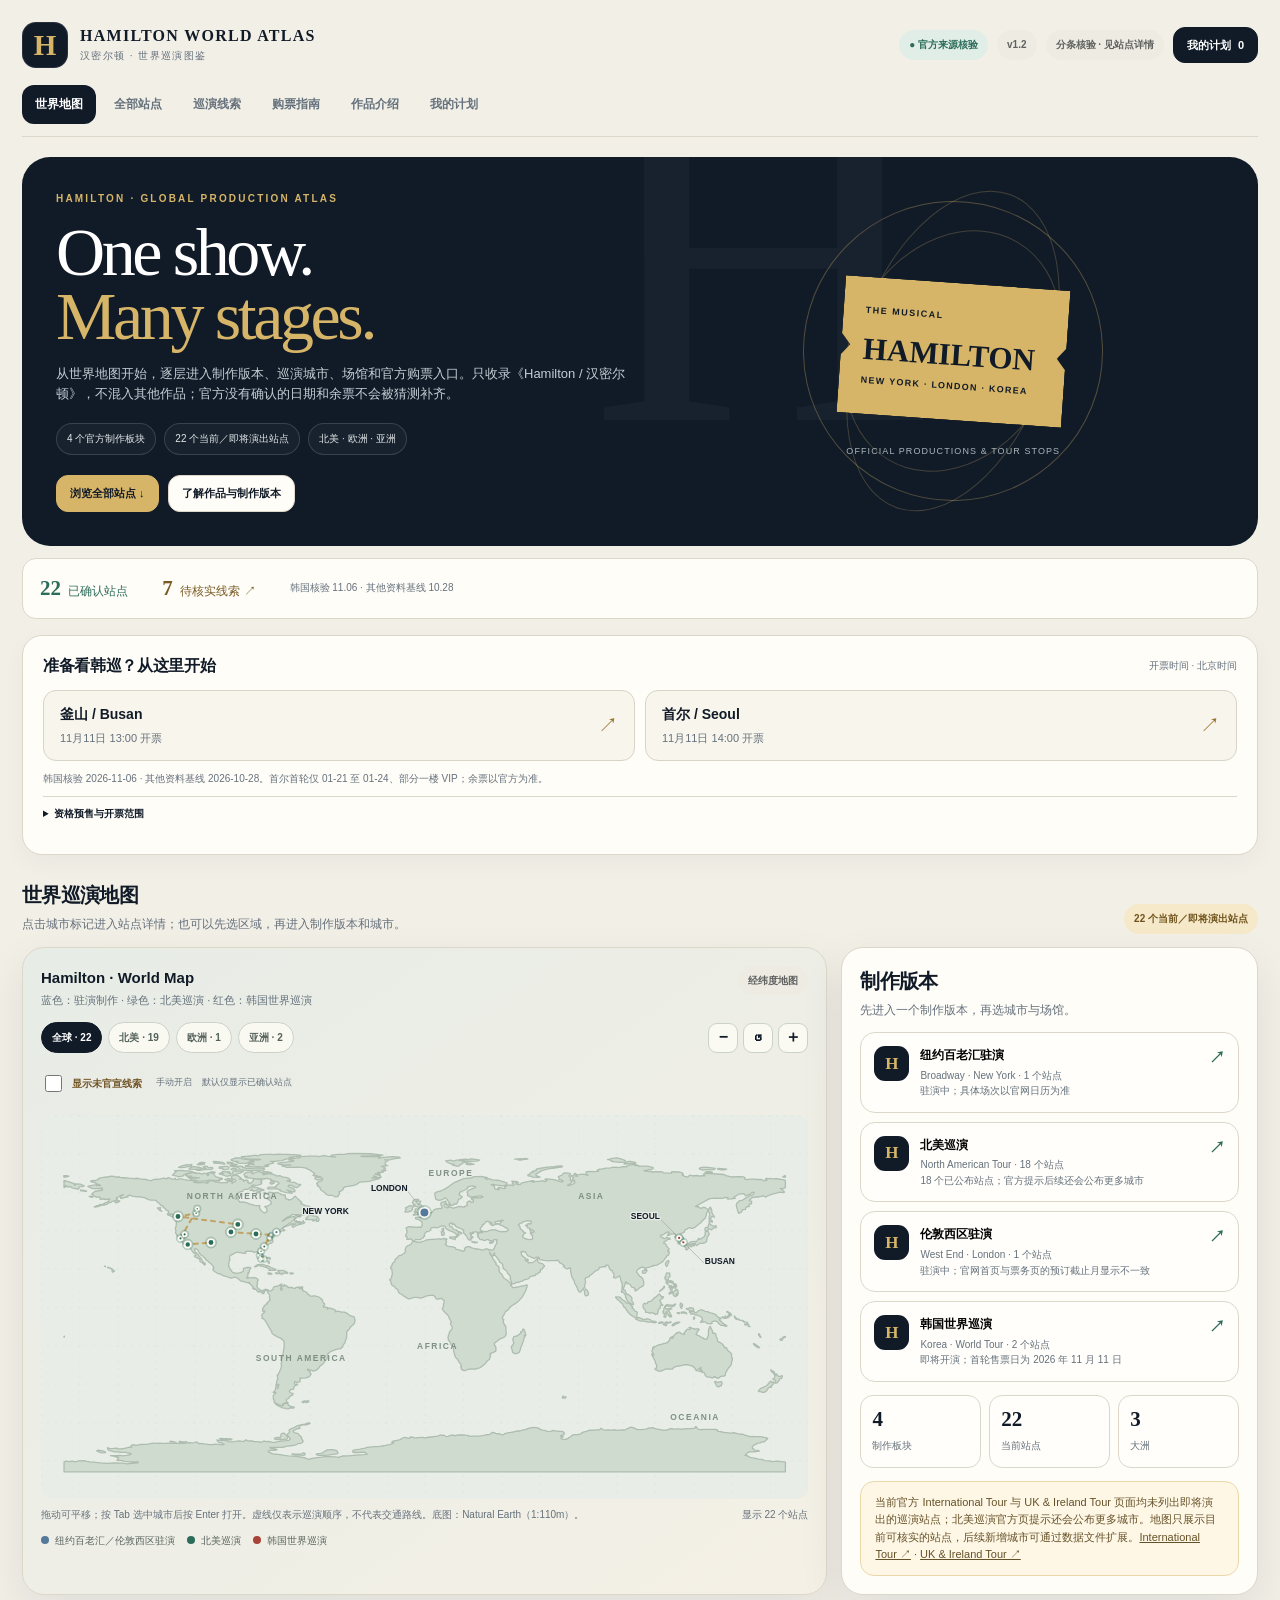
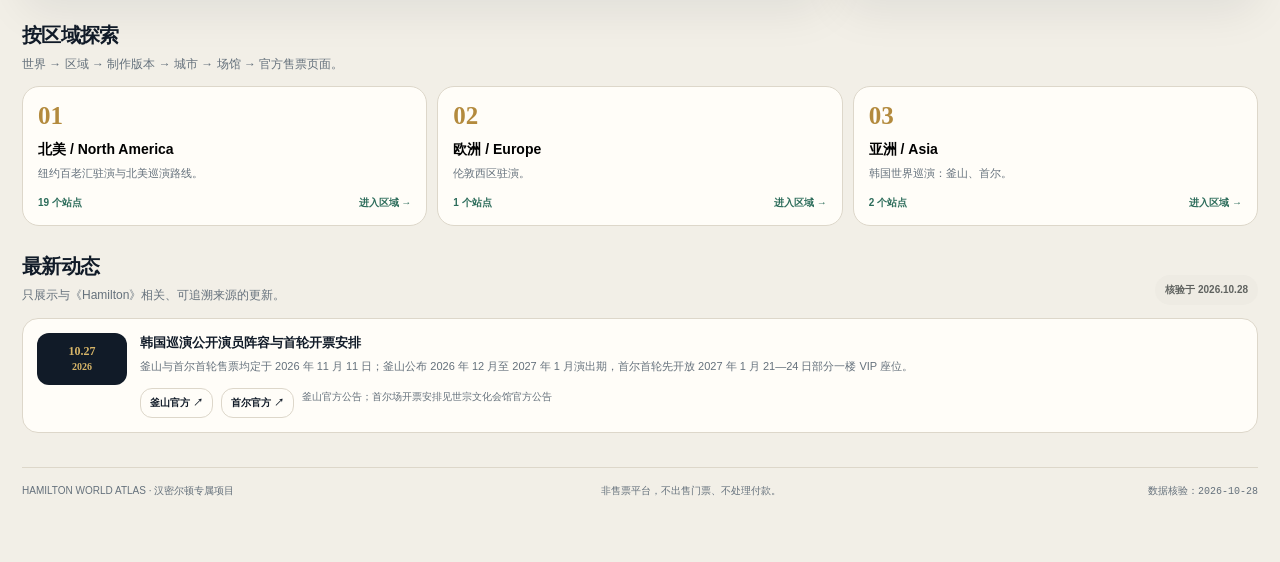
<file: index.html>
<!doctype html>
<html lang="zh-CN">
<head>
<meta charset="utf-8">
<meta name="viewport" content="width=device-width,initial-scale=1,viewport-fit=cover">
<meta name="theme-color" content="#111b28">
<meta name="description" content="Hamilton World Atlas：只追踪《汉密尔顿》当前官方确认的驻演与巡演站点，提供世界地图、城市层级导航、官方购票入口和个人计划。">
<link rel="icon" href="data:,">
<title>Hamilton World Atlas｜汉密尔顿世界巡演图鉴</title>
<style>
:root{--ink:#111b28;--ink2:#263444;--muted:#65717c;--paper:#fffdf8;--canvas:#f2efe7;--line:#ddd7ca;--gold:#d7b568;--gold-light:#f5e9c9;--teal:#2c6c5a;--teal-light:#e1eee7;--red:#a84338;--blue:#55799b;--shadow:0 16px 45px rgba(17,27,40,.08);--radius:22px}*{box-sizing:border-box}html{scroll-behavior:smooth}body{margin:0;background:var(--canvas);color:var(--ink);font-family:Inter,-apple-system,BlinkMacSystemFont,"Segoe UI","PingFang SC","Microsoft YaHei",sans-serif;line-height:1.55}button,input,select,textarea{font:inherit}button,a{touch-action:manipulation}button{cursor:pointer}a{color:inherit}.shell{max-width:1280px;margin:auto;padding:18px 22px 64px}.top{display:flex;align-items:center;justify-content:space-between;gap:16px;padding:4px 0 17px}.brand{display:flex;align-items:center;gap:12px;min-width:0}.brand-mark{width:46px;height:46px;display:grid;place-items:center;border-radius:14px;background:var(--ink);color:var(--gold);font:800 29px Georgia,serif;box-shadow:inset 0 0 0 1px #ffffff18}.brand h1{font:700 16px Georgia,"Times New Roman",serif;letter-spacing:.08em;margin:0}.brand p{margin:3px 0 0;font-size:10px;letter-spacing:.14em;text-transform:uppercase;color:var(--muted)}.top-meta{display:flex;align-items:center;gap:9px;flex-wrap:wrap;justify-content:flex-end}.stamp,.chip{display:inline-flex;align-items:center;gap:6px;border-radius:999px;padding:7px 10px;font-size:10px;font-weight:850;white-space:nowrap}.stamp{background:var(--teal-light);color:var(--teal)}.chip{background:#eeebe3;color:#5f625f}.chip.gold{background:var(--gold-light);color:#70541d}.chip.red{background:#f4e4e1;color:#873a32}.nav{display:flex;gap:5px;overflow:auto;padding:0 0 12px;border-bottom:1px solid var(--line)}.nav button{flex:0 0 auto;border:0;background:transparent;color:var(--muted);padding:10px 13px;border-radius:12px;font-size:12px;font-weight:850}.nav button.active{background:var(--ink);color:white}.view{display:none}.view.active{display:block}.hero{position:relative;overflow:hidden;display:grid;grid-template-columns:1.05fr .95fr;gap:28px;align-items:center;background:var(--ink);color:white;border-radius:28px;margin-top:20px;padding:34px;min-height:315px}.hero:after{content:"H";position:absolute;right:26%;top:-115px;font:500 480px/.9 Georgia,serif;color:#ffffff07;pointer-events:none}.eyebrow{color:var(--gold);font-size:10px;letter-spacing:.22em;font-weight:900;text-transform:uppercase}.hero h2{position:relative;z-index:1;font:500 clamp(39px,5.5vw,68px)/.94 Georgia,"Times New Roman",serif;letter-spacing:-.05em;margin:15px 0}.hero h2 em{color:var(--gold);font-style:normal}.hero p{position:relative;z-index:1;color:#c5cdd4;font-size:13px;max-width:580px;margin:0}.hero-actions{display:flex;gap:9px;flex-wrap:wrap;margin-top:20px;position:relative;z-index:1}.hero-art{position:relative;min-height:220px;display:grid;place-items:center}.orbit{position:absolute;width:min(300px,95%);aspect-ratio:1;border:1px solid #d7b56855;border-radius:50%;transform:rotate(-23deg)}.orbit:before,.orbit:after{content:"";position:absolute;inset:22px 48px;border:1px solid #d7b56840;border-radius:50%;transform:rotate(54deg)}.orbit:after{inset:53px -18px;transform:rotate(-47deg)}.hero-ticket{position:relative;z-index:1;width:225px;min-height:137px;background:var(--gold);color:var(--ink);padding:19px 22px;transform:rotate(4deg);box-shadow:0 24px 45px #0005;clip-path:polygon(0 0,100% 0,100% 42%,96% 50%,100% 58%,100% 100%,0 100%,0 58%,4% 50%,0 42%)}.hero-ticket small{font-size:9px;font-weight:900;letter-spacing:.17em}.hero-ticket strong{display:block;font:800 31px/.98 Georgia,serif;margin-top:13px}.hero-ticket span{display:block;font-size:9px;font-weight:900;letter-spacing:.14em;margin-top:10px}.hero-foot{position:absolute;bottom:2px;left:0;right:0;text-align:center;font-size:9px;color:#aab5bc;letter-spacing:.12em}.hero-metrics{display:flex;gap:8px;flex-wrap:wrap;margin-top:19px;position:relative;z-index:1}.hero-metrics span{border:1px solid #ffffff24;background:#ffffff08;border-radius:99px;padding:7px 10px;font-size:10px;color:#e3e7e9}.section{margin-top:25px}.section-head{display:flex;justify-content:space-between;align-items:end;gap:14px;margin-bottom:13px}.section-head h2{margin:0;font-size:20px;letter-spacing:-.035em}.section-head p{margin:4px 0 0;color:var(--muted);font-size:12px}.panel{background:var(--paper);border:1px solid var(--line);border-radius:var(--radius);padding:18px;min-width:0;box-shadow:var(--shadow)}.map-layout{display:grid;grid-template-columns:minmax(0,1.45fr) minmax(300px,.75fr);gap:14px}.map-panel{background:linear-gradient(145deg,#e7ece6,#f4f0e6);overflow:hidden}.map-title{display:flex;justify-content:space-between;gap:12px;align-items:start}.map-title h3{margin:0;font-size:15px}.map-title p{margin:3px 0 0;color:var(--muted);font-size:11px}.map-controls{display:flex;align-items:center;gap:6px;flex-wrap:wrap;margin-top:13px}.map-filter{border:1px solid #cbd3c9;background:#f9f8f1;color:#53625b;padding:7px 10px;border-radius:999px;font-size:10px;font-weight:850}.map-filter.active{background:var(--ink);color:white;border-color:var(--ink)}.zoom-controls{display:flex;gap:5px;margin-left:auto}.zoom-controls button{width:30px;height:30px;border:1px solid #cbd3c9;background:#faf9f2;border-radius:9px;font-weight:900;color:var(--ink)}.world-map{display:block;width:100%;margin:10px auto 0;max-height:465px;min-height:260px}.ocean-grid{fill:none;stroke:#c9d4cc;stroke-width:1;stroke-dasharray:2 8}.land{fill:#d0dbd0;stroke:#aebdaf;stroke-width:1.3;stroke-linejoin:round}.land-detail{fill:#c4d2c6;stroke:#a9bba9;stroke-width:1}.route-line{fill:none;stroke:#bd9647;stroke-width:2;stroke-dasharray:4 5;stroke-linecap:round;opacity:.8}.korea-line{fill:none;stroke:#2c6c5a;stroke-width:2.6;stroke-dasharray:3 4;stroke-linecap:round}.leader{stroke:#8b9a8e;stroke-width:1;opacity:.65}.map-marker{cursor:pointer;outline:none}.map-marker .hit{fill:transparent}.map-marker .halo{fill:#2c6c5a20;stroke:#2c6c5a50;stroke-width:1}.map-marker .dot{fill:var(--teal);stroke:#fffdf8;stroke-width:2}.map-marker.resident .dot{fill:var(--blue)}.map-marker.korea .dot{fill:var(--red)}.map-marker:hover .dot,.map-marker:focus .dot,.map-marker.selected .dot{fill:#d5a74c;stroke:var(--ink);stroke-width:2.5}.map-marker text{font-size:11px;font-weight:900;fill:var(--ink);paint-order:stroke;stroke:#e7ece6;stroke-width:3.5px;stroke-linejoin:round}.map-region-label{font-size:11px;font-weight:900;letter-spacing:2px;fill:#75877a;opacity:.9}.map-caption{display:flex;justify-content:space-between;gap:10px;flex-wrap:wrap;padding-top:8px;color:var(--muted);font-size:10px}.legend{display:flex;gap:12px;flex-wrap:wrap;margin-top:10px;color:#59665f;font-size:10px}.legend span{display:inline-flex;align-items:center;gap:6px}.legend i{width:8px;height:8px;border-radius:50%;display:inline-block;background:var(--teal)}.legend .resident-dot{background:var(--blue)}.legend .korea-dot{background:var(--red)}.prod-list{display:grid;gap:9px;margin-top:12px}.prod-card{display:flex;gap:11px;align-items:start;width:100%;border:1px solid var(--line);border-radius:15px;padding:13px;background:#fffefa;text-align:left;transition:.16s}.prod-card:hover,.prod-card:focus-visible{border-color:#c9a454;transform:translateY(-1px);outline:none}.prod-mark{width:35px;height:35px;display:grid;place-items:center;border-radius:11px;background:var(--ink);color:var(--gold);font:800 17px Georgia,serif;flex-shrink:0}.prod-card h4{font-size:12px;margin:0 0 3px}.prod-card p{font-size:10px;color:var(--muted);margin:0}.prod-card .arrow{margin-left:auto;color:var(--teal);font-weight:900}.stat-grid{display:grid;grid-template-columns:repeat(3,1fr);gap:8px;margin-top:13px}.stat{border:1px solid var(--line);border-radius:13px;padding:11px;background:#fffefa}.stat strong{display:block;font:700 21px Georgia,serif}.stat span{font-size:10px;color:var(--muted)}.notice{background:#fff7e6;border:1px solid #ead8a9;color:#645127;border-radius:14px;padding:12px 14px;font-size:11px}.btn{display:inline-flex;align-items:center;justify-content:center;gap:7px;border:1px solid var(--line);background:var(--paper);color:var(--ink);border-radius:12px;padding:10px 13px;font-size:11px;font-weight:850;text-decoration:none;line-height:1.35}.btn.primary{background:var(--ink);color:#fff;border-color:var(--ink)}.btn.gold{background:var(--gold);color:var(--ink);border-color:var(--gold)}.btn.small{padding:7px 9px;font-size:10px}.btn:hover{filter:brightness(.97)}.btn-row{display:flex;gap:8px;flex-wrap:wrap;margin-top:13px}.region-grid{display:grid;grid-template-columns:repeat(3,minmax(0,1fr));gap:10px}.region-card{background:var(--paper);border:1px solid var(--line);border-radius:17px;padding:15px;text-align:left;display:block;width:100%;transition:.15s}.region-card:hover{border-color:#c9a454;transform:translateY(-1px)}.region-card .region-no{font:800 25px Georgia,serif;color:#b38a3d}.region-card h3{font-size:14px;margin:7px 0 4px}.region-card p{font-size:11px;color:var(--muted);margin:0}.region-card .region-bottom{display:flex;justify-content:space-between;gap:8px;margin-top:13px;font-size:10px;color:var(--teal);font-weight:850}.filter-row{display:grid;grid-template-columns:minmax(220px,1fr) 200px 230px;gap:9px;margin-bottom:14px}.field{display:grid;gap:6px;min-width:0}.field label{font-size:11px;font-weight:850;color:#46515a}.field input,.field select,.field textarea{width:100%;min-width:0;border:1px solid var(--line);background:#fff;border-radius:11px;padding:11px 12px;color:var(--ink)}.field textarea{min-height:85px;resize:vertical}.cards-grid{display:grid;grid-template-columns:repeat(3,minmax(0,1fr));gap:11px}.stop-card{border:1px solid var(--line);background:var(--paper);border-radius:17px;padding:15px;display:flex;flex-direction:column;gap:8px;min-height:174px}.stop-card h3{font-size:15px;margin:0}.stop-card .en{font-size:10px;color:var(--muted);margin-top:-5px}.stop-card p{font-size:11px;color:var(--muted);margin:0}.stop-card .card-bottom{display:flex;justify-content:space-between;align-items:center;gap:8px;margin-top:auto;padding-top:8px}.crumb{display:flex;gap:7px;align-items:center;flex-wrap:wrap;margin:20px 0 13px;color:var(--muted);font-size:11px}.crumb button{border:0;background:transparent;color:var(--teal);font-size:11px;font-weight:850;padding:0}.detail-head{display:flex;justify-content:space-between;align-items:start;gap:15px;margin:16px 0}.detail-head h2{font:500 clamp(29px,4vw,42px)/1 Georgia,serif;letter-spacing:-.04em;margin:9px 0}.detail-head p{color:var(--muted);font-size:12px;margin:8px 0 0}.detail-grid{display:grid;grid-template-columns:minmax(0,1.1fr) minmax(300px,.9fr);gap:13px}.dark-card{position:relative;overflow:hidden;background:var(--ink);color:white;border-radius:20px;padding:22px}.dark-card:after{content:"H";position:absolute;right:10px;bottom:-58px;font:500 210px Georgia,serif;color:#ffffff08}.dark-card h3{position:relative;z-index:1;font:500 28px/1.04 Georgia,serif;margin:12px 0 6px}.dark-card p{position:relative;z-index:1;color:#c6d0d5;font-size:12px;margin:0}.info-list{display:grid;margin-top:8px}.info-row{display:grid;grid-template-columns:110px 1fr;gap:10px;padding:12px 0;border-bottom:1px solid var(--line)}.info-row:last-child{border-bottom:0}.info-row .label{font-size:11px;color:var(--muted)}.info-row strong{font-size:12px}.info-row p{font-size:11px;color:var(--muted);margin:3px 0 0}.price-grid{display:grid;grid-template-columns:repeat(5,minmax(0,1fr));gap:6px;margin-top:10px}.price-choice{border:1px solid var(--line);background:white;border-radius:11px;padding:9px 4px;text-align:center;color:var(--ink)}.price-choice strong{display:block;font-size:11px}.price-choice span{font-size:9px;color:var(--muted)}.price-choice.active{border-color:var(--teal);background:var(--teal-light);box-shadow:inset 0 0 0 1px var(--teal)}.countdown{display:flex;justify-content:space-between;align-items:center;gap:12px;background:var(--gold-light);border-radius:14px;padding:12px 14px;margin-top:12px}.countdown span{font-size:10px;color:#6c5626}.countdown strong{font-size:15px;font-variant-numeric:tabular-nums}.steps{display:grid;gap:8px;margin-top:12px}.step{border:1px solid var(--line);border-radius:13px;padding:12px;background:#fffefa}.step summary{cursor:pointer;font-size:12px;font-weight:850}.step p{font-size:11px;color:var(--muted);margin:8px 0 0}.guide-grid{display:grid;grid-template-columns:repeat(3,minmax(0,1fr));gap:11px}.guide-card{border:1px solid var(--line);background:var(--paper);border-radius:17px;padding:16px}.guide-number{width:30px;height:30px;display:grid;place-items:center;background:var(--gold-light);color:#72551d;border-radius:10px;font:800 13px Georgia,serif}.guide-card h3{font-size:13px;margin:11px 0 5px}.guide-card p{font-size:11px;color:var(--muted);margin:0}.guide-card .btn{margin-top:12px}.news-card{display:grid;grid-template-columns:90px 1fr;gap:13px;align-items:start;border:1px solid var(--line);border-radius:16px;background:var(--paper);padding:14px}.news-date{background:var(--ink);color:var(--gold);border-radius:12px;text-align:center;padding:11px 7px;font:700 12px Georgia,serif}.news-card h3{font-size:13px;margin:0 0 5px}.news-card p{font-size:11px;color:var(--muted);margin:0}.about-hero{background:var(--ink);color:white;border-radius:24px;padding:28px;display:grid;grid-template-columns:1fr auto;gap:22px;align-items:center}.about-hero h2{font:500 clamp(30px,4vw,46px)/1.02 Georgia,serif;margin:10px 0}.about-hero p{font-size:12px;color:#c7d0d5;max-width:780px;margin:0}.about-stats{display:grid;grid-template-columns:repeat(3,minmax(0,1fr));gap:8px;margin-top:14px}.about-stat{border:1px solid #ffffff22;border-radius:12px;padding:12px}.about-stat strong{display:block;color:var(--gold);font:700 24px Georgia,serif}.about-stat span{font-size:10px;color:#c7d0d5}.timeline{display:grid;gap:10px}.timeline-item{display:grid;grid-template-columns:110px 1fr;gap:12px;padding:13px;border-bottom:1px solid var(--line)}.timeline-item time{font-size:11px;color:var(--teal);font-weight:900}.timeline-item h3{font-size:13px;margin:0 0 4px}.timeline-item p{font-size:11px;color:var(--muted);margin:0}.plan-grid{display:grid;grid-template-columns:minmax(0,1.1fr) minmax(290px,.9fr);gap:13px}.form-grid{display:grid;grid-template-columns:repeat(2,minmax(0,1fr));gap:11px}.toolbar{display:flex;gap:8px;flex-wrap:wrap;margin-top:13px}.saved{border:1px solid var(--line);border-radius:14px;padding:14px;background:#fff;margin-top:12px}.saved h3{font-size:13px;margin:0 0 6px}.saved p{font-size:11px;color:var(--muted);margin:0 0 7px}.checklist{display:grid;gap:10px;margin-top:12px}.checklist label{display:flex;align-items:start;gap:9px;font-size:11px;color:#45515a}.checklist input{accent-color:var(--teal);margin-top:3px}.footnote{font-size:10px;color:var(--muted);line-height:1.7}.footer{border-top:1px solid var(--line);margin-top:34px;padding-top:15px;display:flex;justify-content:space-between;gap:12px;flex-wrap:wrap;color:var(--muted);font-size:10px}.toast{position:fixed;left:50%;bottom:20px;transform:translate(-50%,15px);opacity:0;pointer-events:none;background:var(--ink);color:white;padding:11px 15px;border-radius:12px;font-size:12px;box-shadow:var(--shadow);transition:.18s;z-index:100}.toast.show{opacity:1;transform:translate(-50%,0)}.empty{border:1px dashed #c9c2b5;border-radius:15px;padding:22px;text-align:center;color:var(--muted);font-size:12px}.hidden{display:none!important}
@media(max-width:900px){.shell{padding:12px 12px 45px}.hero{grid-template-columns:1fr;padding:25px;gap:8px}.hero-art{min-height:170px}.hero h2{font-size:46px}.map-layout,.detail-grid,.plan-grid{grid-template-columns:1fr}.cards-grid{grid-template-columns:repeat(2,minmax(0,1fr))}.guide-grid{grid-template-columns:repeat(2,minmax(0,1fr))}.filter-row{grid-template-columns:1fr 1fr}.filter-row .field:first-child{grid-column:1/-1}.about-hero{grid-template-columns:1fr}.region-grid{grid-template-columns:1fr}.top-meta .chip{display:none}}
@media(max-width:560px){.shell{padding:10px 10px 38px}.brand h1{font-size:13px}.brand p{font-size:8px}.brand-mark{width:40px;height:40px}.hero{border-radius:20px;padding:21px}.hero h2{font-size:39px}.hero-art{min-height:150px}.hero-ticket{width:190px;min-height:118px}.section-head{align-items:start;flex-direction:column}.map-layout{grid-template-columns:1fr}.world-map{min-height:220px}.cards-grid,.guide-grid,.form-grid{grid-template-columns:1fr}.filter-row{grid-template-columns:1fr}.filter-row .field:first-child{grid-column:auto}.detail-head{flex-direction:column}.price-grid{grid-template-columns:repeat(3,minmax(0,1fr))}.info-row{grid-template-columns:88px 1fr}.stat-grid{grid-template-columns:repeat(3,minmax(0,1fr))}.stat{padding:9px}.stat strong{font-size:18px}.timeline-item{grid-template-columns:1fr;gap:4px}.news-card{grid-template-columns:70px 1fr}.about-stats{grid-template-columns:1fr 1fr}.top-meta .stamp{font-size:9px}.nav button{padding:9px 11px}}
.land,.route-line,.korea-line{vector-effect:non-scaling-stroke}.map-marker .halo,.map-marker text,.map-marker .leader{pointer-events:none}
@media(max-width:900px){.top-meta #app-version{display:inline-flex}}
/* Shared v1.1 mobile-first presentation; no remote fonts or assets. */
.quick-start{margin-top:16px;padding:18px 20px;background:#fffdf8;border:1px solid #ddd7ca;border-radius:20px;box-shadow:0 8px 25px rgba(17,27,40,.04)}
.quick-start-heading{display:flex;justify-content:space-between;align-items:center;gap:10px;margin-bottom:12px}
.quick-start-heading h3{margin:0;font-size:16px;letter-spacing:-.02em}
.quick-start-heading small{color:#65717c;font-size:10px}
.quick-start-grid{display:grid;grid-template-columns:1fr 1fr;gap:10px}
.quick-city{display:flex;align-items:center;justify-content:space-between;gap:12px;padding:13px 16px;min-height:66px;border:1px solid #d9d4c7;border-radius:13px;background:#f8f5ed;color:#111b28;text-align:left;cursor:pointer}
.quick-city strong{font-size:14px;display:block}
.quick-city small{display:block;margin-top:4px;font-size:11px;color:#65717c}
.quick-city .quick-arrow{font-size:20px;color:#9a732d}
.quick-city:hover,.quick-city:focus-visible{border-color:#9a732d;background:#f5e9c9;outline:2px solid transparent}
.quick-note{margin:10px 0 0;font-size:10px;color:#65717c;line-height:1.5}
.hero-copy-full{display:block}.hero-copy-mobile{display:none}
.mini-container{padding-top:56px}
.mini-container .map-title .chip{font-size:9px}
@media(max-width:560px){
  .top{align-items:center;gap:8px;padding-bottom:12px}.top-meta{gap:5px}.top-meta .stamp{display:none}
  .brand{gap:8px}.brand h1{font-size:12px;letter-spacing:.035em}.brand p{letter-spacing:.05em;font-size:9px}
  .nav{gap:2px;padding-bottom:8px}.nav button{min-height:44px;padding:10px 9px;font-size:11px}
  .hero{display:block;min-height:0;margin-top:14px;padding:18px 18px 16px;border-radius:20px}
  .hero h2{font-size:34px;line-height:.98;margin:10px 0}.hero .eyebrow{font-size:8px;letter-spacing:.14em}
  .hero .hero-art{display:none}.hero p{font-size:11px;line-height:1.5}.hero-copy-full{display:none}.hero-copy-mobile{display:block}
  .hero-metrics{margin-top:11px;gap:5px}.hero-metrics span{padding:4px 7px;font-size:9px}.hero-metrics #metric-regions{display:none}
  .hero-metrics{display:none}
  .hero-actions{margin-top:12px;gap:7px}.hero-actions .btn{min-height:44px;font-size:10px;padding:9px 10px}
  .quick-start{margin-top:12px;padding:13px;border-radius:16px}.quick-start-heading{margin-bottom:9px}.quick-start-heading h3{font-size:14px}.quick-start-heading small{font-size:9px}
  .quick-start-grid{gap:8px}.quick-city{padding:11px 10px;gap:5px;min-height:70px}.quick-city strong{font-size:13px}.quick-city small{font-size:10px}.quick-city .quick-arrow{font-size:16px}
  .quick-note{font-size:9px;margin-top:8px}
  .quick-start-heading{align-items:start}.quick-start-heading small{display:block;white-space:nowrap;font-size:9px}
  #view-map>.section>.section-head p,#global-count-badge{display:none}
  .section{margin-top:20px}.section-head{gap:8px;margin-bottom:10px}.section-head h2{font-size:18px}
  .map-panel{padding:13px}.map-title h3{font-size:13px}.map-title p{font-size:10px}
  .map-controls{gap:5px;margin-top:11px}.map-filter{min-height:44px;padding:9px 9px;font-size:10px}
  .zoom-controls{gap:4px}.zoom-controls button{width:44px;height:44px}
  .world-map{margin-top:7px;min-height:190px}.map-caption{font-size:9px}.legend{gap:8px;font-size:9px}
  .mini-container .shell{padding-top:10px}
  .mini-container .hero{padding-top:14px;padding-bottom:12px}
  .mini-container .quick-start{padding-top:10px;padding-bottom:10px;margin-top:10px}
}
@media(max-width:360px){.quick-start-grid{grid-template-columns:1fr}.brand h1{max-width:160px}.hero h2{font-size:31px}}

/* Shared v1.2: explicit confidence, navy/gold identity, no external assets. */
.confidence-strip{display:flex;align-items:center;gap:18px;padding:13px 17px;margin-top:12px;border:1px solid var(--line);background:var(--paper);border-radius:14px;font-size:12px}
.confidence-strip strong{font:700 21px Georgia,serif;margin-right:4px}.confidence-strip>span{color:var(--teal)}
.confidence-strip button{border:0;background:transparent;padding:4px;color:#785a22;text-align:left}.confidence-strip small{margin-left:auto;color:var(--muted);font-size:10px}
.lead-grid{display:grid;grid-template-columns:repeat(3,minmax(0,1fr));gap:14px;margin-top:17px}
.lead-card{display:flex;flex-direction:column;gap:12px;min-width:0;background:var(--paper);border:1px solid var(--line);border-top:3px solid #b99552;border-radius:18px;padding:20px}
.lead-card-top,.lead-card-bottom{display:flex;justify-content:space-between;align-items:center;gap:8px;flex-wrap:wrap}
.lead-status{display:inline-flex;background:#f4e9cf;border:1px solid #d5bd83;color:#695022;border-radius:8px;padding:5px 8px;font-size:11px;font-weight:800}
.lead-kind{color:var(--muted);font-size:9px;letter-spacing:.06em}.lead-card h3{margin:0;font-size:24px;line-height:1.3}
.lead-card h3 small{font:400 14px Georgia,serif;color:var(--muted)}.lead-card p{margin:0;font-size:12px;color:var(--muted);overflow-wrap:anywhere}
.lead-card .lead-date,.lead-date{font-size:13px;color:var(--ink);font-weight:600;line-height:1.8}
.lead-provenance{display:grid;gap:4px;padding-top:10px;border-top:1px solid var(--line);font-size:11px;color:var(--muted)}
.lead-provenance strong{color:var(--ink)}.lead-card-bottom{margin-top:auto}.lead-card-bottom small{color:#7b5e29;font-size:11px}
.lead-card .btn{min-height:44px}.lead-warning{background:#f7ecd6;border:1px solid #d9bf86;border-radius:12px;padding:13px 15px;font-size:12px;line-height:1.8;color:#674b1e}
.lead-intro .eyebrow{color:#8b6a2b}.lead-intro h2{font-size:30px;margin-top:10px}.lead-official{margin-top:20px}.lead-official h3{margin:0}.lead-official p{font-size:12px;color:var(--muted)}
.lead-layer-controls{display:flex;align-items:center;gap:10px;flex-wrap:wrap;margin:8px 0 0;font-size:10px}
.lead-layer-controls label{display:flex;align-items:center;gap:7px;min-height:44px;cursor:pointer;color:#715324;font-weight:700}
.lead-layer-controls input{width:17px;height:17px;accent-color:#9d7937}.lead-layer-controls label span{font-size:9px;font-weight:400;color:var(--muted)}
.lead-layer-controls small{font-size:9px;color:var(--muted)}.lead-map-warning{font-size:10px;color:#674b1e;border-top:1px dashed #b5a27d;padding-top:10px;margin:10px 0 0}
.lead-marker{cursor:pointer;outline:none}.lead-hit{fill:transparent}.lead-dot{fill:none;stroke:#886525}
.lead-marker:focus .lead-dot,.lead-marker:hover .lead-dot{stroke:var(--ink);stroke-width:2.5}
.lead-marker text{fill:#674b1e;font-weight:800;paint-order:stroke;stroke:#e8eee7;stroke-linejoin:round;pointer-events:none}
.lead-leader{stroke:#ae9566;stroke-width:.5;pointer-events:none}
.lead-dialog-open{overflow:hidden}.lead-dialog{position:fixed;left:0;top:0;right:0;bottom:0;inset:0;z-index:9000;display:flex;align-items:center;justify-content:center;padding:18px}
.lead-dialog-backdrop{position:absolute;left:0;top:0;right:0;bottom:0;inset:0;background:rgba(7,13,20,.7)}.lead-dialog-card{position:relative;width:100%;max-width:650px;max-height:85vh;overflow:auto;padding:26px;background:var(--paper);border:1px solid var(--line);border-radius:20px}
.lead-dialog-close{position:absolute;right:14px;top:14px;width:44px;height:44px;background:#f3eee3;border:1px solid var(--line);border-radius:12px;font-size:25px}
#lead-dialog-title{font-size:27px;margin:14px 40px 9px 0}.lead-dialog p{font-size:12px;line-height:1.8;overflow-wrap:anywhere}
.lead-dialog .lead-status{margin-right:48px}.lead-source{border-top:1px solid var(--line);padding-top:12px;margin-top:16px}.lead-source h4{margin:0;font-size:14px}
.lead-source-url{display:block;font-size:11px;overflow-wrap:anywhere;word-break:break-all;padding:10px 0;color:var(--teal)}
.lead-card button:focus-visible,.lead-marker:focus,.lead-dialog button:focus-visible,.lead-layer-controls input:focus-visible{outline:2px solid #9a732d;outline-offset:3px}
.korea-brief{margin-top:10px;border-top:1px solid var(--line);padding-top:9px;font-size:10px;color:var(--muted)}
.korea-brief summary{cursor:pointer;min-height:30px;font-weight:700;color:var(--ink)}.korea-brief p{margin:7px 0;line-height:1.7}
@media(max-width:900px){.lead-grid{grid-template-columns:repeat(2,minmax(0,1fr))}.confidence-strip{flex-wrap:wrap;gap:8px 15px}.confidence-strip small{width:100%;margin-left:0}}
@media(max-width:560px){.lead-grid{grid-template-columns:1fr;gap:12px}.lead-card{padding:18px}.lead-intro h2{font-size:26px}.confidence-strip{padding:9px 12px;margin-top:9px;font-size:10px;gap:3px 12px}.confidence-strip strong{font-size:18px}.confidence-strip button{min-height:35px}.confidence-strip small{font-size:9px}.lead-dialog{padding:10px}.lead-dialog-card{padding:19px;max-height:85vh;border-radius:16px}.lead-layer-controls{gap:0 8px}.lead-layer-controls small{display:none}.lead-warning{font-size:11px}}
@media(max-width:560px){
  .confidence-strip{padding:6px 12px}.confidence-strip small{display:none}
  .hero h2{font-size:27px;margin:8px 0;letter-spacing:-.045em}.hero h2 br{display:none}.hero h2 em:before{content:" "}
  .mini-container .hero{padding:12px 16px}.hero .eyebrow{font-size:7px}
  .quick-city{padding:9px;min-height:61px}.quick-start-heading{margin-bottom:7px}.quick-start-heading h3{font-size:13px}
  #view-map.active{display:flex;flex-direction:column}
  #view-map>.hero{order:0}#view-map>.confidence-strip{order:1}
  #view-map>.section{order:4}#view-map>.atlas-map-section{order:2}
  #view-map>#korea-quick-start{order:3}
  .top-meta #app-version{display:inline-flex;padding:4px 6px;font-size:9px}
}
/* Baseline for the older Xiaohongshu Chromium engine (no flex gap/inset). */
.lead-grid{grid-gap:14px}.lead-provenance{grid-gap:4px}
html:not(.supports-flex-gap) .lead-card> *+*{margin-top:12px}
html:not(.supports-flex-gap) .lead-card-top> *+*,html:not(.supports-flex-gap) .lead-card-bottom> *+*{margin-left:8px}
html:not(.supports-flex-gap) .confidence-strip> *+*{margin-left:12px}
html:not(.supports-flex-gap) .lead-layer-controls label> *+*{margin-left:7px}
.lead-card h3 small,.lead-dialog p,.lead-warning{word-wrap:break-word}
.lead-card button:focus,.lead-dialog button:focus,.lead-layer-controls input:focus{outline:2px solid #9a732d;outline-offset:3px}
@media(max-width:560px){.lead-grid{grid-gap:12px}}

</style>
</head>
<body>
<div class="shell">
<header class="top">
  <div class="brand"><div class="brand-mark">H</div><div><h1>HAMILTON WORLD ATLAS</h1><p>汉密尔顿 · 世界巡演图鉴</p></div></div>
  <div class="top-meta"><span class="stamp">● 官方来源核验</span><span class="chip" id="app-version">v1.1</span><span class="chip">数据核验于 2026.10.28</span><button class="btn primary" data-view="plan">我的计划 <span id="saved-badge">0</span></button></div>
</header>
<nav class="nav" aria-label="主导航">
  <button class="active" data-view="map">世界地图</button><button data-view="stops">全部站点</button><button data-view="guide">购票指南</button><button data-view="about">作品介绍</button><button data-view="plan">我的计划</button>
</nav>
<main>
<section class="view active" id="view-map">
  <div class="hero">
    <div><div class="eyebrow">Hamilton · Global Production Atlas</div><h2>One show.<br><em>Many stages.</em></h2><p class="hero-copy-full">从世界地图开始，逐层进入制作版本、巡演城市、场馆和官方购票入口。只收录《Hamilton / 汉密尔顿》，不混入其他作品；官方没有确认的日期和余票不会被猜测补齐。</p><p class="hero-copy-mobile">找城市、核对开票、保存观演计划。你的 Hamilton 看剧准备清单。</p><div class="hero-metrics"><span id="metric-productions">4 个官方制作板块</span><span id="metric-stops">22 个当前／即将演出站点</span><span id="metric-regions">北美 · 欧洲 · 亚洲</span></div><div class="hero-actions"><button class="btn gold" data-view="stops">浏览全部站点 ↓</button><button class="btn" data-view="about">了解作品与制作版本</button></div></div>
    <div class="hero-art" aria-hidden="true"><div class="orbit"></div><div class="hero-ticket"><small>THE MUSICAL</small><strong>HAMILTON</strong><span>NEW YORK · LONDON · KOREA</span></div><div class="hero-foot">OFFICIAL PRODUCTIONS & TOUR STOPS</div></div>
  </div>
  <div class="quick-start" id="korea-quick-start" aria-label="韩国观演快捷入口"></div>
  <div class="section"><div class="section-head"><div><h2>世界巡演地图</h2><p>点击城市标记进入站点详情；也可以先选区域，再进入制作版本和城市。</p></div><span class="chip gold" id="global-count-badge">22 个当前／即将演出站点</span></div>
    <div class="map-layout">
      <div class="panel map-panel">
        <div class="map-title"><div><h3>Hamilton · World Map</h3><p>蓝色：驻演制作 · 绿色：北美巡演 · 红色：韩国世界巡演</p></div><span class="chip">经纬度地图</span></div>
        <div class="map-controls"><button class="map-filter active" data-region-filter="all">全球</button><button class="map-filter" data-region-filter="north-america">北美</button><button class="map-filter" data-region-filter="europe">欧洲</button><button class="map-filter" data-region-filter="asia">亚洲</button><div class="zoom-controls"><button id="zoom-out" aria-label="缩小地图">−</button><button id="zoom-reset" aria-label="重置地图缩放">↺</button><button id="zoom-in" aria-label="放大地图">＋</button></div></div>
        <svg id="world-map" class="world-map" viewBox="0 0 1000 500" role="img" aria-label="汉密尔顿世界制作与巡演城市地图">
          <defs><pattern id="mapGrid" width="50" height="50" patternUnits="userSpaceOnUse"><path d="M50 0H0V50" class="ocean-grid"/></pattern></defs>
          <rect width="1000" height="500" rx="15" fill="#e8eee7"/><rect width="1000" height="500" rx="15" fill="url(#mapGrid)"/>
          <g id="map-content">
            <path class="land" fill-rule="evenodd" d="M344.452,441.208L343.681,442.425L342.920,443.500L337.449,443.173L331.611,443.314L328.340,442.518L328.340,442.425L326.911,441.721L332.786,441.814L338.417,442.049L340.363,441.066L341.745,440.225L344.452,441.208Z"/>
<path class="land" fill-rule="evenodd" d="M84.286,439.910L79.275,440.238L75.854,439.396L74.321,438.551L74.218,438.410L72.526,437.755L74.115,436.865L78.974,437.241L81.578,437.989L83.571,438.834L84.286,439.910Z"/>
<path class="land" fill-rule="evenodd" d="M382.099,436.445L385.314,437.476L386.442,438.927L386.752,439.954L386.856,441.172L382.814,441.924L378.565,442.530L373.658,443.092L368.187,443.561L362.002,443.420L358.571,442.623L359.031,441.641L364.606,440.986L366.852,440.189L368.488,439.162L369.672,438.272L371.252,437.427L372.944,436.445L374.269,436.445L378.161,435.931L382.099,436.445Z"/>
<path class="land" fill-rule="evenodd" d="M183.504,425.584L186.878,425.960L189.999,425.540L188.514,426.381L186.060,426.992L182.432,426.802L179.819,425.960L180.383,425.164L183.504,425.584Z"/>
<path class="land" fill-rule="evenodd" d="M172.148,425.540L176.143,426.474L174.602,426.381L171.227,426.146L167.646,425.491L169.544,424.978L172.148,425.540Z"/>
<path class="land" fill-rule="evenodd" d="M241.549,421.840L244.416,422.168L247.274,421.889L248.806,423.243L246.766,423.057L243.598,423.150L240.374,423.057L236.840,423.199L234.179,422.730L232.807,421.747L234.443,421.327L237.761,421.654L241.549,421.840Z"/>
<path class="land" fill-rule="evenodd" d="M321.262,419.507L321.572,420.583L321.112,421.517L320.397,422.406L317.333,422.734L314.409,423.203L310.988,423.158L312.266,422.220L309.192,422.548L306.278,422.875L304.285,422.172L304.135,421.189L307.002,420.255L308.788,419.972L311.805,420.065L312.576,418.848L312.727,417.963L312.670,416.042L314.155,414.918L316.562,414.542L317.944,415.432L318.555,416.321L319.683,417.401L320.548,418.428L321.262,419.507Z"/>
<path class="land" fill-rule="evenodd" d="M30.000,452.372L30.000,452.372L30.000,465.000L30.000,465.000ZM30.000,452.372L30.150,452.392L32.453,451.001L37.163,451.749L37.464,451.664L38.197,451.466L39.080,451.219L39.842,451.009L40.227,450.904L40.613,450.908L40.885,450.948L44.664,451.943L47.973,450.948L48.565,450.811L56.236,450.390L58.727,450.948L59.949,451.235L63.887,452.028L71.304,452.638L77.179,453.386L87.256,453.948L94.776,453.293L105.878,453.762L112.166,454.510L119.066,453.807L126.332,453.152L126.896,452.028L116.612,451.935L108.171,451.373L105.972,450.439L98.968,449.921L99.429,448.846L100.397,447.863L101.375,446.974L100.858,445.991L96.515,445.336L94.522,444.491L90.480,443.743L96.825,443.885L102.860,443.509L106.639,444.305L111.292,443.606L115.588,442.716L117.684,441.920L116.763,440.937L113.388,440.282L109.553,439.578L104.186,439.437L99.485,439.109L94.419,438.875L92.727,437.985L89.352,437.237L87.312,436.396L86.495,433.679L87.773,433.914L90.123,434.662L94.419,434.427L98.564,434.100L100.708,435.131L104.853,434.896L108.331,434.383L111.602,433.728L114.563,432.931L118.502,432.697L118.398,431.807L117.487,430.918L118.248,430.077L121.623,429.656L123.155,430.449L127.150,429.984L130.167,429.373L133.899,429.325L137.424,429.094L140.959,428.532L143.769,428.015L146.937,427.501L148.986,427.643L150.772,427.829L154.664,427.501L158.142,427.922L161.724,427.877L165.145,427.550L168.670,427.780L172.562,428.015L176.190,427.922L179.978,427.970L183.861,428.015L187.442,427.922L190.102,427.218L193.270,426.846L196.551,427.359L199.662,426.939L202.482,426.098L204.165,426.846L205.086,427.687L206.778,428.484L209.485,427.780L212.606,428.670L216.131,428.953L219.149,429.608L222.834,429.466L226.161,429.046L230.090,429.139L233.625,429.466L237.206,429.887L238.588,428.860L236.896,428.063L235.618,427.218L232.243,427.032L230.758,426.142L230.194,425.253L229.273,423.474L231.275,423.801L234.696,423.943L238.071,423.801L241.145,424.177L243.805,424.881L244.924,425.722L248.458,425.863L251.833,425.536L255.414,425.067L258.629,424.784L261.289,425.346L264.767,425.160L267.014,423.336L269.120,424.412L272.137,424.832L275.408,424.598L277.551,425.536L280.983,425.629L284.150,425.908L287.271,426.425L289.320,425.536L290.336,424.691L292.949,425.629L296.530,425.394L299.190,425.908L300.977,426.704L304.455,426.470L307.162,425.956L309.822,425.346L312.990,425.018L316.675,424.739L320.002,424.412L322.559,423.898L324.091,423.146L324.702,422.119L324.402,421.133L323.584,420.199L322.663,419.261L321.845,418.327L321.177,417.482L321.027,416.548L321.281,415.610L322.503,414.720L323.527,413.737L323.941,412.803L323.424,411.772L323.123,410.834L324.402,409.759L325.830,409.059L327.522,408.170L329.308,407.418L331.405,406.718L332.429,405.687L333.858,405.032L335.494,404.422L338.003,404.284L339.639,403.532L341.482,403.067L343.625,402.784L345.524,402.178L346.999,401.426L349.049,401.147L350.581,401.757L349.613,402.550L346.952,403.253L345.824,403.767L343.888,403.395L341.735,403.629L339.949,404.191L338.050,404.798L336.772,405.501L336.415,406.435L336.575,407.325L337.797,408.121L336.011,408.683L333.557,408.869L332.119,409.666L330.587,410.414L328.951,411.445L328.538,412.334L329.459,413.317L330.841,414.065L332.993,414.627L334.986,415.375L336.058,416.313L336.622,417.203L337.392,418.141L338.614,418.933L339.385,419.823L339.742,422.022L340.504,422.912L340.711,423.850L341.529,424.784L341.171,426.049L339.742,427.032L338.210,427.829L334.732,428.156L333.557,428.997L331.969,429.794L328.030,430.683L324.552,431.059L321.281,431.573L317.746,432.090L315.650,433.073L311.458,433.166L306.861,433.073L302.716,433.259L298.316,433.259L299.134,434.197L303.120,434.617L306.043,435.272L307.679,436.113L304.765,436.861L300.262,436.627L296.530,437.237L296.370,438.220L296.267,439.158L299.341,439.950L299.905,440.840L303.223,441.729L308.750,442.106L313.450,442.761L317.192,443.509L321.948,444.261L328.434,444.633L334.836,445.288L339.282,445.991L344.142,446.788L346.699,447.912L347.977,448.801L351.145,447.956L355.441,447.257L359.990,446.505L365.414,445.898L370.067,445.243L376.563,445.195L382.955,445.522L388.219,446.084L389.911,445.053L393.539,444.354L400.138,444.305L405.308,443.792L410.215,443.274L415.639,442.947L421.411,442.526L425.453,441.920L423.610,441.074L422.492,440.233L422.492,439.344L417.425,439.437L412.057,439.813L406.944,439.813L406.220,438.923L406.587,437.144L407.762,436.627L411.493,436.069L415.893,435.507L419.060,434.803L422.228,434.100L424.588,433.166L428.160,432.745L431.694,432.418L433.480,432.228L437.522,432.135L441.358,431.807L444.582,431.338L447.750,430.776L450.617,430.214L454.245,429.466L456.548,428.670L459.001,427.970L459.772,427.032L457.009,426.470L457.930,425.487L459.669,424.739L462.376,424.270L465.243,423.708L467.903,422.960L469.943,422.022L471.222,420.902L473.120,420.243L476.232,420.385L477.510,421.181L480.631,421.274L480.735,420.385L482.069,419.451L484.880,419.685L485.547,420.575L488.659,420.712L492.043,420.292L495.314,420.013L498.275,420.150L499.403,421.133L502.270,420.340L504.930,419.916L507.891,419.588L510.805,419.261L513.466,418.699L516.380,418.327L518.636,417.809L520.215,416.968L522.161,417.579L524.868,417.251L526.767,418.371L528.243,419.216L531.213,418.747L532.388,417.809L535.048,417.154L538.479,417.296L539.494,418.185L541.647,417.296L544.458,417.017L547.522,416.924L550.286,416.968L553.200,417.251L556.020,417.389L557.242,418.185L558.934,418.889L561.792,418.468L564.865,418.371L567.826,418.371L570.740,418.327L573.354,417.999L576.117,417.716L578.420,417.061L580.874,416.641L583.534,416.406L585.527,415.751L586.956,414.441L588.441,413.644L591.148,414.021L592.173,414.862L594.419,415.424L597.136,415.238L598.978,416.079L600.915,416.689L603.575,416.127L604.496,415.096L606.846,414.676L609.563,413.879L612.120,413.552L615.184,413.082L617.233,412.569L619.376,412.007L621.426,411.493L623.879,411.772L626.229,410.931L627.921,410.276L630.375,410.321L632.527,409.759L633.035,408.918L635.234,408.263L637.378,407.794L639.991,407.418L642.397,407.232L644.691,407.373L647.154,407.608L649.250,408.263L649.504,409.290L651.807,410.086L653.386,410.741L656.507,411.024L658.246,411.679L660.399,412.334L662.899,412.476L664.995,412.007L667.251,411.024L669.705,411.538L672.261,411.821L674.715,412.100L677.272,412.286L679.875,412.286L682.028,414.769L681.925,415.375L681.615,416.455L679.114,417.061L677.065,417.951L677.422,418.889L680.336,418.840L679.979,419.778L678.653,420.668L677.422,421.650L679.415,422.398L682.432,422.633L685.450,422.212L686.888,421.274L687.753,420.385L689.191,419.637L690.827,418.933L691.485,418.092L692.866,416.924L694.502,416.689L697.472,416.592L700.076,416.313L702.737,415.937L704.015,415.003L704.786,414.114L706.572,413.224L709.129,412.613L711.328,412.148L712.766,411.352L714.242,410.931L716.141,410.555L718.745,410.790L721.095,410.555L723.652,410.276L726.519,410.414L728.408,409.759L729.743,408.170L730.711,408.825L731.943,409.949L734.142,410.414L736.643,410.604L739.152,410.321L741.813,410.507L744.266,410.555L745.902,410.321L748.101,410.462L750.094,410.976L752.444,410.648L755.264,410.648L757.661,410.321L760.378,410.648L762.117,409.852L763.442,409.059L765.238,408.400L768.509,406.625L770.192,406.953L772.184,407.608L773.923,408.449L777.251,409.900L779.808,409.949L782.214,409.949L785.025,409.666L787.836,409.338L789.988,408.683L791.774,407.980L794.688,407.887L796.634,407.373L798.683,407.842L800.009,408.590L801.851,409.338L804.718,409.245L806.504,409.852L809.625,410.462L812.896,410.697L815.603,410.507L817.653,409.759L819.392,409.011L821.742,408.825L824.101,409.152L826.808,409.387L829.262,409.011L831.612,409.011L833.915,409.245L836.321,409.480L838.671,409.059L841.482,408.683L844.142,408.590L847.113,408.590L849.510,408.356L851.869,408.170L852.583,406.997L852.687,406.015L854.322,406.670L854.783,407.745L855.648,408.732L856.729,409.524L858.928,409.949L861.890,409.807L865.321,409.759L867.671,409.617L871.092,409.617L873.555,409.573L876.977,409.666L879.891,409.852L881.733,410.604L881.226,411.493L882.908,412.193L885.719,412.755L888.633,413.366L892.017,413.786L895.542,414.158L898.202,414.534L901.163,414.583L902.855,413.786L905.158,414.441L907.151,415.189L909.454,415.751L912.622,415.986L915.639,416.265L916.918,417.203L919.888,417.765L921.881,418.606L924.795,418.982L927.812,418.933L930.623,419.075L933.744,419.026L936.865,419.216L939.779,419.544L942.486,420.106L945.203,420.575L947.036,421.274L946.735,422.212L945.353,423.053L944.178,424.129L943.257,424.974L942.025,425.956L938.604,426.332L937.071,427.173L933.687,427.687L932.512,428.625L930.726,429.515L928.837,430.263L927.756,431.245L927.098,432.135L926.835,433.210L926.891,434.100L928.376,435.038L928.940,435.927L930.162,436.768L935.022,437.096L936.047,438.127L931.337,438.503L927.352,439.016L922.389,439.109L920.189,440.468L919.728,441.592L918.610,442.482L917.228,443.371L920.706,444.164L922.031,445.150L924.278,446.036L927.455,446.832L931.084,447.584L935.022,448.332L941.001,449.080L942.336,450.249L949.856,450.766L950.354,450.948L952.309,451.656L959.519,451.045L965.497,451.797L970.000,452.372L970.000,465.000L500.000,465.000L30.000,465.000ZM970.000,452.372L970.000,452.372L970.000,465.000L970.000,465.000Z"/>
<path class="land" fill-rule="evenodd" d="M323.095,378.641L326.488,380.077L330.145,380.671L328.970,381.868L326.488,381.985L325.163,381.144L324.298,382.111L322.061,382.850L319.231,382.580L317.333,381.864L314.597,381.516L311.307,380.182L308.647,378.900L305.047,376.223L307.199,376.725L310.865,378.322L314.334,379.179L315.678,378.083L316.524,376.446L318.931,375.459L320.792,375.742L321.788,376.850L323.095,378.641Z"/>
<path class="land" fill-rule="evenodd" d="M347.122,372.071L349.208,373.146L348.428,373.983L344.903,374.699L343.728,373.862L341.510,374.938L340.203,373.862L343.333,372.431L345.552,373.029L347.122,372.071Z"/>
<path class="land" fill-rule="evenodd" d="M683.513,368.751L679.499,368.905L679.434,367.635L679.819,366.649L679.998,366.160L681.680,366.912L684.153,367.211L684.237,367.664L683.513,368.751Z"/>
<path class="land" fill-rule="evenodd" d="M879.646,347.447L882.175,348.272L883.594,347.944L885.634,347.487L887.195,347.645L887.383,350.484L886.490,351.304L886.217,353.229L885.305,352.574L883.491,354.240L882.955,354.110L881.348,354.034L879.740,351.992L879.383,350.415L877.879,348.333L877.945,347.237L879.646,347.447Z"/>
<path class="land" fill-rule="evenodd" d="M951.773,347.750L952.365,348.737L954.227,347.770L954.979,348.777L954.979,349.784L954.010,350.892L952.300,352.651L950.965,353.613L951.933,354.761L949.921,354.790L947.684,355.691L946.979,357.256L945.503,359.670L943.445,360.737L942.148,361.421L939.741,361.368L938.049,360.584L935.210,360.414L934.778,359.537L936.178,357.766L939.459,355.408L941.142,354.960L943.022,354.050L945.259,352.796L946.829,351.559L947.985,349.776L948.981,349.174L949.367,347.839L951.200,346.735L951.773,347.750Z"/>
<path class="land" fill-rule="evenodd" d="M955.928,336.372L957.827,338.887L957.874,337.258L959.058,337.909L959.444,339.716L961.549,340.492L963.317,340.687L964.802,339.773L966.127,340.052L965.497,342.170L964.698,343.565L962.706,343.517L962.010,344.241L962.254,345.268L961.869,345.712L960.882,347.002L959.585,348.636L957.573,349.590L957.122,348.963L956.031,348.620L957.535,346.655L956.680,345.336L953.869,344.382L953.945,343.517L955.834,342.684L956.276,340.844L956.154,339.300L955.091,337.699L955.167,337.278L953.916,336.291L951.867,334.177L950.767,332.487L951.745,332.301L953.164,333.627L955.195,334.246L955.928,336.372Z"/>
<path class="land" fill-rule="evenodd" d="M936.366,302.938L935.379,303.512L933.941,302.865L932.071,301.790L930.388,300.524L928.658,298.842L928.301,298.029L929.420,298.066L930.886,298.878L932.033,299.687L932.870,300.358L935.013,301.838L936.366,302.938Z"/>
<path class="land" fill-rule="evenodd" d="M965.751,291.423L966.654,292.114L966.221,293.359L964.604,293.687L963.166,293.392L962.912,292.340L963.918,291.520L965.103,291.819L965.751,291.423Z"/>
<path class="land" fill-rule="evenodd" d="M30.000,289.551L30.000,289.551L30.000,288.382L30.000,288.382L30.536,288.273L30.216,289.421L30.000,289.551ZM970.000,289.551L968.336,290.137L966.672,290.638L966.334,289.749L967.641,289.259L968.468,289.126L970.000,288.382L970.000,288.382L970.000,289.551L970.000,289.551Z"/>
<path class="land" fill-rule="evenodd" d="M938.265,289.336L937.400,289.652L936.526,288.604L936.620,287.966L938.265,289.336Z"/>
<path class="land" fill-rule="evenodd" d="M936.338,285.677L936.761,287.602L936.056,287.302L935.511,287.432L935.144,286.773L935.088,284.941L936.338,285.677Z"/>
<path class="land" fill-rule="evenodd" d="M630.704,282.382L631.127,285.256L631.803,286.372L631.540,287.521L631.080,288.224L630.196,286.821L629.698,287.529L630.196,289.300L629.970,290.311L629.247,290.865L629.077,292.886L628.053,295.672L626.765,298.963L625.148,303.492L624.152,306.812L622.977,309.581L620.852,310.147L618.568,311.158L617.064,310.548L614.996,309.694L614.272,308.433L614.103,306.314L613.182,304.410L612.937,302.691L613.407,300.969L614.611,300.556L614.620,299.760L615.870,297.953L616.105,296.428L615.494,295.296L615.005,293.792L614.789,291.592L615.701,290.254L616.058,288.738L617.355,288.649L618.812,288.160L619.781,287.727L620.928,287.699L622.413,286.336L624.565,284.864L625.346,283.663L624.988,282.640L626.098,282.928L627.536,281.270L627.592,279.830L628.457,278.763L629.359,279.790L630.055,280.805L630.704,282.382Z"/>
<path class="land" fill-rule="evenodd" d="M874.852,282.879L875.792,284.755L877.475,283.853L878.340,284.864L879.590,285.798L879.317,286.858L879.881,288.904L880.276,290.096L880.934,290.387L881.639,292.429L881.385,293.671L882.231,295.288L885.061,296.537L886.913,297.674L888.661,298.713L888.313,299.291L889.808,300.791L890.823,303.375L891.866,302.849L892.929,303.884L893.568,303.516L894.019,306.047L895.871,307.515L897.083,308.429L899.123,310.362L899.856,312.282L899.922,313.645L899.744,315.121L900.985,317.150L900.834,319.265L900.383,320.373L899.678,322.504L899.734,323.874L899.217,325.585L898.061,327.760L896.134,328.933L895.175,330.784L894.301,331.965L893.530,334.027L892.524,335.216L891.866,337.003L891.528,338.649L891.660,339.405L890.165,340.234L887.242,340.323L884.826,341.301L883.632,342.227L882.053,343.254L879.891,342.195L878.293,341.774L878.697,340.529L877.268,340.982L874.984,342.712L872.728,342.065L871.243,341.685L869.748,341.515L867.219,340.824L865.537,339.352L865.048,337.537L864.446,336.332L863.159,335.361L860.649,335.074L861.504,333.914L860.874,332.143L859.596,333.793L857.274,334.233L858.646,332.911L859.041,331.532L860.047,330.364L859.840,328.593L857.716,330.631L856.080,331.448L855.084,333.348L853.044,332.365L853.129,331.100L851.493,329.365L850.111,328.472L850.600,327.918L847.254,326.470L845.421,326.401L842.911,325.241L838.229,325.467L834.855,326.321L831.875,327.117L829.384,326.959L826.620,328.185L824.355,328.739L823.857,329.988L822.889,330.958L820.670,331.019L819.034,331.229L816.722,330.797L814.851,331.055L813.056,331.165L811.505,332.438L810.744,332.333L809.428,333.008L808.177,333.764L806.269,333.671L804.521,333.671L801.748,332.147L800.347,331.690L800.404,330.324L801.701,329.996L802.143,329.454L802.049,328.597L802.368,326.935L802.077,325.520L800.695,323.102L800.272,321.740L800.385,320.381L799.341,318.824L799.275,318.121L798.119,317.171L797.790,315.298L796.305,313.410L795.938,312.391L797.085,313.422L796.211,311.207L797.499,311.898L798.279,312.824L798.232,311.599L796.935,309.719L796.690,308.967L796.079,308.251L796.371,306.872L796.897,306.282L797.254,305.089L796.982,303.690L798.053,301.972L798.251,303.791L799.360,302.150L801.475,301.349L802.754,300.330L804.746,299.453L805.931,299.267L806.655,299.562L808.713,298.672L810.292,298.405L810.687,297.884L811.383,297.665L812.821,297.722L815.566,297.023L816.985,295.963L817.653,294.686L819.185,293.473L819.307,292.518L819.373,291.220L821.197,289.191L822.296,291.253L823.415,290.776L822.484,289.648L823.302,288.487L824.449,289.005L824.769,287.189L826.197,286.013L826.827,285.071L828.143,284.662L828.181,283.995L829.328,284.274L829.375,283.676L830.521,283.332L831.781,283.008L833.708,284.104L835.165,285.519L836.791,285.535L838.455,285.762L837.900,284.448L839.151,282.535L840.335,281.909L839.921,281.314L841.059,279.948L842.638,279.107L843.973,279.390L846.173,278.941L846.126,277.720L844.208,276.931L845.599,276.584L847.329,277.178L848.720,278.156L850.920,278.767L851.662,278.524L853.279,279.260L854.802,278.577L855.789,278.783L856.400,278.326L857.594,279.507L856.898,280.785L855.911,281.751L855.009,281.832L855.309,282.786L854.548,283.979L853.617,285.155L853.805,285.827L855.883,287.149L857.894,287.913L859.239,288.738L861.128,290.153L861.861,290.149L863.224,290.759L863.629,291.499L866.120,292.308L867.840,291.491L868.357,290.210L868.883,289.150L869.203,287.840L870.002,285.940L869.635,284.783L869.823,284.092L869.522,282.721L869.870,280.922L870.368,280.437L869.964,279.640L870.594,278.375L871.083,277.061L871.149,276.381L872.126,275.484L872.859,276.652L873.038,278.152L873.696,278.439L873.799,279.446L874.749,280.659L874.946,282.014L874.852,282.879Z"/>
<path class="land" fill-rule="evenodd" d="M923.310,275.043L924.043,275.864L922.219,275.848L921.223,274.380L922.783,274.954L923.310,275.043Z"/>
<path class="land" fill-rule="evenodd" d="M815.199,274.461L814.099,274.505L810.640,272.831L813.075,272.362L814.447,273.090L815.359,273.818L815.199,274.461Z"/>
<path class="land" fill-rule="evenodd" d="M920.001,273.583L918.986,273.640L917.388,273.397L916.842,273.029L917.002,272.079L918.722,272.455L919.578,272.957L920.001,273.583Z"/>
<path class="land" fill-rule="evenodd" d="M922.163,272.932L921.768,273.373L919.832,271.303L919.296,269.876L920.180,269.876L921.120,271.788L922.163,272.932Z"/>
<path class="land" fill-rule="evenodd" d="M824.919,274.222L822.682,274.748L822.372,274.461L822.607,273.648L823.725,272.192L826.310,271.242L826.611,270.680L828.858,270.143L830.681,270.062L831.499,269.762L832.486,270.062L831.527,270.709L828.811,271.752L826.620,272.439L824.919,274.222Z"/>
<path class="land" fill-rule="evenodd" d="M807.848,269.338L808.788,269.977L810.405,269.783L811.054,270.798L808.036,271.279L806.222,271.598L804.822,271.578L805.715,270.203L807.153,270.183L807.848,269.338Z"/>
<path class="land" fill-rule="evenodd" d="M820.915,269.338L820.529,270.664L816.609,271.343L813.131,271.048L813.131,270.175L815.199,269.678L816.835,270.393L818.574,270.211L820.915,269.338Z"/>
<path class="land" fill-rule="evenodd" d="M917.453,269.916L917.566,270.397L915.517,269.382L914.088,268.525L913.111,267.729L913.496,267.486L914.699,268.060L916.842,269.160L917.453,269.916Z"/>
<path class="land" fill-rule="evenodd" d="M911.353,267.555L910.826,267.688L909.689,267.146L908.617,266.164L908.749,265.764L910.309,266.774L911.353,267.555Z"/>
<path class="land" fill-rule="evenodd" d="M783.624,266.192L788.635,266.431L789.208,265.444L794.049,266.592L794.998,268.141L798.918,268.578L802.124,269.997L799.144,270.907L796.267,269.944L793.908,270.009L791.201,269.831L788.757,269.403L785.730,268.493L783.812,268.254L782.722,268.553L777.965,267.571L777.514,266.544L775.117,266.366L776.913,264.086L780.081,264.227L782.186,265.161L783.267,265.343L783.624,266.192Z"/>
<path class="land" fill-rule="evenodd" d="M851.784,264.846L850.440,266.471L850.186,264.672L850.647,263.815L851.192,263.006L851.784,263.706L851.784,264.846Z"/>
<path class="land" fill-rule="evenodd" d="M907.019,266.293L906.286,266.532L905.158,265.614L904.011,264.098L903.457,262.278L903.814,262.048L904.096,262.755L904.886,263.297L906.155,264.813L907.386,265.622L907.019,266.293Z"/>
<path class="land" fill-rule="evenodd" d="M896.848,263.087L895.476,263.281L895.062,263.952L893.634,264.534L892.299,265.092L890.908,265.088L888.764,264.397L887.279,263.730L887.495,262.990L889.836,263.338L891.265,263.152L891.660,262.007L892.036,261.947L892.289,263.216L893.775,263.034L894.508,262.218L895.965,261.364L895.683,259.957L897.243,259.913L897.770,260.305L897.723,261.627L896.848,263.087Z"/>
<path class="land" fill-rule="evenodd" d="M832.260,258.263L831.283,259.056L829.478,258.619L828.970,257.592L831.612,257.475L832.260,258.263Z"/>
<path class="land" fill-rule="evenodd" d="M840.674,257.390L841.623,259.217L839.423,258.231L837.242,258.033L835.767,258.190L833.962,258.106L834.573,256.791L837.806,256.694L840.674,257.390Z"/>
<path class="land" fill-rule="evenodd" d="M899.866,260.750L899.048,261.385L898.559,259.978L897.948,259.052L896.764,258.271L895.279,257.252L893.399,256.549L894.122,255.971L895.532,256.642L896.416,257.167L897.516,257.742L898.559,258.744L899.556,259.509L899.866,260.750Z"/>
<path class="land" fill-rule="evenodd" d="M850.262,252.752L850.995,256.614L853.693,258.045L855.873,255.510L858.872,254.070L861.194,254.066L863.431,254.899L865.368,255.756L868.169,256.213L872.700,257.859L877.522,259.226L879.327,260.447L880.774,261.647L881.179,263.059L885.521,264.534L886.161,265.800L883.754,266.059L884.337,267.648L886.668,269.217L888.360,271.752L889.855,271.671L889.751,272.730L891.772,273.135L890.983,273.583L893.756,274.590L893.474,275.282L891.744,275.447L891.096,274.829L888.858,274.562L886.217,274.202L884.187,272.678L882.701,271.364L881.348,269.273L877.945,268.226L875.736,268.909L874.138,269.698L874.467,271.461L872.418,272.281L870.961,271.881L868.253,271.780L865.932,269.819L863.281,269.342L862.632,270.021L859.323,270.094L860.433,268.149L862.078,267.486L861.401,264.890L860.141,262.885L855.084,260.863L852.931,260.661L849.011,258.453L848.241,259.614L847.235,259.824L846.643,258.951L846.633,257.911L844.640,256.739L847.451,255.878L849.312,255.922L849.096,255.291L845.270,255.287L844.236,253.864L841.905,253.423L840.805,252.239L844.321,251.660L845.656,250.884L849.848,251.863L850.262,252.752Z"/>
<path class="land" fill-rule="evenodd" d="M827.015,246.606L824.919,248.980L822.954,249.437L820.445,248.972L816.092,249.089L813.808,249.433L813.441,251.240L815.773,253.367L817.183,252.283L822.052,251.470L821.845,252.570L820.708,252.222L819.570,253.625L817.267,254.551L819.739,257.612L819.269,258.433L821.610,261.191L821.591,262.759L820.200,263.459L819.175,262.622L820.435,260.665L817.869,261.591L817.220,260.928L817.559,260.006L815.679,258.607L815.876,256.278L814.128,257.002L814.353,259.788L814.457,263.208L812.802,263.552L811.684,262.852L812.426,260.653L812.022,258.348L810.922,258.332L810.114,256.694L811.195,255.130L811.571,253.233L812.877,249.631L813.423,248.648L815.650,246.873L817.690,247.577L820.980,247.908L823.979,247.807L826.564,246.073L827.015,246.606Z"/>
<path class="land" fill-rule="evenodd" d="M836.020,247.294L835.879,249.384L834.535,249.150L834.140,250.601L835.212,251.863L834.479,252.150L833.426,250.637L832.655,247.585L833.182,245.676L834.046,244.807L834.234,246.109L835.776,246.319L836.020,247.294Z"/>
<path class="land" fill-rule="evenodd" d="M776.302,263.980L773.406,264.029L771.207,262.032L767.860,260.083L766.742,258.635L764.768,256.690L763.471,254.899L761.478,251.555L759.184,249.562L758.423,247.508L757.454,245.644L755.104,244.140L753.741,242.094L751.777,240.760L749.051,238.123L748.825,236.910L750.498,237.007L754.540,237.468L756.853,239.801L758.874,241.423L760.312,242.417L762.784,244.985L765.445,245.021L767.635,246.659L769.148,248.660L771.132,249.752L770.088,251.701L771.583,252.530L772.523,252.590L772.965,254.256L773.876,255.591L775.794,255.801L777.063,257.313L776.405,260.285L776.302,263.980Z"/>
<path class="land" fill-rule="evenodd" d="M807.783,245.636L810.715,247.844L807.623,248.127L806.749,249.756L806.861,251.919L804.352,253.553L804.286,255.934L803.280,259.585L802.895,258.736L799.924,259.812L798.890,258.352L797.029,258.215L795.722,257.450L792.620,258.308L791.671,257.155L789.960,257.285L787.807,257.010L787.403,253.803L786.106,253.140L784.846,251.098L784.489,249.008L784.790,246.792L786.341,245.207L788.259,246.024L790.270,245.579L790.797,243.558L791.915,243.105L795.045,242.587L796.916,240.699L798.204,239.187L799.238,238.293L801.456,236.987L803.468,235.325L804.784,233.457L805.837,233.449L807.181,234.658L807.303,235.697L809.023,236.364L811.195,237.080L811.007,238.018L809.258,238.135L809.728,239.304L807.801,240.117L806.316,242.272L808.234,244.536L807.783,245.636Z"/>
<path class="land" fill-rule="evenodd" d="M829.986,229.899L830.249,231.484L830.399,232.827L829.516,235.010L828.557,232.576L827.335,233.789L828.171,235.548L827.429,236.668L824.355,235.281L823.622,233.550L824.411,232.418L822.757,231.286L821.939,232.277L820.708,232.184L818.781,233.518L818.348,232.818L819.373,230.805L821.018,230.134L822.437,229.232L823.359,230.316L825.351,229.661L825.774,228.593L827.617,228.533L827.466,226.685L829.581,227.817L829.798,229.018L829.986,229.899Z"/>
<path class="land" fill-rule="evenodd" d="M712.071,235.196L709.796,235.742L708.555,233.841L708.095,230.409L709.279,226.531L711.084,227.857L712.296,229.539L713.556,232.030L713.161,234.517L712.071,235.196Z"/>
<path class="land" fill-rule="evenodd" d="M340.889,225.848L338.708,226.111L338.238,225.896L339.000,225.237L338.943,224.295L340.448,223.984L340.993,224.069L340.889,225.848Z"/>
<path class="land" fill-rule="evenodd" d="M823.735,225.443L822.795,226.232L821.977,227.740L821.159,228.448L819.551,226.794L820.087,226.155L820.745,225.488L821.027,224.004L822.466,223.863L822.052,225.472L823.979,223.167L823.735,225.443Z"/>
<path class="land" fill-rule="evenodd" d="M809.428,227.744L805.959,230.012L807.237,228.338L809.117,226.867L810.687,225.213L812.060,222.840L812.520,224.788L810.800,226.103L809.428,227.744Z"/>
<path class="land" fill-rule="evenodd" d="M818.254,221.590L819.815,222.330L821.479,222.326L821.432,223.325L820.219,224.340L818.564,225.059L818.470,223.947L818.658,222.730L818.254,221.590Z"/>
<path class="land" fill-rule="evenodd" d="M827.701,220.943L828.435,223.612L826.423,222.977L826.470,223.782L827.109,225.253L825.868,225.791L825.765,224.109L824.975,223.984L824.571,222.540L826.103,222.730L826.066,221.825L824.477,220.001L826.978,220.054L827.701,220.943Z"/>
<path class="land" fill-rule="evenodd" d="M817.324,218.780L816.628,220.842L815.509,219.649L814.175,217.830L816.412,217.919L817.324,218.780Z"/>
<path class="land" fill-rule="evenodd" d="M816.788,205.797L818.395,206.476L819.194,205.858L819.439,206.464L819.006,207.455L819.899,209.165L819.213,211.150L817.671,211.943L817.267,213.867L817.850,215.772L819.232,216.035L820.388,215.752L823.650,217.078L823.396,218.376L824.252,218.950L823.979,220.050L821.949,218.877L820.980,217.624L820.313,218.501L818.649,217.070L816.271,217.421L814.974,216.896L815.105,215.909L815.923,215.299L815.143,214.749L814.804,215.610L813.517,214.235L813.131,213.196L813.028,210.908L814.081,211.696L814.353,207.956L815.199,205.793L816.788,205.797Z"/>
<path class="land" fill-rule="evenodd" d="M328.735,206.456L328.068,207.058L326.103,207.042L324.571,207.127L324.420,206.104L324.796,205.756L326.930,205.769L328.265,205.979L328.735,206.456Z"/>
<path class="land" fill-rule="evenodd" d="M299.200,207.313L298.410,207.713L296.944,207.329L295.449,206.460L295.769,205.914L296.859,205.748L297.461,205.829L299.219,206.044L300.601,206.618L301.033,207.269L299.200,207.313Z"/>
<path class="land" fill-rule="evenodd" d="M310.489,202.530L312.755,202.906L313.074,202.498L315.114,202.510L316.665,203.124L317.351,203.064L317.821,203.909L319.250,203.864L319.166,204.576L320.331,204.661L321.610,205.538L320.642,206.509L319.401,205.991L318.207,206.092L317.342,205.979L316.872,206.411L315.876,206.561L315.471,205.979L314.607,206.323L313.563,207.960L312.896,207.580L312.764,206.893L311.025,206.488L309.794,206.654L308.205,206.480L306.983,206.925L305.583,206.181L305.808,205.413L308.215,205.744L310.189,205.934L311.129,205.405L309.935,204.370L309.954,203.456L308.309,203.084L308.891,202.425L310.489,202.530Z"/>
<path class="land" fill-rule="evenodd" d="M788.108,205.380L785.852,206.529L783.709,205.789L783.634,203.731L784.922,202.651L787.779,201.980L789.274,202.037L789.857,202.950L788.710,204.002L788.108,205.380Z"/>
<path class="land" fill-rule="evenodd" d="M93.864,204.410L93.479,204.810L92.830,204.471L92.905,203.804L92.473,202.930L92.605,202.667L93.056,202.275L92.877,201.806L93.028,201.584L93.225,201.628L94.231,202.033L94.691,202.239L95.114,202.558L95.782,203.395L95.716,203.529L94.701,204.038L93.864,204.410Z"/>
<path class="land" fill-rule="evenodd" d="M92.464,200.682L91.580,200.856L91.138,200.351L90.837,200.156L90.809,200.007L91.063,199.805L91.994,200.031L92.680,200.395L92.464,200.682Z"/>
<path class="land" fill-rule="evenodd" d="M90.687,199.412L90.602,199.667L89.202,199.598L89.399,199.307L90.687,199.412Z"/>
<path class="land" fill-rule="evenodd" d="M88.346,199.065L88.205,199.202L88.027,199.170L87.115,199.085L86.786,198.547L86.683,198.450L87.378,198.119L87.594,198.272L88.346,199.065Z"/>
<path class="land" fill-rule="evenodd" d="M83.928,197.488L83.618,197.722L82.744,197.290L82.876,197.116L83.280,196.881L83.881,196.930L83.928,197.488Z"/>
<path class="land" fill-rule="evenodd" d="M291.952,195.616L292.986,196.489L295.430,196.222L296.352,196.780L298.561,198.260L300.187,199.340L301.052,199.307L302.603,199.793L302.415,200.468L304.342,200.565L306.316,201.543L306.006,202.101L304.267,202.405L302.509,202.522L300.713,202.336L296.972,202.566L298.720,201.236L297.658,200.613L295.976,200.456L295.073,199.764L294.453,198.406L292.977,198.499L290.542,197.856L289.762,197.354L286.359,196.986L285.448,196.521L286.425,195.923L283.859,195.802L281.988,197.043L280.907,197.075L280.531,197.658L279.234,197.920L278.125,197.694L279.497,196.954L280.061,196.093L281.246,195.563L282.581,195.094L284.555,194.868L285.184,194.605L287.440,194.775L289.499,194.803L291.952,195.616Z"/>
<path class="land" fill-rule="evenodd" d="M297.545,193.242L296.906,193.360L296.248,191.985L295.271,191.293L295.835,189.777L296.624,189.870L297.536,191.855L297.545,193.242Z"/>
<path class="land" fill-rule="evenodd" d="M816.402,195.555L815.284,197.516L813.911,195.499L813.611,193.728L815.143,191.378L817.239,189.571L818.433,190.283L817.972,191.726L816.402,195.555Z"/>
<path class="land" fill-rule="evenodd" d="M296.803,186.502L293.955,186.886L293.776,186.001L294.998,185.811L296.728,185.883L296.803,186.502Z"/>
<path class="land" fill-rule="evenodd" d="M298.946,186.478L298.495,188.176L298.015,187.873L298.053,186.623L296.887,185.677L296.878,185.406L298.946,186.478Z"/>
<path class="land" fill-rule="evenodd" d="M851.559,168.420L851.888,169.241L850.421,170.685L849.350,169.920L848.006,170.474L847.319,171.873L845.618,171.194L845.637,170.058L847.084,168.635L848.570,168.910L849.641,167.907L851.559,168.420Z"/>
<path class="land" fill-rule="evenodd" d="M590.283,164.785L588.516,165.800L588.713,166.249L588.789,166.443L586.110,167.414L584.831,167.102L584.230,166.144L585.470,166.055L585.649,166.043L586.025,165.465L587.905,165.497L590.283,164.785Z"/>
<path class="land" fill-rule="evenodd" d="M561.886,164.704L563.314,165.509L565.345,165.372L567.291,165.541L567.225,165.958L568.644,165.671L568.315,166.378L564.555,166.581L564.583,166.184L561.397,165.719L561.886,164.704Z"/>
<path class="land" fill-rule="evenodd" d="M540.529,158.672L539.588,160.552L539.974,161.292L539.429,162.517L537.426,161.619L536.101,161.361L532.463,160.148L532.820,158.918L535.875,159.137L538.545,158.878L540.529,158.672Z"/>
<path class="land" fill-rule="evenodd" d="M524.050,151.556L525.611,153.250L525.244,156.412L524.060,156.258L522.997,157.054L522.010,156.424L521.907,153.541L521.305,152.174L522.744,152.295L524.050,151.556Z"/>
<path class="land" fill-rule="evenodd" d="M868.103,161.272L867.125,163.180L867.577,164.377L866.214,166.059L862.877,167.183L858.289,167.329L854.567,170.058L852.818,169.140L852.706,167.353L848.165,167.879L845.073,169.007L842.018,169.051L844.669,170.810L842.920,174.869L841.238,175.872L839.968,174.946L840.617,172.791L838.963,172.096L837.900,170.458L840.373,169.722L841.736,168.222L844.368,166.985L846.276,165.355L851.474,164.640L854.266,165.129L857.001,160.884L858.740,162.024L862.576,159.634L864.061,158.708L865.697,155.785L865.255,153.100L866.355,151.588L869.128,151.151L870.556,154.463L870.472,156.399L868.065,158.805L868.103,161.272Z"/>
<path class="land" fill-rule="evenodd" d="M524.962,149.303L524.097,151.147L522.913,150.662L522.311,149.053L522.838,148.167L524.520,147.253L524.962,149.303Z"/>
<path class="land" fill-rule="evenodd" d="M875.764,144.472L877.597,144.981L879.449,143.970L880.032,146.651L876.159,147.306L873.865,149.679L869.767,148.046L868.338,150.658L865.443,150.694L865.076,148.321L866.373,146.481L869.156,146.348L869.917,143.044L870.697,141.184L873.762,143.671L875.764,144.472Z"/>
<path class="land" fill-rule="evenodd" d="M333.764,138.799L335.663,139.118L338.079,139.054L336.791,140.032L335.832,140.186L332.514,139.175L331.865,138.374L332.852,137.634L333.764,138.799Z"/>
<path class="land" fill-rule="evenodd" d="M338.614,132.693L337.345,132.738L333.961,131.986L331.536,130.858L332.439,130.660L335.870,131.258L338.539,132.257L338.614,132.693Z"/>
<path class="land" fill-rule="evenodd" d="M177.506,134.117L176.190,134.448L171.904,133.361L171.114,132.515L168.783,131.679L168.313,130.999L165.625,130.567L164.619,129.269L164.844,128.715L167.580,129.236L169.187,129.596L171.641,129.851L172.524,130.676L173.821,131.808L176.425,132.794L177.506,134.117Z"/>
<path class="land" fill-rule="evenodd" d="M353.429,128.913L351.699,131.003L353.401,130.199L355.159,130.708L354.237,131.541L356.559,132.196L357.762,131.614L360.366,132.350L359.558,134.100L361.382,133.692L361.720,134.958L362.528,136.442L361.429,138.544L360.254,138.633L358.533,138.184L359.097,136.227L358.373,135.924L355.347,137.998L353.786,137.913L355.629,136.793L353.119,136.211L350.318,136.353L345.251,136.280L344.847,135.572L346.473,134.731L345.336,134.084L347.535,132.645L350.233,128.840L351.850,127.482L354.115,126.657L355.328,126.762L354.820,127.409L353.429,128.913Z"/>
<path class="land" fill-rule="evenodd" d="M153.480,120.903L155.989,120.713L155.200,123.426L157.475,125.347L156.431,125.343L154.861,124.251L153.893,123.151L152.577,122.407L152.098,121.356L152.248,120.596L153.480,120.903Z"/>
<path class="land" fill-rule="evenodd" d="M875.078,128.771L877.710,133.001L873.846,132.212L872.239,135.665L874.786,138.111L874.711,139.781L872.728,138.342L871.017,140.190L870.538,138.184L870.829,135.859L870.528,133.280L871.130,131.476L871.252,128.282L869.720,125.933L869.945,122.666L872.361,121.570L871.327,120.462L872.483,120.127L873.170,121.708L874.072,124.008L874.006,126.357L875.078,128.771Z"/>
<path class="land" fill-rule="evenodd" d="M482.276,125.157L477.642,126.568L473.948,126.208L476.063,123.713L474.700,121.283L478.253,119.411L480.227,118.295L482.417,118.198L485.218,119.674L483.818,121.315L484.250,123.022L482.276,125.157Z"/>
<path class="land" fill-rule="evenodd" d="M533.131,117.155L531.570,119.088L528.835,117.741L528.468,116.746L532.303,115.958L533.131,117.155Z"/>
<path class="land" fill-rule="evenodd" d="M100.482,113.556L97.878,114.466L96.543,113.851L96.139,112.731L98.508,111.882L99.899,111.518L101.638,111.680L102.738,112.420L100.482,113.556Z"/>
<path class="land" fill-rule="evenodd" d="M492.156,109.929L489.364,112.513L492.024,112.186L494.882,112.198L494.205,114.143L491.855,116.286L494.553,116.439L497.091,119.508L498.877,119.892L500.484,122.613L501.227,123.555L504.395,124.012L504.075,125.541L502.740,126.240L503.784,127.473L501.434,128.727L497.946,128.703L493.500,129.362L492.278,128.893L490.558,130.009L488.142,129.738L486.309,130.652L484.918,130.174L488.743,127.663L491.084,127.150L486.986,126.750L486.243,125.800L488.978,125.060L487.550,123.770L488.038,122.205L491.930,122.423L492.306,121.036L490.520,119.532L487.352,119.112L486.732,118.465L487.681,117.397L486.816,116.738L485.416,117.866L485.256,115.566L483.940,114.349L484.889,111.878L486.920,109.938L489.007,110.128L492.156,109.929Z"/>
<path class="land" fill-rule="evenodd" d="M67.657,106.881L66.049,107.253L64.339,106.808L62.759,106.157L65.335,105.749L67.403,105.967L67.657,106.881Z"/>
<path class="land" fill-rule="evenodd" d="M293.024,101.511L292.009,102.765L290.853,102.562L290.166,101.851L290.289,101.685L291.294,100.969L292.366,101.022L293.024,101.511Z"/>
<path class="land" fill-rule="evenodd" d="M286.153,100.189L283.098,101.507L281.255,101.455L280.682,100.808L282.628,99.704L286.209,99.728L286.153,100.189Z"/>
<path class="land" fill-rule="evenodd" d="M51.592,97.630L53.199,98.087L54.826,97.840L56.941,98.471L59.535,98.790L59.319,99.049L57.335,99.554L55.352,99.037L54.356,98.604L52.053,98.742L51.432,98.531L51.592,97.630Z"/>
<path class="land" fill-rule="evenodd" d="M277.636,93.154L278.115,94.201L279.460,93.833L280.973,94.460L283.831,95.280L286.820,96.024L287.055,97.161L288.973,96.975L290.843,97.767L288.521,98.519L284.461,97.945L282.994,96.869L280.409,98.139L276.687,99.376L275.794,97.977L272.250,98.208L274.525,97.027L274.854,95.147L275.747,92.956L277.636,93.154Z"/>
<path class="land" fill-rule="evenodd" d="M462.113,91.245L461.511,92.790L464.463,94.419L461.070,96.243L453.540,97.880L451.284,98.313L447.853,97.961L440.568,97.205L443.134,96.150L437.447,94.981L442.072,94.520L441.959,93.817L436.479,93.263L438.246,91.706L442.204,91.354L446.274,92.972L450.241,91.674L453.521,92.349L457.779,91.075L462.113,91.245Z"/>
<path class="land" fill-rule="evenodd" d="M301.907,89.587L298.974,89.709L298.326,88.540L299.435,87.202L301.832,86.870L303.872,87.529L303.900,88.552L303.599,88.884L301.907,89.587Z"/>
<path class="land" fill-rule="evenodd" d="M30.000,85.253L36.401,87.077L43.245,89.454L43.019,90.938L44.777,91.532L44.175,89.798L51.263,90.153L56.377,92.389L53.782,93.429L49.505,93.675L49.439,96.012L48.396,96.506L45.952,96.437L43.959,95.604L40.491,94.908L39.908,93.869L37.247,93.481L34.286,93.788L32.867,92.951L33.431,92.066L30.301,92.632L31.485,93.756L30.000,94.771L30.000,94.771L30.000,85.253L30.000,85.253ZM970.000,85.253L970.000,85.253L970.000,94.771L970.000,94.771L969.981,94.783L966.625,95.834L963.241,95.656L965.591,96.930L967.152,98.899L968.355,99.542L968.656,100.529L967.988,101.163L963.119,100.642L955.815,102.441L953.493,102.720L949.498,104.398L945.710,105.862L944.751,106.949L941.020,105.296L934.214,107.172L933.029,106.282L930.510,107.309L927.023,106.982L926.177,108.551L923.047,110.863L923.141,111.830L926.111,112.364L925.763,115.841L923.338,115.930L922.219,117.927L923.310,118.958L918.741,120.175L917.839,122.904L913.938,123.487L913.158,125.913L909.398,128.141L908.429,126.495L907.311,123.010L905.854,117.701L907.113,114.389L909.313,112.962L909.454,111.846L913.505,111.312L918.168,108.304L922.671,105.846L927.361,103.941L929.457,100.573L926.290,100.775L924.720,102.744L918.093,105.365L915.959,102.429L909.219,103.242L902.677,107.245L904.839,108.708L899.010,109.331L894.968,109.578L895.156,107.851L891.105,107.487L887.871,108.664L879.881,108.251L871.299,108.959L862.839,113.621L852.828,119.257L856.945,119.557L858.223,121.053L860.762,121.586L862.435,120.390L865.302,120.547L869.071,123.175L869.156,125.205L867.116,127.595L866.900,130.445L865.715,134.266L861.786,137.723L860.903,139.377L857.359,142.159L853.843,144.916L852.160,146.328L848.682,147.727L847.037,147.759L845.392,146.598L841.886,148.345L841.482,149.142L840.486,148.996L839.357,149.809L838.577,150.622L838.671,152.336L837.327,152.862L836.857,153.286L835.879,153.990L834.140,154.382L833.003,155.025L832.918,156.060L832.618,156.323L833.661,156.711L835.137,157.758L837.393,160.576L838.032,162.125L838.060,164.878L837.073,166.192L834.704,166.649L832.618,167.640L830.268,167.846L829.976,166.544L830.465,164.753L829.309,162.266L831.245,161.866L829.459,159.820L828.190,159.363L827.871,159.816L827.109,160.014L827.015,159.561L826.338,159.343L825.633,158.963L826.357,157.912L826.968,157.633L826.733,157.196L827.401,155.906L827.231,155.514L825.699,155.255L824.468,154.616L820.821,155.308L818.903,156.428L816.083,157.079L817.474,155.971L816.929,155.041L818.997,153.436L817.615,152.182L815.340,153.027L812.389,154.689L810.781,156.230L808.224,156.347L806.890,157.459L808.271,159.076L810.405,159.468L810.490,160.540L812.558,161.235L815.481,159.533L817.803,160.463L819.486,160.524L819.918,161.777L816.214,162.444L814.992,163.734L812.454,164.931L811.120,166.605L813.930,167.915L814.955,170.268L816.543,172.456L818.320,174.291L818.273,176.066L816.637,176.717L817.258,177.991L818.799,178.735L818.395,180.680L817.728,182.572L816.271,182.786L814.363,185.374L812.248,188.508L809.822,191.358L806.232,193.562L802.603,195.575L799.661,195.850L798.063,196.910L797.160,196.133L795.685,197.322L792.037,198.519L789.274,198.883L788.381,201.406L786.933,201.547L786.247,199.813L786.867,198.891L783.361,198.123L782.130,198.515L778.642,200.557L776.471,202.813L775.897,204.471L777.890,206.990L780.334,210.111L782.703,211.587L784.292,213.508L785.486,217.927L785.138,222.128L782.957,223.701L779.968,225.241L777.834,227.231L774.581,229.454L773.632,227.926L774.365,226.305L772.429,224.950L770.239,224.598L769.186,223.357L767.860,220.887L765.520,219.791L763.283,219.835L763.668,217.959L761.365,217.971L761.158,220.600L759.748,224.089L758.902,226.200L759.081,227.930L760.782,228.003L761.844,230.182L762.314,232.252L763.771,233.619L765.351,233.898L766.704,235.135L767.306,235.362L768.847,236.801L769.938,238.402L770.088,240.012L769.816,241.099L770.069,241.920L770.257,243.331L771.179,243.990L772.203,246.105L772.156,246.910L770.304,247.071L767.832,245.300L764.740,243.404L764.439,242.187L762.925,240.590L762.568,238.613L761.628,237.311L761.910,235.568L761.337,234.557L760.303,233.639L759.861,232.459L758.470,231.108L757.201,229.976L756.778,231.379L756.279,230.053L756.561,228.561L757.332,226.272L757.078,224.497L757.887,222.670L757.003,221.255L757.219,218.651L756.157,217.413L755.311,214.555L754.841,211.538L753.704,209.557L751.984,210.758L749.023,212.460L747.556,212.246L745.939,211.688L746.842,208.728L746.297,206.488L744.247,203.735L744.567,202.874L743.035,202.566L741.183,200.621L740.440,199.372L740.290,198.155L739.792,197.007L738.701,195.616L736.295,195.523L736.530,196.505L735.712,197.836L734.603,197.350L734.217,197.787L733.484,197.524L732.469,197.310L732.102,198.183L730.326,198.155L727.102,198.648L727.252,200.448L725.861,201.859L722.101,203.468L719.177,206.278L717.213,207.786L714.618,209.347L714.609,210.447L713.312,211.037L710.962,211.894L709.740,212.020L708.950,213.839L709.495,216.948L709.636,218.930L708.527,221.198L708.518,225.257L707.164,225.375L705.980,227.194L706.769,227.983L704.391,228.658L703.517,230.283L702.464,230.971L699.992,228.739L698.788,225.395L697.783,222.985L696.871,221.857L695.480,219.560L694.831,216.572L694.380,215.080L692.002,211.801L690.921,207.172L690.140,204.115L690.150,201.220L689.642,198.984L685.845,200.411L684.002,200.128L680.599,197.233L681.850,196.368L681.079,195.430L678.014,193.404L676.106,192.798L675.326,191.079L673.305,189.264L668.492,189.713L664.253,189.757L660.577,190.093L655.661,189.369L652.822,188.819L649.870,188.512L648.761,185.580L647.511,185.156L645.499,185.584L642.867,186.741L639.681,185.948L637.039,184.112L634.529,183.433L632.781,181.165L630.854,177.979L629.453,178.367L627.790,177.574L626.821,178.508L625.270,178.391L625.816,179.446L625.581,179.992L626.417,181.792L627.442,183.854L628.730,184.400L629.171,185.237L630.957,186.239L631.108,187.226L630.854,188.022L631.183,188.827L631.935,189.494L632.283,190.279L632.668,190.865L632.499,189.126L633.204,187.873L633.918,187.614L634.708,188.366L634.755,189.761L634.182,191.168L634.680,192.082L635.140,191.965L635.244,192.620L637.284,192.244L639.446,192.304L641.025,192.377L642.811,190.760L644.757,189.227L646.411,187.756L647.163,186.943L647.492,187.149L647.248,188.136L646.900,188.572L647.257,190.456L648.432,192.090L649.889,192.955L651.807,193.271L653.348,193.703L654.523,195.074L655.228,195.866L656.168,196.170L656.159,196.703L655.210,198.127L654.796,198.798L653.696,199.562L652.719,201.196L651.534,201.070L650.989,201.640L650.575,202.853L650.895,204.450L650.651,204.742L649.447,204.733L647.812,205.627L647.558,206.792L646.966,207.297L645.340,207.277L644.315,207.879L644.324,208.846L643.065,209.509L641.627,209.282L639.878,210.087L638.675,210.220L636.785,210.863L636.278,211.927L636.221,212.739L633.618,213.746L629.444,214.862L627.103,216.548L625.957,216.678L625.176,216.540L623.644,217.531L621.980,217.988L619.790,218.113L619.132,218.250L618.559,218.881L617.872,219.055L617.478,219.661L616.180,219.609L615.344,219.932L613.539,219.811L612.862,218.416L612.937,217.110L612.505,216.407L611.997,214.640L611.245,213.657L611.772,213.540L611.499,212.448L611.819,211.987L611.706,210.948L611.368,209.925L610.578,209.209L610.371,208.255L609.027,207.398L607.636,205.397L606.893,203.448L605.088,201.806L603.923,201.414L602.193,199.138L601.892,197.476L602.005,196.061L600.511,193.412L599.288,192.478L597.878,191.985L597.014,190.614L597.155,190.076L596.431,188.835L595.669,188.305L594.654,186.526L593.056,184.602L591.731,182.960L590.424,182.972L590.838,181.658L590.951,180.825L591.270,179.871L591.186,179.523L590.452,180.486L589.888,182.289L589.183,183.534L588.572,183.951L587.698,183.178L586.523,182.115L584.662,178.690L584.389,178.905L585.470,181.428L587.078,183.829L589.052,187.549L590.011,188.847L590.857,190.198L593.197,192.842L592.680,193.259L592.765,194.811L595.801,196.954L596.262,197.443L597.108,199.788L596.534,200.221L596.910,202.679L597.869,205.534L598.865,206.120L600.294,207.006L601.808,209.767L602.532,211.963L603.960,213.127L607.523,215.384L608.971,216.742L610.390,218.121L611.208,218.942L612.486,219.661L613.107,220.401L613.022,221.392L611.537,221.966L612.655,222.617L613.511,223.058L614.018,224.044L615.193,225.047L616.491,225.055L618.953,224.445L621.792,224.162L624.095,223.418L625.393,223.260L626.323,222.823L627.808,222.743L628.645,222.694L629.848,222.338L631.230,222.100L632.471,221.283L633.458,221.275L633.514,221.934L633.279,223.325L633.289,224.578L632.734,225.443L632.001,228.027L630.741,230.692L629.124,233.744L626.887,237.246L624.659,239.919L621.586,243.178L618.972,245.114L615.071,247.484L612.637,249.303L609.779,252.194L609.177,253.456L608.585,254.022L606.752,254.976L606.113,255.971L605.135,256.149L604.759,257.831L603.923,258.793L603.415,260.382L602.362,261.170L601.159,264.114L601.310,265.468L602.983,266.342L603.058,266.960L602.344,268.404L602.494,269.132L602.325,270.272L603.237,271.768L604.318,274.125L605.267,274.647L605.690,275.718L605.587,278.096L605.906,280.194L606.010,283.926L606.470,285.099L605.690,286.805L604.675,288.463L603.011,289.943L600.623,290.852L597.681,292.013L594.739,294.576L593.733,295.013L591.909,296.711L590.828,297.261L590.612,298.963L591.853,300.775L592.361,302.174L592.398,302.889L592.859,302.772L592.784,305.113L592.361,306.221L592.972,306.634L592.586,307.628L591.496,308.477L589.343,309.282L586.204,310.576L585.057,311.461L585.282,312.464L585.950,312.626L585.724,313.883L585.066,315.622L584.765,317.607L584.089,318.687L582.303,319.892L581.795,320.239L580.686,321.452L579.962,322.678L578.477,324.392L575.525,326.854L573.683,328.290L571.718,329.377L568.983,330.303L567.657,330.429L567.319,331.092L565.730,330.736L564.433,331.193L561.604,330.732L560.024,331.023L558.943,330.898L556.255,331.840L554.018,332.220L552.410,333.121L551.216,333.178L550.117,332.329L549.233,332.285L548.105,331.217L547.983,331.549L547.635,330.906L547.654,329.507L546.808,327.906L547.644,327.469L547.579,325.637L545.868,323.401L544.561,321.376L544.552,321.372L542.681,318.266L540.735,316.463L539.720,314.716L539.137,312.391L538.498,310.661L537.624,306.981L537.558,304.123L537.229,302.821L536.214,301.838L534.860,299.861L533.488,296.998L532.924,295.498L530.799,293.165L530.640,291.334L530.395,289.830L530.752,287.731L531.655,285.544L531.796,284.517L532.642,282.366L533.262,281.383L534.757,279.822L535.603,278.759L535.875,276.988L535.734,275.633L534.954,274.780L534.259,273.333L533.619,271.897L533.760,271.404L534.559,270.454L533.770,268.149L533.234,266.548L531.927,265.036L532.172,264.571L531.805,263.831L531.110,262.036L528.966,259.505L526.287,257.095L524.558,255.122L522.969,252.655L523.054,251.863L523.627,251.098L524.257,249.360L524.783,247.589L524.295,247.225L525.197,244.544L525.573,242.656L524.558,241.079L523.364,240.675L522.838,239.603L522.170,239.260L522.198,238.600L519.482,239.462L518.495,239.332L517.489,239.870L515.402,239.818L514.001,238.321L513.146,236.595L511.294,235.018L509.330,235.050L507.027,235.046L504.874,235.325L502.768,235.835L498.670,237.234L497.222,238.055L494.872,238.746L492.541,238.067L491.357,238.095L489.533,237.626L487.860,237.654L484.767,238.071L482.953,238.758L480.368,239.636L479.860,239.575L479.174,239.595L476.486,238.455L474.117,236.635L471.889,235.329L470.131,233.789L469.426,233.611L467.546,232.649L466.193,231.371L465.732,230.498L465.412,228.731L464.266,227.320L463.250,226.382L462.583,226.074L461.934,225.597L461.634,224.542L461.248,224.016L460.496,223.624L459.095,222.625L457.996,222.468L457.403,221.796L457.413,221.432L456.623,220.927L456.454,220.414L456.022,218.582L456.360,217.523L455.279,215.663L453.982,214.814L455.129,214.361L456.388,212.683L457.009,211.454L456.783,210.168L457.516,208.991L457.836,206.739L457.554,204.382L457.234,203.193L457.497,202.000L456.821,200.864L455.448,199.833L455.561,198.826L455.683,197.718L456.680,197.067L457.535,195.822L457.366,195.013L458.268,193.327L459.725,191.807L460.600,191.423L461.295,190.032L461.352,188.758L462.292,187.282L464.031,186.409L465.694,183.971L467.048,183.021L469.483,182.754L471.541,181.124L472.848,180.486L475.029,178.492L474.371,175.520L475.367,173.466L475.715,172.205L477.397,170.592L480.011,169.500L481.947,168.513L483.696,166.039L484.513,164.575L486.440,164.583L488.010,165.598L490.492,165.432L493.199,165.962L494.336,165.986L496.846,164.680L499.666,164.268L501.311,163.281L503.831,162.553L508.258,162.129L512.573,161.935L513.889,162.287L516.351,161.349L519.143,161.328L520.206,161.882L521.992,161.741L524.830,160.774L526.663,161.061L526.579,162.270L528.797,161.393L528.985,161.850L527.679,163.018L527.660,164.126L528.562,164.721L528.224,166.787L526.504,167.988L527.002,169.290L528.346,169.330L529.004,170.466L530.000,170.838L533.065,171.663L534.165,171.457L536.345,171.853L539.805,172.921L541.027,175.047L543.377,175.508L547.052,176.511L549.835,177.696L551.113,177.077L552.363,175.977L551.752,174.150L552.570,172.985L554.450,171.865L556.255,171.542L559.780,172.031L560.673,173.098L561.651,173.107L562.478,173.515L565.072,173.794L565.711,174.586L569.180,174.546L571.699,175.177L574.284,175.884L575.497,176.256L577.508,175.496L578.580,174.813L580.883,174.615L582.744,174.918L583.449,176.103L584.060,175.322L586.147,175.888L588.187,176.022L589.475,175.419L590.227,174.635L590.048,174.497L590.744,173.381L591.270,171.578L591.646,170.976L591.721,170.951L592.652,169.003L593.949,167.321L593.996,167.236L593.752,165.408L594.391,164.425L593.432,163.342L594.419,162.444L592.831,162.650L590.640,162.101L588.845,163.475L584.888,163.742L582.773,162.460L579.952,162.380L579.351,163.370L577.546,163.657L575.027,162.384L572.179,162.424L570.628,160.051L568.719,158.724L569.988,156.869L568.334,155.724L571.229,153.440L575.252,153.347L576.352,151.531L581.325,151.847L584.465,150.298L587.510,149.623L591.825,149.570L596.384,151.252L600.135,152.178L603.171,151.810L605.417,152.025L608.501,150.775L608.895,149.756L608.237,148.127L606.733,147.245L605.286,146.970L604.327,146.239L600.999,144.221L598.019,143.319L595.763,141.916L597.662,141.532L599.834,139.535L598.367,138.589L602.221,137.614L602.146,137.093L599.805,137.477L597.719,137.671L595.980,138.443L593.536,138.568L591.289,139.458L591.439,140.946L592.718,141.520L595.387,141.378L594.870,142.228L592.013,142.644L588.469,144.027L587.021,143.538L587.595,142.418L584.737,141.718L585.207,141.261L587.698,140.465L586.946,139.919L582.885,139.316L582.707,138.423L580.291,138.718L579.323,140.032L577.302,141.799L577.358,142.414L576.089,142.931L575.299,142.705L574.566,145.588L573.213,146.578L572.263,148.285L573.100,149.647L573.410,150.569L575.694,151.337L575.215,151.924L572.113,152.057L571.004,152.793L568.823,154.083L568.005,152.971L568.033,152.477L566.445,152.409L565.082,152.182L561.923,152.805L563.728,154.147L562.403,154.535L560.955,154.535L559.573,153.306L559.084,153.832L559.667,155.259L560.974,156.379L559.987,156.905L561.444,158.005L562.732,158.696L562.769,160.047L560.353,159.412L561.124,160.633L559.470,160.884L560.457,162.990L558.727,163.018L556.584,161.979L555.606,160.071L555.146,158.482L554.130,157.382L552.786,156.019L552.617,155.340L552.166,155.174L552.119,154.649L550.671,153.844L550.446,152.708L550.662,151.078L551.019,150.334L550.587,149.958L550.032,149.772L549.299,148.996L548.171,148.519L545.717,147.638L544.204,146.776L541.816,146.065L539.626,144.306L540.153,144.128L538.959,143.125L538.912,142.317L537.229,141.941L536.430,142.972L535.659,142.171L535.716,141.342L535.810,141.306L536.392,141.087L534.315,140.740L532.191,141.589L532.332,142.773L532.012,143.453L532.867,144.670L535.321,145.875L536.637,147.848L539.541,149.772L541.581,149.760L542.221,150.286L541.487,150.763L543.828,151.624L545.746,152.348L547.983,153.593L548.255,154.042L547.767,154.895L546.319,153.779L544.044,153.387L542.954,154.932L544.834,155.817L544.524,157.067L543.433,157.208L542.042,159.254L540.952,159.440L540.961,158.708L541.497,157.426L542.061,156.917L541.046,155.534L540.247,154.329L539.165,154.030L538.395,152.999L536.712,152.566L535.584,151.604L533.648,151.450L531.608,150.371L529.220,148.818L527.444,147.439L526.635,145.078L525.338,144.803L523.214,144.015L522.010,144.338L520.497,145.446L519.416,145.620L517.047,146.970L511.896,146.323L508.098,147.100L507.797,148.535L507.938,149.926L505.466,151.515L502.120,152.021L501.885,152.825L500.277,154.147L499.271,156.092L500.287,157.459L498.783,158.522L498.219,160.075L496.245,160.552L494.393,162.392L491.084,162.424L488.593,162.380L486.957,163.225L485.961,164.126L484.683,163.928L483.714,163.124L482.972,161.749L480.537,161.377L479.484,161.995L478.112,161.660L476.768,161.923L477.162,160.055L476.918,158.587L475.752,158.365L475.123,157.459L475.329,155.898L476.373,155.029L476.561,154.062L477.106,152.627L477.050,151.616L476.523,150.759L476.410,149.950L476.542,148.252L475.470,147.213L479.165,145.491L482.361,145.923L485.867,145.907L488.649,146.315L490.811,146.190L495.032,146.267L496.386,144.836L496.884,140.077L494.186,137.570L492.259,136.361L488.273,135.439L488.010,133.700L491.394,133.179L495.775,133.793L494.947,131.088L497.420,132.115L503.492,130.251L504.282,128.294L506.566,127.813L508.653,127.340L509.997,126.685L512.291,123.167L515.863,122.169L518.034,122.237L518.542,121.732L520.723,121.603L521.211,122.128L522.979,120.952L522.386,120.054L522.264,118.699L521.202,117.373L521.127,114.931L521.559,114.288L522.311,113.568L524.605,113.423L525.526,112.764L527.622,112.089L527.538,113.318L526.767,114.094L527.077,114.765L528.496,115.125L527.857,116.027L527.077,115.768L525.197,117.486L525.911,118.651L525.949,119.573L528.590,120.131L528.562,120.980L531.222,120.531L532.689,119.876L535.631,120.818L536.872,121.582L538.648,120.879L542.728,119.775L546.018,118.966L548.622,119.371L548.819,119.953L551.339,119.981L551.931,118.930L555.531,118.158L554.976,116.148L555.070,114.349L556.349,112.849L558.812,112.032L560.889,113.819L562.985,113.771L563.484,111.939L563.784,110.528L562.826,110.831L561.171,109.982L560.946,108.607L564.245,107.944L567.535,107.596L570.364,107.989L573.062,107.920L576.033,106.598L573.297,105.466L568.560,105.656L563.963,106.529L559.714,107.034L558.201,105.732L555.672,104.944L556.255,102.595L554.986,100.436L556.236,99.045L558.605,97.545L564.574,94.957L566.313,94.456L566.050,93.445L562.412,92.317L557.919,92.992L555.390,94.662L555.794,96.121L551.649,98.042L546.601,100.100L544.702,103.464L546.563,105.146L549.054,106.472L546.657,109.165L543.941,109.723L542.944,113.734L541.469,115.974L538.301,115.744L536.815,117.636L533.798,117.745L532.961,115.489L530.781,112.776L528.797,109.400L527.039,107.932L521.888,110.698L518.410,111.256L514.791,110.039L513.860,107.471L513.033,101.956L515.440,100.420L522.330,98.414L527.491,95.952L532.266,92.620L538.545,88.006L542.916,86.211L550.088,83.215L555.822,82.168L560.118,82.293L564.095,80.316L568.851,80.421L573.542,79.944L581.710,81.695L578.345,82.334L581.212,83.834L583.901,83.001L588.187,84.448L595.340,85.014L605.211,87.715L607.213,88.852L607.382,90.441L604.487,91.698L600.219,92.333L588.563,90.517L586.645,90.821L590.904,92.571L591.242,96.121L594.607,96.849L596.647,97.468L596.985,96.311L595.350,95.248L597.070,94.379L603.387,95.867L605.587,95.284L603.829,93.534L609.911,91.197L612.317,91.334L614.761,92.167L616.274,90.525L614.103,89.102L615.381,87.675L613.464,86.191L620.768,86.959L622.253,88.298L618.953,88.593L618.972,89.919L621.022,90.740L625.054,90.222L625.693,88.698L631.155,87.558L640.264,85.508L642.228,85.625L639.662,87.077L642.896,87.323L644.766,86.506L649.664,86.442L653.536,85.451L656.516,86.891L659.477,85.310L656.742,83.923L658.105,83.134L665.813,83.858L669.432,84.606L678.888,87.335L680.637,86.086L677.986,84.820L677.911,84.315L674.762,84.080L675.627,82.948L674.226,81.084L674.151,80.320L678.964,78.157L680.675,75.986L682.620,75.517L689.529,76.147L690.075,77.474L687.602,79.410L689.229,80.175L690.065,81.844L689.473,85.115L692.359,86.579L691.231,88.176L686.117,91.569L689.106,91.920L690.140,91.059L693.017,90.449L693.712,89.264L695.968,88.128L694.446,86.769L695.668,85.192L692.810,84.994L692.180,83.668L694.267,81.266L690.874,79.321L695.545,77.712L694.944,76.010L696.250,75.957L697.613,77.284L696.589,79.588L699.381,80.025L698.187,78.302L702.558,77.360L707.982,77.235L712.804,78.598L710.482,76.608L710.219,74.061L714.769,73.580L721.048,73.685L726.707,73.374L724.582,72.124L727.600,70.555L730.598,70.491L735.674,69.306L742.574,68.987L743.448,68.332L750.301,68.109L752.435,68.647L758.300,67.377L763.095,67.418L763.818,66.387L766.309,65.368L772.476,64.389L776.950,65.162L773.397,65.752L779.310,66.116L780.015,67.297L782.402,66.718L790.035,66.747L795.920,67.915L798.016,68.809L797.367,70.050L794.481,70.758L787.619,72.084L785.655,72.791L788.898,73.127L792.752,73.729L795.102,73.277L796.437,74.809L797.583,74.190L801.757,73.814L810.142,74.207L810.772,75.323L821.695,75.678L821.836,73.855L827.382,74.271L831.546,74.259L835.767,75.521L836.970,77.049L835.419,78.048L838.699,79.928L842.807,80.898L845.327,78.391L849.519,79.467L853.965,78.824L859.022,79.560L860.940,78.889L865.217,79.224L863.328,77.005L866.778,75.969L890.362,77.522L892.581,78.941L899.415,80.765L909.962,80.312L915.160,80.708L917.331,81.695L917.021,83.442L920.236,84.121L923.733,83.632L928.358,83.571L933.293,84.040L938.237,83.773L942.787,85.900L946.020,85.136L943.915,83.607L945.071,82.544L953.399,83.215L958.833,83.070L966.343,84.210L970.000,85.253ZM628.231,151.382L629.557,153.076L630.779,153.189L631.578,153.832L629.435,154.022L628.974,155.878L628.532,156.715L627.573,157.273L627.639,158.458L628.466,160.220L630.939,160.718L632.753,161.915L636.466,162.327L640.546,161.696L640.799,161.134L640.311,159.448L640.687,156.949L638.656,156.141L639.323,154.503L637.594,154.366L638.167,152.352L640.630,152.938L642.924,152.174L641.025,150.739L640.273,149.372L638.167,149.983L637.904,151.733L637.086,150.185L636.945,149.603L637.584,148.608L637.086,147.775L634.059,146.958L632.884,144.815L631.437,144.209L631.352,143.433L633.890,143.659L633.994,141.912L636.212,141.524L638.496,141.880L638.966,139.551L638.496,138.075L635.883,138.188L633.665,137.606L630.647,138.657L628.213,139.159L627.019,140.574L624.490,140.966L621.896,143.433L624.265,145.701L624.011,147.310L626.859,150.124L628.231,151.382Z"/>
<path class="land" fill-rule="evenodd" d="M250.254,84.909L248.627,85.746L245.112,85.022L242.987,85.285L239.415,84.210L241.718,83.470L243.542,82.435L246.315,83.114L247.875,83.543L248.665,83.995L250.254,84.909Z"/>
<path class="land" fill-rule="evenodd" d="M30.000,79.156L30.000,80.789L30.000,80.789L30.000,79.156L30.000,79.156ZM970.000,79.156L970.000,80.789L967.133,80.910L966.672,80.154L970.000,79.156Z"/>
<path class="land" fill-rule="evenodd" d="M30.000,79.156L30.338,79.059L32.547,79.063L36.326,79.746L36.101,80.073L33.412,80.644L30.000,80.789L30.000,79.156ZM970.000,79.156L970.000,79.156L970.000,80.789L970.000,80.789L970.000,79.156Z"/>
<path class="land" fill-rule="evenodd" d="M263.574,83.979L263.564,86.421L267.052,84.549L270.172,86.086L269.392,87.857L271.921,89.470L274.647,87.744L276.546,85.682L276.696,83.061L280.400,83.243L284.263,83.595L287.769,84.780L287.929,85.965L285.983,87.238L287.826,88.516L287.487,89.680L282.374,91.350L278.745,91.718L276.047,90.999L275.267,92.199L272.748,94.213L271.987,95.256L268.960,96.874L265.228,97.031L263.160,98.042L262.991,99.595L259.954,99.894L256.758,101.831L253.929,104.519L252.914,106.404L252.773,109.177L256.608,109.578L257.783,111.814L259.005,113.625L262.652,113.152L267.512,114.187L270.116,115.097L271.987,116.225L275.258,116.880L278.021,117.887L282.336,118.024L285.175,118.259L284.752,120.325L285.560,122.727L287.450,125.399L291.341,127.668L293.353,126.891L294.763,124.437L293.400,120.660L291.558,119.403L295.741,118.287L298.692,116.609L300.140,114.947L299.933,113.350L298.156,111.320L294.979,109.521L298.062,107.018L296.925,104.855L296.051,101.127L297.874,100.573L302.349,101.224L305.037,101.455L307.199,100.828L309.625,101.637L312.839,103.023L313.638,103.949L318.291,104.131L318.216,106.137L319.081,109.157L321.469,109.529L323.358,110.936L327.137,109.610L329.637,106.974L331.367,105.866L333.397,107.997L336.800,111.045L339.686,113.912L338.633,115.412L342.111,116.759L344.461,118.125L348.616,118.740L350.299,119.504L351.333,121.526L353.363,121.841L354.416,122.743L354.604,125.428L352.705,126.325L350.835,127.162L346.529,128.011L343.249,129.976L338.831,130.364L333.247,129.859L329.327,129.843L326.629,130.009L324.439,131.723L321.112,132.782L317.342,135.944L314.334,138.148L316.552,137.756L320.745,134.618L326.225,132.625L330.136,132.386L332.439,133.559L329.976,135.164L330.803,137.739L331.658,139.543L335.052,140.736L339.366,140.388L341.980,137.703L342.158,139.438L343.850,140.303L340.617,141.868L334.836,143.287L332.241,144.253L329.327,145.976L327.344,145.798L327.240,143.776L331.781,141.803L327.598,141.880L324.693,142.171L325.144,142.955L322.362,144.112L319.673,144.937L316.919,145.644L315.424,147.205L315.095,147.601L315.067,148.867L315.932,150.132L317.013,150.193L316.740,149.320L317.521,149.849L317.314,150.533L315.547,150.921L314.296,150.872L312.369,151.293L311.232,151.410L309.709,151.527L307.538,152.219L311.373,151.770L312.144,152.223L308.487,152.938L306.823,152.942L306.899,152.651L306.109,153.314L306.880,153.424L306.316,155.138L304.408,156.978L304.220,156.363L303.646,156.238L302.791,155.643L303.327,156.929L303.947,157.358L304.022,158.255L303.186,159.185L301.710,161.094L301.475,160.997L302.283,159.371L300.948,158.458L300.638,156.476L300.140,157.507L300.695,159.024L299.049,158.668L300.770,159.420L300.883,161.692L301.625,161.858L301.898,162.683L302.264,165.072L300.610,166.847L297.903,167.555L296.192,168.954L294.885,169.108L293.560,169.985L293.193,170.790L290.326,172.338L288.850,173.474L287.619,174.894L287.215,176.588L287.685,178.250L288.550,180.292L289.715,181.982L289.725,183.017L290.965,185.786L290.881,187.396L290.768,188.326L290.119,189.785L289.339,190.084L288.051,189.797L287.638,188.750L286.641,188.200L285.260,186.146L284.047,184.319L283.652,183.385L284.188,181.796L283.464,180.482L281.424,178.484L280.409,178.116L277.768,179.204L277.307,179.083L276.038,177.967L274.402,177.376L271.451,177.680L269.129,177.413L267.136,177.578L266.027,177.914L266.535,178.585L266.488,179.556L267.042,180.029L266.544,180.340L265.576,179.988L264.598,180.441L262.699,180.368L260.754,179.103L258.479,179.402L256.580,178.848L254.954,179.018L252.754,179.576L250.376,181.347L247.781,182.378L246.353,183.518L245.760,184.594L245.732,186.239L245.864,187.388L246.353,188.200L246.362,188.204L246.353,188.208L245.347,190.295L244.886,192.017L244.698,195.215L244.444,196.384L244.896,197.686L245.704,198.850L246.230,200.702L247.960,202.481L248.571,203.844L249.596,205.021L252.369,205.655L253.440,206.654L255.734,205.987L257.727,205.744L259.682,205.316L261.327,204.907L262.981,203.933L263.611,202.538L263.818,200.532L264.269,199.833L266.036,199.206L268.800,198.652L271.112,198.737L272.701,198.535L273.321,199.040L273.237,200.193L271.836,201.612L271.216,203.068L271.695,203.484L271.300,204.515L270.652,206.379L269.984,205.765L269.439,205.805L269.449,206.157L269.947,206.169L269.900,206.816L269.477,207.851L269.702,208.219L269.430,209.076L269.599,209.302L269.298,210.511L268.781,211.142L268.311,211.219L267.794,212.048L268.640,212.481L268.866,212.125L269.637,212.428L269.909,212.521L270.483,212.100L271.225,212.068L271.470,212.262L271.874,212.145L273.086,212.359L274.290,212.295L275.136,212.032L275.436,211.765L276.273,211.890L276.893,212.052L277.580,211.995L278.097,211.789L279.290,212.121L279.704,212.173L280.503,212.618L281.255,213.152L282.205,213.520L282.891,214.175L282.665,214.405L282.534,214.939L282.806,215.812L282.205,216.629L281.923,217.587L281.838,218.643L281.979,219.257L282.045,220.333L281.641,220.567L281.396,221.590L281.575,222.221L281.048,222.831L281.161,223.474L281.565,223.867L282.223,225.164L283.239,226.127L284.461,227.146L285.401,228.003L285.344,228.508L286.388,228.617L286.632,228.423L287.356,229.010L288.634,228.840L289.753,228.233L291.332,227.752L292.225,227.041L293.663,227.178L293.569,227.413L295.026,227.497L296.192,227.910L297.038,228.626L298.025,229.289L299.369,229.361L301.334,227.696L302.405,227.441L302.434,226.652L302.913,224.631L304.408,223.523L306.053,223.478L306.259,222.981L308.309,223.179L310.358,221.974L311.382,221.441L312.642,220.288L313.563,220.434L314.249,221.065L313.742,221.869L313.667,222.431L312.134,222.710L312.990,223.794L312.962,225.043L311.805,226.430L312.792,228.326L313.920,228.173L314.503,226.446L313.695,225.605L313.563,223.798L316.816,222.823L316.458,221.699L317.370,220.947L318.310,222.625L320.143,222.662L321.835,223.996L321.939,224.784L324.279,224.809L327.071,224.562L328.566,225.629L330.568,225.925L332.025,225.181L332.063,224.578L335.296,224.437L338.426,224.400L336.208,225.108L337.101,226.236L339.188,226.414L341.162,227.590L341.585,229.503L342.939,229.450L343.963,230.012L345.683,230.890L347.291,232.447L347.366,233.676L348.353,233.732L349.754,234.901L350.778,235.730L353.908,236.211L354.190,235.778L356.305,235.604L359.107,236.247L360.000,236.510L361.917,237.076L364.681,239.094L365.113,240.072L366.006,239.959L366.655,241.281L368.112,245.458L369.513,245.850L369.578,247.500L367.623,249.469L368.432,250.189L373.047,250.561L373.141,252.958L375.124,251.390L378.405,252.247L382.748,253.706L384.017,255.105L383.594,256.428L386.630,255.692L391.706,256.957L395.607,256.864L399.471,258.841L402.808,261.518L404.819,262.205L407.047,262.302L407.997,263.055L408.880,266.095L409.313,267.543L408.279,271.493L406.944,273.050L403.268,276.373L401.605,279.074L399.668,281.148L399.019,281.193L398.286,282.952L398.474,287.428L397.750,291.107L397.468,292.684L396.641,293.626L396.181,296.820L393.530,299.938L393.088,302.404L390.973,303.439L390.362,304.875L387.523,304.867L383.415,305.785L381.582,306.848L378.659,307.547L375.585,309.448L373.376,311.817L372.991,313.600L373.423,314.918L372.944,317.332L372.351,318.501L370.518,319.815L367.623,324.020L365.330,325.912L363.553,327.032L362.359,329.305L360.639,330.667L359.501,332.171L356.559,333.498L354.632,333.020L353.213,333.275L350.806,332.252L349.030,332.329L347.441,331.007L347.263,332.252L350.581,334.298L350.224,335.948L351.850,336.987L351.718,338.155L349.208,341.216L345.336,342.498L340.100,342.995L337.233,342.757L337.787,344.180L337.251,345.967L337.731,347.172L336.161,348.013L333.491,348.345L330.982,347.471L329.966,348.098L330.333,350.471L332.100,351.191L333.529,350.439L334.300,351.680L331.903,352.420L329.807,353.904L329.421,356.310L328.801,357.588L326.338,357.596L324.289,358.817L323.537,360.608L326.112,362.359L328.603,362.840L327.701,364.987L324.618,366.333L322.926,369.131L320.538,370.078L319.476,371.194L320.313,373.676L322.052,375.059L320.952,374.938L318.630,374.921L317.370,375.508L315.020,376.369L314.597,378.601L313.488,378.658L310.546,377.881L307.557,376.215L304.304,374.849L303.486,373.336L304.229,371.938L302.913,370.348L302.575,366.277L303.693,363.980L306.447,362.132L302.481,361.437L304.972,359.326L305.855,355.356L308.760,356.197L310.123,351.248L308.374,350.613L307.557,353.597L305.912,353.261L306.729,349.845L307.622,345.417L308.816,343.784L308.074,341.455L307.857,338.762L308.957,338.685L310.555,334.828L312.360,331.007L313.469,327.445L312.868,323.866L313.648,321.897L313.328,318.946L314.860,316.030L315.330,311.409L316.167,306.448L316.985,301.106L316.797,297.196L316.252,293.832L313.629,292.458L313.403,291.479L308.224,289.081L303.543,286.469L301.531,284.994L300.450,283.021L300.883,282.333L298.664,279.200L296.088,274.792L293.626,270.033L292.554,268.946L291.736,267.187L289.706,265.626L287.845,264.660L288.691,263.592L287.431,261.316L288.239,259.642L290.317,258.134L291.708,256.347L291.144,255.303L290.148,256.415L288.587,255.368L289.114,254.693L288.672,252.526L289.584,252.166L290.072,250.678L291.059,249.137L290.871,248.163L292.310,247.653L294.096,246.699L293.748,245.959L294.716,245.781L294.603,244.585L295.214,243.719L296.511,243.558L297.611,242.058L298.608,240.804L297.649,240.234L298.138,238.847L297.555,236.664L298.109,236.037L297.696,234.015L296.643,232.742L295.769,232.054L295.214,230.764L295.853,230.126L295.195,229.964L294.707,229.175L293.409,228.508L292.263,228.662L291.736,229.491L290.683,230.093L290.110,230.174L289.856,230.671L291.097,231.969L290.392,232.277L290.016,232.628L288.794,232.750L288.343,231.322L288.004,231.731L287.140,231.589L286.613,230.627L285.542,230.469L284.865,230.190L283.746,230.194L283.671,230.712L283.370,230.352L281.951,229.822L281.424,229.321L281.725,228.905L281.622,228.379L280.898,227.805L279.873,227.336L278.980,227.028L278.802,226.329L278.115,225.904L278.285,226.600L277.768,227.170L277.166,226.507L276.329,226.272L275.972,225.787L275.991,225.063L276.329,224.307L275.596,223.972L276.198,223.511L275.295,222.759L274.073,221.796L273.500,220.988L272.400,220.240L271.084,219.160L271.376,218.788L271.808,219.148L272.005,218.982L271.554,218.234L270.765,218.024L270.473,218.590L268.960,218.554L268.020,218.323L266.939,217.850L265.491,217.700L264.749,217.187L263.414,216.771L261.778,216.726L260.584,216.253L259.184,215.266L256.232,212.695L254.878,211.918L252.754,211.296L251.288,211.470L249.191,212.371L247.875,212.606L246.033,211.975L244.078,211.522L241.634,210.427L239.678,210.091L236.727,208.979L234.537,207.839L233.879,207.200L232.422,207.058L229.752,206.302L228.662,205.211L225.851,203.856L224.544,202.348L223.924,201.183L224.798,200.953L224.526,200.270L225.127,199.651L225.137,198.826L224.262,197.751L224.027,196.800L223.144,195.596L220.850,193.222L218.218,191.354L216.949,189.866L214.712,188.892L214.232,188.305L214.627,186.830L213.292,186.276L211.751,185.111L211.102,183.445L209.702,183.251L208.179,181.994L206.957,180.829L206.844,180.085L205.443,178.282L204.513,176.454L204.560,175.537L202.670,174.586L201.796,174.692L200.302,174.032L199.888,175.003L200.320,176.151L200.574,177.946L201.467,178.929L203.404,180.575L203.836,181.137L204.231,181.306L204.579,182.127L205.039,182.095L205.566,183.635L206.365,184.242L206.919,185.091L208.555,186.304L209.420,188.528L210.200,189.575L210.924,190.695L211.065,191.953L212.324,192.033L213.377,193.117L214.317,194.184L214.261,194.613L213.161,195.490L212.700,195.478L212.005,194.027L210.294,192.664L208.414,191.508L207.079,190.901L207.164,189.155L206.769,187.861L205.528,187.121L203.733,186.053L203.385,186.361L202.727,185.738L201.119,185.160L199.578,183.773L199.766,183.595L200.847,183.728L201.815,182.835L201.909,181.759L199.897,180.053L198.365,179.394L197.406,177.902L196.438,176.333L195.225,174.425L194.163,172.278L193.731,171.057L192.039,169.682L190.817,169.395L190.535,168.711L189.068,168.590L188.128,167.947L185.703,167.709L185.045,167.325L184.726,166.015L182.188,163.613L180.016,160.293L180.110,159.739L178.954,158.951L176.933,156.949L176.576,155.000L175.184,153.694L175.758,151.717L175.664,149.667L174.827,147.836L175.852,145.584L176.482,141.249L176.012,138.047L175.184,136.001L174.432,134.893L174.743,134.428L178.521,135.237L179.913,137.493L180.552,136.862L180.138,134.901L179.255,132.944L178.897,132.940L173.850,130.591L171.979,129.560L167.251,128.569L165.794,126.455L166.170,124.991L162.823,123.972L162.372,122.047L159.214,120.313L159.157,119.084L157.719,118.182L155.416,117.422L154.683,115.339L151.318,113.407L149.908,111.151L147.398,110.997L143.252,110.936L140.188,110.249L134.792,107.770L132.292,107.317L127.723,106.464L124.104,106.666L118.972,105.571L115.870,104.552L112.965,105.057L113.510,106.719L112.063,106.873L109.045,107.370L106.742,108.175L103.857,108.684L103.481,107.277L104.656,104.932L107.429,104.196L106.714,103.598L103.387,104.928L101.601,106.521L97.840,108.219L99.749,109.380L97.286,111.094L94.475,112.093L91.862,112.824L91.213,113.880L87.134,115.113L86.316,116.237L83.261,117.256L81.466,117.074L79.031,117.741L76.380,118.554L74.209,119.350L69.725,120.034L69.321,119.633L72.178,118.517L74.726,117.782L77.508,116.472L80.751,116.205L82.039,115.222L85.658,113.795L86.241,113.314L88.168,112.473L88.619,110.661L89.944,109.250L86.936,109.974L86.090,109.561L84.680,110.431L82.979,109.218L82.274,110.075L81.296,108.886L78.683,109.840L77.085,109.840L76.859,108.417L77.329,107.540L75.647,106.691L72.253,107.148L70.044,106.028L68.258,105.453L68.249,104.103L66.237,103.084L67.253,101.709L69.377,100.375L70.308,99.150L72.423,98.976L74.218,99.356L76.324,98.204L78.213,98.410L80.206,97.670L79.717,96.578L78.260,96.150L80.187,95.228L78.589,95.256L75.816,95.774L75.017,96.303L72.958,95.774L69.274,96.045L65.448,95.470L64.348,94.508L61.049,93.121L64.715,92.123L70.543,90.954L72.686,90.954L72.329,92.147L77.837,92.058L75.722,90.578L72.507,89.664L70.655,88.471L68.146,87.453L64.564,86.696L66.021,85.447L70.655,85.370L73.945,84.279L74.566,83.118L77.235,81.982L79.783,81.707L84.727,80.648L87.134,80.809L91.148,79.536L95.105,80.037L96.994,81.113L98.151,80.652L102.559,80.793L102.409,81.343L106.404,81.751L109.064,81.513L114.563,82.265L119.583,82.491L121.595,82.803L125.073,82.415L129.030,83.130L131.869,83.466L136.738,84.040L140.855,85.188L143.572,85.411L145.866,84.412L149.024,83.668L152.906,83.959L156.817,82.912L161.094,82.313L162.889,83.304L164.835,82.746L165.418,81.622L167.223,81.877L171.641,84.020L175.109,82.398L175.466,84.210L178.672,83.822L179.659,83.122L182.827,83.260L186.812,84.262L192.922,85.140L196.523,85.544L199.079,85.390L202.605,86.603L198.929,87.788L203.648,88.302L210.698,88.019L212.916,87.602L215.699,89.033L218.538,87.825L215.877,86.810L217.560,85.993L220.737,85.884L222.834,85.645L224.939,86.215L227.562,87.513L230.476,87.323L235.091,88.399L239.143,88.019L242.950,88.075L242.649,86.591L244.971,86.175L249.022,86.984L249.003,89.244L250.667,87.339L252.763,87.404L253.948,85.002L251.147,83.531L248.101,82.564L248.308,79.924L251.400,78.189L254.841,78.573L257.482,79.629L261.036,82.322L258.714,83.494L263.574,83.979Z"/>
<path class="land" fill-rule="evenodd" d="M201.900,75.323L200.593,76.443L206.402,75.719L210.031,76.924L212.982,75.703L215.370,76.487L217.504,78.832L218.820,77.846L216.968,75.395L219.261,75.048L221.856,75.428L224.779,76.394L226.424,78.719L227.233,80.405L231.613,81.590L236.332,82.718L236.041,83.769L231.754,83.963L233.427,84.881L232.544,85.758L227.816,85.382L223.322,84.735L220.296,84.881L215.389,85.694L207.643,86.110L204.127,86.276L202.708,85.148L199.145,84.497L196.833,84.764L193.609,82.871L195.348,82.621L199.380,82.212L203.065,82.318L206.468,81.901L201.420,81.343L195.836,81.533L192.133,81.485L190.760,80.607L196.814,79.649L192.791,79.685L188.232,79.055L190.422,77.263L192.236,76.313L199.230,74.862L201.900,75.323Z"/>
<path class="land" fill-rule="evenodd" d="M227.139,74.607L224.845,76.184L220.766,74.514L221.659,74.178L225.155,74.081L227.139,74.607Z"/>
<path class="land" fill-rule="evenodd" d="M300.666,75.367L300.901,76.026L298.119,75.957L295.308,75.905L292.451,76.228L291.699,76.083L288.822,74.817L288.935,73.956L290.185,73.798L296.164,74.053L300.666,75.367Z"/>
<path class="land" fill-rule="evenodd" d="M273.979,75.234L276.038,76.726L278.444,74.797L285.062,73.818L289.546,76.289L289.151,77.854L294.321,77.158L296.793,76.208L302.584,77.417L306.184,78.557L306.523,79.600L311.364,79.059L314.090,80.579L320.388,81.525L322.663,82.487L325.135,84.723L320.341,85.835L326.488,87.396L330.634,87.922L334.394,90.117L338.502,90.275L337.684,91.949L333.106,94.726L329.891,93.704L325.783,91.407L322.409,91.706L322.080,93.073L324.825,94.464L328.368,95.563L329.440,96.198L331.141,98.560L330.239,100.278L326.949,99.631L320.397,97.719L324.091,99.777L326.808,101.220L327.231,102.053L320.153,101.099L314.550,99.712L311.382,98.551L312.294,97.876L308.403,96.647L304.596,95.491L304.643,96.182L297.094,96.562L294.885,95.741L296.605,93.983L301.512,93.942L306.880,93.635L306.015,92.782L306.917,91.593L310.301,89.264L309.578,88.209L308.572,87.388L304.577,86.231L299.284,85.419L300.958,84.812L298.194,83.328L295.891,83.191L293.832,82.378L292.432,83.086L287.704,83.393L278.200,82.859L272.673,82.156L268.443,81.796L266.271,80.959L268.997,79.867L265.294,79.859L264.467,77.437L266.469,75.302L269.157,74.328L275.897,73.689L273.979,75.234Z"/>
<path class="land" fill-rule="evenodd" d="M237.958,73.596L241.070,74.097L245.732,73.794L246.409,74.490L243.974,75.634L247.922,76.661L247.452,78.812L243.175,79.738L240.656,79.536L238.851,78.626L232.365,76.782L232.412,76.018L237.742,76.313L234.866,74.752L237.958,73.596Z"/>
<path class="land" fill-rule="evenodd" d="M874.965,75.104L871.008,75.120L865.659,74.854L865.198,74.728L867.671,73.782L870.942,73.564L874.645,74.477L874.965,75.104Z"/>
<path class="land" fill-rule="evenodd" d="M256.655,76.155L253.854,77.943L250.874,77.854L249.248,75.755L249.285,74.566L250.648,73.552L253.243,72.901L258.685,72.981L263.668,73.564L259.766,75.690L256.655,76.155Z"/>
<path class="land" fill-rule="evenodd" d="M185.468,79.435L178.597,80.623L177.215,79.576L171.189,78.315L172.064,77.534L174.113,75.557L176.378,73.988L173.821,72.525L182.648,72.149L186.380,72.646L193.045,72.779L195.583,73.471L198.384,74.477L195.103,75.080L188.702,76.758L185.468,78.432L185.468,79.435Z"/>
<path class="land" fill-rule="evenodd" d="M893.577,70.632L890.560,71.578L886.386,71.364L881.536,70.422L882.156,69.646L887.025,70.006L893.577,70.632Z"/>
<path class="land" fill-rule="evenodd" d="M255.565,70.883L254.145,71.809L250.357,71.631L247.189,71.004L248.580,69.929L252.331,69.286L254.615,70.127L255.565,70.883Z"/>
<path class="land" fill-rule="evenodd" d="M878.838,69.488L876.779,71.263L867.163,71.198L862.830,71.760L857.659,70.208L859.060,68.566L862.501,68.117L869.400,68.222L878.838,69.488Z"/>
<path class="land" fill-rule="evenodd" d="M242.809,66.726L244.802,67.830L244.886,69.055L243.692,70.834L239.387,71.077L236.586,70.697L236.633,69.302L232.356,69.488L232.187,67.640L234.997,67.713L238.936,66.900L242.602,67.038L242.809,66.726Z"/>
<path class="land" fill-rule="evenodd" d="M217.447,67.964L218.472,68.813L220.794,68.412L223.529,68.518L223.990,69.686L222.401,70.822L213.565,71.190L206.976,72.225L202.999,72.282L202.670,71.502L208.094,70.446L196.297,70.729L192.640,70.301L196.203,67.968L198.666,67.301L206.017,68.105L210.651,69.520L215.210,69.702L211.478,67.418L213.875,66.548L216.564,66.823L217.447,67.964Z"/>
<path class="land" fill-rule="evenodd" d="M650.228,81.056L648.686,81.266L640.160,80.955L639.464,79.896L634.736,79.257L634.360,77.963L637.030,77.453L636.936,76.147L642.115,74.114L639.718,73.818L645.969,71.724L645.264,70.640L651.102,69.379L659.722,67.842L668.417,67.398L672.882,66.508L677.967,66.201L679.781,67.143L678.024,67.887L668.774,69.072L660.803,70.212L652.690,72.484L648.799,74.817L644.710,77.114L645.236,79.099L650.228,81.056Z"/>
<path class="land" fill-rule="evenodd" d="M252.773,65.821L255.668,66.589L260.810,66.585L263.066,67.369L262.464,68.267L265.463,68.809L267.127,69.375L270.642,69.480L274.459,69.682L278.604,69.165L283.925,68.958L288.164,69.128L290.965,70.030L291.548,71.016L289.913,71.651L286.021,72.165L282.684,71.874L275.192,72.242L269.834,72.286L265.613,71.991L258.676,71.223L257.774,69.909L257.454,68.724L254.831,67.681L249.436,67.390L246.409,66.650L247.387,65.671L252.773,65.821Z"/>
<path class="land" fill-rule="evenodd" d="M196.588,64.515L196.231,66.350L194.220,67.179L191.785,67.297L186.925,68.315L182.752,68.683L179.208,68.166L183.645,66.379L189.003,64.830L193.007,64.866L196.588,64.515Z"/>
<path class="land" fill-rule="evenodd" d="M254.972,64.814L253.788,64.883L248.891,64.729L248.195,64.062L253.450,64.098L255.283,64.539L254.972,64.814Z"/>
<path class="land" fill-rule="evenodd" d="M212.287,64.389L207.417,65.077L203.554,64.304L205.660,63.544L209.476,63.302L213.161,63.674L212.287,64.389Z"/>
<path class="land" fill-rule="evenodd" d="M564.555,64.017L558.727,64.992L554.121,64.438L555.916,63.823L554.347,63.059L559.752,62.578L560.786,63.476L564.555,64.017Z"/>
<path class="land" fill-rule="evenodd" d="M213.659,62.230L210.472,62.695L206.139,62.691L206.186,62.352L208.865,61.636L210.266,61.745L213.659,62.230Z"/>
<path class="land" fill-rule="evenodd" d="M249.774,63.532L245.911,64.025L243.786,63.467L242.668,62.574L242.461,61.583L245.845,61.680L247.368,61.838L250.489,62.667L249.774,63.532Z"/>
<path class="land" fill-rule="evenodd" d="M238.729,62.889L239.744,63.888L235.486,63.621L231.190,62.845L225.372,62.760L227.891,62.048L224.742,61.474L224.544,60.556L229.677,60.884L236.736,61.753L238.729,62.889Z"/>
<path class="land" fill-rule="evenodd" d="M774.365,62.934L759.645,63.856L764.411,60.718L766.563,60.451L768.518,60.605L775.136,61.963L774.365,62.934Z"/>
<path class="land" fill-rule="evenodd" d="M547.654,59.602L556.255,61.381L549.684,62.323L548.227,64.082L545.943,64.531L544.702,66.512L541.553,66.605L535.932,65.145L538.301,64.296L534.390,63.609L529.305,61.591L527.274,59.719L534.390,58.862L535.819,59.699L539.541,59.667L540.529,58.850L544.364,58.769L547.654,59.602Z"/>
<path class="land" fill-rule="evenodd" d="M566.445,57.916L571.568,58.753L567.695,60.039L560.118,60.322L552.420,59.926L551.950,59.266L548.208,59.222L545.351,58.126L553.416,57.459L557.204,58.033L559.846,57.318L566.445,57.916Z"/>
<path class="land" fill-rule="evenodd" d="M633.524,57.580L630.017,57.896L627.667,58.078L627.301,58.470L624.255,58.866L621.426,58.300L622.911,57.552L617.102,57.479L622.197,57.047L626.163,57.014L626.699,57.661L628.194,57.087L630.657,56.695L634.529,57.216L633.524,57.580Z"/>
<path class="land" fill-rule="evenodd" d="M760.951,61.563L755.255,61.858L747.989,61.171L743.646,60.257L741.644,58.547L738.081,58.074L744.868,56.440L750.508,55.902L755.584,57.103L761.600,59.416L760.951,61.563Z"/>
<path class="land" fill-rule="evenodd" d="M272.786,59.703L275.925,60.471L272.344,61.183L267.522,62.982L262.897,63.152L257.492,62.845L254.681,61.874L254.719,61.005L256.787,60.370L252.011,60.386L249.135,59.594L247.481,58.510L249.295,57.451L251.100,56.723L253.779,56.553L252.632,56.008L258.704,55.886L262.041,57.160L266.441,57.673L270.718,58.126L272.786,59.703Z"/>
<path class="land" fill-rule="evenodd" d="M321.140,51.467L328.115,51.657L333.726,51.960L338.502,52.611L338.389,53.246L332.016,54.285L325.699,54.766L323.339,55.304L329.026,55.292L322.860,56.739L318.611,57.415L314.137,59.368L308.750,59.764L307.087,60.249L299.181,60.508L302.781,60.807L300.977,61.232L303.139,62.412L300.657,63.229L296.624,63.904L295.383,64.842L291.736,65.554L292.103,66.096L296.568,66.003L296.624,66.585L289.649,68.020L282.825,67.361L275.154,67.729L271.263,67.442L266.328,67.317L265.999,66.168L270.830,65.631L269.543,63.904L271.141,63.738L278.115,64.769L274.553,63.237L270.323,62.780L272.438,61.854L277.063,61.284L277.805,60.451L274.120,59.517L273.011,58.288L280.146,58.393L282.214,58.652L286.284,57.779L280.409,57.504L271.272,57.657L266.657,56.844L264.476,55.878L261.430,55.179L260.857,54.362L264.739,53.909L267.785,53.832L272.908,53.444L276.752,52.555L279.986,52.676L282.806,53.347L284.790,52.057L288.239,51.673L292.921,51.410L300.901,51.313L302.293,51.568L309.831,51.164L315.481,51.317L321.140,51.467Z"/>
<path class="land" fill-rule="evenodd" d="M429.241,50.480L445.569,52.377L440.747,53.294L430.764,53.400L416.701,53.634L418.017,54.059L427.267,53.796L435.125,54.621L440.201,53.889L442.373,54.746L439.506,56.137L446.152,55.247L458.823,54.321L466.653,54.782L468.120,55.805L457.479,57.504L456.003,58.053L447.656,58.466L453.700,58.579L450.654,60.322L448.549,61.870L448.633,64.531L451.763,66.092L447.684,66.189L443.388,66.945L448.210,68.210L448.821,70.240L446.029,70.462L449.413,72.516L443.614,72.686L446.640,73.661L445.785,74.502L442.110,74.870L438.462,74.878L441.734,76.495L441.771,77.558L436.610,76.572L435.266,77.211L438.791,77.809L442.213,79.269L443.200,81.193L438.547,81.654L436.535,80.733L433.302,79.358L434.195,80.979L431.168,82.237L438.049,82.338L441.649,82.467L434.646,84.549L427.549,86.434L419.906,87.258L417.030,87.267L414.323,88.188L410.694,90.711L405.083,92.385L403.278,92.482L399.800,93.069L396.049,93.627L393.812,95.103L393.774,96.781L392.449,98.349L388.191,100.258L389.243,102.126L388.068,104.099L386.734,106.432L383.058,106.578L379.204,104.629L373.978,104.616L371.449,103.306L369.701,100.973L365.179,98.002L363.854,96.445L363.497,94.302L359.887,92.094L360.827,90.335L359.078,89.494L361.664,86.700L365.593,85.811L366.627,84.812L367.172,82.948L364.183,83.793L362.763,84.149L360.423,84.489L357.217,83.708L357.039,82.087L358.063,80.817L360.489,80.781L365.818,81.416L361.325,79.900L358.984,79.083L356.390,79.418L354.209,78.824L357.123,76.600L355.535,75.711L353.467,74.057L350.318,71.526L346.999,70.596L347.028,69.597L340.025,68.198L334.478,68.024L327.494,68.121L321.130,68.299L318.094,67.539L313.563,66.035L320.416,65.283L325.671,65.158L314.503,64.535L308.609,63.560L308.976,62.635L318.855,61.482L328.425,60.334L329.431,59.469L322.381,58.607L324.665,57.657L333.698,55.987L337.496,55.733L336.415,54.661L342.600,54.030L350.628,53.654L358.646,53.634L361.494,54.378L368.422,53.064L374.654,53.958L378.320,54.144L383.744,54.920L377.540,53.634L377.897,52.611L386.658,51.184L395.823,51.293L399.151,50.412L408.382,50.181L429.241,50.480Z"/>
            <text x="190" y="110" class="map-region-label">NORTH AMERICA</text><text x="280" y="320" class="map-region-label">SOUTH AMERICA</text><text x="490" y="305" class="map-region-label">AFRICA</text><text x="505" y="80" class="map-region-label">EUROPE</text><text x="700" y="110" class="map-region-label">ASIA</text><text x="820" y="397" class="map-region-label">OCEANIA</text>
            <g id="map-routes"></g><g id="map-markers"></g>
          </g>
        </svg>
        <div class="map-caption"><span>拖动可平移；按 Tab 选中城市后按 Enter 打开。虚线仅表示巡演顺序，不代表交通路线。底图：Natural Earth（1:110m）。</span><span id="map-count">显示 22 个站点</span></div>
        <div class="legend"><span><i class="resident-dot"></i>纽约百老汇／伦敦西区驻演</span><span><i></i>北美巡演</span><span><i class="korea-dot"></i>韩国世界巡演</span></div>
      </div>
      <aside class="panel"><div class="section-head"><div><h2>制作版本</h2><p>先进入一个制作版本，再选城市与场馆。</p></div></div><div class="prod-list" id="production-list"></div><div class="stat-grid"><div class="stat"><strong id="stat-productions">4</strong><span>制作板块</span></div><div class="stat"><strong id="stat-stops">22</strong><span>当前站点</span></div><div class="stat"><strong id="stat-regions">3</strong><span>大洲</span></div></div><div class="notice" style="margin-top:13px">当前官方 International Tour 与 UK & Ireland Tour 页面均未列出即将演出的巡演站点；北美巡演官方页提示还会公布更多城市。地图只展示目前可核实的站点，后续新增城市可通过数据文件扩展。<a href="https://hamiltonmusical.com/international-tour/tickets/" target="_blank" rel="noopener">International Tour ↗</a> · <a href="https://hamiltonmusical.com/uk-tour/tickets/" target="_blank" rel="noopener">UK & Ireland Tour ↗</a></div></aside>
    </div>
  </div>
  <div class="section"><div class="section-head"><div><h2>按区域探索</h2><p>世界 → 区域 → 制作版本 → 城市 → 场馆 → 官方售票页面。</p></div></div><div class="region-grid" id="region-grid"></div></div>
  <div class="section"><div class="section-head"><div><h2>最新动态</h2><p>只展示与《Hamilton》相关、可追溯来源的更新。</p></div><span class="chip">核验于 2026.10.28</span></div><div id="news-list"></div></div>
</section>
<section class="view" id="view-stops">
  <div class="section"><div class="section-head"><div><h2>全部演出站点</h2><p><span id="stops-subtitle-count">22</span> 个当前／即将演出站点；不代表每个日期都仍有余票。</p></div><span class="chip gold">Hamilton only</span></div>
    <div class="filter-row"><div class="field"><label for="stop-search">搜索城市、场馆或国家</label><input id="stop-search" type="search" placeholder="例如 London、Dream Theatre、纽约"></div><div class="field"><label for="stop-region">区域</label><select id="stop-region"><option value="all">全球全部区域</option><option value="north-america">北美</option><option value="europe">欧洲</option><option value="asia">亚洲</option></select></div><div class="field"><label for="stop-production">制作版本</label><select id="stop-production"><option value="all">全部制作版本</option></select></div></div>
    <div class="cards-grid" id="stops-grid"></div>
  </div>
</section>
<section class="view" id="view-region"><div id="region-detail"></div></section>
<section class="view" id="view-production"><div id="production-detail"></div></section>
<section class="view" id="view-stop"><div id="stop-detail"></div></section>
<section class="view" id="view-guide">
  <div class="section"><div class="section-head"><div><h2>官方购票指南</h2><p>本应用负责发现与准备；账号登录、选座、支付均在官方票务网站完成。</p></div><span class="chip gold">安全购票</span></div>
    <div class="guide-grid">
      <article class="guide-card"><div class="guide-number">01</div><h3>选地区与制作版本</h3><p>先确定纽约、北美巡演、伦敦或韩国，再选城市与场馆。不要把不同制作版本的场次混在一起。</p><button class="btn" data-view="map">从世界地图开始 →</button></article>
      <article class="guide-card"><div class="guide-number">02</div><h3>从官方页面进入售票</h3><p>纽约、伦敦、北美巡演都有 Hamilton 官方票务页面；韩国场次请使用场馆公告或官方商品页。</p><a class="btn" href="https://hamiltonmusical.com/" target="_blank" rel="noopener">Hamilton 官方网站 ↗</a></article>
      <article class="guide-card"><div class="guide-number">03</div><h3>账号与证件准备</h3><p>只在官方票务网站注册／登录。根据地区准备邮箱、护照姓名或当地平台要求的认证资料；本应用不收集第三方密码或验证码。</p><a class="btn" href="https://hamiltonmusical.com/new-york/tickets/" target="_blank" rel="noopener">查看官方票务 FAQ ↗</a></article>
      <article class="guide-card"><div class="guide-number">04</div><h3>选择日期、场次与座位</h3><p>本应用中的日期范围是官方公布的演出期间，不等于每天都有演出。具体日期、场次、座位和余票须以票务日历实时显示为准。</p><button class="btn" data-view="stops">选择演出站点 →</button></article>
      <article class="guide-card"><div class="guide-number">05</div><h3>付款并确认订单</h3><p>结账前检查币种、票价、手续费、购票人资料和退改规则。支付后保存订单号、电子票及取票说明。</p><button class="btn" data-view="plan">保存我的购票计划 →</button></article>
      <article class="guide-card"><div class="guide-number">06</div><h3>避免假票与错误入口</h3><p>Hamilton 官方建议使用官方场馆／授权售票来源。不要仅凭社交平台截图向陌生人转账，也不要把公告页误当成实时选座页。</p><a class="btn" href="https://hamiltonmusical.com/new-york/tickets/" target="_blank" rel="noopener">官方防诈骗说明 ↗</a></article>
    </div>
  </div>
  <div class="section"><div class="section-head"><div><h2>各地区官方入口</h2><p>点击后进入对应官方页面；北美巡演需要在列表中选城市。</p></div></div><div class="cards-grid" id="guide-production-list"></div></div>
  <div class="section"><div class="notice"><strong>关于登录：</strong>当前应用没有第三方售票账号的代理登录能力，也不会保存票务密码、短信验证码或银行卡信息。它会把你带到官方站点，由你自己完成登录和付款。真实余票、订单同步及站内支付需要票务方授权接口。</div></div>
</section>
<section class="view" id="view-about">
  <div class="section"><div class="about-hero"><div><div class="eyebrow">The musical · About the show</div><h2>一部用当代音乐讲述建国时代的作品</h2><p id="about-description"></p><div class="about-stats" id="about-stats"></div></div><div class="hero-ticket" style="transform:rotate(2deg);align-self:center"><small>BOOK · MUSIC · LYRICS</small><strong>HAMILTON</strong><span>LIN-MANUEL MIRANDA</span></div></div></div>
  <div class="section"><div class="section-head"><div><h2>当前演出版图</h2><p>区分驻演与巡演；只把有官方页面支持的地点标为当前／即将演出。</p></div></div><div class="cards-grid" id="about-productions"></div></div>
  <div class="section"><div class="section-head"><div><h2>韩国巡演卡司</h2><p>根据釜山官方公告公布的角色与演员信息。</p></div><a class="btn small" href="https://www.dreamtheatre.co.kr/Info/Notice/NoticeDetail?num=360" target="_blank" rel="noopener">官方来源 ↗</a></div><div class="cards-grid" id="korea-cast"></div></div>
  <div class="section"><div class="section-head"><div><h2>近期动态</h2><p>新闻仅作线索；演出日期和购票规则以官方票务页为准。</p></div></div><div class="timeline" id="about-timeline"></div></div>
  <div class="section"><div class="section-head"><div><h2>数据来源与边界</h2><p>本应用的每条站点信息都保留对应官方来源。</p></div></div><div class="panel"><p class="footnote">最后核验日期：<strong id="last-verified"></strong>。数据覆盖纽约百老汇、北美巡演、伦敦西区和韩国世界巡演的当前／即将演出页面。历史上曾经演出过的城市不自动视为当前可购票；尚未被官方公布的未来城市不作推测。价格、场次、余票、售票平台和开票时间都可能变化，实际购票前请重新核对官方页面。</p><div class="btn-row"><a class="btn" href="https://hamiltonmusical.com/new-york/tickets/" target="_blank" rel="noopener">纽约官方 ↗</a><a class="btn" href="https://hamiltonmusical.com/us-tour/tickets/" target="_blank" rel="noopener">北美巡演官方 ↗</a><a class="btn" href="https://hamiltonmusical.com/london/tickets/" target="_blank" rel="noopener">伦敦官方 ↗</a><a class="btn" href="https://hamiltonmusical.com/world-tour/tickets/" target="_blank" rel="noopener">世界巡演官方 ↗</a></div></div></div>
</section>
<section class="view" id="view-plan">
  <div class="section"><div class="section-head"><div><h2>我的 Hamilton 计划</h2><p>本地保存，不需要注册本应用账号；换设备前请导出备份。</p></div><span class="chip">仅本设备</span></div>
    <div class="plan-grid"><div class="panel"><div class="form-grid"><div class="field"><label for="plan-stop">目标城市／站点</label><select id="plan-stop"></select></div><div class="field"><label for="plan-quantity">计划购票数量</label><select id="plan-quantity"><option value="1">1 张</option><option value="2" selected>2 张</option><option value="3">3 张</option><option value="4">4 张</option></select></div><div class="field" id="plan-tier-wrap"><label for="plan-tier">目标票档（韩国场已公布票价）</label><select id="plan-tier"><option value="VIP">VIP · ₩220,000</option><option value="R">R · ₩180,000</option><option value="S">S · ₩140,000</option><option value="A" selected>A · ₩100,000</option><option value="B">B · ₩70,000</option></select></div><div class="field"><label for="plan-date">意向观演日期</label><input id="plan-date" type="date"><span class="footnote">日期仅作个人计划；以官方场次日历为准。</span></div></div><div id="plan-budget-note" class="notice" style="margin-top:12px">韩国场预算会按已公布票价估算；其他地区不预设价格，以官方售票页为准。</div><div class="field" style="margin-top:12px"><label for="plan-note">备注</label><textarea id="plan-note" placeholder="例如：同行人、目标座位、护照认证、交通与住宿安排"></textarea></div><div class="toolbar"><button class="btn primary" id="save-plan">保存计划</button><button class="btn" id="download-ics">下载提醒 .ics</button><button class="btn" id="export-json">导出 JSON 备份</button></div><div id="saved-plan" class="saved hidden"></div></div>
      <aside class="panel"><h3 style="margin:0;font-size:15px">购票准备清单</h3><p class="footnote">勾选项会保存在本设备。</p><div class="checklist"><label><input type="checkbox" data-check="official"> 已核对目标城市官方售票入口</label><label><input type="checkbox" data-check="account"> 已确认账号注册／登录与证件要求</label><label><input type="checkbox" data-check="payment"> 已确认支付方式、币种及手续费</label><label><input type="checkbox" data-check="session"> 已确认具体日期、场次与座位</label><label><input type="checkbox" data-check="order"> 付款后已保存订单与取票规则</label></div><div class="section"><div class="section-head"><div><h2>开票提醒</h2><p>目前明确公布开票日期的韩国首轮场次。</p></div></div><div id="opening-list" class="prod-list"></div></div><div class="notice" style="margin-top:12px">导入日历文件后，由系统日历负责通知。网页关闭后不会自行推送提醒。</div></aside>
    </div>
  </div>
</section>
</main>
<footer class="footer"><span>HAMILTON WORLD ATLAS · 汉密尔顿专属项目</span><span>非售票平台，不出售门票、不处理付款。</span><span>数据核验：<code id="footer-verified"></code></span></footer>
</div><div class="toast" id="toast" role="status" aria-live="polite"></div>
<script>
'use strict';
const DATA={"meta":{"version":"1.2","title":"Hamilton World Atlas","titleZh":"汉密尔顿世界巡演图鉴","lastVerified":"2026-10-28","scope":"仅收录《Hamilton / 汉密尔顿》当前官方页面可核实的驻演与巡演站点；不混入其他作品。","sourceNote":"官宣站点与未官宣线索分开展示；资料按条核验，非实时余票服务。","updatedAt":"2026-11-06T16:48:00+08:00"},"regions":[{"id":"north-america","name":"北美","english":"North America","summary":"纽约百老汇驻演与北美巡演路线。"},{"id":"europe","name":"欧洲","english":"Europe","summary":"伦敦西区驻演。"},{"id":"asia","name":"亚洲","english":"Asia","summary":"韩国世界巡演：釜山、首尔。"}],"productions":[{"id":"broadway","name":"纽约百老汇驻演","english":"Broadway · New York","region":"north-america","kind":"驻演","summary":"《Hamilton》在纽约 Richard Rodgers Theatre 的百老汇驻演。逐日演出日历和票价由官方票务页动态更新。","officialUrl":"https://hamiltonmusical.com/new-york/tickets/","officialLabel":"Hamilton 官方纽约票务页","currentStatus":"驻演中；具体场次以官网日历为准","ticketing":"官方纽约页面说明百老汇门票通过 BroadwayDirect 等授权渠道销售，并提供官方抽签信息。"},{"id":"north-american-tour","name":"北美巡演","english":"North American Tour","region":"north-america","kind":"巡演","summary":"官方巡演页当前列出 18 个已公布的北美城市站点，日程延伸至 2027 年 9 月 12 日；官方同时提示还会公布更多城市。新站点可直接加入数据文件。","officialUrl":"https://hamiltonmusical.com/us-tour/tickets/","officialLabel":"Hamilton 官方北美巡演日历","currentStatus":"18 个已公布站点；官方提示后续还会公布更多城市","ticketing":"进入官方巡演页，找到目标城市后点击该城市旁的 Get Tickets 或 Get Info。官方提示还会公布更多城市；每个城市的售票入口、票价和余票可能不同。"},{"id":"west-end","name":"伦敦西区驻演","english":"West End · London","region":"europe","kind":"驻演","summary":"伦敦 Victoria Palace Theatre 驻演。官方首页当前提示可预订至 2027 年 10 月，但票务页提示可预订至 2027 年 3 月；两页显示不一致，请以实时票务日历为准。","officialUrl":"https://hamiltonmusical.com/london/tickets/","officialLabel":"Hamilton 官方伦敦票务页","currentStatus":"驻演中；官网首页与票务页的预订截止月显示不一致","ticketing":"从官方伦敦票务日历选择演出日期和时间。官网首页提示可预订至 2027 年 10 月，票务页提示至 2027 年 3 月；以实时日历显示为准。"},{"id":"korea-world-tour","name":"韩国世界巡演","english":"Korea · World Tour","region":"asia","kind":"世界巡演","summary":"官方世界巡演页面当前公布韩国两站：釜山 Dream Theatre 与首尔世宗文化会馆。韩国演出为英语原版制作。","officialUrl":"https://hamiltonmusical.com/world-tour/tickets/","officialLabel":"Hamilton 官方世界巡演页面","currentStatus":"即将开演；首轮售票日为 2026 年 11 月 11 日","ticketing":"釜山请从 Dream Theatre 官方公告核实售票跳转；首尔已有 NOL 韩国站商品页。海外购票资格与国际站上架情况需另行确认。"}],"stops":[{"id":"new-york","city":"纽约","cityEn":"New York","country":"美国","countryEn":"United States","region":"north-america","productionId":"broadway","venue":"Richard Rodgers Theatre","lat":40.759,"lon":-73.9857,"dx":34,"dy":-24,"datesLabel":"百老汇驻演；日期与余票由官方日历动态更新","status":"驻演中","officialUrl":"https://hamiltonmusical.com/new-york/tickets/","bookingUrl":"https://hamiltonmusical.com/new-york/tickets/","bookingLabel":"查看纽约官方票务日历","bookingNote":"官方页面提供场次日历、票务说明和抽签入口；实际票价与余票以官方页面为准。","sourceTitle":"Hamilton 官方纽约票务页","sourceUrl":"https://hamiltonmusical.com/new-york/tickets/","ticketOpen":null,"prices":[],"routeOrder":0,"mapLabel":"NEW YORK"},{"id":"tampa","city":"坦帕","cityEn":"Tampa, FL","country":"美国","countryEn":"United States","region":"north-america","productionId":"north-american-tour","venue":"Straz Center for the Performing Arts","lat":27.9506,"lon":-82.4572,"dx":-26,"dy":28,"datesLabel":"演出中；至 2026 年 11 月 8 日","endDate":"2026-11-08","status":"演出中","officialUrl":"https://hamiltonmusical.com/us-tour/tickets/","bookingUrl":"https://hamiltonmusical.com/us-tour/tickets/","bookingLabel":"进入官方北美巡演日历","bookingNote":"在官方巡演页找到 Tampa 后点击 Get Tickets；具体售票商、票价和余票以该城市页面为准。","sourceTitle":"Hamilton 官方北美巡演日历","sourceUrl":"https://hamiltonmusical.com/us-tour/tickets/","ticketOpen":null,"prices":[],"routeOrder":1,"mapLabel":"TAMPA"},{"id":"fort-lauderdale","city":"劳德代尔堡","cityEn":"Fort Lauderdale, FL","country":"美国","countryEn":"United States","region":"north-america","productionId":"north-american-tour","venue":"Broward Center for the Performing Arts","lat":26.1224,"lon":-80.1373,"dx":8,"dy":42,"datesLabel":"2026 年 11 月 10 日—11 月 22 日","startDate":"2026-11-10","endDate":"2026-11-22","status":"即将开演","officialUrl":"https://hamiltonmusical.com/us-tour/tickets/","bookingUrl":"https://hamiltonmusical.com/us-tour/tickets/","bookingLabel":"进入官方北美巡演日历","bookingNote":"在官方巡演页找到 Fort Lauderdale 后点击 Get Tickets；具体售票商、票价和余票以该城市页面为准。","sourceTitle":"Hamilton 官方北美巡演日历","sourceUrl":"https://hamiltonmusical.com/us-tour/tickets/","ticketOpen":null,"prices":[],"routeOrder":2,"mapLabel":"FORT LAUDERDALE"},{"id":"naples-fl","city":"那不勒斯（佛州）","cityEn":"Naples, FL","country":"美国","countryEn":"United States","region":"north-america","productionId":"north-american-tour","venue":"Artis-Naples","lat":26.142,"lon":-81.7948,"dx":-43,"dy":22,"datesLabel":"2026 年 11 月 24 日—11 月 29 日","startDate":"2026-11-24","endDate":"2026-11-29","status":"即将开演","officialUrl":"https://hamiltonmusical.com/us-tour/tickets/","bookingUrl":"https://hamiltonmusical.com/us-tour/tickets/","bookingLabel":"进入官方北美巡演日历","bookingNote":"在官方巡演页找到 Naples 后点击 Get Tickets；具体售票商、票价和余票以该城市页面为准。","sourceTitle":"Hamilton 官方北美巡演日历","sourceUrl":"https://hamiltonmusical.com/us-tour/tickets/","ticketOpen":null,"prices":[],"routeOrder":3,"mapLabel":"NAPLES"},{"id":"jacksonville","city":"杰克逊维尔","cityEn":"Jacksonville, FL","country":"美国","countryEn":"United States","region":"north-america","productionId":"north-american-tour","venue":"Jacksonville Center for the Performing Arts","lat":30.3322,"lon":-81.6557,"dx":22,"dy":24,"datesLabel":"2026 年 12 月 1 日—12 月 13 日","startDate":"2026-12-01","endDate":"2026-12-13","status":"即将开演","officialUrl":"https://hamiltonmusical.com/us-tour/tickets/","bookingUrl":"https://hamiltonmusical.com/us-tour/tickets/","bookingLabel":"进入官方北美巡演日历","bookingNote":"在官方巡演页找到 Jacksonville 后点击 Get Tickets；具体售票商、票价和余票以该城市页面为准。","sourceTitle":"Hamilton 官方北美巡演日历","sourceUrl":"https://hamiltonmusical.com/us-tour/tickets/","ticketOpen":null,"prices":[],"routeOrder":4,"mapLabel":"JACKSONVILLE"},{"id":"washington-dc","city":"华盛顿特区","cityEn":"Washington, DC","country":"美国","countryEn":"United States","region":"north-america","productionId":"north-american-tour","venue":"The National Theatre","lat":38.9072,"lon":-77.0369,"dx":42,"dy":-30,"datesLabel":"2026 年 12 月 16 日—2027 年 2 月 7 日","startDate":"2026-12-16","endDate":"2027-02-07","status":"即将开演","officialUrl":"https://hamiltonmusical.com/us-tour/tickets/","bookingUrl":"https://hamiltonmusical.com/us-tour/tickets/","bookingLabel":"进入官方北美巡演日历","bookingNote":"在官方巡演页找到 Washington, DC 后点击 Get Tickets；具体售票商、票价和余票以该城市页面为准。","sourceTitle":"Hamilton 官方北美巡演日历","sourceUrl":"https://hamiltonmusical.com/us-tour/tickets/","ticketOpen":null,"prices":[],"routeOrder":5,"mapLabel":"WASHINGTON DC"},{"id":"north-charleston","city":"北查尔斯顿","cityEn":"North Charleston, SC","country":"美国","countryEn":"United States","region":"north-america","productionId":"north-american-tour","venue":"North Charleston Performing Arts Center","lat":32.8546,"lon":-80.0728,"dx":-31,"dy":14,"datesLabel":"2027 年 2 月 9 日—2 月 21 日","startDate":"2027-02-09","endDate":"2027-02-21","status":"已公布日程","officialUrl":"https://hamiltonmusical.com/us-tour/tickets/","bookingUrl":"https://hamiltonmusical.com/us-tour/tickets/","bookingLabel":"进入官方北美巡演日历","bookingNote":"在官方巡演页找到 North Charleston 后点击 Get Tickets；具体售票商、票价和余票以该城市页面为准。","sourceTitle":"Hamilton 官方北美巡演日历","sourceUrl":"https://hamiltonmusical.com/us-tour/tickets/","ticketOpen":null,"prices":[],"routeOrder":6,"mapLabel":"N CHARLESTON"},{"id":"richmond","city":"里士满","cityEn":"Richmond, VA","country":"美国","countryEn":"United States","region":"north-america","productionId":"north-american-tour","venue":"Altria Theater","lat":37.5407,"lon":-77.436,"dx":18,"dy":-13,"datesLabel":"2027 年 2 月 23 日—3 月 7 日","startDate":"2027-02-23","endDate":"2027-03-07","status":"已公布日程","officialUrl":"https://hamiltonmusical.com/us-tour/tickets/","bookingUrl":"https://hamiltonmusical.com/us-tour/tickets/","bookingLabel":"进入官方北美巡演日历","bookingNote":"在官方巡演页找到 Richmond 后点击 Get Tickets；具体售票商、票价和余票以该城市页面为准。","sourceTitle":"Hamilton 官方北美巡演日历","sourceUrl":"https://hamiltonmusical.com/us-tour/tickets/","ticketOpen":null,"prices":[],"routeOrder":7,"mapLabel":"RICHMOND"},{"id":"baltimore","city":"巴尔的摩","cityEn":"Baltimore, MD","country":"美国","countryEn":"United States","region":"north-america","productionId":"north-american-tour","venue":"The Hippodrome Theatre","lat":39.2904,"lon":-76.6122,"dx":54,"dy":-13,"datesLabel":"2027 年 3 月 9 日—3 月 28 日","startDate":"2027-03-09","endDate":"2027-03-28","status":"已公布日程","officialUrl":"https://hamiltonmusical.com/us-tour/tickets/","bookingUrl":"https://hamiltonmusical.com/us-tour/tickets/","bookingLabel":"进入官方北美巡演日历","bookingNote":"在官方巡演页找到 Baltimore 后点击 Get Tickets；具体售票商、票价和余票以该城市页面为准。","sourceTitle":"Hamilton 官方北美巡演日历","sourceUrl":"https://hamiltonmusical.com/us-tour/tickets/","ticketOpen":null,"prices":[],"routeOrder":8,"mapLabel":"BALTIMORE"},{"id":"dayton","city":"代顿","cityEn":"Dayton, OH","country":"美国","countryEn":"United States","region":"north-america","productionId":"north-american-tour","venue":"Schuster Theatre","lat":39.7589,"lon":-84.1916,"dx":-27,"dy":-26,"datesLabel":"2027 年 3 月 30 日—4 月 11 日","startDate":"2027-03-30","endDate":"2027-04-11","status":"已公布日程","officialUrl":"https://hamiltonmusical.com/us-tour/tickets/","bookingUrl":"https://hamiltonmusical.com/us-tour/tickets/","bookingLabel":"进入官方北美巡演日历","bookingNote":"在官方巡演页找到 Dayton 后点击 Get Tickets 或 Get Info；具体售票商、票价和余票以该城市页面为准。","sourceTitle":"Hamilton 官方北美巡演日历","sourceUrl":"https://hamiltonmusical.com/us-tour/tickets/","ticketOpen":null,"prices":[],"routeOrder":9,"mapLabel":"DAYTON"},{"id":"lincoln","city":"林肯","cityEn":"Lincoln, NE","country":"美国","countryEn":"United States","region":"north-america","productionId":"north-american-tour","venue":"Lied Center for Performing Arts","lat":40.8136,"lon":-96.7026,"dx":-24,"dy":-10,"datesLabel":"2027 年 4 月 13 日—4 月 18 日","startDate":"2027-04-13","endDate":"2027-04-18","status":"已公布日程","officialUrl":"https://hamiltonmusical.com/us-tour/tickets/","bookingUrl":"https://hamiltonmusical.com/us-tour/tickets/","bookingLabel":"进入官方北美巡演日历","bookingNote":"在官方巡演页找到 Lincoln 后点击 Get Tickets；具体售票商、票价和余票以该城市页面为准。","sourceTitle":"Hamilton 官方北美巡演日历","sourceUrl":"https://hamiltonmusical.com/us-tour/tickets/","ticketOpen":null,"prices":[],"routeOrder":10,"mapLabel":"LINCOLN"},{"id":"minneapolis","city":"明尼阿波利斯","cityEn":"Minneapolis, MN","country":"美国","countryEn":"United States","region":"north-america","productionId":"north-american-tour","venue":"Orpheum Theatre","lat":44.9778,"lon":-93.265,"dx":-6,"dy":-27,"datesLabel":"2027 年 4 月 20 日—5 月 22 日","startDate":"2027-04-20","endDate":"2027-05-22","status":"已公布日程","officialUrl":"https://hamiltonmusical.com/us-tour/tickets/","bookingUrl":"https://hamiltonmusical.com/us-tour/tickets/","bookingLabel":"进入官方北美巡演日历","bookingNote":"在官方巡演页找到 Minneapolis 后点击 Get Info；实时售票状态以官方页面为准。","sourceTitle":"Hamilton 官方北美巡演日历","sourceUrl":"https://hamiltonmusical.com/us-tour/tickets/","ticketOpen":null,"prices":[],"routeOrder":11,"mapLabel":"MINNEAPOLIS"},{"id":"vancouver","city":"温哥华","cityEn":"Vancouver, BC","country":"加拿大","countryEn":"Canada","region":"north-america","productionId":"north-american-tour","venue":"Queen Elizabeth Theatre","lat":49.2827,"lon":-123.1207,"dx":-20,"dy":-20,"datesLabel":"2027 年 5 月 26 日—6 月 13 日","startDate":"2027-05-26","endDate":"2027-06-13","status":"已公布日程","officialUrl":"https://hamiltonmusical.com/us-tour/tickets/","bookingUrl":"https://hamiltonmusical.com/us-tour/tickets/","bookingLabel":"进入官方北美巡演日历","bookingNote":"在官方巡演页找到 Vancouver 后点击 Get Info；实时售票状态以官方页面为准。","sourceTitle":"Hamilton 官方北美巡演日历","sourceUrl":"https://hamiltonmusical.com/us-tour/tickets/","ticketOpen":null,"prices":[],"routeOrder":12,"mapLabel":"VANCOUVER"},{"id":"calgary","city":"卡尔加里","cityEn":"Calgary, AB","country":"加拿大","countryEn":"Canada","region":"north-america","productionId":"north-american-tour","venue":"Southern Alberta Jubilee Auditorium","lat":51.0447,"lon":-114.0719,"dx":10,"dy":-27,"datesLabel":"2027 年 6 月 15 日—6 月 27 日","startDate":"2027-06-15","endDate":"2027-06-27","status":"已公布日程","officialUrl":"https://hamiltonmusical.com/us-tour/tickets/","bookingUrl":"https://hamiltonmusical.com/us-tour/tickets/","bookingLabel":"进入官方北美巡演日历","bookingNote":"在官方巡演页找到 Calgary 后点击 Get Info；实时售票状态以官方页面为准。","sourceTitle":"Hamilton 官方北美巡演日历","sourceUrl":"https://hamiltonmusical.com/us-tour/tickets/","ticketOpen":null,"prices":[],"routeOrder":13,"mapLabel":"CALGARY"},{"id":"edmonton","city":"埃德蒙顿","cityEn":"Edmonton, AB","country":"加拿大","countryEn":"Canada","region":"north-america","productionId":"north-american-tour","venue":"Northern Alberta Jubilee Auditorium","lat":53.5461,"lon":-113.4938,"dx":26,"dy":-13,"datesLabel":"2027 年 6 月 29 日—7 月 4 日","startDate":"2027-06-29","endDate":"2027-07-04","status":"已公布日程","officialUrl":"https://hamiltonmusical.com/us-tour/tickets/","bookingUrl":"https://hamiltonmusical.com/us-tour/tickets/","bookingLabel":"进入官方北美巡演日历","bookingNote":"在官方巡演页找到 Edmonton 后点击 Get Info；实时售票状态以官方页面为准。","sourceTitle":"Hamilton 官方北美巡演日历","sourceUrl":"https://hamiltonmusical.com/us-tour/tickets/","ticketOpen":null,"prices":[],"routeOrder":14,"mapLabel":"EDMONTON"},{"id":"san-jose","city":"圣何塞","cityEn":"San Jose, CA","country":"美国","countryEn":"United States","region":"north-america","productionId":"north-american-tour","venue":"San Jose Center for the Performing Arts","lat":37.3382,"lon":-121.8863,"dx":-25,"dy":17,"datesLabel":"2027 年 7 月 7 日—7 月 18 日","startDate":"2027-07-07","endDate":"2027-07-18","status":"已公布日程","officialUrl":"https://hamiltonmusical.com/us-tour/tickets/","bookingUrl":"https://hamiltonmusical.com/us-tour/tickets/","bookingLabel":"进入官方北美巡演日历","bookingNote":"在官方巡演页找到 San Jose 后点击 Get Info；实时售票状态以官方页面为准。","sourceTitle":"Hamilton 官方北美巡演日历","sourceUrl":"https://hamiltonmusical.com/us-tour/tickets/","ticketOpen":null,"prices":[],"routeOrder":15,"mapLabel":"SAN JOSE"},{"id":"reno","city":"里诺","cityEn":"Reno, NV","country":"美国","countryEn":"United States","region":"north-america","productionId":"north-american-tour","venue":"Pioneer Center for the Performing Arts","lat":39.5296,"lon":-119.8138,"dx":-1,"dy":35,"datesLabel":"2027 年 7 月 20 日—7 月 25 日","startDate":"2027-07-20","endDate":"2027-07-25","status":"已公布日程","officialUrl":"https://hamiltonmusical.com/us-tour/tickets/","bookingUrl":"https://hamiltonmusical.com/us-tour/tickets/","bookingLabel":"进入官方北美巡演日历","bookingNote":"在官方巡演页找到 Reno 后点击 Get Info；实时售票状态以官方页面为准。","sourceTitle":"Hamilton 官方北美巡演日历","sourceUrl":"https://hamiltonmusical.com/us-tour/tickets/","ticketOpen":null,"prices":[],"routeOrder":16,"mapLabel":"RENO"},{"id":"los-angeles","city":"洛杉矶","cityEn":"Los Angeles, CA","country":"美国","countryEn":"United States","region":"north-america","productionId":"north-american-tour","venue":"Hollywood Pantages Theatre","lat":34.0522,"lon":-118.2437,"dx":20,"dy":31,"datesLabel":"2027 年 7 月 28 日—8 月 29 日","startDate":"2027-07-28","endDate":"2027-08-29","status":"已公布日程","officialUrl":"https://hamiltonmusical.com/us-tour/tickets/","bookingUrl":"https://hamiltonmusical.com/us-tour/tickets/","bookingLabel":"进入官方北美巡演日历","bookingNote":"在官方巡演页找到 Los Angeles 后点击 Get Info；实时售票状态以官方页面为准。","sourceTitle":"Hamilton 官方北美巡演日历","sourceUrl":"https://hamiltonmusical.com/us-tour/tickets/","ticketOpen":null,"prices":[],"routeOrder":17,"mapLabel":"LOS ANGELES"},{"id":"albuquerque","city":"阿尔伯克基","cityEn":"Albuquerque, NM","country":"美国","countryEn":"United States","region":"north-america","productionId":"north-american-tour","venue":"Popejoy Hall","lat":35.0844,"lon":-106.6504,"dx":2,"dy":43,"datesLabel":"2027 年 8 月 31 日—9 月 12 日","startDate":"2027-08-31","endDate":"2027-09-12","status":"已公布日程","officialUrl":"https://hamiltonmusical.com/us-tour/tickets/","bookingUrl":"https://hamiltonmusical.com/us-tour/tickets/","bookingLabel":"进入官方北美巡演日历","bookingNote":"在官方巡演页找到 Albuquerque 后点击 Get Info；实时售票状态以官方页面为准。","sourceTitle":"Hamilton 官方北美巡演日历","sourceUrl":"https://hamiltonmusical.com/us-tour/tickets/","ticketOpen":null,"prices":[],"routeOrder":18,"mapLabel":"ALBUQUERQUE"},{"id":"london","city":"伦敦","cityEn":"London","country":"英国","countryEn":"United Kingdom","region":"europe","productionId":"west-end","venue":"Victoria Palace Theatre","lat":51.4952,"lon":-0.142,"dx":-22,"dy":-28,"datesLabel":"驻演中；官网首页与票务页显示的预订截止月不一致（2027 年 10 月／2027 年 3 月），请以实时票务日历为准","status":"驻演中","officialUrl":"https://hamiltonmusical.com/london/","bookingUrl":"https://hamiltonmusical.com/london/tickets/","bookingLabel":"查看伦敦官方票务日历","bookingNote":"从官方伦敦票务日历选择演出日期与时间。官网首页提示可预订至 2027 年 10 月，票务页提示至 2027 年 3 月；两页显示不一致，实际以实时日历为准。","sourceTitle":"Hamilton 官方伦敦首页及票务页（预订截止信息不一致）","sourceUrl":"https://hamiltonmusical.com/london/tickets/","ticketOpen":null,"prices":[],"routeOrder":0,"mapLabel":"LONDON"},{"id":"busan","city":"釜山","cityEn":"Busan","country":"韩国","countryEn":"South Korea","region":"asia","productionId":"korea-world-tour","venue":"Dream Theatre","lat":35.1796,"lon":129.0756,"dx":28,"dy":28,"datesLabel":"2026 年 12 月 17 日—2027 年 1 月 16 日","startDate":"2026-12-17","endDate":"2027-01-16","status":"即将开演","officialUrl":"https://www.dreamtheatre.co.kr/Info/Notice/NoticeDetail?num=360","bookingUrl":"https://www.dreamtheatre.co.kr/Info/Notice/NoticeDetail?num=360","bookingLabel":"查看釜山官方开票公告","bookingNote":"已确认 Dream Theatre 官方开票公告；请从公告或官方票务页再次核实真实下单入口。不要把公告页误当成实时选座页。","sourceTitle":"Dream Theatre 官方釜山开票公告","sourceUrl":"https://www.dreamtheatre.co.kr/Info/Notice/NoticeDetail?num=360","ticketOpen":"2026-11-11T13:00:00+08:00","ticketOpenLabel":"2026 年 11 月 11 日 13:00（北京时间）","prices":[{"tier":"VIP","price":220000},{"tier":"R","price":180000},{"tier":"S","price":140000},{"tier":"A","price":100000},{"tier":"B","price":70000}],"routeOrder":0,"mapLabel":"BUSAN","verifiedAt":"2026-11-06T16:37:00+08:00","evidenceLevel":"官方已确认","verificationStatus":"已读取官方页面","ticketingStatus":"官宣待公开开票","dateVerification":{"checkedAt":"2026-11-06T16:37:00+08:00","url":"https://hamiltonmusical.com/world-tour/tickets/","title":"Hamilton World Tour 官方票务页"},"dateConflict":"用户摘要早期开始日为 2026-12-15；官方为 2026-12-17。前两天不可自动视为预演，预演另待公告。","ticketScope":"公开开票 11-11 13:00（北京时间）；公布演出期 2026-12-17 至 2027-01-16；公告页不是实时选座页。","presales":[{"label":"冬季套票购票者资格预售","start":"2026-11-09T13:00:00+08:00","end":"2026-11-10T10:00:00+08:00","eligibility":"仅符合冬季套票购票条件者，按官方公告核对资格"},{"label":"剧院会员资格预售","start":"2026-11-10T13:00:00+08:00","end":"2026-11-11T08:00:00+08:00","eligibility":"仅符合 Dream Theatre 会员预售条件者"}]},{"id":"seoul","city":"首尔","cityEn":"Seoul","country":"韩国","countryEn":"South Korea","region":"asia","productionId":"korea-world-tour","venue":"Sejong Center for the Performing Arts · Grand Theater","lat":37.5729,"lon":126.9768,"dx":-25,"dy":-25,"datesLabel":"2027 年 1 月 21 日—3 月 20 日","startDate":"2027-01-21","endDate":"2027-03-20","status":"即将开演","officialUrl":"https://www.sejongpac.or.kr/portal/bbs/B0000049/view.do?menuNo=200440&nttId=50223&pageIndex=1","bookingUrl":"https://nol.yanolja.com/ticket/products/26015650","bookingLabel":"打开 NOL 官方韩国站商品页","bookingNote":"NOL 韩国站已有商品页；首轮为 2027 年 1 月 21–24 日部分一楼 VIP 座位。尚未确认 NOL World 国际站是否上架同一商品，海外购票资格须按平台规则核实。","sourceTitle":"世宗文化会馆官方公告 / NOL 韩国站商品页","sourceUrl":"https://www.sejongpac.or.kr/portal/bbs/B0000049/view.do?menuNo=200440&nttId=50223&pageIndex=1","ticketOpen":"2026-11-11T14:00:00+08:00","ticketOpenLabel":"2026 年 11 月 11 日 14:00（北京时间）","prices":[{"tier":"VIP","price":220000},{"tier":"R","price":180000},{"tier":"S","price":140000},{"tier":"A","price":100000},{"tier":"B","price":70000}],"routeOrder":0,"mapLabel":"SEOUL","verifiedAt":"2026-11-06T16:37:00+08:00","evidenceLevel":"官方已确认","verificationStatus":"已读取官方页面","ticketingStatus":"官宣待公开开票","dateVerification":{"checkedAt":"2026-11-06T16:37:00+08:00","url":"https://hamiltonmusical.com/world-tour/tickets/","title":"Hamilton World Tour 官方票务页"},"dateConflict":"用户摘要早期结束日为 2027-03-21；官方为 2027-03-20，以官宣为准。","ticketScope":"公开开票 11-11 14:00（北京时间）；首轮仅 2027-01-21 至 01-24 开幕周部分一楼 VIP 座位，不是全季或全部票档。","presales":[]}],"news":[{"date":"2026-10-27","title":"韩国巡演公开演员阵容与首轮开票安排","summary":"釜山与首尔首轮售票均定于 2026 年 11 月 11 日；釜山公布 2026 年 12 月至 2027 年 1 月演出期，首尔首轮先开放 2027 年 1 月 21—24 日部分一楼 VIP 座位。","url":"https://www.dreamtheatre.co.kr/Info/Notice/NoticeDetail?num=360","label":"釜山官方公告；首尔场开票安排见世宗文化会馆官方公告","secondaryUrl":"https://www.sejongpac.or.kr/portal/bbs/B0000049/view.do?menuNo=200440&nttId=50223&pageIndex=1"}],"about":{"subtitle":"一部用当代音乐讲述美国建国时代的音乐剧","description":"《Hamilton》由 Lin-Manuel Miranda 创作剧本、歌词与音乐，故事依据 Ron Chernow 撰写的 Alexander Hamilton 传记改编。作品把嘻哈、爵士、R&B 与百老汇音乐剧传统融合，以快速押韵的歌曲讲述政治、野心、革命、关系与个人代价。","facts":[{"value":"46","label":"歌曲数量（官方报道口径）"},{"value":"11","label":"托尼奖获奖项数"},{"value":"3","label":"当前可确认的演出大洲"}],"sourceUrl":"https://www.koreatimes.co.kr/lifestyle/arts-theater/20261013/broadway-phenomenon-hamilton-set-for-korea-premiere-in-december"},"koreaCast":[{"role":"Alexander Hamilton","name":"Jason Arrow"},{"role":"Aaron Burr","name":"Jay Perry"},{"role":"Angelica Schuyler","name":"Nicola Espallardo"},{"role":"George Washington","name":"Jordan Castle"},{"role":"Eliza Hamilton","name":"Jen Sese"},{"role":"Peggy Schuyler / Maria Reynolds","name":"Charlotte Mary Wen"},{"role":"King George","name":"Mark Anderson"},{"role":"Marquis de Lafayette / Thomas Jefferson","name":"Jorrel Javier"},{"role":"Hercules Mulligan / James Madison","name":"John Devereaux"},{"role":"John Laurens / Philip Hamilton","name":"Jake Halsey-Jones"}],"tourLeads":[{"id":"lead-shanghai","city":"上海","cityEn":"Shanghai","region":"asia","productionKind":"World Tour","evidenceLevel":"用户提供摘要","verificationStatus":"原来源访问失败；仅收到摘要","dateText":"2027-04-07 至 2027-05-30（暂定）","venueText":"场馆待确认","coordinateKind":"城市中心","lat":31.2304,"lon":121.4737,"receivedAt":"2026-11-06T16:37:00+08:00","verifiedAt":null,"sources":[{"title":"日本音乐剧资讯（用户提供链接）","url":"https://note.com/musical_sokuhou/n/nfa3db0b130d8","publicationDate":null,"publicationNote":"用户称 2026 年 9 月流出；公布时间未独立核实","accessStatus":"访问失败","attemptedAt":"2026-11-06T16:37:00+08:00"}],"changeNote":"仅暂存用户摘要，截图与原文未独立核实；不代表官方确认排期。"},{"id":"lead-beijing","city":"北京","cityEn":"Beijing","region":"asia","productionKind":"World Tour","evidenceLevel":"用户提供摘要","verificationStatus":"原来源访问失败；仅收到摘要","dateText":"2027-06-02 至 2027-07-18（暂定）","venueText":"场馆待确认","coordinateKind":"城市中心","lat":39.9042,"lon":116.4074,"receivedAt":"2026-11-06T16:37:00+08:00","verifiedAt":null,"sources":[{"title":"日本音乐剧资讯（用户提供链接）","url":"https://note.com/musical_sokuhou/n/nfa3db0b130d8","publicationDate":null,"publicationNote":"用户称 2026 年 9 月流出；公布时间未独立核实","accessStatus":"访问失败","attemptedAt":"2026-11-06T16:37:00+08:00"}],"changeNote":"仅暂存用户摘要，截图与原文未独立核实；不代表官方确认排期。"},{"id":"lead-tokyo","city":"东京","cityEn":"Tokyo","region":"asia","productionKind":"World Tour","evidenceLevel":"用户提供摘要","verificationStatus":"原来源访问失败；仅收到摘要","dateText":"2027-08-04 至 2027-08-29（暂定）","venueText":"Tokyu Theatre Orb（摘要称；未核实）","coordinateKind":"城市中心","lat":35.6762,"lon":139.6503,"receivedAt":"2026-11-06T16:37:00+08:00","verifiedAt":null,"sources":[{"title":"日本音乐剧资讯（用户提供链接）","url":"https://note.com/musical_sokuhou/n/nfa3db0b130d8","publicationDate":null,"publicationNote":"用户称 2026 年 9 月流出；公布时间未独立核实","accessStatus":"访问失败","attemptedAt":"2026-11-06T16:37:00+08:00"}],"changeNote":"仅暂存用户摘要，截图与原文未独立核实；不代表官方确认排期。"},{"id":"lead-taipei","city":"台北","cityEn":"Taipei","region":"asia","productionKind":"World Tour","evidenceLevel":"用户提供摘要","verificationStatus":"原来源访问失败；仅收到摘要","dateText":"2027-09-15 至 2027-09-26（暂定）","venueText":"场馆待确认","coordinateKind":"城市中心","lat":25.033,"lon":121.5654,"receivedAt":"2026-11-06T16:37:00+08:00","verifiedAt":null,"sources":[{"title":"日本音乐剧资讯（用户提供链接）","url":"https://note.com/musical_sokuhou/n/nfa3db0b130d8","publicationDate":null,"publicationNote":"用户称 2026 年 9 月流出；公布时间未独立核实","accessStatus":"访问失败","attemptedAt":"2026-11-06T16:37:00+08:00"}],"changeNote":"仅暂存用户摘要，截图与原文未独立核实；不代表官方确认排期。"},{"id":"lead-kaohsiung","city":"高雄","cityEn":"Kaohsiung","region":"asia","productionKind":"World Tour","evidenceLevel":"用户提供摘要","verificationStatus":"仅收到摘要；无独立原站链接","dateText":"2027 年 10 月（无具体日期；暂定）","venueText":"National Kaohsiung Center for the Arts（摘要称；未核实）","coordinateKind":"城市中心","lat":22.6273,"lon":120.3014,"receivedAt":"2026-11-06T16:37:00+08:00","verifiedAt":null,"sources":[{"title":"用户提供的亚洲巡演摘要","url":null,"publicationDate":null,"publicationNote":"用户称 2026 年 9 月流出；公布时间未独立核实","accessStatus":"仅收到摘要，无独立原站链接","attemptedAt":null}],"changeNote":"仅暂存用户摘要，截图与原文未独立核实；不代表官方确认排期。"},{"id":"lead-hong-kong","city":"香港","cityEn":"Hong Kong","region":"asia","productionKind":"World Tour","evidenceLevel":"用户提供摘要","verificationStatus":"原来源访问失败；仅收到摘要","dateText":"2027 年 11—12 月（无具体日期；暂定）","venueText":"WestK Performing Arts Centre（摘要原文；未核实）","coordinateKind":"城市中心","lat":22.3193,"lon":114.1694,"receivedAt":"2026-11-06T16:37:00+08:00","verifiedAt":null,"sources":[{"title":"南华早报（用户提供链接）","url":"https://www.scmp.com/lifestyle/arts/article/3368600/could-hit-musical-hamilton-be-coming-hong-kong-2027","publicationDate":null,"publicationNote":"用户称 2026 年 9 月流出；公布时间未独立核实","accessStatus":"访问失败","attemptedAt":"2026-11-06T16:37:00+08:00"}],"changeNote":"仅暂存用户摘要，截图与原文未独立核实；不代表官方确认排期。"},{"id":"lead-manila","city":"马尼拉","cityEn":"Manila","region":"asia","productionKind":"World Tour","evidenceLevel":"用户提供摘要","verificationStatus":"仅收到摘要；无独立原站链接","dateText":"2027 年 12 月至 2028 年 2 月（无具体日期；暂定）","venueText":"Solaire Theatre（摘要称；未核实）","coordinateKind":"城市中心","lat":14.5995,"lon":120.9842,"receivedAt":"2026-11-06T16:37:00+08:00","verifiedAt":null,"sources":[{"title":"用户提供的亚洲巡演摘要","url":null,"publicationDate":null,"publicationNote":"用户称 2026 年 9 月流出；公布时间未独立核实","accessStatus":"仅收到摘要，无独立原站链接","attemptedAt":null}],"changeNote":"仅暂存用户摘要，截图与原文未独立核实；不代表官方确认排期。"}],"mapProjection":{"left":30,"top":35,"width":940,"height":430}};
(function(){
const $=(s,r=document)=>r.querySelector(s), $$=(s,r=document)=>Array.from(r.querySelectorAll(s));
const state={view:'map',region:'all',productionId:null,stopId:null,zoom:1,pan:{x:0,y:0},plan:{stopId:'busan',tier:'A',quantity:'2',date:'',note:''},checks:{}};
const STORAGE_KEY='hamilton-world-atlas-v1';
const volatileStore={};
function getStored(){try{return localStorage.getItem(STORAGE_KEY)}catch(e){return volatileStore[STORAGE_KEY]||null}}
const regionNames=Object.fromEntries(DATA.regions.map(r=>[r.id,r.name]));
const production=id=>DATA.productions.find(p=>p.id===id);
const stop=id=>DATA.stops.find(s=>s.id===id);
const price=(s,t)=>s.prices?.find(p=>p.tier===t)?.price||0;
const money=(n,currency='KRW')=>new Intl.NumberFormat('en-US',{style:'currency',currency,maximumFractionDigits:0}).format(Number(n||0));
const esc=s=>String(s??'').replace(/[&<>"']/g,c=>({'&':'&amp;','<':'&lt;','>':'&gt;','"':'&quot;',"'":'&#39;'}[c]));
function readStore(){try{const v=JSON.parse(getStored()||'{}');if(v.plan)state.plan={...state.plan,...v.plan};if(v.checks)state.checks=v.checks}catch(e){console.warn('Local data unavailable',e)}}
function persist(){const value=JSON.stringify({plan:state.plan,checks:state.checks,updatedAt:new Date().toISOString()});try{localStorage.setItem(STORAGE_KEY,value);return true}catch(e){volatileStore[STORAGE_KEY]=value;return false}}
function toast(msg){const el=$('#toast');el.textContent=msg;el.classList.add('show');clearTimeout(toast.timer);toast.timer=setTimeout(()=>el.classList.remove('show'),2400)}
function setNavActive(view){const target=view==='region'?'map':(['stop','production'].includes(view)?'stops':view);$$('.nav button').forEach(b=>b.classList.toggle('active',b.dataset.view===target))}
function nav(view){state.view=view;$$('.view').forEach(v=>v.classList.toggle('active',v.id==='view-'+view));setNavActive(view);window.scrollTo({top:0,behavior:'smooth'});if(view==='plan')renderPlan();if(view==='stops')renderStops();if(view==='map'){renderMap();$('#stop-region').value=state.region;renderStops()}}
function formatDate(s){if(!s)return '';const d=new Date(s+'T12:00:00Z');return new Intl.DateTimeFormat('zh-CN',{timeZone:'UTC',year:'numeric',month:'short',day:'numeric'}).format(d)}
function projection(s){const p=DATA.mapProjection;return {x:p.left+(Number(s.lon)+180)/360*p.width,y:p.top+(90-Number(s.lat))/180*p.height}}
function statusChip(s){const status=s.status||'已公布日程';const cl=status==='驻演中'?'':status==='演出中'?'gold':'gray';return `<span class="chip ${cl}">${esc(status)}</span>`}
function stopCard(s){const p=production(s.productionId);return `<article class="stop-card"><div style="display:flex;justify-content:space-between;gap:8px;align-items:start">${statusChip(s)}<span class="chip">${esc(regionNames[s.region])}</span></div><h3>${esc(s.city)}</h3><div class="en">${esc(s.cityEn)} · ${esc(s.country)}</div><p><strong>${esc(s.venue)}</strong></p><p>${esc(s.datesLabel)}</p><div class="card-bottom"><span class="footnote">${esc(p.name)}</span><button class="btn small" data-stop="${s.id}">查看详情 →</button></div></article>`}
function productionCard(p){const count=DATA.stops.filter(s=>s.productionId===p.id).length;return `<button class="prod-card" data-production="${p.id}"><span class="prod-mark">H</span><span style="flex:1"><h4>${esc(p.name)}</h4><p>${esc(p.english)} · ${count} 个站点</p><p>${esc(p.currentStatus)}</p></span><span class="arrow">↗</span></button>`}
function renderProductionLists(){ $('#production-list').innerHTML=DATA.productions.map(productionCard).join('');$('#guide-production-list').innerHTML=DATA.productions.map(p=>`<article class="stop-card"><span class="chip">${esc(regionNames[p.region])} · ${esc(p.kind)}</span><h3>${esc(p.name)}</h3><div class="en">${esc(p.english)}</div><p>${esc(p.summary)}</p><div class="card-bottom"><a class="btn small primary" href="${esc(p.officialUrl)}" target="_blank" rel="noopener">官方页面 ↗</a><button class="btn small" data-production="${p.id}">查看站点 →</button></div></article>`).join('');$('#about-productions').innerHTML=DATA.productions.map(p=>`<article class="stop-card"><span class="chip">${esc(regionNames[p.region])} · ${esc(p.kind)}</span><h3>${esc(p.name)}</h3><div class="en">${esc(p.english)}</div><p>${esc(p.summary)}</p><div class="card-bottom"><span class="footnote">${DATA.stops.filter(s=>s.productionId===p.id).length} 个站点</span><button class="btn small" data-production="${p.id}">展开 →</button></div></article>`).join('');const prodSel=$('#stop-production');DATA.productions.forEach(p=>prodSel.insertAdjacentHTML('beforeend',`<option value="${p.id}">${esc(p.name)}</option>`))}
function renderRegions(){const configs=DATA.regions.map((r,i)=>({id:r.id,number:String(i+1).padStart(2,'0')}));$('#region-grid').innerHTML=configs.map(x=>{const r=DATA.regions.find(y=>y.id===x.id),count=DATA.stops.filter(s=>s.region===r.id).length;return `<button class="region-card" data-region-open="${r.id}"><span class="region-no">${x.number}</span><h3>${esc(r.name)} / ${esc(r.english)}</h3><p>${esc(r.summary)}</p><div class="region-bottom"><span>${count} 个站点</span><span>进入区域 →</span></div></button>`}).join('')}
function renderNews(){const n=DATA.news||[];$('#news-list').innerHTML=n.map(x=>`<article class="news-card"><div class="news-date">${esc(x.date.slice(5).replace('-','.'))}<br><small>${esc(x.date.slice(0,4))}</small></div><div><h3>${esc(x.title)}</h3><p>${esc(x.summary)}</p><div class="btn-row"><a class="btn small" href="${esc(x.url)}" target="_blank" rel="noopener">釜山官方 ↗</a>${x.secondaryUrl?`<a class="btn small" href="${esc(x.secondaryUrl)}" target="_blank" rel="noopener">首尔官方 ↗</a>`:''}<span class="footnote">${esc(x.label)}</span></div></div></article>`).join('')||'<div class="empty">暂无已核实动态。</div>'}
function routeSvg(region='all'){const all=DATA.stops;const na=all.filter(s=>s.productionId==='north-american-tour').sort((a,b)=>a.routeOrder-b.routeOrder);const korea=all.filter(s=>s.productionId==='korea-world-tour');const coords=arr=>arr.map(s=>{const p=projection(s);return `${p.x},${p.y}`}).join(' ');let out='';if(region==='all'||region==='north-america')out+=`<polyline class="route-line" points="${coords(na)}"/>`;if(region==='all'||region==='asia')out+=`<polyline class="korea-line" points="${coords(korea)}"/>`;return out}
function mapViewport(){if(state.region==='all')return {x:0,y:0,width:1000,height:500};const points=mapVisiblePoints().map(projection);const xs=points.map(p=>p.x),ys=points.map(p=>p.y);const width=Math.max(state.region==='north-america'?180:80,Math.max(...xs)-Math.min(...xs)+60,(Math.max(...ys)-Math.min(...ys)+35)*2);return {x:(Math.min(...xs)+Math.max(...xs)-width)/2,y:(Math.min(...ys)+Math.max(...ys)-width/2)/2,width,height:width/2}}
function markerSvg(s){const p=projection(s),scale=mapViewport().width/1000/state.zoom;const label=['new-york','london','busan','seoul'].includes(s.id);const tx=p.x+(s.dx||12)*scale,ty=p.y+(s.dy||-12)*scale,anchor=(s.dx||12)<0?'end':'start';const cls=s.productionId==='korea-world-tour'?'korea':s.productionId==='north-american-tour'?'tour':'resident';const neighbors=DATA.stops.filter(n=>n.id!==s.id&&(state.region==='all'||n.region===state.region)).map(n=>{const q=projection(n);return Math.hypot(q.x-p.x,q.y-p.y)});const hitRadius=Math.min(10*scale,...neighbors.map(d=>d*.45));const radius=Math.min((s.productionId==='north-american-tour'?4.2:6.2)*scale,hitRadius*.7);return `<g class="map-marker ${cls}" data-stop="${s.id}" tabindex="0" role="button" aria-label="打开${esc(s.city)}站详情"><title>${esc(s.city)} · ${esc(s.venue)} · ${esc(s.datesLabel)}</title>${label?`<line class="leader" x1="${p.x}" y1="${p.y}" x2="${tx}" y2="${ty}"/>`:''}<circle class="hit" cx="${p.x}" cy="${p.y}" r="${hitRadius}"/><circle class="halo" cx="${p.x}" cy="${p.y}" r="${radius+3*scale}"/><circle class="dot" cx="${p.x}" cy="${p.y}" r="${radius}" style="stroke-width:${2*scale}"/>${label?`<text x="${tx}" y="${ty}" text-anchor="${anchor}" style="font-size:${11*scale}px;stroke-width:${3.5*scale}px">${esc(s.mapLabel||s.cityEn)}</text>`:''}</g>`}
function renderMap(){const filtered=DATA.stops.filter(s=>state.region==='all'||s.region===state.region);$('#map-routes').innerHTML=routeSvg(state.region);$('#map-markers').innerHTML=filtered.map(markerSvg).join('');$('#map-count').textContent=`显示 ${filtered.length} 个站点`;$$('[data-region-filter]').forEach(b=>{b.classList.toggle('active',b.dataset.regionFilter===state.region);const count=stateRegionCount(b.dataset.regionFilter);b.textContent=(b.dataset.regionFilter==='all'?'全球':regionNames[b.dataset.regionFilter])+' · '+count});$('#global-count-badge').textContent=DATA.stops.length+' 个当前／即将演出站点';$('#stops-subtitle-count').textContent=DATA.stops.length;$('#metric-productions').textContent=DATA.productions.length+' 个官方制作板块';$('#metric-stops').textContent=DATA.stops.length+' 个当前／即将演出站点';$('#metric-regions').textContent=DATA.regions.map(r=>r.name).join(' · ');$('#stat-productions').textContent=DATA.productions.length;$('#stat-stops').textContent=DATA.stops.length;$('#stat-regions').textContent=DATA.regions.length;applyZoom();}
function stateRegionCount(region){return region==='all'?DATA.stops.length:DATA.stops.filter(s=>s.region===region).length}
function applyZoom(){const base=mapViewport(),w=base.width/state.zoom,h=base.height/state.zoom;const x=Math.max(0,Math.min(1000-w,base.x+(base.width-w)/2+state.pan.x)),y=Math.max(0,Math.min(500-h,base.y+(base.height-h)/2+state.pan.y));$('#world-map').setAttribute('viewBox',`${x} ${y} ${w} ${h}`);$('#map-markers').innerHTML=DATA.stops.filter(s=>state.region==='all'||s.region===state.region).map(markerSvg).join('');renderLeadMap()}
function regionFilter(region){state.region=region;state.zoom=1;state.pan={x:0,y:0};$('#stop-region').value=region;$('#stop-production').value='all';renderMap();renderStops()}
function renderStops(){const q=($('#stop-search')?.value||'').trim().toLowerCase();const region=$('#stop-region')?.value||'all';const prod=$('#stop-production')?.value||'all';const list=DATA.stops.filter(s=>{const p=production(s.productionId);const hay=[s.city,s.cityEn,s.country,s.countryEn,s.venue,p.name,p.english,s.datesLabel].join(' ').toLowerCase();return (!q||hay.includes(q))&&(region==='all'||s.region===region)&&(prod==='all'||s.productionId===prod)});$('#stops-grid').innerHTML=list.map(stopCard).join('')||'<div class="empty" style="grid-column:1/-1">没有匹配站点。试试更短的关键词。</div>'}
function crumb(items){return `<div class="crumb"><button data-view="map">世界地图</button>${items.map(x=>`<span>›</span>${x.id?`<button ${x.type==='production'?`data-production="${x.id}"`:x.type==='region'?`data-region-open="${x.id}"`:`data-stop="${x.id}"`}>${esc(x.name)}</button>`:`<strong>${esc(x.name)}</strong>`}`).join('')}</div>`}
function showRegion(id){const r=DATA.regions.find(x=>x.id===id);if(!r)return;regionFilter(id);state.view='region';$$('.view').forEach(v=>v.classList.toggle('active',v.id==='view-region'));setNavActive('region');const prods=DATA.productions.filter(p=>p.region===id);const stops=DATA.stops.filter(s=>s.region===id);$('#region-detail').innerHTML=`${crumb([{id:r.id,name:r.name,type:'region'}])}<div class="detail-head"><div><span class="chip gold">区域地图 · ${esc(r.english)}</span><h2>${esc(r.name)}</h2><p>${esc(r.summary)}</p></div><button class="btn" data-view="map">← 返回世界地图</button></div><div class="section"><div class="section-head"><div><h2>制作版本</h2><p>先选制作版本，再进入具体城市与场馆。</p></div></div><div class="cards-grid">${prods.map(p=>`<article class="stop-card"><span class="chip">${esc(p.kind)}</span><h3>${esc(p.name)}</h3><div class="en">${esc(p.english)}</div><p>${esc(p.summary)}</p><div class="card-bottom"><span class="footnote">${stops.filter(s=>s.productionId===p.id).length} 个站点</span><button class="btn small primary" data-production="${p.id}">进入版本 →</button></div></article>`).join('')}</div></div><div class="section"><div class="section-head"><div><h2>该区域的城市</h2><p>${stops.length} 个当前／即将演出站点，可直接查看场馆信息。</p></div></div><div class="cards-grid">${stops.map(stopCard).join('')}</div></div>`;window.scrollTo({top:0,behavior:'smooth'})}
function showProduction(id){const p=production(id);if(!p)return;state.productionId=id;state.view='production';$$('.view').forEach(v=>v.classList.toggle('active',v.id==='view-production'));setNavActive('production');const region=DATA.regions.find(r=>r.id===p.region);const stops=DATA.stops.filter(s=>s.productionId===id);$('#production-detail').innerHTML=`${crumb([{id:region.id,name:region.name,type:'region'},{id:p.id,name:p.name,type:'production'}])}<div class="detail-head"><div><span class="chip gold">${esc(region.name)} · ${esc(p.kind)}</span><h2>${esc(p.name)}</h2><p>${esc(p.english)}</p></div><a class="btn primary" href="${esc(p.officialUrl)}" target="_blank" rel="noopener">${esc(p.officialLabel)} ↗</a></div><div class="detail-grid"><div class="panel"><h3 style="margin:0 0 7px;font-size:15px">制作版本简介</h3><p class="footnote">${esc(p.summary)}</p><div class="info-list"><div class="info-row"><span class="label">当前状态</span><div><strong>${esc(p.currentStatus)}</strong></div></div><div class="info-row"><span class="label">购票说明</span><div><strong>${esc(p.ticketing)}</strong></div></div><div class="info-row"><span class="label">官方来源</span><div><a href="${esc(p.officialUrl)}" target="_blank" rel="noopener">${esc(p.officialLabel)} ↗</a></div></div></div></div><div class="panel"><div class="section-head"><div><h2>此版本的站点</h2><p>${stops.length} 个城市／场馆</p></div></div><div class="prod-list">${stops.map((s,i)=>`<button class="prod-card" data-stop="${s.id}"><span class="prod-mark">${String(i+1).padStart(2,'0')}</span><span style="flex:1"><h4>${esc(s.city)} · ${esc(s.venue)}</h4><p>${esc(s.datesLabel)}</p></span><span class="arrow">→</span></button>`).join('')}</div></div></div>`;window.scrollTo({top:0,behavior:'smooth'})}
function showStop(id){const s=stop(id);if(!s)return;state.stopId=id;state.view='stop';$$('.view').forEach(v=>v.classList.toggle('active',v.id==='view-stop'));setNavActive('stop');const p=production(s.productionId),region=DATA.regions.find(r=>r.id===s.region);const priceBoxes=s.prices?.length?`<div class="price-grid">${s.prices.map(x=>`<button class="price-choice ${state.plan.stopId===s.id&&state.plan.tier===x.tier?'active':''}" data-tier="${x.tier}" data-stop-price="${s.id}"><strong>${x.tier}</strong><span>${money(x.price,'KRW')}</span></button>`).join('')}</div><p class="footnote">韩国官方公布票价；未含平台手续费或汇率费用。</p>`:`<div class="notice">此地区票价由当地票务页动态显示；本应用不填入未经官方确认的价格。</div>`;const opening=s.ticketOpen?`<div class="countdown"><div><span>开票提醒 · 北京时间</span><br><strong data-countdown="${s.id}">计算中…</strong></div><span>${esc(s.ticketOpenLabel||'官方开票时间')}</span></div>`:'';const sourceButton=`<a class="btn" href="${esc(s.sourceUrl||s.officialUrl)}" target="_blank" rel="noopener">查看官方来源 ↗</a>`;$('#stop-detail').innerHTML=`${crumb([{id:region.id,name:region.name,type:'region'},{id:p.id,name:p.name,type:'production'},{id:s.id,name:s.city,type:'stop'}])}<div class="detail-head"><div><span class="chip gold">${esc(region.name)} · ${esc(p.kind)}</span><h2>${esc(s.city)} / ${esc(s.cityEn)}</h2><p>${esc(s.country)} · ${esc(s.venue)}</p></div><button class="btn" data-view="stops">← 返回全部站点</button></div><div class="detail-grid"><div><div class="dark-card"><span class="chip gold">HAMILTON · ${esc(p.english)}</span><h3>${esc(s.city)}<br>${esc(s.venue)}</h3><p>${esc(s.datesLabel)}</p></div><div class="panel" style="margin-top:12px"><div class="section-head"><div><h2>站点信息</h2><p>最后核验：${esc(s.verifiedAt?sourceTime(s.verifiedAt):DATA.meta.lastVerified+'（既有资料基线）')}</p></div>${statusChip(s)}</div><div class="info-list"><div class="info-row"><span class="label">制作版本</span><div><strong>${esc(p.name)}</strong><p>${esc(p.english)}</p></div></div><div class="info-row"><span class="label">演出日期</span><div><strong>${esc(s.datesLabel)}</strong><p>日期范围不等于每日均有演出；请在官方日历选具体场次。</p></div></div><div class="info-row"><span class="label">场馆</span><div><strong>${esc(s.venue)}</strong><p>${esc(s.city)}, ${esc(s.country)}</p></div></div><div class="info-row"><span class="label">售票说明</span><div><strong>${esc(s.bookingNote)}</strong></div></div></div>${priceBoxes}${opening}<div class="btn-row"><a class="btn primary" href="${esc(s.bookingUrl)}" target="_blank" rel="noopener">${esc(s.bookingLabel)} ↗</a>${sourceButton}<button class="btn" id="save-stop-plan">保存到我的计划</button></div><p class="footnote" style="margin-top:12px">本应用不出售门票，不处理付款，不显示实时余票。售票网站可能要求单独登录、身份验证或本地支付方式。</p></div></div><div><div class="panel"><div class="section-head"><div><h2>从这里完成购票</h2><p>从发现到下单的实际路径</p></div></div><div class="steps"><details class="step" open><summary>第 1 步｜确认官方入口</summary><p>${esc(s.bookingNote)}</p></details><details class="step"><summary>第 2 步｜登录官方售票网站</summary><p>只在官方售票站点登录。按要求准备邮箱、护照姓名、当地手机号或身份验证资料；不要将密码或验证码交给本应用。</p></details><details class="step"><summary>第 3 步｜选日期与场次</summary><p>选择实际开放的演出日期和时间。不要把整个演出期间理解为每天都有场次。</p></details><details class="step"><summary>第 4 步｜选座与支付</summary><p>核对座位、票价、币种、手续费、支付方式及退改规则，再在官方平台付款。</p></details><details class="step"><summary>第 5 步｜保存订单凭证</summary><p>付款成功后保存订单号、电子票或现场取票说明，并检查订单状态。</p></details></div><div class="btn-row"><button class="btn primary" data-view="guide">查看完整购票指南 →</button><button class="btn" data-production="${p.id}">查看同版本其他站点</button></div></div><div class="panel" style="margin-top:12px"><h3 style="margin:0 0 8px;font-size:14px">个人购票目标</h3><div class="form-grid"><div class="field"><label for="detail-qty">数量</label><select id="detail-qty"><option value="1">1 张</option><option value="2" selected>2 张</option><option value="3">3 张</option><option value="4">4 张</option></select></div><div class="field"><label for="detail-date">意向日期</label><input id="detail-date" type="date" ${s.startDate?`min="${s.startDate}"`:''} ${s.endDate?`max="${s.endDate}"`:''}></div></div><div class="field" style="margin-top:10px"><label for="detail-note">备注</label><textarea id="detail-note" placeholder="目标座位、同行人、出行计划"></textarea></div><p class="footnote" id="detail-budget">韩国场可以按官方票价估算；其他地区不预设票价。</p></div></div></div>`;
const saved=state.plan.stopId===id?state.plan:{stopId:id,tier:(s.prices?.some(x=>x.tier==='A')?'A':(s.prices?.[0]?.tier||'')),quantity:'2',date:'',note:''};let selectedDetailTier=saved.tier||'';$('#detail-qty').value=saved.quantity||'2';$('#detail-date').value=saved.date||'';$('#detail-note').value=saved.note||'';if(s.prices?.length){$$('[data-stop-price]').forEach(b=>b.classList.toggle('active',b.dataset.tier===selectedDetailTier))}updateDetailBudget(s,selectedDetailTier);$('#detail-qty').addEventListener('change',()=>updateDetailBudget(s,selectedDetailTier));$$('[data-stop-price]').forEach(b=>b.addEventListener('click',()=>{selectedDetailTier=b.dataset.tier;$$('[data-stop-price]').forEach(x=>x.classList.toggle('active',x===b));updateDetailBudget(s,selectedDetailTier)}));$('#save-stop-plan').addEventListener('click',()=>{const d=$('#detail-date').value;if(d&&s.startDate&&d<s.startDate||d&&s.endDate&&d>s.endDate){toast('日期超出演出期间，请重新核对');return}state.plan={...state.plan,stopId:id,quantity:$('#detail-qty').value,date:d,note:$('#detail-note').value.trim(),tier:selectedDetailTier};persist();renderPlan();toast('已保存 '+s.city+' 购票计划');nav('plan')});updateCountdowns();window.scrollTo({top:0,behavior:'smooth'})}
function updateDetailBudget(s,selectedTier){const q=Number($('#detail-qty')?.value||2);if(s.prices?.length){const t=selectedTier||'A';const p=price(s,t)||100000;$('#detail-budget').textContent=`${t} 档票面预算约 ${money(p*q,'KRW')}（${q} 张，不含手续费）；此为预算估算，不是订单。`}else $('#detail-budget').textContent='此站票价由官方售票页动态显示；应用不猜测票价或实时余票。'}
function renderPlan(){const sel=$('#plan-stop');if(!sel.options.length)sel.innerHTML=DATA.stops.map(s=>`<option value="${s.id}">${esc(s.city)} · ${esc(s.venue)}</option>`).join('');const p=state.plan;sel.value=stop(p.stopId)?p.stopId:'busan';$('#plan-quantity').value=p.quantity||'2';$('#plan-date').value=p.date||'';$('#plan-note').value=p.note||'';renderPlanTier();$$('[data-check]').forEach(ch=>ch.checked=!!state.checks[ch.dataset.check]);renderSavedPlan()}
function renderPlanTier(){const s=stop($('#plan-stop').value||state.plan.stopId);const dateInput=$('#plan-date');dateInput.min=s.startDate||'';dateInput.max=s.endDate||'';if(dateInput.value&&((s.startDate&&dateInput.value<s.startDate)||(s.endDate&&dateInput.value>s.endDate))){dateInput.value='';state.plan.date=''}const wrap=$('#plan-tier-wrap');if(s.prices?.length){wrap.classList.remove('hidden');$('#plan-tier').innerHTML=s.prices.map(x=>`<option value="${x.tier}">${x.tier} · ${money(x.price,'KRW')}</option>`).join('');$('#plan-tier').value=s.prices.some(x=>x.tier===state.plan.tier)?state.plan.tier:'A';$('#plan-budget-note').textContent=`${s.city}：按已公布票价计算预算，不含手续费。`;}else{wrap.classList.add('hidden');$('#plan-budget-note').textContent='此站价格由官方票务页动态显示；请在官方页面核对实际价格，本应用不猜测票价。'}}
function renderSavedPlan(){const p=state.plan,s=stop(p.stopId)||stop('busan');const qty=Number(p.quantity||1);let budget='';if(s.prices?.length){budget=` · 票面预算 ${money(price(s,p.tier||'A')*qty,'KRW')}`}$('#saved-plan').classList.remove('hidden');$('#saved-plan').innerHTML=`<h3>当前计划：${esc(s.city)} · ${esc(s.venue)}</h3><p>${esc(s.datesLabel)} · ${qty} 张${budget}${p.date?' · 意向日期 '+esc(p.date):''}</p><p>${esc(p.note||'暂无备注')}</p><span class="chip">本地保存</span>`;$('#saved-badge').textContent=getStored()?'✓':'0'}
function savePlan(){const id=$('#plan-stop').value,s=stop(id),d=$('#plan-date').value;if(d&&s.startDate&&d<s.startDate||d&&s.endDate&&d>s.endDate){toast('日期超出演出期间，请重新核对');return}state.plan={stopId:id,tier:s.prices?.length?$('#plan-tier').value:'',quantity:$('#plan-quantity').value,date:d,note:$('#plan-note').value.trim()};persist();renderPlan();toast('购票计划已保存到本设备')}
function renderOpeningList(){$('#opening-list').innerHTML=DATA.stops.filter(s=>s.ticketOpen).map(s=>`<button class="prod-card" data-stop="${s.id}"><span class="prod-mark">H</span><span style="flex:1"><h4>${esc(s.city)} · ${esc(s.ticketOpenLabel)}</h4><p>${esc(s.venue)}</p><p data-countdown="${s.id}">计算中…</p></span><span class="arrow">→</span></button>`).join('')}
function updateCountdowns(){const now=Date.now();$$('[data-countdown]').forEach(el=>{const s=stop(el.dataset.countdown);if(!s?.ticketOpen)return;const delta=new Date(s.ticketOpen).getTime()-now;if(delta<=0){el.textContent='首轮开票时间已到；请核对官方余票';return}const d=Math.floor(delta/86400000),h=Math.floor(delta%86400000/3600000),m=Math.floor(delta%3600000/60000),sec=Math.floor(delta%60000/1000);el.textContent=`${d} 天 ${String(h).padStart(2,'0')}:${String(m).padStart(2,'0')}:${String(sec).padStart(2,'0')}`})}
function renderAbout(){$('#about-description').textContent=DATA.about.description;$('#about-stats').innerHTML=DATA.about.facts.map(f=>`<div class="about-stat"><strong>${esc(f.label.includes('大洲')?DATA.regions.length:f.value)}</strong><span>${esc(f.label)}</span></div>`).join('');$('#about-timeline').innerHTML=DATA.news.map(n=>`<div class="timeline-item"><time>${esc(n.date)}</time><div><h3>${esc(n.title)}</h3><p>${esc(n.summary)} <a href="${esc(n.url)}" target="_blank" rel="noopener">釜山官方 ↗</a>${n.secondaryUrl?` · <a href="${esc(n.secondaryUrl)}" target="_blank" rel="noopener">首尔官方 ↗</a>`:''}</p></div></div>`).join('');$('#korea-cast').innerHTML=(DATA.koreaCast||[]).map(c=>`<article class="stop-card"><span class="chip">${esc(c.role)}</span><h3>${esc(c.name)}</h3><p>韩国世界巡演 · 角色信息以官方公告为准</p></article>`).join('');$('#last-verified').textContent=DATA.meta.lastVerified;$('#footer-verified').textContent=DATA.meta.lastVerified}
function downloadFile(name,content,type){const blob=new Blob([content],{type});const url=URL.createObjectURL(blob);const a=document.createElement('a');a.href=url;a.download=name;document.body.appendChild(a);a.click();a.remove();setTimeout(()=>URL.revokeObjectURL(url),1200)}
function exportPlan(){downloadFile('hamilton-world-atlas-plan.json',JSON.stringify({project:DATA.meta.title,exportedAt:new Date().toISOString(),plan:state.plan,checks:state.checks},null,2),'application/json');toast('已导出计划备份')}
function downloadICS(){const s=stop(state.plan.stopId)||stop('busan');let dt=s.ticketOpen?new Date(s.ticketOpen):state.plan.date?new Date(state.plan.date+'T12:00:00+08:00'):null;if(!dt){toast('该站没有已公布开票时间；请先设置意向观演日期');return}const stamp=new Date().toISOString().replace(/[-:]/g,'').replace(/\.\d{3}/,'');const dtstr=dt.toISOString().replace(/[-:]/g,'').replace(/\.\d{3}/,'');const desc=`Hamilton ${s.city}. ${s.sourceTitle||s.officialUrl}. 请再次核对官方日期、场次和售票规则。`;const ics=['BEGIN:VCALENDAR','VERSION:2.0','PRODID:-//Hamilton World Atlas//ZH','CALSCALE:GREGORIAN','BEGIN:VEVENT','UID:hamilton-'+s.id+'-'+dtstr+'@world-atlas','DTSTAMP:'+stamp,'DTSTART:'+dtstr,'SUMMARY:Hamilton '+s.city+' 购票提醒','DESCRIPTION:'+desc.replace(/[,;]/g,'\\$&'),'URL:'+s.bookingUrl,'END:VEVENT','END:VCALENDAR'].join('\r\n');downloadFile('Hamilton-'+s.id+'-reminder.ics',ics,'text/calendar;charset=utf-8');toast('已生成日历文件；导入系统日历后接收提醒')}
function wire(){wireMap();document.addEventListener('click',e=>{const v=e.target.closest('[data-view]');if(v){nav(v.dataset.view);return}const r=e.target.closest('[data-region-open]');if(r){showRegion(r.dataset.regionOpen);return}const s=e.target.closest('[data-stop]');if(s){showStop(s.dataset.stop);return}const p=e.target.closest('[data-production]');if(p){showProduction(p.dataset.production);return}});$$('[data-region-filter]').forEach(b=>b.addEventListener('click',()=>regionFilter(b.dataset.regionFilter)));$('#zoom-in').addEventListener('click',()=>{state.zoom=Math.min(2.3,+(state.zoom+.25).toFixed(2));applyZoom()});$('#zoom-out').addEventListener('click',()=>{state.zoom=Math.max(1,+(state.zoom-.25).toFixed(2));applyZoom()});$('#zoom-reset').addEventListener('click',()=>{state.zoom=1;state.pan={x:0,y:0};applyZoom()});$('#stop-search').addEventListener('input',renderStops);$('#stop-region').addEventListener('change',renderStops);$('#stop-production').addEventListener('change',renderStops);$('#plan-stop').addEventListener('change',()=>{state.plan.stopId=$('#plan-stop').value;renderPlanTier()});$('#plan-tier').addEventListener('change',()=>{state.plan.tier=$('#plan-tier').value});$('#save-plan').addEventListener('click',savePlan);$('#download-ics').addEventListener('click',downloadICS);$('#export-json').addEventListener('click',exportPlan);$$('[data-check]').forEach(ch=>ch.addEventListener('change',()=>{state.checks[ch.dataset.check]=ch.checked;persist()}));}
function start(){if(!DATA||!Array.isArray(DATA.stops)||!DATA.stops.length)throw new Error('Hamilton data missing or invalid: no verified stops');const stopIds=new Set(DATA.stops.map(s=>s.id));if(stopIds.size!==DATA.stops.length)throw new Error('Hamilton data contains duplicate stop IDs');const prodIds=new Set(DATA.productions.map(p=>p.id));if(DATA.stops.some(s=>!prodIds.has(s.productionId)))throw new Error('Hamilton data contains a stop with unknown productionId');readStore();renderProductionLists();renderRegions();renderNews();renderMap();renderStops();renderAbout();renderPlan();renderOpeningList();renderQuickStart(DATA);initializeTourLeads();wire();updateCountdowns();setInterval(updateCountdowns,1000);$('#boot-status')?.remove();document.documentElement.dataset.appReady='true';window.HAMILTON_APP_TEST={DATA,state,nav,showStop,showProduction,renderMap,renderStops,renderPlan,savePlan,stop,production,projection,regionFilter,persist,price};}
function wireMap(){
  const map=$('#world-map');let drag=null,suppressClick=false;
  map.style.touchAction='pan-y';map.style.cursor='grab';
  map.addEventListener('keydown',e=>{const marker=e.target.closest('.map-marker');if(marker&&(e.key==='Enter'||e.key===' ')){e.preventDefault();showStop(marker.dataset.stop)}});
  map.addEventListener('pointerdown',e=>{if(e.button!==0)return;const b=map.viewBox.baseVal;drag={id:e.pointerId,x:e.clientX,y:e.clientY,box:{x:b.x,y:b.y,width:b.width,height:b.height},moved:false}});
  map.addEventListener('pointermove',e=>{if(!drag||drag.id!==e.pointerId)return;const dx=e.clientX-drag.x,dy=e.clientY-drag.y;if(Math.hypot(dx,dy)<5&&!drag.moved)return;drag.moved=true;map.setPointerCapture(e.pointerId);map.style.cursor='grabbing';const rect=map.getBoundingClientRect(),scale=Math.min(rect.width/drag.box.width,rect.height/drag.box.height),base=mapViewport();state.pan={x:drag.box.x-dx/scale-(base.x+(base.width-drag.box.width)/2),y:drag.box.y-dy/scale-(base.y+(base.height-drag.box.height)/2)};applyZoom()});
  const finish=e=>{if(!drag||drag.id!==e.pointerId)return;suppressClick=drag.moved;drag=null;map.style.cursor='grab';if(map.hasPointerCapture(e.pointerId))map.releasePointerCapture(e.pointerId);setTimeout(()=>suppressClick=false,0)};
  map.addEventListener('pointerup',finish);map.addEventListener('pointercancel',finish);
  map.addEventListener('click',e=>{if(suppressClick){e.preventDefault();e.stopPropagation()}},true);
}
/* Local display of already-verified ticket times; never a live stock claim. */
function renderQuickStart(data){
  const container=document.getElementById('korea-quick-start');
  if(!container)return;
  const escapeText=value=>String(value==null?'':value).replace(/[&<>"']/g,c=>({'&':'&amp;','<':'&lt;','>':'&gt;','"':'&quot;',"'":'&#39;'}[c]));
  const cities=['busan','seoul'].map(id=>data.stops.find(s=>s.id===id)).filter(Boolean);
  const openingLabel=s=>{
    if(!s.ticketOpen)return '开票安排待官方公布';
    const date=new Date(s.ticketOpen);
    if(!isFinite(date.getTime()))return '请核对官方开票安排';
    const beijing=new Date(date.getTime()+8*60*60*1000);
    return (beijing.getUTCMonth()+1)+'月'+beijing.getUTCDate()+'日 '+String(beijing.getUTCHours()).padStart(2,'0')+':'+String(beijing.getUTCMinutes()).padStart(2,'0')+' 开票';
  };
  container.innerHTML='<div class="quick-start-heading"><h3>准备看韩巡？从这里开始</h3><small>开票时间 · 北京时间</small></div><div class="quick-start-grid">'+cities.map(s=>'<button class="quick-city" data-stop="'+escapeText(s.id)+'"><span><strong>'+escapeText(s.city)+' / '+escapeText(s.cityEn)+'</strong><small>'+escapeText(openingLabel(s))+'</small></span><span class="quick-arrow" aria-hidden="true">↗</span></button>').join('')+'</div><p class="quick-note">查看场馆、票档预算与观演计划。数据核验：'+escapeText(data.meta.lastVerified)+'；实际场次及余票以官方实时信息为准。</p>';
  container.querySelector('.quick-note').textContent='韩国核验 2026-11-06 · 其他资料基线 '+data.meta.lastVerified+'。首尔首轮仅 01-21 至 01-24、部分一楼 VIP；余票以官方为准。';
  container.insertAdjacentHTML('beforeend','<details class="korea-brief"><summary>资格预售与开票范围</summary><p>北京时间比韩国晚 1 小时。</p>'+cities.map(s=>'<p><strong>'+escapeText(s.city)+'：</strong>'+escapeText(s.ticketScope||s.bookingNote)+'</p>'+(s.presales||[]).map(p=>'<p>'+escapeText(p.label)+'：'+escapeText(p.start.replace('T',' ').replace('+08:00',''))+' 至 '+escapeText(p.end.replace('T',' ').replace('+08:00',''))+'（北京时间）。'+escapeText(p.eligibility)+'</p>').join('')+'<p>'+escapeText(s.dateConflict||'')+'</p>').join('')+'<p>VIP/R/S/A/B 票面价：₩220,000 / 180,000 / 140,000 / 100,000 / 70,000。票档价格不代表首轮均有售；海外购票资格及 NOL World 上架情况未确认。</p></details>');
}

/* Shared v1.2 provenance UI. Leads never enter booking or saved-plan data. */
let leadLayerEnabled=false, leadReturnFocus=null;
const tourLeads=()=>DATA.tourLeads||[];
const leadLinkTarget=()=>document.body.classList.contains('mini-container')?'':' target="_blank"';
function mapVisiblePoints(){
  const points=DATA.stops.filter(s=>state.region==='all'||s.region===state.region);
  return leadLayerEnabled?points.concat(tourLeads().filter(s=>state.region==='all'||s.region===state.region)):points;
}
function sourceTime(value){return value?value.replace('T',' ').replace('+08:00','（北京时间）'):'未独立核实';}
function leadCard(lead){
  return '<article class="lead-card"><div class="lead-card-top"><span class="lead-status">未官宣</span><span class="lead-kind">WORLD TOUR · 亚洲线索</span></div>'+
    '<h3>'+esc(lead.city)+' <small>'+esc(lead.cityEn)+'</small></h3><p class="lead-date">'+esc(lead.dateText)+'</p><p>'+esc(lead.venueText)+'</p>'+
    '<div class="lead-provenance"><strong>'+esc(lead.evidenceLevel)+'</strong><span>'+esc(lead.verificationStatus)+'</span></div>'+
    '<div class="lead-card-bottom"><small>不可据此订机酒</small><button class="btn" data-lead="'+esc(lead.id)+'">查看依据 ↗</button></div></article>';
}
function showLead(id){
  const lead=tourLeads().find(s=>s.id===id);
  if(!lead)return;
  leadReturnFocus=document.activeElement;
  const sources=lead.sources.map(s=>'<article class="lead-source"><h4>'+esc(s.title)+'</h4><p>原站状态：'+esc(s.accessStatus)+'</p><p>公布日期：'+esc(s.publicationDate||'未知')+' · '+esc(s.publicationNote)+'</p><p>尝试读取：'+esc(sourceTime(s.attemptedAt))+'</p>'+
    (s.url?'<a class="lead-source-url" href="'+esc(s.url)+'"'+leadLinkTarget()+' rel="noopener">'+esc(s.url)+'</a>':'<p>摘要未提供独立原站链接。</p>')+'</article>').join('');
  $('#lead-dialog-body').innerHTML='<span class="lead-status">未官宣 · 不等于官方排期</span><h2 id="lead-dialog-title">'+esc(lead.city)+' / '+esc(lead.cityEn)+'</h2>'+
    '<p class="lead-date">'+esc(lead.dateText)+'</p><p>'+esc(lead.venueText)+'</p><div class="lead-warning">不可据此订机酒。日期与场馆尚未独立核实，不能据此推断开票或余票。</div>'+
    '<p>证据性质：'+esc(lead.evidenceLevel)+'<br>核验状态：'+esc(lead.verificationStatus)+'<br>摘要整理：'+esc(sourceTime(lead.receivedAt))+'<br>独立核验：'+esc(sourceTime(lead.verifiedAt))+'<br>地图定位：城市中心，非剧院坐标</p>'+
    sources+'<p class="footnote">'+esc(lead.changeNote)+'</p>';
  $('#lead-dialog').classList.remove('hidden');
  document.body.classList.add('lead-dialog-open');
  $('#lead-dialog button[data-lead-close]').focus();
}
function closeLead(){
  $('#lead-dialog').classList.add('hidden');
  document.body.classList.remove('lead-dialog-open');
  if(leadReturnFocus&&document.contains(leadReturnFocus))leadReturnFocus.focus();
}
function renderLeadMap(){
  const group=$('#map-leads');
  if(!group)return;
  const visible=leadLayerEnabled?tourLeads().filter(s=>state.region==='all'||s.region===state.region):[];
  const scale=mapViewport().width/1000/state.zoom;
  const offsets={'lead-shanghai':[-15,18],'lead-beijing':[-14,-17],'lead-tokyo':[16,-16],'lead-taipei':[17,-3],'lead-kaohsiung':[17,15],'lead-hong-kong':[-16,-8],'lead-manila':[17,18]};
  group.innerHTML=visible.map(s=>{
    const p=projection(s),offset=offsets[s.id]||[16,-16],tx=p.x+offset[0]*scale,ty=p.y+offset[1]*scale;
    return '<g class="lead-marker" data-lead="'+esc(s.id)+'" tabindex="0" role="button" aria-label="'+esc(s.city)+'，未官宣，查看依据">'+
      '<title>'+esc(s.city)+' · 未官宣 · 不可据此订机酒</title><circle class="lead-hit" cx="'+p.x+'" cy="'+p.y+'" r="'+8*scale+'"/>'+
      '<circle class="lead-dot" cx="'+p.x+'" cy="'+p.y+'" r="'+4.5*scale+'" style="stroke-width:'+1.8*scale+'"/>'+
      '<line class="lead-leader" x1="'+p.x+'" y1="'+p.y+'" x2="'+tx+'" y2="'+ty+'"/>'+
      '<text x="'+tx+'" y="'+ty+'" text-anchor="'+(offset[0]<0?'end':'start')+'" style="font-size:'+8*scale+'px;stroke-width:'+2.8*scale+'px">'+esc(s.city)+' · 未官宣</text></g>';
  }).join('');
  $('#lead-map-warning').classList.toggle('hidden',!leadLayerEnabled);
  $('#lead-layer-count').textContent=leadLayerEnabled?'当前图层：'+visible.length+' 条未官宣线索':'默认仅显示已确认站点';
}
function initializeTourLeads(){
  const leadCount=tourLeads().length;
  const navButton=document.createElement('button');
  navButton.dataset.view='leads';navButton.textContent='巡演线索';
  $('.nav').insertBefore(navButton,$('.nav [data-view="guide"]'));
  const section=document.createElement('section');
  section.className='view';section.id='view-leads';
  section.innerHTML='<div class="section lead-intro"><div class="eyebrow">WORLD TOUR · WATCHLIST</div><div class="section-head"><div><h2>下一幕，尚待官宣。</h2><p>'+leadCount+' 条亚洲巡演线索，单独整理，不属于正式演出站点。</p></div><span class="lead-status">未官宣</span></div>'+
    '<div class="lead-warning">以下仅为用户提供摘要，原文／截图未独立核实。暂定日期不是售票日程，不可据此订机酒。</div></div>'+
    '<div class="lead-grid">'+tourLeads().map(leadCard).join('')+'</div>'+
    '<div class="panel lead-official"><h3>以官宣校准线索</h3><p>2026-11-06 读取 World Tour 官方页：仅列釜山、首尔。International Tour 是另一个栏目，未列即将演出站点；北美巡演不等于 World Tour。</p>'+
    '<div class="btn-row"><a class="btn" href="https://hamiltonmusical.com/world-tour/tickets/"'+leadLinkTarget()+' rel="noopener">World Tour 官方 ↗</a>'+
    '<a class="btn" href="https://hamiltonmusical.com/international-tour/tickets/"'+leadLinkTarget()+' rel="noopener">International Tour 官方 ↗</a><button class="btn primary" data-view="map">返回确认站点 →</button></div></div>';
  $('main').appendChild(section);
  const strip=document.createElement('div');
  strip.className='confidence-strip';
  strip.innerHTML='<span><strong>'+DATA.stops.length+'</strong> 已确认站点</span><button data-view="leads"><strong>'+leadCount+'</strong> 待核实线索 <span aria-hidden="true">↗</span></button><small>韩国核验 11.06 · 其他资料基线 10.28</small>';
  $('.hero').insertAdjacentElement('afterend',strip);
  $('#world-map').closest('.section').classList.add('atlas-map-section');
  let badge=$('#app-version');
  if(!badge){badge=document.createElement('span');badge.id='app-version';badge.className='chip';$('.top-meta').prepend(badge);}
  badge.textContent='v'+DATA.meta.version;
  const caption=$('.map-caption span');
  if(caption&&caption.textContent.includes('v1.1'))caption.textContent=caption.textContent.replace('v1.1','v1.2');
  $$('.top-meta .chip').filter(e=>e!==badge&&e.textContent.includes('数据核验')).forEach(e=>e.textContent='分条核验 · 见站点详情');
  const controls=document.createElement('div');
  controls.className='lead-layer-controls';
  controls.innerHTML='<label><input type="checkbox" id="lead-layer-toggle">显示未官宣线索 <span>手动开启</span></label><small id="lead-layer-count">默认仅显示已确认站点</small>';
  $('.map-panel .map-controls').insertAdjacentElement('afterend',controls);
  const warning=document.createElement('p');warning.id='lead-map-warning';warning.className='lead-map-warning hidden';warning.textContent='○ 空心点：未官宣线索，城市中心定位；不可据此订机酒。';
  $('.map-panel .legend').insertAdjacentElement('afterend',warning);
  const group=document.createElementNS('http://www.w3.org/2000/svg','g');group.id='map-leads';
  $('#map-content').insertBefore(group,$('#map-markers'));
  const dialog=document.createElement('div');dialog.id='lead-dialog';dialog.className='lead-dialog hidden';dialog.setAttribute('role','dialog');dialog.setAttribute('aria-modal','true');dialog.setAttribute('aria-labelledby','lead-dialog-title');
  dialog.innerHTML='<div class="lead-dialog-backdrop" data-lead-close="true"></div><div class="lead-dialog-card"><button class="lead-dialog-close" data-lead-close="true" aria-label="关闭依据">×</button><div id="lead-dialog-body"></div></div>';
  document.body.appendChild(dialog);
  $('#lead-layer-toggle').addEventListener('change',e=>{leadLayerEnabled=e.target.checked;state.zoom=1;state.pan={x:0,y:0};applyZoom();});
  document.addEventListener('click',e=>{const close=e.target.closest('[data-lead-close]');if(close){closeLead();return;}const lead=e.target.closest('[data-lead]');if(lead)showLead(lead.dataset.lead);});
  document.addEventListener('keydown',e=>{
    const modal=$('#lead-dialog'),mini=$('#mini-modal');
    if(mini&&!mini.classList.contains('hidden'))return;
    if(!modal.classList.contains('hidden')){
      if(e.key==='Escape'){e.preventDefault();closeLead();}
      if(e.key==='Tab'){
        const items=$$('button,a[href],input,textarea,select,[tabindex="0"]',modal).filter(el=>el.getClientRects().length);
        const first=items[0],last=items[items.length-1];
        if(e.shiftKey&&document.activeElement===first){e.preventDefault();last.focus();}
        else if(!e.shiftKey&&document.activeElement===last){e.preventDefault();first.focus();}
      }
      return;
    }
    const marker=e.target.closest('.lead-marker');
    if(marker&&(e.key==='Enter'||e.key===' ')){e.preventDefault();showLead(marker.dataset.lead);}
  });
  renderLeadMap();
}

start();
})();
</script>
</body>
</html>
</file>
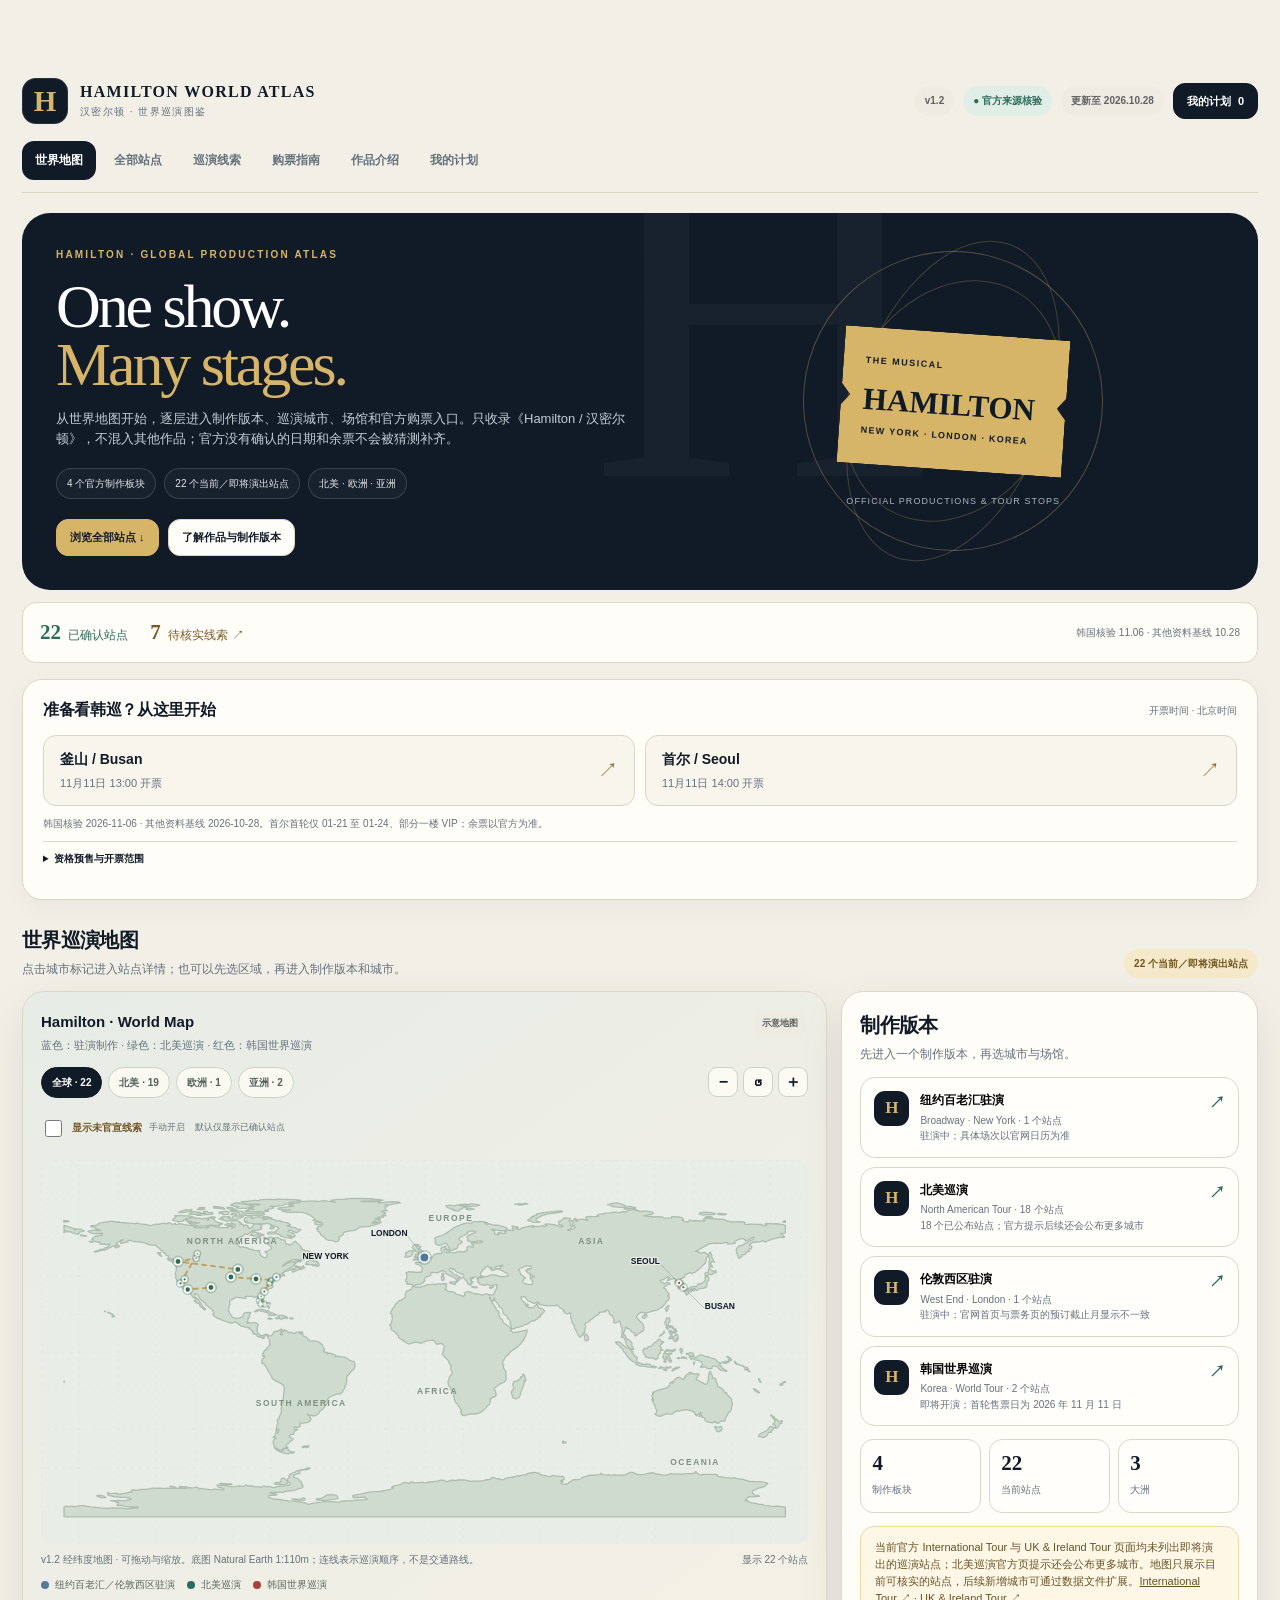
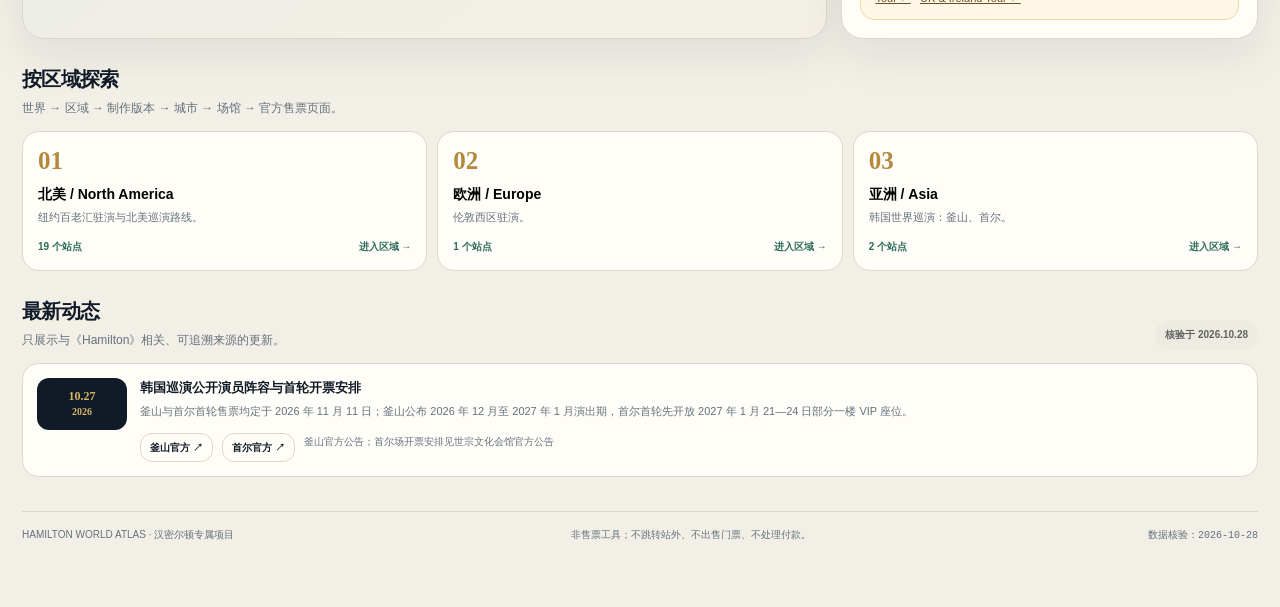
<file: minitool/index.html>
<!doctype html>
<!-- Embedded Natural Earth land via world-atlas@2.0.2 (ISC):
Copyright 2013-2019 Michael Bostock

Permission to use, copy, modify, and/or distribute this software for any purpose
with or without fee is hereby granted, provided that the above copyright notice
and this permission notice appear in all copies.

THE SOFTWARE IS PROVIDED "AS IS" AND THE AUTHOR DISCLAIMS ALL WARRANTIES WITH
REGARD TO THIS SOFTWARE INCLUDING ALL IMPLIED WARRANTIES OF MERCHANTABILITY AND
FITNESS. IN NO EVENT SHALL THE AUTHOR BE LIABLE FOR ANY SPECIAL, DIRECT,
INDIRECT, OR CONSEQUENTIAL DAMAGES OR ANY DAMAGES WHATSOEVER RESULTING FROM LOSS
OF USE, DATA OR PROFITS, WHETHER IN AN ACTION OF CONTRACT, NEGLIGENCE OR OTHER
TORTIOUS ACTION, ARISING OUT OF OR IN CONNECTION WITH THE USE OR PERFORMANCE OF
THIS SOFTWARE.
-->
<html lang="zh-CN">
<head>
<meta charset="utf-8">
<meta name="viewport" content="width=device-width,initial-scale=1,viewport-fit=cover">
<meta name="theme-color" content="#111b28">
<meta name="description" content="Hamilton World Atlas：只追踪《汉密尔顿》当前官方确认的驻演与巡演站点，提供世界地图、城市层级导航、官方购票入口和个人计划。">
<title>Hamilton World Atlas｜汉密尔顿世界巡演图鉴</title>
<style>
:root{--ink:#111b28;--ink2:#263444;--muted:#65717c;--paper:#fffdf8;--canvas:#f2efe7;--line:#ddd7ca;--gold:#d7b568;--gold-light:#f5e9c9;--teal:#2c6c5a;--teal-light:#e1eee7;--red:#a84338;--blue:#55799b;--shadow:0 16px 45px rgba(17,27,40,.08);--radius:22px}*{box-sizing:border-box}html{scroll-behavior:smooth}body{margin:0;background:var(--canvas);color:var(--ink);font-family:Inter,-apple-system,BlinkMacSystemFont,"Segoe UI","PingFang SC","Microsoft YaHei",sans-serif;line-height:1.55}button,input,select,textarea{font:inherit}button,a{touch-action:manipulation}button{cursor:pointer}a{color:inherit}.shell{max-width:1280px;margin:auto;padding:18px 22px 64px}.top{display:flex;align-items:center;justify-content:space-between;grid-gap:16px;gap:16px;padding:4px 0 17px}.brand{display:flex;align-items:center;grid-gap:12px;gap:12px;min-width:0}.brand-mark{width:46px;height:46px;display:grid;place-items:center;border-radius:14px;background:var(--ink);color:var(--gold);font:800 29px Georgia,serif;box-shadow:inset 0 0 0 1px #ffffff18}.brand h1{font:700 16px Georgia,"Times New Roman",serif;letter-spacing:.08em;margin:0}.brand p{margin:3px 0 0;font-size:10px;letter-spacing:.14em;text-transform:uppercase;color:var(--muted)}.top-meta{display:flex;align-items:center;grid-gap:9px;gap:9px;flex-wrap:wrap;justify-content:flex-end}.stamp,.chip{display:inline-flex;align-items:center;grid-gap:6px;gap:6px;border-radius:999px;padding:7px 10px;font-size:10px;font-weight:850;white-space:nowrap}.stamp{background:var(--teal-light);color:var(--teal)}.chip{background:#eeebe3;color:#5f625f}.chip.gold{background:var(--gold-light);color:#70541d}.chip.red{background:#f4e4e1;color:#873a32}.nav{display:flex;grid-gap:5px;gap:5px;overflow:auto;padding:0 0 12px;border-bottom:1px solid var(--line)}.nav button{flex:0 0 auto;border:0;background:transparent;color:var(--muted);padding:10px 13px;border-radius:12px;font-size:12px;font-weight:850}.nav button.active{background:var(--ink);color:white}.view{display:none}.view.active{display:block}.hero{position:relative;overflow:hidden;display:grid;grid-template-columns:1.05fr .95fr;grid-gap:28px;gap:28px;align-items:center;background:var(--ink);color:white;border-radius:28px;margin-top:20px;padding:34px;min-height:315px}.hero:after{content:"H";position:absolute;right:26%;top:-115px;font:500 480px/.9 Georgia,serif;color:#ffffff07;pointer-events:none}.eyebrow{color:var(--gold);font-size:10px;letter-spacing:.22em;font-weight:900;text-transform:uppercase}.hero h2{position:relative;z-index:1;font:500 clamp(39px,5.5vw,68px)/.94 Georgia,"Times New Roman",serif;letter-spacing:-.05em;margin:15px 0}.hero h2 em{color:var(--gold);font-style:normal}.hero p{position:relative;z-index:1;color:#c5cdd4;font-size:13px;max-width:580px;margin:0}.hero-actions{display:flex;grid-gap:9px;gap:9px;flex-wrap:wrap;margin-top:20px;position:relative;z-index:1}.hero-art{position:relative;min-height:220px;display:grid;place-items:center}.orbit{position:absolute;width:min(300px,95%);border:1px solid #d7b56855;border-radius:50%;transform:rotate(-23deg)}.orbit:before,.orbit:after{content:"";position:absolute;top:22px;bottom:22px;left:48px;right:48px;inset:22px 48px;border:1px solid #d7b56840;border-radius:50%;transform:rotate(54deg)}.orbit:after{top:53px;bottom:53px;left:-18px;right:-18px;inset:53px -18px;transform:rotate(-47deg)}.hero-ticket{position:relative;z-index:1;width:225px;min-height:137px;background:var(--gold);color:var(--ink);padding:19px 22px;transform:rotate(4deg);box-shadow:0 24px 45px #0005;clip-path:polygon(0 0,100% 0,100% 42%,96% 50%,100% 58%,100% 100%,0 100%,0 58%,4% 50%,0 42%)}.hero-ticket small{font-size:9px;font-weight:900;letter-spacing:.17em}.hero-ticket strong{display:block;font:800 31px/.98 Georgia,serif;margin-top:13px}.hero-ticket span{display:block;font-size:9px;font-weight:900;letter-spacing:.14em;margin-top:10px}.hero-foot{position:absolute;bottom:2px;left:0;right:0;text-align:center;font-size:9px;color:#aab5bc;letter-spacing:.12em}.hero-metrics{display:flex;grid-gap:8px;gap:8px;flex-wrap:wrap;margin-top:19px;position:relative;z-index:1}.hero-metrics span{border:1px solid #ffffff24;background:#ffffff08;border-radius:99px;padding:7px 10px;font-size:10px;color:#e3e7e9}.section{margin-top:25px}.section-head{display:flex;justify-content:space-between;align-items:end;grid-gap:14px;gap:14px;margin-bottom:13px}.section-head h2{margin:0;font-size:20px;letter-spacing:-.035em}.section-head p{margin:4px 0 0;color:var(--muted);font-size:12px}.panel{background:var(--paper);border:1px solid var(--line);border-radius:var(--radius);padding:18px;min-width:0;box-shadow:var(--shadow)}.map-layout{display:grid;grid-template-columns:minmax(0,1.45fr) minmax(300px,.75fr);grid-gap:14px;gap:14px}.map-panel{background:linear-gradient(145deg,#e7ece6,#f4f0e6);overflow:hidden}.map-title{display:flex;justify-content:space-between;grid-gap:12px;gap:12px;align-items:start}.map-title h3{margin:0;font-size:15px}.map-title p{margin:3px 0 0;color:var(--muted);font-size:11px}.map-controls{display:flex;align-items:center;grid-gap:6px;gap:6px;flex-wrap:wrap;margin-top:13px}.map-filter{border:1px solid #cbd3c9;background:#f9f8f1;color:#53625b;padding:7px 10px;border-radius:999px;font-size:10px;font-weight:850}.map-filter.active{background:var(--ink);color:white;border-color:var(--ink)}.zoom-controls{display:flex;grid-gap:5px;gap:5px;margin-left:auto}.zoom-controls button{width:30px;height:30px;border:1px solid #cbd3c9;background:#faf9f2;border-radius:9px;font-weight:900;color:var(--ink)}.world-map{display:block;width:100%;margin:10px auto 0;max-height:465px;min-height:260px}.ocean-grid{fill:none;stroke:#c9d4cc;stroke-width:1;stroke-dasharray:2 8}.land{fill:#d0dbd0;stroke:#aebdaf;stroke-width:1.3;stroke-linejoin:round}.land-detail{fill:#c4d2c6;stroke:#a9bba9;stroke-width:1}.route-line{fill:none;stroke:#bd9647;stroke-width:2;stroke-dasharray:4 5;stroke-linecap:round;opacity:.8}.korea-line{fill:none;stroke:#2c6c5a;stroke-width:2.6;stroke-dasharray:3 4;stroke-linecap:round}.leader{stroke:#8b9a8e;stroke-width:1;opacity:.65}.map-marker{cursor:pointer;outline:none}.map-marker .hit{fill:transparent}.map-marker .halo{fill:#2c6c5a20;stroke:#2c6c5a50;stroke-width:1}.map-marker .dot{fill:var(--teal);stroke:#fffdf8;stroke-width:2}.map-marker.resident .dot{fill:var(--blue)}.map-marker.korea .dot{fill:var(--red)}.map-marker:hover .dot,.map-marker:focus .dot,.map-marker.selected .dot{fill:#d5a74c;stroke:var(--ink);stroke-width:2.5}.map-marker text{font-size:11px;font-weight:900;fill:var(--ink);paint-order:stroke;stroke:#e7ece6;stroke-width:3.5px;stroke-linejoin:round}.map-region-label{font-size:11px;font-weight:900;letter-spacing:2px;fill:#75877a;opacity:.9}.map-caption{display:flex;justify-content:space-between;grid-gap:10px;gap:10px;flex-wrap:wrap;padding-top:8px;color:var(--muted);font-size:10px}.legend{display:flex;grid-gap:12px;gap:12px;flex-wrap:wrap;margin-top:10px;color:#59665f;font-size:10px}.legend span{display:inline-flex;align-items:center;grid-gap:6px;gap:6px}.legend i{width:8px;height:8px;border-radius:50%;display:inline-block;background:var(--teal)}.legend .resident-dot{background:var(--blue)}.legend .korea-dot{background:var(--red)}.prod-list{display:grid;grid-gap:9px;gap:9px;margin-top:12px}.prod-card{display:flex;grid-gap:11px;gap:11px;align-items:start;width:100%;border:1px solid var(--line);border-radius:15px;padding:13px;background:#fffefa;text-align:left;transition:.16s}.prod-card:hover,.prod-card:focus-visible{border-color:#c9a454;transform:translateY(-1px);outline:none}.prod-mark{width:35px;height:35px;display:grid;place-items:center;border-radius:11px;background:var(--ink);color:var(--gold);font:800 17px Georgia,serif;flex-shrink:0}.prod-card h4{font-size:12px;margin:0 0 3px}.prod-card p{font-size:10px;color:var(--muted);margin:0}.prod-card .arrow{margin-left:auto;color:var(--teal);font-weight:900}.stat-grid{display:grid;grid-template-columns:repeat(3,1fr);grid-gap:8px;gap:8px;margin-top:13px}.stat{border:1px solid var(--line);border-radius:13px;padding:11px;background:#fffefa}.stat strong{display:block;font:700 21px Georgia,serif}.stat span{font-size:10px;color:var(--muted)}.notice{background:#fff7e6;border:1px solid #ead8a9;color:#645127;border-radius:14px;padding:12px 14px;font-size:11px}.btn{display:inline-flex;align-items:center;justify-content:center;grid-gap:7px;gap:7px;border:1px solid var(--line);background:var(--paper);color:var(--ink);border-radius:12px;padding:10px 13px;font-size:11px;font-weight:850;text-decoration:none;line-height:1.35}.btn.primary{background:var(--ink);color:#fff;border-color:var(--ink)}.btn.gold{background:var(--gold);color:var(--ink);border-color:var(--gold)}.btn.small{padding:7px 9px;font-size:10px}.btn:hover{filter:brightness(.97)}.btn-row{display:flex;grid-gap:8px;gap:8px;flex-wrap:wrap;margin-top:13px}.region-grid{display:grid;grid-template-columns:repeat(3,minmax(0,1fr));grid-gap:10px;gap:10px}.region-card{background:var(--paper);border:1px solid var(--line);border-radius:17px;padding:15px;text-align:left;display:block;width:100%;transition:.15s}.region-card:hover{border-color:#c9a454;transform:translateY(-1px)}.region-card .region-no{font:800 25px Georgia,serif;color:#b38a3d}.region-card h3{font-size:14px;margin:7px 0 4px}.region-card p{font-size:11px;color:var(--muted);margin:0}.region-card .region-bottom{display:flex;justify-content:space-between;grid-gap:8px;gap:8px;margin-top:13px;font-size:10px;color:var(--teal);font-weight:850}.filter-row{display:grid;grid-template-columns:minmax(220px,1fr) 200px 230px;grid-gap:9px;gap:9px;margin-bottom:14px}.field{display:grid;grid-gap:6px;gap:6px;min-width:0}.field label{font-size:11px;font-weight:850;color:#46515a}.field input,.field select,.field textarea{width:100%;min-width:0;border:1px solid var(--line);background:#fff;border-radius:11px;padding:11px 12px;color:var(--ink)}.field textarea{min-height:85px;resize:vertical}.cards-grid{display:grid;grid-template-columns:repeat(3,minmax(0,1fr));grid-gap:11px;gap:11px}.stop-card{border:1px solid var(--line);background:var(--paper);border-radius:17px;padding:15px;display:flex;flex-direction:column;grid-gap:8px;gap:8px;min-height:174px}.stop-card h3{font-size:15px;margin:0}.stop-card .en{font-size:10px;color:var(--muted);margin-top:-5px}.stop-card p{font-size:11px;color:var(--muted);margin:0}.stop-card .card-bottom{display:flex;justify-content:space-between;align-items:center;grid-gap:8px;gap:8px;margin-top:auto;padding-top:8px}.crumb{display:flex;grid-gap:7px;gap:7px;align-items:center;flex-wrap:wrap;margin:20px 0 13px;color:var(--muted);font-size:11px}.crumb button{border:0;background:transparent;color:var(--teal);font-size:11px;font-weight:850;padding:0}.detail-head{display:flex;justify-content:space-between;align-items:start;grid-gap:15px;gap:15px;margin:16px 0}.detail-head h2{font:500 clamp(29px,4vw,42px)/1 Georgia,serif;letter-spacing:-.04em;margin:9px 0}.detail-head p{color:var(--muted);font-size:12px;margin:8px 0 0}.detail-grid{display:grid;grid-template-columns:minmax(0,1.1fr) minmax(300px,.9fr);grid-gap:13px;gap:13px}.dark-card{position:relative;overflow:hidden;background:var(--ink);color:white;border-radius:20px;padding:22px}.dark-card:after{content:"H";position:absolute;right:10px;bottom:-58px;font:500 210px Georgia,serif;color:#ffffff08}.dark-card h3{position:relative;z-index:1;font:500 28px/1.04 Georgia,serif;margin:12px 0 6px}.dark-card p{position:relative;z-index:1;color:#c6d0d5;font-size:12px;margin:0}.info-list{display:grid;margin-top:8px}.info-row{display:grid;grid-template-columns:110px 1fr;grid-gap:10px;gap:10px;padding:12px 0;border-bottom:1px solid var(--line)}.info-row:last-child{border-bottom:0}.info-row .label{font-size:11px;color:var(--muted)}.info-row strong{font-size:12px}.info-row p{font-size:11px;color:var(--muted);margin:3px 0 0}.price-grid{display:grid;grid-template-columns:repeat(5,minmax(0,1fr));grid-gap:6px;gap:6px;margin-top:10px}.price-choice{border:1px solid var(--line);background:white;border-radius:11px;padding:9px 4px;text-align:center;color:var(--ink)}.price-choice strong{display:block;font-size:11px}.price-choice span{font-size:9px;color:var(--muted)}.price-choice.active{border-color:var(--teal);background:var(--teal-light);box-shadow:inset 0 0 0 1px var(--teal)}.countdown{display:flex;justify-content:space-between;align-items:center;grid-gap:12px;gap:12px;background:var(--gold-light);border-radius:14px;padding:12px 14px;margin-top:12px}.countdown span{font-size:10px;color:#6c5626}.countdown strong{font-size:15px;font-variant-numeric:tabular-nums}.steps{display:grid;grid-gap:8px;gap:8px;margin-top:12px}.step{border:1px solid var(--line);border-radius:13px;padding:12px;background:#fffefa}.step summary{cursor:pointer;font-size:12px;font-weight:850}.step p{font-size:11px;color:var(--muted);margin:8px 0 0}.guide-grid{display:grid;grid-template-columns:repeat(3,minmax(0,1fr));grid-gap:11px;gap:11px}.guide-card{border:1px solid var(--line);background:var(--paper);border-radius:17px;padding:16px}.guide-number{width:30px;height:30px;display:grid;place-items:center;background:var(--gold-light);color:#72551d;border-radius:10px;font:800 13px Georgia,serif}.guide-card h3{font-size:13px;margin:11px 0 5px}.guide-card p{font-size:11px;color:var(--muted);margin:0}.guide-card .btn{margin-top:12px}.news-card{display:grid;grid-template-columns:90px 1fr;grid-gap:13px;gap:13px;align-items:start;border:1px solid var(--line);border-radius:16px;background:var(--paper);padding:14px}.news-date{background:var(--ink);color:var(--gold);border-radius:12px;text-align:center;padding:11px 7px;font:700 12px Georgia,serif}.news-card h3{font-size:13px;margin:0 0 5px}.news-card p{font-size:11px;color:var(--muted);margin:0}.about-hero{background:var(--ink);color:white;border-radius:24px;padding:28px;display:grid;grid-template-columns:1fr auto;grid-gap:22px;gap:22px;align-items:center}.about-hero h2{font:500 clamp(30px,4vw,46px)/1.02 Georgia,serif;margin:10px 0}.about-hero p{font-size:12px;color:#c7d0d5;max-width:780px;margin:0}.about-stats{display:grid;grid-template-columns:repeat(3,minmax(0,1fr));grid-gap:8px;gap:8px;margin-top:14px}.about-stat{border:1px solid #ffffff22;border-radius:12px;padding:12px}.about-stat strong{display:block;color:var(--gold);font:700 24px Georgia,serif}.about-stat span{font-size:10px;color:#c7d0d5}.timeline{display:grid;grid-gap:10px;gap:10px}.timeline-item{display:grid;grid-template-columns:110px 1fr;grid-gap:12px;gap:12px;padding:13px;border-bottom:1px solid var(--line)}.timeline-item time{font-size:11px;color:var(--teal);font-weight:900}.timeline-item h3{font-size:13px;margin:0 0 4px}.timeline-item p{font-size:11px;color:var(--muted);margin:0}.plan-grid{display:grid;grid-template-columns:minmax(0,1.1fr) minmax(290px,.9fr);grid-gap:13px;gap:13px}.form-grid{display:grid;grid-template-columns:repeat(2,minmax(0,1fr));grid-gap:11px;gap:11px}.toolbar{display:flex;grid-gap:8px;gap:8px;flex-wrap:wrap;margin-top:13px}.saved{border:1px solid var(--line);border-radius:14px;padding:14px;background:#fff;margin-top:12px}.saved h3{font-size:13px;margin:0 0 6px}.saved p{font-size:11px;color:var(--muted);margin:0 0 7px}.checklist{display:grid;grid-gap:10px;gap:10px;margin-top:12px}.checklist label{display:flex;align-items:start;grid-gap:9px;gap:9px;font-size:11px;color:#45515a}.checklist input{accent-color:var(--teal);margin-top:3px}.footnote{font-size:10px;color:var(--muted);line-height:1.7}.footer{border-top:1px solid var(--line);margin-top:34px;padding-top:15px;display:flex;justify-content:space-between;grid-gap:12px;gap:12px;flex-wrap:wrap;color:var(--muted);font-size:10px}.toast{position:fixed;left:50%;bottom:20px;transform:translate(-50%,15px);opacity:0;pointer-events:none;background:var(--ink);color:white;padding:11px 15px;border-radius:12px;font-size:12px;box-shadow:var(--shadow);transition:.18s;z-index:100}.toast.show{opacity:1;transform:translate(-50%,0)}.empty{border:1px dashed #c9c2b5;border-radius:15px;padding:22px;text-align:center;color:var(--muted);font-size:12px}.hidden{display:none!important}
@media(max-width:900px){.shell{padding:12px 12px 45px}.hero{grid-template-columns:1fr;padding:25px;grid-gap:8px;gap:8px}.hero-art{min-height:170px}.hero h2{font-size:46px}.map-layout,.detail-grid,.plan-grid{grid-template-columns:1fr}.cards-grid{grid-template-columns:repeat(2,minmax(0,1fr))}.guide-grid{grid-template-columns:repeat(2,minmax(0,1fr))}.filter-row{grid-template-columns:1fr 1fr}.filter-row .field:first-child{grid-column:1/-1}.about-hero{grid-template-columns:1fr}.region-grid{grid-template-columns:1fr}.top-meta .chip{display:none}}
@media(max-width:560px){.shell{padding:10px 10px 38px}.brand h1{font-size:13px}.brand p{font-size:8px}.brand-mark{width:40px;height:40px}.hero{border-radius:20px;padding:21px}.hero h2{font-size:39px}.hero-art{min-height:150px}.hero-ticket{width:190px;min-height:118px}.section-head{align-items:start;flex-direction:column}.map-layout{grid-template-columns:1fr}.world-map{min-height:220px}.cards-grid,.guide-grid,.form-grid{grid-template-columns:1fr}.filter-row{grid-template-columns:1fr}.filter-row .field:first-child{grid-column:auto}.detail-head{flex-direction:column}.price-grid{grid-template-columns:repeat(3,minmax(0,1fr))}.info-row{grid-template-columns:88px 1fr}.stat-grid{grid-template-columns:repeat(3,minmax(0,1fr))}.stat{padding:9px}.stat strong{font-size:18px}.timeline-item{grid-template-columns:1fr;grid-gap:4px;gap:4px}.news-card{grid-template-columns:70px 1fr}.about-stats{grid-template-columns:1fr 1fr}.top-meta .stamp{font-size:9px}.nav button{padding:9px 11px}}

/* Xiaohongshu mini-tool compatibility layer (Chrome 61 baseline) */
.hero h2{font-size:48px;line-height:.94;font-family:Georgia,"Times New Roman",serif;font-weight:500}
.detail-head h2{font-size:36px;line-height:1;font-family:Georgia,serif;font-weight:500}
.about-hero h2{font-size:38px;line-height:1.02;font-family:Georgia,serif;font-weight:500}
.orbit{width:300px;max-width:95%;height:300px}
@media (min-width:900px){.hero h2{font-size:62px}.detail-head h2{font-size:42px}.about-hero h2{font-size:46px}}
@media (max-width:650px){.hero h2{font-size:39px}.detail-head h2{font-size:29px}.about-hero h2{font-size:30px}.orbit{width:230px;height:230px}}
/* grid-gap works on the older WebView; gap remains as enhancement for newer browsers */
.top{grid-gap:16px}.brand{grid-gap:12px}.top-meta{grid-gap:9px}.nav{grid-gap:5px}.hero{grid-gap:28px}.hero-actions{grid-gap:9px}.hero-metrics{grid-gap:8px}.section-head{grid-gap:14px}.map-layout{grid-gap:14px}.map-title{grid-gap:12px}.map-controls{grid-gap:6px}.legend{grid-gap:12px}.region-grid{grid-gap:10px}.filter-row{grid-gap:9px}.cards-grid{grid-gap:11px}.detail-grid{grid-gap:13px}.info-row{grid-gap:10px}.price-grid{grid-gap:6px}.guide-grid{grid-gap:11px}.about-stats{grid-gap:8px}.form-grid{grid-gap:11px}.plan-grid{grid-gap:13px}.btn-row{grid-gap:9px}.toolbar{grid-gap:8px}.card-bottom{grid-gap:10px}.crumb{grid-gap:8px}
/* Flex gap uses the measured layout capability, never a syntax-only supports query. */
html:not(.supports-flex-gap) .top > * + *{margin-left:16px}
html:not(.supports-flex-gap) .section-head > * + *{margin-left:14px}
html:not(.supports-flex-gap) .map-title > * + *,html:not(.supports-flex-gap) .detail-head > * + *{margin-left:12px}
html:not(.supports-flex-gap) .prod-card > * + *{margin-left:11px}
html:not(.supports-flex-gap) .stop-card > * + *{margin-top:8px}
html:not(.supports-flex-gap) .checklist label > * + *{margin-left:9px}
html:not(.supports-flex-gap) .quick-start-heading > * + *,html:not(.supports-flex-gap) .card-bottom > * + *{margin-left:10px}
html:not(.supports-flex-gap) .crumb > * + *,html:not(.supports-flex-gap) .btn > * + *{margin-left:7px}
html:not(.supports-flex-gap) .legend span > * + *,html:not(.supports-flex-gap) .chip > * + *{margin-left:6px}
html:not(.supports-flex-gap) .countdown > * + *,html:not(.supports-flex-gap) .footer > * + *{margin-left:12px}
html:not(.supports-flex-gap) .nav > * + *{margin-left:5px}
html:not(.supports-flex-gap) .brand > * + *{margin-left:12px}
html:not(.supports-flex-gap) .top-meta > * + *,html:not(.supports-flex-gap) .hero-actions > * + *,html:not(.supports-flex-gap) .btn-row > * + *{margin-left:9px}
html:not(.supports-flex-gap) .map-controls > * + *{margin-left:6px}
html:not(.supports-flex-gap) .zoom-controls > * + *{margin-left:5px}
html:not(.supports-flex-gap) .toolbar > * + *,html:not(.supports-flex-gap) .hero-metrics > * + *{margin-left:8px}
html:not(.supports-flex-gap) .legend > * + *{margin-left:12px}
html:not(.supports-flex-gap) .quick-city > * + *{margin-left:5px}
.quick-start-grid{grid-gap:10px}
.prod-card:focus,.quick-city:focus,.btn:focus,.nav button:focus{outline:2px solid #9a732d;outline-offset:2px}
@media(max-width:560px){.quick-start-grid{grid-gap:8px}html:not(.supports-flex-gap) .nav > * + *{margin-left:2px}html:not(.supports-flex-gap) .hero-actions > * + *{margin-left:7px}}
.mini-modal{position:fixed;z-index:9999;left:0;top:0;right:0;bottom:0;display:flex;align-items:center;justify-content:center;padding:18px}
.mini-modal.hidden{display:none!important}
.mini-modal-backdrop{position:absolute;left:0;top:0;right:0;bottom:0;background:rgba(7,13,20,.68)}
.mini-modal-card{position:relative;z-index:1;width:100%;max-width:620px;max-height:90%;overflow:auto;background:var(--paper);color:var(--ink);border:1px solid var(--line);border-radius:22px;padding:22px;box-shadow:0 20px 70px rgba(0,0,0,.28)}
.mini-modal-card h2{margin:9px 36px 8px 0;font-size:22px;line-height:1.2}
.mini-modal-description{font-size:13px;color:var(--muted);margin:0 0 12px}
#mini-modal-text{display:block;width:100%;min-height:105px;border:1px solid var(--line);border-radius:12px;background:#f7f5ef;color:var(--ink);padding:12px;font:12px/1.5 ui-monospace,SFMono-Regular,Consolas,monospace;word-break:break-all;resize:vertical;user-select:text;-webkit-user-select:text}
.mini-modal-x{position:absolute;right:14px;top:12px;width:34px;height:34px;border:1px solid var(--line);border-radius:50%;background:white;color:var(--ink);font-size:22px;line-height:1}
.mini-modal-actions{margin-top:12px}
@media (max-width:650px){.mini-modal{padding:10px}.mini-modal-card{padding:18px;border-radius:18px}.mini-modal-card h2{font-size:20px}}

.land,.route-line,.korea-line{vector-effect:non-scaling-stroke}.map-marker .halo,.map-marker text,.map-marker .leader{pointer-events:none}
/* SHARED_MOBILE_START */
/* Shared v1.1 mobile-first presentation; no remote fonts or assets. */
.quick-start{margin-top:16px;padding:18px 20px;background:#fffdf8;border:1px solid #ddd7ca;border-radius:20px;box-shadow:0 8px 25px rgba(17,27,40,.04)}
.quick-start-heading{display:flex;justify-content:space-between;align-items:center;gap:10px;margin-bottom:12px}
.quick-start-heading h3{margin:0;font-size:16px;letter-spacing:-.02em}
.quick-start-heading small{color:#65717c;font-size:10px}
.quick-start-grid{display:grid;grid-template-columns:1fr 1fr;gap:10px}
.quick-city{display:flex;align-items:center;justify-content:space-between;gap:12px;padding:13px 16px;min-height:66px;border:1px solid #d9d4c7;border-radius:13px;background:#f8f5ed;color:#111b28;text-align:left;cursor:pointer}
.quick-city strong{font-size:14px;display:block}
.quick-city small{display:block;margin-top:4px;font-size:11px;color:#65717c}
.quick-city .quick-arrow{font-size:20px;color:#9a732d}
.quick-city:hover,.quick-city:focus-visible{border-color:#9a732d;background:#f5e9c9;outline:2px solid transparent}
.quick-note{margin:10px 0 0;font-size:10px;color:#65717c;line-height:1.5}
.hero-copy-full{display:block}.hero-copy-mobile{display:none}
.mini-container{padding-top:56px}
.mini-container .map-title .chip{font-size:9px}
@media(max-width:560px){
  .top{align-items:center;gap:8px;padding-bottom:12px}.top-meta{gap:5px}.top-meta .stamp{display:none}
  .brand{gap:8px}.brand h1{font-size:12px;letter-spacing:.035em}.brand p{letter-spacing:.05em;font-size:9px}
  .nav{gap:2px;padding-bottom:8px}.nav button{min-height:44px;padding:10px 9px;font-size:11px}
  .hero{display:block;min-height:0;margin-top:14px;padding:18px 18px 16px;border-radius:20px}
  .hero h2{font-size:34px;line-height:.98;margin:10px 0}.hero .eyebrow{font-size:8px;letter-spacing:.14em}
  .hero .hero-art{display:none}.hero p{font-size:11px;line-height:1.5}.hero-copy-full{display:none}.hero-copy-mobile{display:block}
  .hero-metrics{margin-top:11px;gap:5px}.hero-metrics span{padding:4px 7px;font-size:9px}.hero-metrics #metric-regions{display:none}
  .hero-metrics{display:none}
  .hero-actions{margin-top:12px;gap:7px}.hero-actions .btn{min-height:44px;font-size:10px;padding:9px 10px}
  .quick-start{margin-top:12px;padding:13px;border-radius:16px}.quick-start-heading{margin-bottom:9px}.quick-start-heading h3{font-size:14px}.quick-start-heading small{font-size:9px}
  .quick-start-grid{gap:8px}.quick-city{padding:11px 10px;gap:5px;min-height:70px}.quick-city strong{font-size:13px}.quick-city small{font-size:10px}.quick-city .quick-arrow{font-size:16px}
  .quick-note{font-size:9px;margin-top:8px}
  .quick-start-heading{align-items:start}.quick-start-heading small{display:block;white-space:nowrap;font-size:9px}
  #view-map>.section>.section-head p,#global-count-badge{display:none}
  .section{margin-top:20px}.section-head{gap:8px;margin-bottom:10px}.section-head h2{font-size:18px}
  .map-panel{padding:13px}.map-title h3{font-size:13px}.map-title p{font-size:10px}
  .map-controls{gap:5px;margin-top:11px}.map-filter{min-height:44px;padding:9px 9px;font-size:10px}
  .zoom-controls{gap:4px}.zoom-controls button{width:44px;height:44px}
  .world-map{margin-top:7px;min-height:190px}.map-caption{font-size:9px}.legend{gap:8px;font-size:9px}
  .mini-container .shell{padding-top:10px}
  .mini-container .hero{padding-top:14px;padding-bottom:12px}
  .mini-container .quick-start{padding-top:10px;padding-bottom:10px;margin-top:10px}
}
@media(max-width:360px){.quick-start-grid{grid-template-columns:1fr}.brand h1{max-width:160px}.hero h2{font-size:31px}}
/* SHARED_MOBILE_END */
/* SHARED_LEADS_CSS_START */
/* Shared v1.2: explicit confidence, navy/gold identity, no external assets. */
.confidence-strip{display:flex;align-items:center;gap:18px;padding:13px 17px;margin-top:12px;border:1px solid var(--line);background:var(--paper);border-radius:14px;font-size:12px}
.confidence-strip strong{font:700 21px Georgia,serif;margin-right:4px}.confidence-strip>span{color:var(--teal)}
.confidence-strip button{border:0;background:transparent;padding:4px;color:#785a22;text-align:left}.confidence-strip small{margin-left:auto;color:var(--muted);font-size:10px}
.lead-grid{display:grid;grid-template-columns:repeat(3,minmax(0,1fr));gap:14px;margin-top:17px}
.lead-card{display:flex;flex-direction:column;gap:12px;min-width:0;background:var(--paper);border:1px solid var(--line);border-top:3px solid #b99552;border-radius:18px;padding:20px}
.lead-card-top,.lead-card-bottom{display:flex;justify-content:space-between;align-items:center;gap:8px;flex-wrap:wrap}
.lead-status{display:inline-flex;background:#f4e9cf;border:1px solid #d5bd83;color:#695022;border-radius:8px;padding:5px 8px;font-size:11px;font-weight:800}
.lead-kind{color:var(--muted);font-size:9px;letter-spacing:.06em}.lead-card h3{margin:0;font-size:24px;line-height:1.3}
.lead-card h3 small{font:400 14px Georgia,serif;color:var(--muted)}.lead-card p{margin:0;font-size:12px;color:var(--muted);overflow-wrap:anywhere}
.lead-card .lead-date,.lead-date{font-size:13px;color:var(--ink);font-weight:600;line-height:1.8}
.lead-provenance{display:grid;gap:4px;padding-top:10px;border-top:1px solid var(--line);font-size:11px;color:var(--muted)}
.lead-provenance strong{color:var(--ink)}.lead-card-bottom{margin-top:auto}.lead-card-bottom small{color:#7b5e29;font-size:11px}
.lead-card .btn{min-height:44px}.lead-warning{background:#f7ecd6;border:1px solid #d9bf86;border-radius:12px;padding:13px 15px;font-size:12px;line-height:1.8;color:#674b1e}
.lead-intro .eyebrow{color:#8b6a2b}.lead-intro h2{font-size:30px;margin-top:10px}.lead-official{margin-top:20px}.lead-official h3{margin:0}.lead-official p{font-size:12px;color:var(--muted)}
.lead-layer-controls{display:flex;align-items:center;gap:10px;flex-wrap:wrap;margin:8px 0 0;font-size:10px}
.lead-layer-controls label{display:flex;align-items:center;gap:7px;min-height:44px;cursor:pointer;color:#715324;font-weight:700}
.lead-layer-controls input{width:17px;height:17px;accent-color:#9d7937}.lead-layer-controls label span{font-size:9px;font-weight:400;color:var(--muted)}
.lead-layer-controls small{font-size:9px;color:var(--muted)}.lead-map-warning{font-size:10px;color:#674b1e;border-top:1px dashed #b5a27d;padding-top:10px;margin:10px 0 0}
.lead-marker{cursor:pointer;outline:none}.lead-hit{fill:transparent}.lead-dot{fill:none;stroke:#886525}
.lead-marker:focus .lead-dot,.lead-marker:hover .lead-dot{stroke:var(--ink);stroke-width:2.5}
.lead-marker text{fill:#674b1e;font-weight:800;paint-order:stroke;stroke:#e8eee7;stroke-linejoin:round;pointer-events:none}
.lead-leader{stroke:#ae9566;stroke-width:.5;pointer-events:none}
.lead-dialog-open{overflow:hidden}.lead-dialog{position:fixed;left:0;top:0;right:0;bottom:0;inset:0;z-index:9000;display:flex;align-items:center;justify-content:center;padding:18px}
.lead-dialog-backdrop{position:absolute;left:0;top:0;right:0;bottom:0;inset:0;background:rgba(7,13,20,.7)}.lead-dialog-card{position:relative;width:100%;max-width:650px;max-height:85vh;overflow:auto;padding:26px;background:var(--paper);border:1px solid var(--line);border-radius:20px}
.lead-dialog-close{position:absolute;right:14px;top:14px;width:44px;height:44px;background:#f3eee3;border:1px solid var(--line);border-radius:12px;font-size:25px}
#lead-dialog-title{font-size:27px;margin:14px 40px 9px 0}.lead-dialog p{font-size:12px;line-height:1.8;overflow-wrap:anywhere}
.lead-dialog .lead-status{margin-right:48px}.lead-source{border-top:1px solid var(--line);padding-top:12px;margin-top:16px}.lead-source h4{margin:0;font-size:14px}
.lead-source-url{display:block;font-size:11px;overflow-wrap:anywhere;word-break:break-all;padding:10px 0;color:var(--teal)}
.lead-card button:focus-visible,.lead-marker:focus,.lead-dialog button:focus-visible,.lead-layer-controls input:focus-visible{outline:2px solid #9a732d;outline-offset:3px}
.korea-brief{margin-top:10px;border-top:1px solid var(--line);padding-top:9px;font-size:10px;color:var(--muted)}
.korea-brief summary{cursor:pointer;min-height:30px;font-weight:700;color:var(--ink)}.korea-brief p{margin:7px 0;line-height:1.7}
@media(max-width:900px){.lead-grid{grid-template-columns:repeat(2,minmax(0,1fr))}.confidence-strip{flex-wrap:wrap;gap:8px 15px}.confidence-strip small{width:100%;margin-left:0}}
@media(max-width:560px){.lead-grid{grid-template-columns:1fr;gap:12px}.lead-card{padding:18px}.lead-intro h2{font-size:26px}.confidence-strip{padding:9px 12px;margin-top:9px;font-size:10px;gap:3px 12px}.confidence-strip strong{font-size:18px}.confidence-strip button{min-height:35px}.confidence-strip small{font-size:9px}.lead-dialog{padding:10px}.lead-dialog-card{padding:19px;max-height:85vh;border-radius:16px}.lead-layer-controls{gap:0 8px}.lead-layer-controls small{display:none}.lead-warning{font-size:11px}}
@media(max-width:560px){
  .confidence-strip{padding:6px 12px}.confidence-strip small{display:none}
  .hero h2{font-size:27px;margin:8px 0;letter-spacing:-.045em}.hero h2 br{display:none}.hero h2 em:before{content:" "}
  .mini-container .hero{padding:12px 16px}.hero .eyebrow{font-size:7px}
  .quick-city{padding:9px;min-height:61px}.quick-start-heading{margin-bottom:7px}.quick-start-heading h3{font-size:13px}
  #view-map.active{display:flex;flex-direction:column}
  #view-map>.hero{order:0}#view-map>.confidence-strip{order:1}
  #view-map>.section{order:4}#view-map>.atlas-map-section{order:2}
  #view-map>#korea-quick-start{order:3}
  .top-meta #app-version{display:inline-flex;padding:4px 6px;font-size:9px}
}
/* Baseline for the older Xiaohongshu Chromium engine (no flex gap/inset). */
.lead-grid{grid-gap:14px}.lead-provenance{grid-gap:4px}
html:not(.supports-flex-gap) .lead-card> *+*{margin-top:12px}
html:not(.supports-flex-gap) .lead-card-top> *+*,html:not(.supports-flex-gap) .lead-card-bottom> *+*{margin-left:8px}
html:not(.supports-flex-gap) .confidence-strip> *+*{margin-left:12px}
html:not(.supports-flex-gap) .lead-layer-controls label> *+*{margin-left:7px}
.lead-card h3 small,.lead-dialog p,.lead-warning{word-wrap:break-word}
.lead-card button:focus,.lead-dialog button:focus,.lead-layer-controls input:focus{outline:2px solid #9a732d;outline-offset:3px}
@media(max-width:560px){.lead-grid{grid-gap:12px}}
/* SHARED_LEADS_CSS_END */
</style>
</head>
<body class="mini-container">
<div class="shell">
<header class="top">
  <div class="brand"><div class="brand-mark">H</div><div><h1>HAMILTON WORLD ATLAS</h1><p>汉密尔顿 · 世界巡演图鉴</p></div></div>
  <div class="top-meta"><span class="stamp">● 官方来源核验</span><span class="chip">更新至 2026.10.28</span><button class="btn primary" data-view="plan">我的计划 <span id="saved-badge">0</span></button></div>
</header>
<nav class="nav" aria-label="主导航">
  <button class="active" data-view="map">世界地图</button><button data-view="stops">全部站点</button><button data-view="guide">购票指南</button><button data-view="about">作品介绍</button><button data-view="plan">我的计划</button>
</nav>
<main>
<section class="view active" id="view-map">
  <div class="hero">
    <div><div class="eyebrow">Hamilton · Global Production Atlas</div><h2>One show.<br><em>Many stages.</em></h2><p class="hero-copy-full">从世界地图开始，逐层进入制作版本、巡演城市、场馆和官方购票入口。只收录《Hamilton / 汉密尔顿》，不混入其他作品；官方没有确认的日期和余票不会被猜测补齐。</p><p class="hero-copy-mobile">找城市、核对开票、保存观演计划。你的 Hamilton 看剧准备清单。</p><div class="hero-metrics"><span id="metric-productions">4 个官方制作板块</span><span id="metric-stops">22 个当前／即将演出站点</span><span id="metric-regions">北美 · 欧洲 · 亚洲</span></div><div class="hero-actions"><button class="btn gold" data-view="stops">浏览全部站点 ↓</button><button class="btn" data-view="about">了解作品与制作版本</button></div></div>
    <div class="hero-art" aria-hidden="true"><div class="orbit"></div><div class="hero-ticket"><small>THE MUSICAL</small><strong>HAMILTON</strong><span>NEW YORK · LONDON · KOREA</span></div><div class="hero-foot">OFFICIAL PRODUCTIONS & TOUR STOPS</div></div>
  </div>
  <div class="quick-start" id="korea-quick-start" aria-label="韩国观演快捷入口"></div>
  <div class="section"><div class="section-head"><div><h2>世界巡演地图</h2><p>点击城市标记进入站点详情；也可以先选区域，再进入制作版本和城市。</p></div><span class="chip gold" id="global-count-badge">22 个当前／即将演出站点</span></div>
    <div class="map-layout">
      <div class="panel map-panel">
        <div class="map-title"><div><h3>Hamilton · World Map</h3><p>蓝色：驻演制作 · 绿色：北美巡演 · 红色：韩国世界巡演</p></div><span class="chip">示意地图</span></div>
        <div class="map-controls"><button class="map-filter active" data-region-filter="all">全球</button><button class="map-filter" data-region-filter="north-america">北美</button><button class="map-filter" data-region-filter="europe">欧洲</button><button class="map-filter" data-region-filter="asia">亚洲</button><div class="zoom-controls"><button id="zoom-out" aria-label="缩小地图">−</button><button id="zoom-reset" aria-label="重置地图缩放">↺</button><button id="zoom-in" aria-label="放大地图">＋</button></div></div>
        <svg id="world-map" class="world-map" viewBox="0 0 1000 500" role="img" aria-label="汉密尔顿世界制作与巡演城市地图">
          <defs><pattern id="mapGrid" width="50" height="50" patternUnits="userSpaceOnUse"><path d="M50 0H0V50" class="ocean-grid"/></pattern></defs>
          <rect width="1000" height="500" rx="15" fill="#e8eee7"/><rect width="1000" height="500" rx="15" fill="url(#mapGrid)"/>
          <g id="map-content">
<path class="land" fill-rule="evenodd" d="M344.452,441.208L343.681,442.425L342.920,443.500L337.449,443.173L331.611,443.314L328.340,442.518L328.340,442.425L326.911,441.721L332.786,441.814L338.417,442.049L340.363,441.066L341.745,440.225L344.452,441.208Z"/>
<path class="land" fill-rule="evenodd" d="M84.286,439.910L79.275,440.238L75.854,439.396L74.321,438.551L74.218,438.410L72.526,437.755L74.115,436.865L78.974,437.241L81.578,437.989L83.571,438.834L84.286,439.910Z"/>
<path class="land" fill-rule="evenodd" d="M382.099,436.445L385.314,437.476L386.442,438.927L386.752,439.954L386.856,441.172L382.814,441.924L378.565,442.530L373.658,443.092L368.187,443.561L362.002,443.420L358.571,442.623L359.031,441.641L364.606,440.986L366.852,440.189L368.488,439.162L369.672,438.272L371.252,437.427L372.944,436.445L374.269,436.445L378.161,435.931L382.099,436.445Z"/>
<path class="land" fill-rule="evenodd" d="M183.504,425.584L186.878,425.960L189.999,425.540L188.514,426.381L186.060,426.992L182.432,426.802L179.819,425.960L180.383,425.164L183.504,425.584Z"/>
<path class="land" fill-rule="evenodd" d="M172.148,425.540L176.143,426.474L174.602,426.381L171.227,426.146L167.646,425.491L169.544,424.978L172.148,425.540Z"/>
<path class="land" fill-rule="evenodd" d="M241.549,421.840L244.416,422.168L247.274,421.889L248.806,423.243L246.766,423.057L243.598,423.150L240.374,423.057L236.840,423.199L234.179,422.730L232.807,421.747L234.443,421.327L237.761,421.654L241.549,421.840Z"/>
<path class="land" fill-rule="evenodd" d="M321.262,419.507L321.572,420.583L321.112,421.517L320.397,422.406L317.333,422.734L314.409,423.203L310.988,423.158L312.266,422.220L309.192,422.548L306.278,422.875L304.285,422.172L304.135,421.189L307.002,420.255L308.788,419.972L311.805,420.065L312.576,418.848L312.727,417.963L312.670,416.042L314.155,414.918L316.562,414.542L317.944,415.432L318.555,416.321L319.683,417.401L320.548,418.428L321.262,419.507Z"/>
<path class="land" fill-rule="evenodd" d="M30.000,452.372L30.000,452.372L30.000,465.000L30.000,465.000ZM30.000,452.372L30.150,452.392L32.453,451.001L37.163,451.749L37.464,451.664L38.197,451.466L39.080,451.219L39.842,451.009L40.227,450.904L40.613,450.908L40.885,450.948L44.664,451.943L47.973,450.948L48.565,450.811L56.236,450.390L58.727,450.948L59.949,451.235L63.887,452.028L71.304,452.638L77.179,453.386L87.256,453.948L94.776,453.293L105.878,453.762L112.166,454.510L119.066,453.807L126.332,453.152L126.896,452.028L116.612,451.935L108.171,451.373L105.972,450.439L98.968,449.921L99.429,448.846L100.397,447.863L101.375,446.974L100.858,445.991L96.515,445.336L94.522,444.491L90.480,443.743L96.825,443.885L102.860,443.509L106.639,444.305L111.292,443.606L115.588,442.716L117.684,441.920L116.763,440.937L113.388,440.282L109.553,439.578L104.186,439.437L99.485,439.109L94.419,438.875L92.727,437.985L89.352,437.237L87.312,436.396L86.495,433.679L87.773,433.914L90.123,434.662L94.419,434.427L98.564,434.100L100.708,435.131L104.853,434.896L108.331,434.383L111.602,433.728L114.563,432.931L118.502,432.697L118.398,431.807L117.487,430.918L118.248,430.077L121.623,429.656L123.155,430.449L127.150,429.984L130.167,429.373L133.899,429.325L137.424,429.094L140.959,428.532L143.769,428.015L146.937,427.501L148.986,427.643L150.772,427.829L154.664,427.501L158.142,427.922L161.724,427.877L165.145,427.550L168.670,427.780L172.562,428.015L176.190,427.922L179.978,427.970L183.861,428.015L187.442,427.922L190.102,427.218L193.270,426.846L196.551,427.359L199.662,426.939L202.482,426.098L204.165,426.846L205.086,427.687L206.778,428.484L209.485,427.780L212.606,428.670L216.131,428.953L219.149,429.608L222.834,429.466L226.161,429.046L230.090,429.139L233.625,429.466L237.206,429.887L238.588,428.860L236.896,428.063L235.618,427.218L232.243,427.032L230.758,426.142L230.194,425.253L229.273,423.474L231.275,423.801L234.696,423.943L238.071,423.801L241.145,424.177L243.805,424.881L244.924,425.722L248.458,425.863L251.833,425.536L255.414,425.067L258.629,424.784L261.289,425.346L264.767,425.160L267.014,423.336L269.120,424.412L272.137,424.832L275.408,424.598L277.551,425.536L280.983,425.629L284.150,425.908L287.271,426.425L289.320,425.536L290.336,424.691L292.949,425.629L296.530,425.394L299.190,425.908L300.977,426.704L304.455,426.470L307.162,425.956L309.822,425.346L312.990,425.018L316.675,424.739L320.002,424.412L322.559,423.898L324.091,423.146L324.702,422.119L324.402,421.133L323.584,420.199L322.663,419.261L321.845,418.327L321.177,417.482L321.027,416.548L321.281,415.610L322.503,414.720L323.527,413.737L323.941,412.803L323.424,411.772L323.123,410.834L324.402,409.759L325.830,409.059L327.522,408.170L329.308,407.418L331.405,406.718L332.429,405.687L333.858,405.032L335.494,404.422L338.003,404.284L339.639,403.532L341.482,403.067L343.625,402.784L345.524,402.178L346.999,401.426L349.049,401.147L350.581,401.757L349.613,402.550L346.952,403.253L345.824,403.767L343.888,403.395L341.735,403.629L339.949,404.191L338.050,404.798L336.772,405.501L336.415,406.435L336.575,407.325L337.797,408.121L336.011,408.683L333.557,408.869L332.119,409.666L330.587,410.414L328.951,411.445L328.538,412.334L329.459,413.317L330.841,414.065L332.993,414.627L334.986,415.375L336.058,416.313L336.622,417.203L337.392,418.141L338.614,418.933L339.385,419.823L339.742,422.022L340.504,422.912L340.711,423.850L341.529,424.784L341.171,426.049L339.742,427.032L338.210,427.829L334.732,428.156L333.557,428.997L331.969,429.794L328.030,430.683L324.552,431.059L321.281,431.573L317.746,432.090L315.650,433.073L311.458,433.166L306.861,433.073L302.716,433.259L298.316,433.259L299.134,434.197L303.120,434.617L306.043,435.272L307.679,436.113L304.765,436.861L300.262,436.627L296.530,437.237L296.370,438.220L296.267,439.158L299.341,439.950L299.905,440.840L303.223,441.729L308.750,442.106L313.450,442.761L317.192,443.509L321.948,444.261L328.434,444.633L334.836,445.288L339.282,445.991L344.142,446.788L346.699,447.912L347.977,448.801L351.145,447.956L355.441,447.257L359.990,446.505L365.414,445.898L370.067,445.243L376.563,445.195L382.955,445.522L388.219,446.084L389.911,445.053L393.539,444.354L400.138,444.305L405.308,443.792L410.215,443.274L415.639,442.947L421.411,442.526L425.453,441.920L423.610,441.074L422.492,440.233L422.492,439.344L417.425,439.437L412.057,439.813L406.944,439.813L406.220,438.923L406.587,437.144L407.762,436.627L411.493,436.069L415.893,435.507L419.060,434.803L422.228,434.100L424.588,433.166L428.160,432.745L431.694,432.418L433.480,432.228L437.522,432.135L441.358,431.807L444.582,431.338L447.750,430.776L450.617,430.214L454.245,429.466L456.548,428.670L459.001,427.970L459.772,427.032L457.009,426.470L457.930,425.487L459.669,424.739L462.376,424.270L465.243,423.708L467.903,422.960L469.943,422.022L471.222,420.902L473.120,420.243L476.232,420.385L477.510,421.181L480.631,421.274L480.735,420.385L482.069,419.451L484.880,419.685L485.547,420.575L488.659,420.712L492.043,420.292L495.314,420.013L498.275,420.150L499.403,421.133L502.270,420.340L504.930,419.916L507.891,419.588L510.805,419.261L513.466,418.699L516.380,418.327L518.636,417.809L520.215,416.968L522.161,417.579L524.868,417.251L526.767,418.371L528.243,419.216L531.213,418.747L532.388,417.809L535.048,417.154L538.479,417.296L539.494,418.185L541.647,417.296L544.458,417.017L547.522,416.924L550.286,416.968L553.200,417.251L556.020,417.389L557.242,418.185L558.934,418.889L561.792,418.468L564.865,418.371L567.826,418.371L570.740,418.327L573.354,417.999L576.117,417.716L578.420,417.061L580.874,416.641L583.534,416.406L585.527,415.751L586.956,414.441L588.441,413.644L591.148,414.021L592.173,414.862L594.419,415.424L597.136,415.238L598.978,416.079L600.915,416.689L603.575,416.127L604.496,415.096L606.846,414.676L609.563,413.879L612.120,413.552L615.184,413.082L617.233,412.569L619.376,412.007L621.426,411.493L623.879,411.772L626.229,410.931L627.921,410.276L630.375,410.321L632.527,409.759L633.035,408.918L635.234,408.263L637.378,407.794L639.991,407.418L642.397,407.232L644.691,407.373L647.154,407.608L649.250,408.263L649.504,409.290L651.807,410.086L653.386,410.741L656.507,411.024L658.246,411.679L660.399,412.334L662.899,412.476L664.995,412.007L667.251,411.024L669.705,411.538L672.261,411.821L674.715,412.100L677.272,412.286L679.875,412.286L682.028,414.769L681.925,415.375L681.615,416.455L679.114,417.061L677.065,417.951L677.422,418.889L680.336,418.840L679.979,419.778L678.653,420.668L677.422,421.650L679.415,422.398L682.432,422.633L685.450,422.212L686.888,421.274L687.753,420.385L689.191,419.637L690.827,418.933L691.485,418.092L692.866,416.924L694.502,416.689L697.472,416.592L700.076,416.313L702.737,415.937L704.015,415.003L704.786,414.114L706.572,413.224L709.129,412.613L711.328,412.148L712.766,411.352L714.242,410.931L716.141,410.555L718.745,410.790L721.095,410.555L723.652,410.276L726.519,410.414L728.408,409.759L729.743,408.170L730.711,408.825L731.943,409.949L734.142,410.414L736.643,410.604L739.152,410.321L741.813,410.507L744.266,410.555L745.902,410.321L748.101,410.462L750.094,410.976L752.444,410.648L755.264,410.648L757.661,410.321L760.378,410.648L762.117,409.852L763.442,409.059L765.238,408.400L768.509,406.625L770.192,406.953L772.184,407.608L773.923,408.449L777.251,409.900L779.808,409.949L782.214,409.949L785.025,409.666L787.836,409.338L789.988,408.683L791.774,407.980L794.688,407.887L796.634,407.373L798.683,407.842L800.009,408.590L801.851,409.338L804.718,409.245L806.504,409.852L809.625,410.462L812.896,410.697L815.603,410.507L817.653,409.759L819.392,409.011L821.742,408.825L824.101,409.152L826.808,409.387L829.262,409.011L831.612,409.011L833.915,409.245L836.321,409.480L838.671,409.059L841.482,408.683L844.142,408.590L847.113,408.590L849.510,408.356L851.869,408.170L852.583,406.997L852.687,406.015L854.322,406.670L854.783,407.745L855.648,408.732L856.729,409.524L858.928,409.949L861.890,409.807L865.321,409.759L867.671,409.617L871.092,409.617L873.555,409.573L876.977,409.666L879.891,409.852L881.733,410.604L881.226,411.493L882.908,412.193L885.719,412.755L888.633,413.366L892.017,413.786L895.542,414.158L898.202,414.534L901.163,414.583L902.855,413.786L905.158,414.441L907.151,415.189L909.454,415.751L912.622,415.986L915.639,416.265L916.918,417.203L919.888,417.765L921.881,418.606L924.795,418.982L927.812,418.933L930.623,419.075L933.744,419.026L936.865,419.216L939.779,419.544L942.486,420.106L945.203,420.575L947.036,421.274L946.735,422.212L945.353,423.053L944.178,424.129L943.257,424.974L942.025,425.956L938.604,426.332L937.071,427.173L933.687,427.687L932.512,428.625L930.726,429.515L928.837,430.263L927.756,431.245L927.098,432.135L926.835,433.210L926.891,434.100L928.376,435.038L928.940,435.927L930.162,436.768L935.022,437.096L936.047,438.127L931.337,438.503L927.352,439.016L922.389,439.109L920.189,440.468L919.728,441.592L918.610,442.482L917.228,443.371L920.706,444.164L922.031,445.150L924.278,446.036L927.455,446.832L931.084,447.584L935.022,448.332L941.001,449.080L942.336,450.249L949.856,450.766L950.354,450.948L952.309,451.656L959.519,451.045L965.497,451.797L970.000,452.372L970.000,465.000L500.000,465.000L30.000,465.000ZM970.000,452.372L970.000,452.372L970.000,465.000L970.000,465.000Z"/>
<path class="land" fill-rule="evenodd" d="M323.095,378.641L326.488,380.077L330.145,380.671L328.970,381.868L326.488,381.985L325.163,381.144L324.298,382.111L322.061,382.850L319.231,382.580L317.333,381.864L314.597,381.516L311.307,380.182L308.647,378.900L305.047,376.223L307.199,376.725L310.865,378.322L314.334,379.179L315.678,378.083L316.524,376.446L318.931,375.459L320.792,375.742L321.788,376.850L323.095,378.641Z"/>
<path class="land" fill-rule="evenodd" d="M347.122,372.071L349.208,373.146L348.428,373.983L344.903,374.699L343.728,373.862L341.510,374.938L340.203,373.862L343.333,372.431L345.552,373.029L347.122,372.071Z"/>
<path class="land" fill-rule="evenodd" d="M683.513,368.751L679.499,368.905L679.434,367.635L679.819,366.649L679.998,366.160L681.680,366.912L684.153,367.211L684.237,367.664L683.513,368.751Z"/>
<path class="land" fill-rule="evenodd" d="M879.646,347.447L882.175,348.272L883.594,347.944L885.634,347.487L887.195,347.645L887.383,350.484L886.490,351.304L886.217,353.229L885.305,352.574L883.491,354.240L882.955,354.110L881.348,354.034L879.740,351.992L879.383,350.415L877.879,348.333L877.945,347.237L879.646,347.447Z"/>
<path class="land" fill-rule="evenodd" d="M951.773,347.750L952.365,348.737L954.227,347.770L954.979,348.777L954.979,349.784L954.010,350.892L952.300,352.651L950.965,353.613L951.933,354.761L949.921,354.790L947.684,355.691L946.979,357.256L945.503,359.670L943.445,360.737L942.148,361.421L939.741,361.368L938.049,360.584L935.210,360.414L934.778,359.537L936.178,357.766L939.459,355.408L941.142,354.960L943.022,354.050L945.259,352.796L946.829,351.559L947.985,349.776L948.981,349.174L949.367,347.839L951.200,346.735L951.773,347.750Z"/>
<path class="land" fill-rule="evenodd" d="M955.928,336.372L957.827,338.887L957.874,337.258L959.058,337.909L959.444,339.716L961.549,340.492L963.317,340.687L964.802,339.773L966.127,340.052L965.497,342.170L964.698,343.565L962.706,343.517L962.010,344.241L962.254,345.268L961.869,345.712L960.882,347.002L959.585,348.636L957.573,349.590L957.122,348.963L956.031,348.620L957.535,346.655L956.680,345.336L953.869,344.382L953.945,343.517L955.834,342.684L956.276,340.844L956.154,339.300L955.091,337.699L955.167,337.278L953.916,336.291L951.867,334.177L950.767,332.487L951.745,332.301L953.164,333.627L955.195,334.246L955.928,336.372Z"/>
<path class="land" fill-rule="evenodd" d="M936.366,302.938L935.379,303.512L933.941,302.865L932.071,301.790L930.388,300.524L928.658,298.842L928.301,298.029L929.420,298.066L930.886,298.878L932.033,299.687L932.870,300.358L935.013,301.838L936.366,302.938Z"/>
<path class="land" fill-rule="evenodd" d="M965.751,291.423L966.654,292.114L966.221,293.359L964.604,293.687L963.166,293.392L962.912,292.340L963.918,291.520L965.103,291.819L965.751,291.423Z"/>
<path class="land" fill-rule="evenodd" d="M30.000,289.551L30.000,289.551L30.000,288.382L30.000,288.382L30.536,288.273L30.216,289.421L30.000,289.551ZM970.000,289.551L968.336,290.137L966.672,290.638L966.334,289.749L967.641,289.259L968.468,289.126L970.000,288.382L970.000,288.382L970.000,289.551L970.000,289.551Z"/>
<path class="land" fill-rule="evenodd" d="M938.265,289.336L937.400,289.652L936.526,288.604L936.620,287.966L938.265,289.336Z"/>
<path class="land" fill-rule="evenodd" d="M936.338,285.677L936.761,287.602L936.056,287.302L935.511,287.432L935.144,286.773L935.088,284.941L936.338,285.677Z"/>
<path class="land" fill-rule="evenodd" d="M630.704,282.382L631.127,285.256L631.803,286.372L631.540,287.521L631.080,288.224L630.196,286.821L629.698,287.529L630.196,289.300L629.970,290.311L629.247,290.865L629.077,292.886L628.053,295.672L626.765,298.963L625.148,303.492L624.152,306.812L622.977,309.581L620.852,310.147L618.568,311.158L617.064,310.548L614.996,309.694L614.272,308.433L614.103,306.314L613.182,304.410L612.937,302.691L613.407,300.969L614.611,300.556L614.620,299.760L615.870,297.953L616.105,296.428L615.494,295.296L615.005,293.792L614.789,291.592L615.701,290.254L616.058,288.738L617.355,288.649L618.812,288.160L619.781,287.727L620.928,287.699L622.413,286.336L624.565,284.864L625.346,283.663L624.988,282.640L626.098,282.928L627.536,281.270L627.592,279.830L628.457,278.763L629.359,279.790L630.055,280.805L630.704,282.382Z"/>
<path class="land" fill-rule="evenodd" d="M874.852,282.879L875.792,284.755L877.475,283.853L878.340,284.864L879.590,285.798L879.317,286.858L879.881,288.904L880.276,290.096L880.934,290.387L881.639,292.429L881.385,293.671L882.231,295.288L885.061,296.537L886.913,297.674L888.661,298.713L888.313,299.291L889.808,300.791L890.823,303.375L891.866,302.849L892.929,303.884L893.568,303.516L894.019,306.047L895.871,307.515L897.083,308.429L899.123,310.362L899.856,312.282L899.922,313.645L899.744,315.121L900.985,317.150L900.834,319.265L900.383,320.373L899.678,322.504L899.734,323.874L899.217,325.585L898.061,327.760L896.134,328.933L895.175,330.784L894.301,331.965L893.530,334.027L892.524,335.216L891.866,337.003L891.528,338.649L891.660,339.405L890.165,340.234L887.242,340.323L884.826,341.301L883.632,342.227L882.053,343.254L879.891,342.195L878.293,341.774L878.697,340.529L877.268,340.982L874.984,342.712L872.728,342.065L871.243,341.685L869.748,341.515L867.219,340.824L865.537,339.352L865.048,337.537L864.446,336.332L863.159,335.361L860.649,335.074L861.504,333.914L860.874,332.143L859.596,333.793L857.274,334.233L858.646,332.911L859.041,331.532L860.047,330.364L859.840,328.593L857.716,330.631L856.080,331.448L855.084,333.348L853.044,332.365L853.129,331.100L851.493,329.365L850.111,328.472L850.600,327.918L847.254,326.470L845.421,326.401L842.911,325.241L838.229,325.467L834.855,326.321L831.875,327.117L829.384,326.959L826.620,328.185L824.355,328.739L823.857,329.988L822.889,330.958L820.670,331.019L819.034,331.229L816.722,330.797L814.851,331.055L813.056,331.165L811.505,332.438L810.744,332.333L809.428,333.008L808.177,333.764L806.269,333.671L804.521,333.671L801.748,332.147L800.347,331.690L800.404,330.324L801.701,329.996L802.143,329.454L802.049,328.597L802.368,326.935L802.077,325.520L800.695,323.102L800.272,321.740L800.385,320.381L799.341,318.824L799.275,318.121L798.119,317.171L797.790,315.298L796.305,313.410L795.938,312.391L797.085,313.422L796.211,311.207L797.499,311.898L798.279,312.824L798.232,311.599L796.935,309.719L796.690,308.967L796.079,308.251L796.371,306.872L796.897,306.282L797.254,305.089L796.982,303.690L798.053,301.972L798.251,303.791L799.360,302.150L801.475,301.349L802.754,300.330L804.746,299.453L805.931,299.267L806.655,299.562L808.713,298.672L810.292,298.405L810.687,297.884L811.383,297.665L812.821,297.722L815.566,297.023L816.985,295.963L817.653,294.686L819.185,293.473L819.307,292.518L819.373,291.220L821.197,289.191L822.296,291.253L823.415,290.776L822.484,289.648L823.302,288.487L824.449,289.005L824.769,287.189L826.197,286.013L826.827,285.071L828.143,284.662L828.181,283.995L829.328,284.274L829.375,283.676L830.521,283.332L831.781,283.008L833.708,284.104L835.165,285.519L836.791,285.535L838.455,285.762L837.900,284.448L839.151,282.535L840.335,281.909L839.921,281.314L841.059,279.948L842.638,279.107L843.973,279.390L846.173,278.941L846.126,277.720L844.208,276.931L845.599,276.584L847.329,277.178L848.720,278.156L850.920,278.767L851.662,278.524L853.279,279.260L854.802,278.577L855.789,278.783L856.400,278.326L857.594,279.507L856.898,280.785L855.911,281.751L855.009,281.832L855.309,282.786L854.548,283.979L853.617,285.155L853.805,285.827L855.883,287.149L857.894,287.913L859.239,288.738L861.128,290.153L861.861,290.149L863.224,290.759L863.629,291.499L866.120,292.308L867.840,291.491L868.357,290.210L868.883,289.150L869.203,287.840L870.002,285.940L869.635,284.783L869.823,284.092L869.522,282.721L869.870,280.922L870.368,280.437L869.964,279.640L870.594,278.375L871.083,277.061L871.149,276.381L872.126,275.484L872.859,276.652L873.038,278.152L873.696,278.439L873.799,279.446L874.749,280.659L874.946,282.014L874.852,282.879Z"/>
<path class="land" fill-rule="evenodd" d="M923.310,275.043L924.043,275.864L922.219,275.848L921.223,274.380L922.783,274.954L923.310,275.043Z"/>
<path class="land" fill-rule="evenodd" d="M815.199,274.461L814.099,274.505L810.640,272.831L813.075,272.362L814.447,273.090L815.359,273.818L815.199,274.461Z"/>
<path class="land" fill-rule="evenodd" d="M920.001,273.583L918.986,273.640L917.388,273.397L916.842,273.029L917.002,272.079L918.722,272.455L919.578,272.957L920.001,273.583Z"/>
<path class="land" fill-rule="evenodd" d="M922.163,272.932L921.768,273.373L919.832,271.303L919.296,269.876L920.180,269.876L921.120,271.788L922.163,272.932Z"/>
<path class="land" fill-rule="evenodd" d="M824.919,274.222L822.682,274.748L822.372,274.461L822.607,273.648L823.725,272.192L826.310,271.242L826.611,270.680L828.858,270.143L830.681,270.062L831.499,269.762L832.486,270.062L831.527,270.709L828.811,271.752L826.620,272.439L824.919,274.222Z"/>
<path class="land" fill-rule="evenodd" d="M807.848,269.338L808.788,269.977L810.405,269.783L811.054,270.798L808.036,271.279L806.222,271.598L804.822,271.578L805.715,270.203L807.153,270.183L807.848,269.338Z"/>
<path class="land" fill-rule="evenodd" d="M820.915,269.338L820.529,270.664L816.609,271.343L813.131,271.048L813.131,270.175L815.199,269.678L816.835,270.393L818.574,270.211L820.915,269.338Z"/>
<path class="land" fill-rule="evenodd" d="M917.453,269.916L917.566,270.397L915.517,269.382L914.088,268.525L913.111,267.729L913.496,267.486L914.699,268.060L916.842,269.160L917.453,269.916Z"/>
<path class="land" fill-rule="evenodd" d="M911.353,267.555L910.826,267.688L909.689,267.146L908.617,266.164L908.749,265.764L910.309,266.774L911.353,267.555Z"/>
<path class="land" fill-rule="evenodd" d="M783.624,266.192L788.635,266.431L789.208,265.444L794.049,266.592L794.998,268.141L798.918,268.578L802.124,269.997L799.144,270.907L796.267,269.944L793.908,270.009L791.201,269.831L788.757,269.403L785.730,268.493L783.812,268.254L782.722,268.553L777.965,267.571L777.514,266.544L775.117,266.366L776.913,264.086L780.081,264.227L782.186,265.161L783.267,265.343L783.624,266.192Z"/>
<path class="land" fill-rule="evenodd" d="M851.784,264.846L850.440,266.471L850.186,264.672L850.647,263.815L851.192,263.006L851.784,263.706L851.784,264.846Z"/>
<path class="land" fill-rule="evenodd" d="M907.019,266.293L906.286,266.532L905.158,265.614L904.011,264.098L903.457,262.278L903.814,262.048L904.096,262.755L904.886,263.297L906.155,264.813L907.386,265.622L907.019,266.293Z"/>
<path class="land" fill-rule="evenodd" d="M896.848,263.087L895.476,263.281L895.062,263.952L893.634,264.534L892.299,265.092L890.908,265.088L888.764,264.397L887.279,263.730L887.495,262.990L889.836,263.338L891.265,263.152L891.660,262.007L892.036,261.947L892.289,263.216L893.775,263.034L894.508,262.218L895.965,261.364L895.683,259.957L897.243,259.913L897.770,260.305L897.723,261.627L896.848,263.087Z"/>
<path class="land" fill-rule="evenodd" d="M832.260,258.263L831.283,259.056L829.478,258.619L828.970,257.592L831.612,257.475L832.260,258.263Z"/>
<path class="land" fill-rule="evenodd" d="M840.674,257.390L841.623,259.217L839.423,258.231L837.242,258.033L835.767,258.190L833.962,258.106L834.573,256.791L837.806,256.694L840.674,257.390Z"/>
<path class="land" fill-rule="evenodd" d="M899.866,260.750L899.048,261.385L898.559,259.978L897.948,259.052L896.764,258.271L895.279,257.252L893.399,256.549L894.122,255.971L895.532,256.642L896.416,257.167L897.516,257.742L898.559,258.744L899.556,259.509L899.866,260.750Z"/>
<path class="land" fill-rule="evenodd" d="M850.262,252.752L850.995,256.614L853.693,258.045L855.873,255.510L858.872,254.070L861.194,254.066L863.431,254.899L865.368,255.756L868.169,256.213L872.700,257.859L877.522,259.226L879.327,260.447L880.774,261.647L881.179,263.059L885.521,264.534L886.161,265.800L883.754,266.059L884.337,267.648L886.668,269.217L888.360,271.752L889.855,271.671L889.751,272.730L891.772,273.135L890.983,273.583L893.756,274.590L893.474,275.282L891.744,275.447L891.096,274.829L888.858,274.562L886.217,274.202L884.187,272.678L882.701,271.364L881.348,269.273L877.945,268.226L875.736,268.909L874.138,269.698L874.467,271.461L872.418,272.281L870.961,271.881L868.253,271.780L865.932,269.819L863.281,269.342L862.632,270.021L859.323,270.094L860.433,268.149L862.078,267.486L861.401,264.890L860.141,262.885L855.084,260.863L852.931,260.661L849.011,258.453L848.241,259.614L847.235,259.824L846.643,258.951L846.633,257.911L844.640,256.739L847.451,255.878L849.312,255.922L849.096,255.291L845.270,255.287L844.236,253.864L841.905,253.423L840.805,252.239L844.321,251.660L845.656,250.884L849.848,251.863L850.262,252.752Z"/>
<path class="land" fill-rule="evenodd" d="M827.015,246.606L824.919,248.980L822.954,249.437L820.445,248.972L816.092,249.089L813.808,249.433L813.441,251.240L815.773,253.367L817.183,252.283L822.052,251.470L821.845,252.570L820.708,252.222L819.570,253.625L817.267,254.551L819.739,257.612L819.269,258.433L821.610,261.191L821.591,262.759L820.200,263.459L819.175,262.622L820.435,260.665L817.869,261.591L817.220,260.928L817.559,260.006L815.679,258.607L815.876,256.278L814.128,257.002L814.353,259.788L814.457,263.208L812.802,263.552L811.684,262.852L812.426,260.653L812.022,258.348L810.922,258.332L810.114,256.694L811.195,255.130L811.571,253.233L812.877,249.631L813.423,248.648L815.650,246.873L817.690,247.577L820.980,247.908L823.979,247.807L826.564,246.073L827.015,246.606Z"/>
<path class="land" fill-rule="evenodd" d="M836.020,247.294L835.879,249.384L834.535,249.150L834.140,250.601L835.212,251.863L834.479,252.150L833.426,250.637L832.655,247.585L833.182,245.676L834.046,244.807L834.234,246.109L835.776,246.319L836.020,247.294Z"/>
<path class="land" fill-rule="evenodd" d="M776.302,263.980L773.406,264.029L771.207,262.032L767.860,260.083L766.742,258.635L764.768,256.690L763.471,254.899L761.478,251.555L759.184,249.562L758.423,247.508L757.454,245.644L755.104,244.140L753.741,242.094L751.777,240.760L749.051,238.123L748.825,236.910L750.498,237.007L754.540,237.468L756.853,239.801L758.874,241.423L760.312,242.417L762.784,244.985L765.445,245.021L767.635,246.659L769.148,248.660L771.132,249.752L770.088,251.701L771.583,252.530L772.523,252.590L772.965,254.256L773.876,255.591L775.794,255.801L777.063,257.313L776.405,260.285L776.302,263.980Z"/>
<path class="land" fill-rule="evenodd" d="M807.783,245.636L810.715,247.844L807.623,248.127L806.749,249.756L806.861,251.919L804.352,253.553L804.286,255.934L803.280,259.585L802.895,258.736L799.924,259.812L798.890,258.352L797.029,258.215L795.722,257.450L792.620,258.308L791.671,257.155L789.960,257.285L787.807,257.010L787.403,253.803L786.106,253.140L784.846,251.098L784.489,249.008L784.790,246.792L786.341,245.207L788.259,246.024L790.270,245.579L790.797,243.558L791.915,243.105L795.045,242.587L796.916,240.699L798.204,239.187L799.238,238.293L801.456,236.987L803.468,235.325L804.784,233.457L805.837,233.449L807.181,234.658L807.303,235.697L809.023,236.364L811.195,237.080L811.007,238.018L809.258,238.135L809.728,239.304L807.801,240.117L806.316,242.272L808.234,244.536L807.783,245.636Z"/>
<path class="land" fill-rule="evenodd" d="M829.986,229.899L830.249,231.484L830.399,232.827L829.516,235.010L828.557,232.576L827.335,233.789L828.171,235.548L827.429,236.668L824.355,235.281L823.622,233.550L824.411,232.418L822.757,231.286L821.939,232.277L820.708,232.184L818.781,233.518L818.348,232.818L819.373,230.805L821.018,230.134L822.437,229.232L823.359,230.316L825.351,229.661L825.774,228.593L827.617,228.533L827.466,226.685L829.581,227.817L829.798,229.018L829.986,229.899Z"/>
<path class="land" fill-rule="evenodd" d="M712.071,235.196L709.796,235.742L708.555,233.841L708.095,230.409L709.279,226.531L711.084,227.857L712.296,229.539L713.556,232.030L713.161,234.517L712.071,235.196Z"/>
<path class="land" fill-rule="evenodd" d="M340.889,225.848L338.708,226.111L338.238,225.896L339.000,225.237L338.943,224.295L340.448,223.984L340.993,224.069L340.889,225.848Z"/>
<path class="land" fill-rule="evenodd" d="M823.735,225.443L822.795,226.232L821.977,227.740L821.159,228.448L819.551,226.794L820.087,226.155L820.745,225.488L821.027,224.004L822.466,223.863L822.052,225.472L823.979,223.167L823.735,225.443Z"/>
<path class="land" fill-rule="evenodd" d="M809.428,227.744L805.959,230.012L807.237,228.338L809.117,226.867L810.687,225.213L812.060,222.840L812.520,224.788L810.800,226.103L809.428,227.744Z"/>
<path class="land" fill-rule="evenodd" d="M818.254,221.590L819.815,222.330L821.479,222.326L821.432,223.325L820.219,224.340L818.564,225.059L818.470,223.947L818.658,222.730L818.254,221.590Z"/>
<path class="land" fill-rule="evenodd" d="M827.701,220.943L828.435,223.612L826.423,222.977L826.470,223.782L827.109,225.253L825.868,225.791L825.765,224.109L824.975,223.984L824.571,222.540L826.103,222.730L826.066,221.825L824.477,220.001L826.978,220.054L827.701,220.943Z"/>
<path class="land" fill-rule="evenodd" d="M817.324,218.780L816.628,220.842L815.509,219.649L814.175,217.830L816.412,217.919L817.324,218.780Z"/>
<path class="land" fill-rule="evenodd" d="M816.788,205.797L818.395,206.476L819.194,205.858L819.439,206.464L819.006,207.455L819.899,209.165L819.213,211.150L817.671,211.943L817.267,213.867L817.850,215.772L819.232,216.035L820.388,215.752L823.650,217.078L823.396,218.376L824.252,218.950L823.979,220.050L821.949,218.877L820.980,217.624L820.313,218.501L818.649,217.070L816.271,217.421L814.974,216.896L815.105,215.909L815.923,215.299L815.143,214.749L814.804,215.610L813.517,214.235L813.131,213.196L813.028,210.908L814.081,211.696L814.353,207.956L815.199,205.793L816.788,205.797Z"/>
<path class="land" fill-rule="evenodd" d="M328.735,206.456L328.068,207.058L326.103,207.042L324.571,207.127L324.420,206.104L324.796,205.756L326.930,205.769L328.265,205.979L328.735,206.456Z"/>
<path class="land" fill-rule="evenodd" d="M299.200,207.313L298.410,207.713L296.944,207.329L295.449,206.460L295.769,205.914L296.859,205.748L297.461,205.829L299.219,206.044L300.601,206.618L301.033,207.269L299.200,207.313Z"/>
<path class="land" fill-rule="evenodd" d="M310.489,202.530L312.755,202.906L313.074,202.498L315.114,202.510L316.665,203.124L317.351,203.064L317.821,203.909L319.250,203.864L319.166,204.576L320.331,204.661L321.610,205.538L320.642,206.509L319.401,205.991L318.207,206.092L317.342,205.979L316.872,206.411L315.876,206.561L315.471,205.979L314.607,206.323L313.563,207.960L312.896,207.580L312.764,206.893L311.025,206.488L309.794,206.654L308.205,206.480L306.983,206.925L305.583,206.181L305.808,205.413L308.215,205.744L310.189,205.934L311.129,205.405L309.935,204.370L309.954,203.456L308.309,203.084L308.891,202.425L310.489,202.530Z"/>
<path class="land" fill-rule="evenodd" d="M788.108,205.380L785.852,206.529L783.709,205.789L783.634,203.731L784.922,202.651L787.779,201.980L789.274,202.037L789.857,202.950L788.710,204.002L788.108,205.380Z"/>
<path class="land" fill-rule="evenodd" d="M93.864,204.410L93.479,204.810L92.830,204.471L92.905,203.804L92.473,202.930L92.605,202.667L93.056,202.275L92.877,201.806L93.028,201.584L93.225,201.628L94.231,202.033L94.691,202.239L95.114,202.558L95.782,203.395L95.716,203.529L94.701,204.038L93.864,204.410Z"/>
<path class="land" fill-rule="evenodd" d="M92.464,200.682L91.580,200.856L91.138,200.351L90.837,200.156L90.809,200.007L91.063,199.805L91.994,200.031L92.680,200.395L92.464,200.682Z"/>
<path class="land" fill-rule="evenodd" d="M90.687,199.412L90.602,199.667L89.202,199.598L89.399,199.307L90.687,199.412Z"/>
<path class="land" fill-rule="evenodd" d="M88.346,199.065L88.205,199.202L88.027,199.170L87.115,199.085L86.786,198.547L86.683,198.450L87.378,198.119L87.594,198.272L88.346,199.065Z"/>
<path class="land" fill-rule="evenodd" d="M83.928,197.488L83.618,197.722L82.744,197.290L82.876,197.116L83.280,196.881L83.881,196.930L83.928,197.488Z"/>
<path class="land" fill-rule="evenodd" d="M291.952,195.616L292.986,196.489L295.430,196.222L296.352,196.780L298.561,198.260L300.187,199.340L301.052,199.307L302.603,199.793L302.415,200.468L304.342,200.565L306.316,201.543L306.006,202.101L304.267,202.405L302.509,202.522L300.713,202.336L296.972,202.566L298.720,201.236L297.658,200.613L295.976,200.456L295.073,199.764L294.453,198.406L292.977,198.499L290.542,197.856L289.762,197.354L286.359,196.986L285.448,196.521L286.425,195.923L283.859,195.802L281.988,197.043L280.907,197.075L280.531,197.658L279.234,197.920L278.125,197.694L279.497,196.954L280.061,196.093L281.246,195.563L282.581,195.094L284.555,194.868L285.184,194.605L287.440,194.775L289.499,194.803L291.952,195.616Z"/>
<path class="land" fill-rule="evenodd" d="M297.545,193.242L296.906,193.360L296.248,191.985L295.271,191.293L295.835,189.777L296.624,189.870L297.536,191.855L297.545,193.242Z"/>
<path class="land" fill-rule="evenodd" d="M816.402,195.555L815.284,197.516L813.911,195.499L813.611,193.728L815.143,191.378L817.239,189.571L818.433,190.283L817.972,191.726L816.402,195.555Z"/>
<path class="land" fill-rule="evenodd" d="M296.803,186.502L293.955,186.886L293.776,186.001L294.998,185.811L296.728,185.883L296.803,186.502Z"/>
<path class="land" fill-rule="evenodd" d="M298.946,186.478L298.495,188.176L298.015,187.873L298.053,186.623L296.887,185.677L296.878,185.406L298.946,186.478Z"/>
<path class="land" fill-rule="evenodd" d="M851.559,168.420L851.888,169.241L850.421,170.685L849.350,169.920L848.006,170.474L847.319,171.873L845.618,171.194L845.637,170.058L847.084,168.635L848.570,168.910L849.641,167.907L851.559,168.420Z"/>
<path class="land" fill-rule="evenodd" d="M590.283,164.785L588.516,165.800L588.713,166.249L588.789,166.443L586.110,167.414L584.831,167.102L584.230,166.144L585.470,166.055L585.649,166.043L586.025,165.465L587.905,165.497L590.283,164.785Z"/>
<path class="land" fill-rule="evenodd" d="M561.886,164.704L563.314,165.509L565.345,165.372L567.291,165.541L567.225,165.958L568.644,165.671L568.315,166.378L564.555,166.581L564.583,166.184L561.397,165.719L561.886,164.704Z"/>
<path class="land" fill-rule="evenodd" d="M540.529,158.672L539.588,160.552L539.974,161.292L539.429,162.517L537.426,161.619L536.101,161.361L532.463,160.148L532.820,158.918L535.875,159.137L538.545,158.878L540.529,158.672Z"/>
<path class="land" fill-rule="evenodd" d="M524.050,151.556L525.611,153.250L525.244,156.412L524.060,156.258L522.997,157.054L522.010,156.424L521.907,153.541L521.305,152.174L522.744,152.295L524.050,151.556Z"/>
<path class="land" fill-rule="evenodd" d="M868.103,161.272L867.125,163.180L867.577,164.377L866.214,166.059L862.877,167.183L858.289,167.329L854.567,170.058L852.818,169.140L852.706,167.353L848.165,167.879L845.073,169.007L842.018,169.051L844.669,170.810L842.920,174.869L841.238,175.872L839.968,174.946L840.617,172.791L838.963,172.096L837.900,170.458L840.373,169.722L841.736,168.222L844.368,166.985L846.276,165.355L851.474,164.640L854.266,165.129L857.001,160.884L858.740,162.024L862.576,159.634L864.061,158.708L865.697,155.785L865.255,153.100L866.355,151.588L869.128,151.151L870.556,154.463L870.472,156.399L868.065,158.805L868.103,161.272Z"/>
<path class="land" fill-rule="evenodd" d="M524.962,149.303L524.097,151.147L522.913,150.662L522.311,149.053L522.838,148.167L524.520,147.253L524.962,149.303Z"/>
<path class="land" fill-rule="evenodd" d="M875.764,144.472L877.597,144.981L879.449,143.970L880.032,146.651L876.159,147.306L873.865,149.679L869.767,148.046L868.338,150.658L865.443,150.694L865.076,148.321L866.373,146.481L869.156,146.348L869.917,143.044L870.697,141.184L873.762,143.671L875.764,144.472Z"/>
<path class="land" fill-rule="evenodd" d="M333.764,138.799L335.663,139.118L338.079,139.054L336.791,140.032L335.832,140.186L332.514,139.175L331.865,138.374L332.852,137.634L333.764,138.799Z"/>
<path class="land" fill-rule="evenodd" d="M338.614,132.693L337.345,132.738L333.961,131.986L331.536,130.858L332.439,130.660L335.870,131.258L338.539,132.257L338.614,132.693Z"/>
<path class="land" fill-rule="evenodd" d="M177.506,134.117L176.190,134.448L171.904,133.361L171.114,132.515L168.783,131.679L168.313,130.999L165.625,130.567L164.619,129.269L164.844,128.715L167.580,129.236L169.187,129.596L171.641,129.851L172.524,130.676L173.821,131.808L176.425,132.794L177.506,134.117Z"/>
<path class="land" fill-rule="evenodd" d="M353.429,128.913L351.699,131.003L353.401,130.199L355.159,130.708L354.237,131.541L356.559,132.196L357.762,131.614L360.366,132.350L359.558,134.100L361.382,133.692L361.720,134.958L362.528,136.442L361.429,138.544L360.254,138.633L358.533,138.184L359.097,136.227L358.373,135.924L355.347,137.998L353.786,137.913L355.629,136.793L353.119,136.211L350.318,136.353L345.251,136.280L344.847,135.572L346.473,134.731L345.336,134.084L347.535,132.645L350.233,128.840L351.850,127.482L354.115,126.657L355.328,126.762L354.820,127.409L353.429,128.913Z"/>
<path class="land" fill-rule="evenodd" d="M153.480,120.903L155.989,120.713L155.200,123.426L157.475,125.347L156.431,125.343L154.861,124.251L153.893,123.151L152.577,122.407L152.098,121.356L152.248,120.596L153.480,120.903Z"/>
<path class="land" fill-rule="evenodd" d="M875.078,128.771L877.710,133.001L873.846,132.212L872.239,135.665L874.786,138.111L874.711,139.781L872.728,138.342L871.017,140.190L870.538,138.184L870.829,135.859L870.528,133.280L871.130,131.476L871.252,128.282L869.720,125.933L869.945,122.666L872.361,121.570L871.327,120.462L872.483,120.127L873.170,121.708L874.072,124.008L874.006,126.357L875.078,128.771Z"/>
<path class="land" fill-rule="evenodd" d="M482.276,125.157L477.642,126.568L473.948,126.208L476.063,123.713L474.700,121.283L478.253,119.411L480.227,118.295L482.417,118.198L485.218,119.674L483.818,121.315L484.250,123.022L482.276,125.157Z"/>
<path class="land" fill-rule="evenodd" d="M533.131,117.155L531.570,119.088L528.835,117.741L528.468,116.746L532.303,115.958L533.131,117.155Z"/>
<path class="land" fill-rule="evenodd" d="M100.482,113.556L97.878,114.466L96.543,113.851L96.139,112.731L98.508,111.882L99.899,111.518L101.638,111.680L102.738,112.420L100.482,113.556Z"/>
<path class="land" fill-rule="evenodd" d="M492.156,109.929L489.364,112.513L492.024,112.186L494.882,112.198L494.205,114.143L491.855,116.286L494.553,116.439L497.091,119.508L498.877,119.892L500.484,122.613L501.227,123.555L504.395,124.012L504.075,125.541L502.740,126.240L503.784,127.473L501.434,128.727L497.946,128.703L493.500,129.362L492.278,128.893L490.558,130.009L488.142,129.738L486.309,130.652L484.918,130.174L488.743,127.663L491.084,127.150L486.986,126.750L486.243,125.800L488.978,125.060L487.550,123.770L488.038,122.205L491.930,122.423L492.306,121.036L490.520,119.532L487.352,119.112L486.732,118.465L487.681,117.397L486.816,116.738L485.416,117.866L485.256,115.566L483.940,114.349L484.889,111.878L486.920,109.938L489.007,110.128L492.156,109.929Z"/>
<path class="land" fill-rule="evenodd" d="M67.657,106.881L66.049,107.253L64.339,106.808L62.759,106.157L65.335,105.749L67.403,105.967L67.657,106.881Z"/>
<path class="land" fill-rule="evenodd" d="M293.024,101.511L292.009,102.765L290.853,102.562L290.166,101.851L290.289,101.685L291.294,100.969L292.366,101.022L293.024,101.511Z"/>
<path class="land" fill-rule="evenodd" d="M286.153,100.189L283.098,101.507L281.255,101.455L280.682,100.808L282.628,99.704L286.209,99.728L286.153,100.189Z"/>
<path class="land" fill-rule="evenodd" d="M51.592,97.630L53.199,98.087L54.826,97.840L56.941,98.471L59.535,98.790L59.319,99.049L57.335,99.554L55.352,99.037L54.356,98.604L52.053,98.742L51.432,98.531L51.592,97.630Z"/>
<path class="land" fill-rule="evenodd" d="M277.636,93.154L278.115,94.201L279.460,93.833L280.973,94.460L283.831,95.280L286.820,96.024L287.055,97.161L288.973,96.975L290.843,97.767L288.521,98.519L284.461,97.945L282.994,96.869L280.409,98.139L276.687,99.376L275.794,97.977L272.250,98.208L274.525,97.027L274.854,95.147L275.747,92.956L277.636,93.154Z"/>
<path class="land" fill-rule="evenodd" d="M462.113,91.245L461.511,92.790L464.463,94.419L461.070,96.243L453.540,97.880L451.284,98.313L447.853,97.961L440.568,97.205L443.134,96.150L437.447,94.981L442.072,94.520L441.959,93.817L436.479,93.263L438.246,91.706L442.204,91.354L446.274,92.972L450.241,91.674L453.521,92.349L457.779,91.075L462.113,91.245Z"/>
<path class="land" fill-rule="evenodd" d="M301.907,89.587L298.974,89.709L298.326,88.540L299.435,87.202L301.832,86.870L303.872,87.529L303.900,88.552L303.599,88.884L301.907,89.587Z"/>
<path class="land" fill-rule="evenodd" d="M30.000,85.253L36.401,87.077L43.245,89.454L43.019,90.938L44.777,91.532L44.175,89.798L51.263,90.153L56.377,92.389L53.782,93.429L49.505,93.675L49.439,96.012L48.396,96.506L45.952,96.437L43.959,95.604L40.491,94.908L39.908,93.869L37.247,93.481L34.286,93.788L32.867,92.951L33.431,92.066L30.301,92.632L31.485,93.756L30.000,94.771L30.000,94.771L30.000,85.253L30.000,85.253ZM970.000,85.253L970.000,85.253L970.000,94.771L970.000,94.771L969.981,94.783L966.625,95.834L963.241,95.656L965.591,96.930L967.152,98.899L968.355,99.542L968.656,100.529L967.988,101.163L963.119,100.642L955.815,102.441L953.493,102.720L949.498,104.398L945.710,105.862L944.751,106.949L941.020,105.296L934.214,107.172L933.029,106.282L930.510,107.309L927.023,106.982L926.177,108.551L923.047,110.863L923.141,111.830L926.111,112.364L925.763,115.841L923.338,115.930L922.219,117.927L923.310,118.958L918.741,120.175L917.839,122.904L913.938,123.487L913.158,125.913L909.398,128.141L908.429,126.495L907.311,123.010L905.854,117.701L907.113,114.389L909.313,112.962L909.454,111.846L913.505,111.312L918.168,108.304L922.671,105.846L927.361,103.941L929.457,100.573L926.290,100.775L924.720,102.744L918.093,105.365L915.959,102.429L909.219,103.242L902.677,107.245L904.839,108.708L899.010,109.331L894.968,109.578L895.156,107.851L891.105,107.487L887.871,108.664L879.881,108.251L871.299,108.959L862.839,113.621L852.828,119.257L856.945,119.557L858.223,121.053L860.762,121.586L862.435,120.390L865.302,120.547L869.071,123.175L869.156,125.205L867.116,127.595L866.900,130.445L865.715,134.266L861.786,137.723L860.903,139.377L857.359,142.159L853.843,144.916L852.160,146.328L848.682,147.727L847.037,147.759L845.392,146.598L841.886,148.345L841.482,149.142L840.486,148.996L839.357,149.809L838.577,150.622L838.671,152.336L837.327,152.862L836.857,153.286L835.879,153.990L834.140,154.382L833.003,155.025L832.918,156.060L832.618,156.323L833.661,156.711L835.137,157.758L837.393,160.576L838.032,162.125L838.060,164.878L837.073,166.192L834.704,166.649L832.618,167.640L830.268,167.846L829.976,166.544L830.465,164.753L829.309,162.266L831.245,161.866L829.459,159.820L828.190,159.363L827.871,159.816L827.109,160.014L827.015,159.561L826.338,159.343L825.633,158.963L826.357,157.912L826.968,157.633L826.733,157.196L827.401,155.906L827.231,155.514L825.699,155.255L824.468,154.616L820.821,155.308L818.903,156.428L816.083,157.079L817.474,155.971L816.929,155.041L818.997,153.436L817.615,152.182L815.340,153.027L812.389,154.689L810.781,156.230L808.224,156.347L806.890,157.459L808.271,159.076L810.405,159.468L810.490,160.540L812.558,161.235L815.481,159.533L817.803,160.463L819.486,160.524L819.918,161.777L816.214,162.444L814.992,163.734L812.454,164.931L811.120,166.605L813.930,167.915L814.955,170.268L816.543,172.456L818.320,174.291L818.273,176.066L816.637,176.717L817.258,177.991L818.799,178.735L818.395,180.680L817.728,182.572L816.271,182.786L814.363,185.374L812.248,188.508L809.822,191.358L806.232,193.562L802.603,195.575L799.661,195.850L798.063,196.910L797.160,196.133L795.685,197.322L792.037,198.519L789.274,198.883L788.381,201.406L786.933,201.547L786.247,199.813L786.867,198.891L783.361,198.123L782.130,198.515L778.642,200.557L776.471,202.813L775.897,204.471L777.890,206.990L780.334,210.111L782.703,211.587L784.292,213.508L785.486,217.927L785.138,222.128L782.957,223.701L779.968,225.241L777.834,227.231L774.581,229.454L773.632,227.926L774.365,226.305L772.429,224.950L770.239,224.598L769.186,223.357L767.860,220.887L765.520,219.791L763.283,219.835L763.668,217.959L761.365,217.971L761.158,220.600L759.748,224.089L758.902,226.200L759.081,227.930L760.782,228.003L761.844,230.182L762.314,232.252L763.771,233.619L765.351,233.898L766.704,235.135L767.306,235.362L768.847,236.801L769.938,238.402L770.088,240.012L769.816,241.099L770.069,241.920L770.257,243.331L771.179,243.990L772.203,246.105L772.156,246.910L770.304,247.071L767.832,245.300L764.740,243.404L764.439,242.187L762.925,240.590L762.568,238.613L761.628,237.311L761.910,235.568L761.337,234.557L760.303,233.639L759.861,232.459L758.470,231.108L757.201,229.976L756.778,231.379L756.279,230.053L756.561,228.561L757.332,226.272L757.078,224.497L757.887,222.670L757.003,221.255L757.219,218.651L756.157,217.413L755.311,214.555L754.841,211.538L753.704,209.557L751.984,210.758L749.023,212.460L747.556,212.246L745.939,211.688L746.842,208.728L746.297,206.488L744.247,203.735L744.567,202.874L743.035,202.566L741.183,200.621L740.440,199.372L740.290,198.155L739.792,197.007L738.701,195.616L736.295,195.523L736.530,196.505L735.712,197.836L734.603,197.350L734.217,197.787L733.484,197.524L732.469,197.310L732.102,198.183L730.326,198.155L727.102,198.648L727.252,200.448L725.861,201.859L722.101,203.468L719.177,206.278L717.213,207.786L714.618,209.347L714.609,210.447L713.312,211.037L710.962,211.894L709.740,212.020L708.950,213.839L709.495,216.948L709.636,218.930L708.527,221.198L708.518,225.257L707.164,225.375L705.980,227.194L706.769,227.983L704.391,228.658L703.517,230.283L702.464,230.971L699.992,228.739L698.788,225.395L697.783,222.985L696.871,221.857L695.480,219.560L694.831,216.572L694.380,215.080L692.002,211.801L690.921,207.172L690.140,204.115L690.150,201.220L689.642,198.984L685.845,200.411L684.002,200.128L680.599,197.233L681.850,196.368L681.079,195.430L678.014,193.404L676.106,192.798L675.326,191.079L673.305,189.264L668.492,189.713L664.253,189.757L660.577,190.093L655.661,189.369L652.822,188.819L649.870,188.512L648.761,185.580L647.511,185.156L645.499,185.584L642.867,186.741L639.681,185.948L637.039,184.112L634.529,183.433L632.781,181.165L630.854,177.979L629.453,178.367L627.790,177.574L626.821,178.508L625.270,178.391L625.816,179.446L625.581,179.992L626.417,181.792L627.442,183.854L628.730,184.400L629.171,185.237L630.957,186.239L631.108,187.226L630.854,188.022L631.183,188.827L631.935,189.494L632.283,190.279L632.668,190.865L632.499,189.126L633.204,187.873L633.918,187.614L634.708,188.366L634.755,189.761L634.182,191.168L634.680,192.082L635.140,191.965L635.244,192.620L637.284,192.244L639.446,192.304L641.025,192.377L642.811,190.760L644.757,189.227L646.411,187.756L647.163,186.943L647.492,187.149L647.248,188.136L646.900,188.572L647.257,190.456L648.432,192.090L649.889,192.955L651.807,193.271L653.348,193.703L654.523,195.074L655.228,195.866L656.168,196.170L656.159,196.703L655.210,198.127L654.796,198.798L653.696,199.562L652.719,201.196L651.534,201.070L650.989,201.640L650.575,202.853L650.895,204.450L650.651,204.742L649.447,204.733L647.812,205.627L647.558,206.792L646.966,207.297L645.340,207.277L644.315,207.879L644.324,208.846L643.065,209.509L641.627,209.282L639.878,210.087L638.675,210.220L636.785,210.863L636.278,211.927L636.221,212.739L633.618,213.746L629.444,214.862L627.103,216.548L625.957,216.678L625.176,216.540L623.644,217.531L621.980,217.988L619.790,218.113L619.132,218.250L618.559,218.881L617.872,219.055L617.478,219.661L616.180,219.609L615.344,219.932L613.539,219.811L612.862,218.416L612.937,217.110L612.505,216.407L611.997,214.640L611.245,213.657L611.772,213.540L611.499,212.448L611.819,211.987L611.706,210.948L611.368,209.925L610.578,209.209L610.371,208.255L609.027,207.398L607.636,205.397L606.893,203.448L605.088,201.806L603.923,201.414L602.193,199.138L601.892,197.476L602.005,196.061L600.511,193.412L599.288,192.478L597.878,191.985L597.014,190.614L597.155,190.076L596.431,188.835L595.669,188.305L594.654,186.526L593.056,184.602L591.731,182.960L590.424,182.972L590.838,181.658L590.951,180.825L591.270,179.871L591.186,179.523L590.452,180.486L589.888,182.289L589.183,183.534L588.572,183.951L587.698,183.178L586.523,182.115L584.662,178.690L584.389,178.905L585.470,181.428L587.078,183.829L589.052,187.549L590.011,188.847L590.857,190.198L593.197,192.842L592.680,193.259L592.765,194.811L595.801,196.954L596.262,197.443L597.108,199.788L596.534,200.221L596.910,202.679L597.869,205.534L598.865,206.120L600.294,207.006L601.808,209.767L602.532,211.963L603.960,213.127L607.523,215.384L608.971,216.742L610.390,218.121L611.208,218.942L612.486,219.661L613.107,220.401L613.022,221.392L611.537,221.966L612.655,222.617L613.511,223.058L614.018,224.044L615.193,225.047L616.491,225.055L618.953,224.445L621.792,224.162L624.095,223.418L625.393,223.260L626.323,222.823L627.808,222.743L628.645,222.694L629.848,222.338L631.230,222.100L632.471,221.283L633.458,221.275L633.514,221.934L633.279,223.325L633.289,224.578L632.734,225.443L632.001,228.027L630.741,230.692L629.124,233.744L626.887,237.246L624.659,239.919L621.586,243.178L618.972,245.114L615.071,247.484L612.637,249.303L609.779,252.194L609.177,253.456L608.585,254.022L606.752,254.976L606.113,255.971L605.135,256.149L604.759,257.831L603.923,258.793L603.415,260.382L602.362,261.170L601.159,264.114L601.310,265.468L602.983,266.342L603.058,266.960L602.344,268.404L602.494,269.132L602.325,270.272L603.237,271.768L604.318,274.125L605.267,274.647L605.690,275.718L605.587,278.096L605.906,280.194L606.010,283.926L606.470,285.099L605.690,286.805L604.675,288.463L603.011,289.943L600.623,290.852L597.681,292.013L594.739,294.576L593.733,295.013L591.909,296.711L590.828,297.261L590.612,298.963L591.853,300.775L592.361,302.174L592.398,302.889L592.859,302.772L592.784,305.113L592.361,306.221L592.972,306.634L592.586,307.628L591.496,308.477L589.343,309.282L586.204,310.576L585.057,311.461L585.282,312.464L585.950,312.626L585.724,313.883L585.066,315.622L584.765,317.607L584.089,318.687L582.303,319.892L581.795,320.239L580.686,321.452L579.962,322.678L578.477,324.392L575.525,326.854L573.683,328.290L571.718,329.377L568.983,330.303L567.657,330.429L567.319,331.092L565.730,330.736L564.433,331.193L561.604,330.732L560.024,331.023L558.943,330.898L556.255,331.840L554.018,332.220L552.410,333.121L551.216,333.178L550.117,332.329L549.233,332.285L548.105,331.217L547.983,331.549L547.635,330.906L547.654,329.507L546.808,327.906L547.644,327.469L547.579,325.637L545.868,323.401L544.561,321.376L544.552,321.372L542.681,318.266L540.735,316.463L539.720,314.716L539.137,312.391L538.498,310.661L537.624,306.981L537.558,304.123L537.229,302.821L536.214,301.838L534.860,299.861L533.488,296.998L532.924,295.498L530.799,293.165L530.640,291.334L530.395,289.830L530.752,287.731L531.655,285.544L531.796,284.517L532.642,282.366L533.262,281.383L534.757,279.822L535.603,278.759L535.875,276.988L535.734,275.633L534.954,274.780L534.259,273.333L533.619,271.897L533.760,271.404L534.559,270.454L533.770,268.149L533.234,266.548L531.927,265.036L532.172,264.571L531.805,263.831L531.110,262.036L528.966,259.505L526.287,257.095L524.558,255.122L522.969,252.655L523.054,251.863L523.627,251.098L524.257,249.360L524.783,247.589L524.295,247.225L525.197,244.544L525.573,242.656L524.558,241.079L523.364,240.675L522.838,239.603L522.170,239.260L522.198,238.600L519.482,239.462L518.495,239.332L517.489,239.870L515.402,239.818L514.001,238.321L513.146,236.595L511.294,235.018L509.330,235.050L507.027,235.046L504.874,235.325L502.768,235.835L498.670,237.234L497.222,238.055L494.872,238.746L492.541,238.067L491.357,238.095L489.533,237.626L487.860,237.654L484.767,238.071L482.953,238.758L480.368,239.636L479.860,239.575L479.174,239.595L476.486,238.455L474.117,236.635L471.889,235.329L470.131,233.789L469.426,233.611L467.546,232.649L466.193,231.371L465.732,230.498L465.412,228.731L464.266,227.320L463.250,226.382L462.583,226.074L461.934,225.597L461.634,224.542L461.248,224.016L460.496,223.624L459.095,222.625L457.996,222.468L457.403,221.796L457.413,221.432L456.623,220.927L456.454,220.414L456.022,218.582L456.360,217.523L455.279,215.663L453.982,214.814L455.129,214.361L456.388,212.683L457.009,211.454L456.783,210.168L457.516,208.991L457.836,206.739L457.554,204.382L457.234,203.193L457.497,202.000L456.821,200.864L455.448,199.833L455.561,198.826L455.683,197.718L456.680,197.067L457.535,195.822L457.366,195.013L458.268,193.327L459.725,191.807L460.600,191.423L461.295,190.032L461.352,188.758L462.292,187.282L464.031,186.409L465.694,183.971L467.048,183.021L469.483,182.754L471.541,181.124L472.848,180.486L475.029,178.492L474.371,175.520L475.367,173.466L475.715,172.205L477.397,170.592L480.011,169.500L481.947,168.513L483.696,166.039L484.513,164.575L486.440,164.583L488.010,165.598L490.492,165.432L493.199,165.962L494.336,165.986L496.846,164.680L499.666,164.268L501.311,163.281L503.831,162.553L508.258,162.129L512.573,161.935L513.889,162.287L516.351,161.349L519.143,161.328L520.206,161.882L521.992,161.741L524.830,160.774L526.663,161.061L526.579,162.270L528.797,161.393L528.985,161.850L527.679,163.018L527.660,164.126L528.562,164.721L528.224,166.787L526.504,167.988L527.002,169.290L528.346,169.330L529.004,170.466L530.000,170.838L533.065,171.663L534.165,171.457L536.345,171.853L539.805,172.921L541.027,175.047L543.377,175.508L547.052,176.511L549.835,177.696L551.113,177.077L552.363,175.977L551.752,174.150L552.570,172.985L554.450,171.865L556.255,171.542L559.780,172.031L560.673,173.098L561.651,173.107L562.478,173.515L565.072,173.794L565.711,174.586L569.180,174.546L571.699,175.177L574.284,175.884L575.497,176.256L577.508,175.496L578.580,174.813L580.883,174.615L582.744,174.918L583.449,176.103L584.060,175.322L586.147,175.888L588.187,176.022L589.475,175.419L590.227,174.635L590.048,174.497L590.744,173.381L591.270,171.578L591.646,170.976L591.721,170.951L592.652,169.003L593.949,167.321L593.996,167.236L593.752,165.408L594.391,164.425L593.432,163.342L594.419,162.444L592.831,162.650L590.640,162.101L588.845,163.475L584.888,163.742L582.773,162.460L579.952,162.380L579.351,163.370L577.546,163.657L575.027,162.384L572.179,162.424L570.628,160.051L568.719,158.724L569.988,156.869L568.334,155.724L571.229,153.440L575.252,153.347L576.352,151.531L581.325,151.847L584.465,150.298L587.510,149.623L591.825,149.570L596.384,151.252L600.135,152.178L603.171,151.810L605.417,152.025L608.501,150.775L608.895,149.756L608.237,148.127L606.733,147.245L605.286,146.970L604.327,146.239L600.999,144.221L598.019,143.319L595.763,141.916L597.662,141.532L599.834,139.535L598.367,138.589L602.221,137.614L602.146,137.093L599.805,137.477L597.719,137.671L595.980,138.443L593.536,138.568L591.289,139.458L591.439,140.946L592.718,141.520L595.387,141.378L594.870,142.228L592.013,142.644L588.469,144.027L587.021,143.538L587.595,142.418L584.737,141.718L585.207,141.261L587.698,140.465L586.946,139.919L582.885,139.316L582.707,138.423L580.291,138.718L579.323,140.032L577.302,141.799L577.358,142.414L576.089,142.931L575.299,142.705L574.566,145.588L573.213,146.578L572.263,148.285L573.100,149.647L573.410,150.569L575.694,151.337L575.215,151.924L572.113,152.057L571.004,152.793L568.823,154.083L568.005,152.971L568.033,152.477L566.445,152.409L565.082,152.182L561.923,152.805L563.728,154.147L562.403,154.535L560.955,154.535L559.573,153.306L559.084,153.832L559.667,155.259L560.974,156.379L559.987,156.905L561.444,158.005L562.732,158.696L562.769,160.047L560.353,159.412L561.124,160.633L559.470,160.884L560.457,162.990L558.727,163.018L556.584,161.979L555.606,160.071L555.146,158.482L554.130,157.382L552.786,156.019L552.617,155.340L552.166,155.174L552.119,154.649L550.671,153.844L550.446,152.708L550.662,151.078L551.019,150.334L550.587,149.958L550.032,149.772L549.299,148.996L548.171,148.519L545.717,147.638L544.204,146.776L541.816,146.065L539.626,144.306L540.153,144.128L538.959,143.125L538.912,142.317L537.229,141.941L536.430,142.972L535.659,142.171L535.716,141.342L535.810,141.306L536.392,141.087L534.315,140.740L532.191,141.589L532.332,142.773L532.012,143.453L532.867,144.670L535.321,145.875L536.637,147.848L539.541,149.772L541.581,149.760L542.221,150.286L541.487,150.763L543.828,151.624L545.746,152.348L547.983,153.593L548.255,154.042L547.767,154.895L546.319,153.779L544.044,153.387L542.954,154.932L544.834,155.817L544.524,157.067L543.433,157.208L542.042,159.254L540.952,159.440L540.961,158.708L541.497,157.426L542.061,156.917L541.046,155.534L540.247,154.329L539.165,154.030L538.395,152.999L536.712,152.566L535.584,151.604L533.648,151.450L531.608,150.371L529.220,148.818L527.444,147.439L526.635,145.078L525.338,144.803L523.214,144.015L522.010,144.338L520.497,145.446L519.416,145.620L517.047,146.970L511.896,146.323L508.098,147.100L507.797,148.535L507.938,149.926L505.466,151.515L502.120,152.021L501.885,152.825L500.277,154.147L499.271,156.092L500.287,157.459L498.783,158.522L498.219,160.075L496.245,160.552L494.393,162.392L491.084,162.424L488.593,162.380L486.957,163.225L485.961,164.126L484.683,163.928L483.714,163.124L482.972,161.749L480.537,161.377L479.484,161.995L478.112,161.660L476.768,161.923L477.162,160.055L476.918,158.587L475.752,158.365L475.123,157.459L475.329,155.898L476.373,155.029L476.561,154.062L477.106,152.627L477.050,151.616L476.523,150.759L476.410,149.950L476.542,148.252L475.470,147.213L479.165,145.491L482.361,145.923L485.867,145.907L488.649,146.315L490.811,146.190L495.032,146.267L496.386,144.836L496.884,140.077L494.186,137.570L492.259,136.361L488.273,135.439L488.010,133.700L491.394,133.179L495.775,133.793L494.947,131.088L497.420,132.115L503.492,130.251L504.282,128.294L506.566,127.813L508.653,127.340L509.997,126.685L512.291,123.167L515.863,122.169L518.034,122.237L518.542,121.732L520.723,121.603L521.211,122.128L522.979,120.952L522.386,120.054L522.264,118.699L521.202,117.373L521.127,114.931L521.559,114.288L522.311,113.568L524.605,113.423L525.526,112.764L527.622,112.089L527.538,113.318L526.767,114.094L527.077,114.765L528.496,115.125L527.857,116.027L527.077,115.768L525.197,117.486L525.911,118.651L525.949,119.573L528.590,120.131L528.562,120.980L531.222,120.531L532.689,119.876L535.631,120.818L536.872,121.582L538.648,120.879L542.728,119.775L546.018,118.966L548.622,119.371L548.819,119.953L551.339,119.981L551.931,118.930L555.531,118.158L554.976,116.148L555.070,114.349L556.349,112.849L558.812,112.032L560.889,113.819L562.985,113.771L563.484,111.939L563.784,110.528L562.826,110.831L561.171,109.982L560.946,108.607L564.245,107.944L567.535,107.596L570.364,107.989L573.062,107.920L576.033,106.598L573.297,105.466L568.560,105.656L563.963,106.529L559.714,107.034L558.201,105.732L555.672,104.944L556.255,102.595L554.986,100.436L556.236,99.045L558.605,97.545L564.574,94.957L566.313,94.456L566.050,93.445L562.412,92.317L557.919,92.992L555.390,94.662L555.794,96.121L551.649,98.042L546.601,100.100L544.702,103.464L546.563,105.146L549.054,106.472L546.657,109.165L543.941,109.723L542.944,113.734L541.469,115.974L538.301,115.744L536.815,117.636L533.798,117.745L532.961,115.489L530.781,112.776L528.797,109.400L527.039,107.932L521.888,110.698L518.410,111.256L514.791,110.039L513.860,107.471L513.033,101.956L515.440,100.420L522.330,98.414L527.491,95.952L532.266,92.620L538.545,88.006L542.916,86.211L550.088,83.215L555.822,82.168L560.118,82.293L564.095,80.316L568.851,80.421L573.542,79.944L581.710,81.695L578.345,82.334L581.212,83.834L583.901,83.001L588.187,84.448L595.340,85.014L605.211,87.715L607.213,88.852L607.382,90.441L604.487,91.698L600.219,92.333L588.563,90.517L586.645,90.821L590.904,92.571L591.242,96.121L594.607,96.849L596.647,97.468L596.985,96.311L595.350,95.248L597.070,94.379L603.387,95.867L605.587,95.284L603.829,93.534L609.911,91.197L612.317,91.334L614.761,92.167L616.274,90.525L614.103,89.102L615.381,87.675L613.464,86.191L620.768,86.959L622.253,88.298L618.953,88.593L618.972,89.919L621.022,90.740L625.054,90.222L625.693,88.698L631.155,87.558L640.264,85.508L642.228,85.625L639.662,87.077L642.896,87.323L644.766,86.506L649.664,86.442L653.536,85.451L656.516,86.891L659.477,85.310L656.742,83.923L658.105,83.134L665.813,83.858L669.432,84.606L678.888,87.335L680.637,86.086L677.986,84.820L677.911,84.315L674.762,84.080L675.627,82.948L674.226,81.084L674.151,80.320L678.964,78.157L680.675,75.986L682.620,75.517L689.529,76.147L690.075,77.474L687.602,79.410L689.229,80.175L690.065,81.844L689.473,85.115L692.359,86.579L691.231,88.176L686.117,91.569L689.106,91.920L690.140,91.059L693.017,90.449L693.712,89.264L695.968,88.128L694.446,86.769L695.668,85.192L692.810,84.994L692.180,83.668L694.267,81.266L690.874,79.321L695.545,77.712L694.944,76.010L696.250,75.957L697.613,77.284L696.589,79.588L699.381,80.025L698.187,78.302L702.558,77.360L707.982,77.235L712.804,78.598L710.482,76.608L710.219,74.061L714.769,73.580L721.048,73.685L726.707,73.374L724.582,72.124L727.600,70.555L730.598,70.491L735.674,69.306L742.574,68.987L743.448,68.332L750.301,68.109L752.435,68.647L758.300,67.377L763.095,67.418L763.818,66.387L766.309,65.368L772.476,64.389L776.950,65.162L773.397,65.752L779.310,66.116L780.015,67.297L782.402,66.718L790.035,66.747L795.920,67.915L798.016,68.809L797.367,70.050L794.481,70.758L787.619,72.084L785.655,72.791L788.898,73.127L792.752,73.729L795.102,73.277L796.437,74.809L797.583,74.190L801.757,73.814L810.142,74.207L810.772,75.323L821.695,75.678L821.836,73.855L827.382,74.271L831.546,74.259L835.767,75.521L836.970,77.049L835.419,78.048L838.699,79.928L842.807,80.898L845.327,78.391L849.519,79.467L853.965,78.824L859.022,79.560L860.940,78.889L865.217,79.224L863.328,77.005L866.778,75.969L890.362,77.522L892.581,78.941L899.415,80.765L909.962,80.312L915.160,80.708L917.331,81.695L917.021,83.442L920.236,84.121L923.733,83.632L928.358,83.571L933.293,84.040L938.237,83.773L942.787,85.900L946.020,85.136L943.915,83.607L945.071,82.544L953.399,83.215L958.833,83.070L966.343,84.210L970.000,85.253ZM628.231,151.382L629.557,153.076L630.779,153.189L631.578,153.832L629.435,154.022L628.974,155.878L628.532,156.715L627.573,157.273L627.639,158.458L628.466,160.220L630.939,160.718L632.753,161.915L636.466,162.327L640.546,161.696L640.799,161.134L640.311,159.448L640.687,156.949L638.656,156.141L639.323,154.503L637.594,154.366L638.167,152.352L640.630,152.938L642.924,152.174L641.025,150.739L640.273,149.372L638.167,149.983L637.904,151.733L637.086,150.185L636.945,149.603L637.584,148.608L637.086,147.775L634.059,146.958L632.884,144.815L631.437,144.209L631.352,143.433L633.890,143.659L633.994,141.912L636.212,141.524L638.496,141.880L638.966,139.551L638.496,138.075L635.883,138.188L633.665,137.606L630.647,138.657L628.213,139.159L627.019,140.574L624.490,140.966L621.896,143.433L624.265,145.701L624.011,147.310L626.859,150.124L628.231,151.382Z"/>
<path class="land" fill-rule="evenodd" d="M250.254,84.909L248.627,85.746L245.112,85.022L242.987,85.285L239.415,84.210L241.718,83.470L243.542,82.435L246.315,83.114L247.875,83.543L248.665,83.995L250.254,84.909Z"/>
<path class="land" fill-rule="evenodd" d="M30.000,79.156L30.000,80.789L30.000,80.789L30.000,79.156L30.000,79.156ZM970.000,79.156L970.000,80.789L967.133,80.910L966.672,80.154L970.000,79.156Z"/>
<path class="land" fill-rule="evenodd" d="M30.000,79.156L30.338,79.059L32.547,79.063L36.326,79.746L36.101,80.073L33.412,80.644L30.000,80.789L30.000,79.156ZM970.000,79.156L970.000,79.156L970.000,80.789L970.000,80.789L970.000,79.156Z"/>
<path class="land" fill-rule="evenodd" d="M263.574,83.979L263.564,86.421L267.052,84.549L270.172,86.086L269.392,87.857L271.921,89.470L274.647,87.744L276.546,85.682L276.696,83.061L280.400,83.243L284.263,83.595L287.769,84.780L287.929,85.965L285.983,87.238L287.826,88.516L287.487,89.680L282.374,91.350L278.745,91.718L276.047,90.999L275.267,92.199L272.748,94.213L271.987,95.256L268.960,96.874L265.228,97.031L263.160,98.042L262.991,99.595L259.954,99.894L256.758,101.831L253.929,104.519L252.914,106.404L252.773,109.177L256.608,109.578L257.783,111.814L259.005,113.625L262.652,113.152L267.512,114.187L270.116,115.097L271.987,116.225L275.258,116.880L278.021,117.887L282.336,118.024L285.175,118.259L284.752,120.325L285.560,122.727L287.450,125.399L291.341,127.668L293.353,126.891L294.763,124.437L293.400,120.660L291.558,119.403L295.741,118.287L298.692,116.609L300.140,114.947L299.933,113.350L298.156,111.320L294.979,109.521L298.062,107.018L296.925,104.855L296.051,101.127L297.874,100.573L302.349,101.224L305.037,101.455L307.199,100.828L309.625,101.637L312.839,103.023L313.638,103.949L318.291,104.131L318.216,106.137L319.081,109.157L321.469,109.529L323.358,110.936L327.137,109.610L329.637,106.974L331.367,105.866L333.397,107.997L336.800,111.045L339.686,113.912L338.633,115.412L342.111,116.759L344.461,118.125L348.616,118.740L350.299,119.504L351.333,121.526L353.363,121.841L354.416,122.743L354.604,125.428L352.705,126.325L350.835,127.162L346.529,128.011L343.249,129.976L338.831,130.364L333.247,129.859L329.327,129.843L326.629,130.009L324.439,131.723L321.112,132.782L317.342,135.944L314.334,138.148L316.552,137.756L320.745,134.618L326.225,132.625L330.136,132.386L332.439,133.559L329.976,135.164L330.803,137.739L331.658,139.543L335.052,140.736L339.366,140.388L341.980,137.703L342.158,139.438L343.850,140.303L340.617,141.868L334.836,143.287L332.241,144.253L329.327,145.976L327.344,145.798L327.240,143.776L331.781,141.803L327.598,141.880L324.693,142.171L325.144,142.955L322.362,144.112L319.673,144.937L316.919,145.644L315.424,147.205L315.095,147.601L315.067,148.867L315.932,150.132L317.013,150.193L316.740,149.320L317.521,149.849L317.314,150.533L315.547,150.921L314.296,150.872L312.369,151.293L311.232,151.410L309.709,151.527L307.538,152.219L311.373,151.770L312.144,152.223L308.487,152.938L306.823,152.942L306.899,152.651L306.109,153.314L306.880,153.424L306.316,155.138L304.408,156.978L304.220,156.363L303.646,156.238L302.791,155.643L303.327,156.929L303.947,157.358L304.022,158.255L303.186,159.185L301.710,161.094L301.475,160.997L302.283,159.371L300.948,158.458L300.638,156.476L300.140,157.507L300.695,159.024L299.049,158.668L300.770,159.420L300.883,161.692L301.625,161.858L301.898,162.683L302.264,165.072L300.610,166.847L297.903,167.555L296.192,168.954L294.885,169.108L293.560,169.985L293.193,170.790L290.326,172.338L288.850,173.474L287.619,174.894L287.215,176.588L287.685,178.250L288.550,180.292L289.715,181.982L289.725,183.017L290.965,185.786L290.881,187.396L290.768,188.326L290.119,189.785L289.339,190.084L288.051,189.797L287.638,188.750L286.641,188.200L285.260,186.146L284.047,184.319L283.652,183.385L284.188,181.796L283.464,180.482L281.424,178.484L280.409,178.116L277.768,179.204L277.307,179.083L276.038,177.967L274.402,177.376L271.451,177.680L269.129,177.413L267.136,177.578L266.027,177.914L266.535,178.585L266.488,179.556L267.042,180.029L266.544,180.340L265.576,179.988L264.598,180.441L262.699,180.368L260.754,179.103L258.479,179.402L256.580,178.848L254.954,179.018L252.754,179.576L250.376,181.347L247.781,182.378L246.353,183.518L245.760,184.594L245.732,186.239L245.864,187.388L246.353,188.200L246.362,188.204L246.353,188.208L245.347,190.295L244.886,192.017L244.698,195.215L244.444,196.384L244.896,197.686L245.704,198.850L246.230,200.702L247.960,202.481L248.571,203.844L249.596,205.021L252.369,205.655L253.440,206.654L255.734,205.987L257.727,205.744L259.682,205.316L261.327,204.907L262.981,203.933L263.611,202.538L263.818,200.532L264.269,199.833L266.036,199.206L268.800,198.652L271.112,198.737L272.701,198.535L273.321,199.040L273.237,200.193L271.836,201.612L271.216,203.068L271.695,203.484L271.300,204.515L270.652,206.379L269.984,205.765L269.439,205.805L269.449,206.157L269.947,206.169L269.900,206.816L269.477,207.851L269.702,208.219L269.430,209.076L269.599,209.302L269.298,210.511L268.781,211.142L268.311,211.219L267.794,212.048L268.640,212.481L268.866,212.125L269.637,212.428L269.909,212.521L270.483,212.100L271.225,212.068L271.470,212.262L271.874,212.145L273.086,212.359L274.290,212.295L275.136,212.032L275.436,211.765L276.273,211.890L276.893,212.052L277.580,211.995L278.097,211.789L279.290,212.121L279.704,212.173L280.503,212.618L281.255,213.152L282.205,213.520L282.891,214.175L282.665,214.405L282.534,214.939L282.806,215.812L282.205,216.629L281.923,217.587L281.838,218.643L281.979,219.257L282.045,220.333L281.641,220.567L281.396,221.590L281.575,222.221L281.048,222.831L281.161,223.474L281.565,223.867L282.223,225.164L283.239,226.127L284.461,227.146L285.401,228.003L285.344,228.508L286.388,228.617L286.632,228.423L287.356,229.010L288.634,228.840L289.753,228.233L291.332,227.752L292.225,227.041L293.663,227.178L293.569,227.413L295.026,227.497L296.192,227.910L297.038,228.626L298.025,229.289L299.369,229.361L301.334,227.696L302.405,227.441L302.434,226.652L302.913,224.631L304.408,223.523L306.053,223.478L306.259,222.981L308.309,223.179L310.358,221.974L311.382,221.441L312.642,220.288L313.563,220.434L314.249,221.065L313.742,221.869L313.667,222.431L312.134,222.710L312.990,223.794L312.962,225.043L311.805,226.430L312.792,228.326L313.920,228.173L314.503,226.446L313.695,225.605L313.563,223.798L316.816,222.823L316.458,221.699L317.370,220.947L318.310,222.625L320.143,222.662L321.835,223.996L321.939,224.784L324.279,224.809L327.071,224.562L328.566,225.629L330.568,225.925L332.025,225.181L332.063,224.578L335.296,224.437L338.426,224.400L336.208,225.108L337.101,226.236L339.188,226.414L341.162,227.590L341.585,229.503L342.939,229.450L343.963,230.012L345.683,230.890L347.291,232.447L347.366,233.676L348.353,233.732L349.754,234.901L350.778,235.730L353.908,236.211L354.190,235.778L356.305,235.604L359.107,236.247L360.000,236.510L361.917,237.076L364.681,239.094L365.113,240.072L366.006,239.959L366.655,241.281L368.112,245.458L369.513,245.850L369.578,247.500L367.623,249.469L368.432,250.189L373.047,250.561L373.141,252.958L375.124,251.390L378.405,252.247L382.748,253.706L384.017,255.105L383.594,256.428L386.630,255.692L391.706,256.957L395.607,256.864L399.471,258.841L402.808,261.518L404.819,262.205L407.047,262.302L407.997,263.055L408.880,266.095L409.313,267.543L408.279,271.493L406.944,273.050L403.268,276.373L401.605,279.074L399.668,281.148L399.019,281.193L398.286,282.952L398.474,287.428L397.750,291.107L397.468,292.684L396.641,293.626L396.181,296.820L393.530,299.938L393.088,302.404L390.973,303.439L390.362,304.875L387.523,304.867L383.415,305.785L381.582,306.848L378.659,307.547L375.585,309.448L373.376,311.817L372.991,313.600L373.423,314.918L372.944,317.332L372.351,318.501L370.518,319.815L367.623,324.020L365.330,325.912L363.553,327.032L362.359,329.305L360.639,330.667L359.501,332.171L356.559,333.498L354.632,333.020L353.213,333.275L350.806,332.252L349.030,332.329L347.441,331.007L347.263,332.252L350.581,334.298L350.224,335.948L351.850,336.987L351.718,338.155L349.208,341.216L345.336,342.498L340.100,342.995L337.233,342.757L337.787,344.180L337.251,345.967L337.731,347.172L336.161,348.013L333.491,348.345L330.982,347.471L329.966,348.098L330.333,350.471L332.100,351.191L333.529,350.439L334.300,351.680L331.903,352.420L329.807,353.904L329.421,356.310L328.801,357.588L326.338,357.596L324.289,358.817L323.537,360.608L326.112,362.359L328.603,362.840L327.701,364.987L324.618,366.333L322.926,369.131L320.538,370.078L319.476,371.194L320.313,373.676L322.052,375.059L320.952,374.938L318.630,374.921L317.370,375.508L315.020,376.369L314.597,378.601L313.488,378.658L310.546,377.881L307.557,376.215L304.304,374.849L303.486,373.336L304.229,371.938L302.913,370.348L302.575,366.277L303.693,363.980L306.447,362.132L302.481,361.437L304.972,359.326L305.855,355.356L308.760,356.197L310.123,351.248L308.374,350.613L307.557,353.597L305.912,353.261L306.729,349.845L307.622,345.417L308.816,343.784L308.074,341.455L307.857,338.762L308.957,338.685L310.555,334.828L312.360,331.007L313.469,327.445L312.868,323.866L313.648,321.897L313.328,318.946L314.860,316.030L315.330,311.409L316.167,306.448L316.985,301.106L316.797,297.196L316.252,293.832L313.629,292.458L313.403,291.479L308.224,289.081L303.543,286.469L301.531,284.994L300.450,283.021L300.883,282.333L298.664,279.200L296.088,274.792L293.626,270.033L292.554,268.946L291.736,267.187L289.706,265.626L287.845,264.660L288.691,263.592L287.431,261.316L288.239,259.642L290.317,258.134L291.708,256.347L291.144,255.303L290.148,256.415L288.587,255.368L289.114,254.693L288.672,252.526L289.584,252.166L290.072,250.678L291.059,249.137L290.871,248.163L292.310,247.653L294.096,246.699L293.748,245.959L294.716,245.781L294.603,244.585L295.214,243.719L296.511,243.558L297.611,242.058L298.608,240.804L297.649,240.234L298.138,238.847L297.555,236.664L298.109,236.037L297.696,234.015L296.643,232.742L295.769,232.054L295.214,230.764L295.853,230.126L295.195,229.964L294.707,229.175L293.409,228.508L292.263,228.662L291.736,229.491L290.683,230.093L290.110,230.174L289.856,230.671L291.097,231.969L290.392,232.277L290.016,232.628L288.794,232.750L288.343,231.322L288.004,231.731L287.140,231.589L286.613,230.627L285.542,230.469L284.865,230.190L283.746,230.194L283.671,230.712L283.370,230.352L281.951,229.822L281.424,229.321L281.725,228.905L281.622,228.379L280.898,227.805L279.873,227.336L278.980,227.028L278.802,226.329L278.115,225.904L278.285,226.600L277.768,227.170L277.166,226.507L276.329,226.272L275.972,225.787L275.991,225.063L276.329,224.307L275.596,223.972L276.198,223.511L275.295,222.759L274.073,221.796L273.500,220.988L272.400,220.240L271.084,219.160L271.376,218.788L271.808,219.148L272.005,218.982L271.554,218.234L270.765,218.024L270.473,218.590L268.960,218.554L268.020,218.323L266.939,217.850L265.491,217.700L264.749,217.187L263.414,216.771L261.778,216.726L260.584,216.253L259.184,215.266L256.232,212.695L254.878,211.918L252.754,211.296L251.288,211.470L249.191,212.371L247.875,212.606L246.033,211.975L244.078,211.522L241.634,210.427L239.678,210.091L236.727,208.979L234.537,207.839L233.879,207.200L232.422,207.058L229.752,206.302L228.662,205.211L225.851,203.856L224.544,202.348L223.924,201.183L224.798,200.953L224.526,200.270L225.127,199.651L225.137,198.826L224.262,197.751L224.027,196.800L223.144,195.596L220.850,193.222L218.218,191.354L216.949,189.866L214.712,188.892L214.232,188.305L214.627,186.830L213.292,186.276L211.751,185.111L211.102,183.445L209.702,183.251L208.179,181.994L206.957,180.829L206.844,180.085L205.443,178.282L204.513,176.454L204.560,175.537L202.670,174.586L201.796,174.692L200.302,174.032L199.888,175.003L200.320,176.151L200.574,177.946L201.467,178.929L203.404,180.575L203.836,181.137L204.231,181.306L204.579,182.127L205.039,182.095L205.566,183.635L206.365,184.242L206.919,185.091L208.555,186.304L209.420,188.528L210.200,189.575L210.924,190.695L211.065,191.953L212.324,192.033L213.377,193.117L214.317,194.184L214.261,194.613L213.161,195.490L212.700,195.478L212.005,194.027L210.294,192.664L208.414,191.508L207.079,190.901L207.164,189.155L206.769,187.861L205.528,187.121L203.733,186.053L203.385,186.361L202.727,185.738L201.119,185.160L199.578,183.773L199.766,183.595L200.847,183.728L201.815,182.835L201.909,181.759L199.897,180.053L198.365,179.394L197.406,177.902L196.438,176.333L195.225,174.425L194.163,172.278L193.731,171.057L192.039,169.682L190.817,169.395L190.535,168.711L189.068,168.590L188.128,167.947L185.703,167.709L185.045,167.325L184.726,166.015L182.188,163.613L180.016,160.293L180.110,159.739L178.954,158.951L176.933,156.949L176.576,155.000L175.184,153.694L175.758,151.717L175.664,149.667L174.827,147.836L175.852,145.584L176.482,141.249L176.012,138.047L175.184,136.001L174.432,134.893L174.743,134.428L178.521,135.237L179.913,137.493L180.552,136.862L180.138,134.901L179.255,132.944L178.897,132.940L173.850,130.591L171.979,129.560L167.251,128.569L165.794,126.455L166.170,124.991L162.823,123.972L162.372,122.047L159.214,120.313L159.157,119.084L157.719,118.182L155.416,117.422L154.683,115.339L151.318,113.407L149.908,111.151L147.398,110.997L143.252,110.936L140.188,110.249L134.792,107.770L132.292,107.317L127.723,106.464L124.104,106.666L118.972,105.571L115.870,104.552L112.965,105.057L113.510,106.719L112.063,106.873L109.045,107.370L106.742,108.175L103.857,108.684L103.481,107.277L104.656,104.932L107.429,104.196L106.714,103.598L103.387,104.928L101.601,106.521L97.840,108.219L99.749,109.380L97.286,111.094L94.475,112.093L91.862,112.824L91.213,113.880L87.134,115.113L86.316,116.237L83.261,117.256L81.466,117.074L79.031,117.741L76.380,118.554L74.209,119.350L69.725,120.034L69.321,119.633L72.178,118.517L74.726,117.782L77.508,116.472L80.751,116.205L82.039,115.222L85.658,113.795L86.241,113.314L88.168,112.473L88.619,110.661L89.944,109.250L86.936,109.974L86.090,109.561L84.680,110.431L82.979,109.218L82.274,110.075L81.296,108.886L78.683,109.840L77.085,109.840L76.859,108.417L77.329,107.540L75.647,106.691L72.253,107.148L70.044,106.028L68.258,105.453L68.249,104.103L66.237,103.084L67.253,101.709L69.377,100.375L70.308,99.150L72.423,98.976L74.218,99.356L76.324,98.204L78.213,98.410L80.206,97.670L79.717,96.578L78.260,96.150L80.187,95.228L78.589,95.256L75.816,95.774L75.017,96.303L72.958,95.774L69.274,96.045L65.448,95.470L64.348,94.508L61.049,93.121L64.715,92.123L70.543,90.954L72.686,90.954L72.329,92.147L77.837,92.058L75.722,90.578L72.507,89.664L70.655,88.471L68.146,87.453L64.564,86.696L66.021,85.447L70.655,85.370L73.945,84.279L74.566,83.118L77.235,81.982L79.783,81.707L84.727,80.648L87.134,80.809L91.148,79.536L95.105,80.037L96.994,81.113L98.151,80.652L102.559,80.793L102.409,81.343L106.404,81.751L109.064,81.513L114.563,82.265L119.583,82.491L121.595,82.803L125.073,82.415L129.030,83.130L131.869,83.466L136.738,84.040L140.855,85.188L143.572,85.411L145.866,84.412L149.024,83.668L152.906,83.959L156.817,82.912L161.094,82.313L162.889,83.304L164.835,82.746L165.418,81.622L167.223,81.877L171.641,84.020L175.109,82.398L175.466,84.210L178.672,83.822L179.659,83.122L182.827,83.260L186.812,84.262L192.922,85.140L196.523,85.544L199.079,85.390L202.605,86.603L198.929,87.788L203.648,88.302L210.698,88.019L212.916,87.602L215.699,89.033L218.538,87.825L215.877,86.810L217.560,85.993L220.737,85.884L222.834,85.645L224.939,86.215L227.562,87.513L230.476,87.323L235.091,88.399L239.143,88.019L242.950,88.075L242.649,86.591L244.971,86.175L249.022,86.984L249.003,89.244L250.667,87.339L252.763,87.404L253.948,85.002L251.147,83.531L248.101,82.564L248.308,79.924L251.400,78.189L254.841,78.573L257.482,79.629L261.036,82.322L258.714,83.494L263.574,83.979Z"/>
<path class="land" fill-rule="evenodd" d="M201.900,75.323L200.593,76.443L206.402,75.719L210.031,76.924L212.982,75.703L215.370,76.487L217.504,78.832L218.820,77.846L216.968,75.395L219.261,75.048L221.856,75.428L224.779,76.394L226.424,78.719L227.233,80.405L231.613,81.590L236.332,82.718L236.041,83.769L231.754,83.963L233.427,84.881L232.544,85.758L227.816,85.382L223.322,84.735L220.296,84.881L215.389,85.694L207.643,86.110L204.127,86.276L202.708,85.148L199.145,84.497L196.833,84.764L193.609,82.871L195.348,82.621L199.380,82.212L203.065,82.318L206.468,81.901L201.420,81.343L195.836,81.533L192.133,81.485L190.760,80.607L196.814,79.649L192.791,79.685L188.232,79.055L190.422,77.263L192.236,76.313L199.230,74.862L201.900,75.323Z"/>
<path class="land" fill-rule="evenodd" d="M227.139,74.607L224.845,76.184L220.766,74.514L221.659,74.178L225.155,74.081L227.139,74.607Z"/>
<path class="land" fill-rule="evenodd" d="M300.666,75.367L300.901,76.026L298.119,75.957L295.308,75.905L292.451,76.228L291.699,76.083L288.822,74.817L288.935,73.956L290.185,73.798L296.164,74.053L300.666,75.367Z"/>
<path class="land" fill-rule="evenodd" d="M273.979,75.234L276.038,76.726L278.444,74.797L285.062,73.818L289.546,76.289L289.151,77.854L294.321,77.158L296.793,76.208L302.584,77.417L306.184,78.557L306.523,79.600L311.364,79.059L314.090,80.579L320.388,81.525L322.663,82.487L325.135,84.723L320.341,85.835L326.488,87.396L330.634,87.922L334.394,90.117L338.502,90.275L337.684,91.949L333.106,94.726L329.891,93.704L325.783,91.407L322.409,91.706L322.080,93.073L324.825,94.464L328.368,95.563L329.440,96.198L331.141,98.560L330.239,100.278L326.949,99.631L320.397,97.719L324.091,99.777L326.808,101.220L327.231,102.053L320.153,101.099L314.550,99.712L311.382,98.551L312.294,97.876L308.403,96.647L304.596,95.491L304.643,96.182L297.094,96.562L294.885,95.741L296.605,93.983L301.512,93.942L306.880,93.635L306.015,92.782L306.917,91.593L310.301,89.264L309.578,88.209L308.572,87.388L304.577,86.231L299.284,85.419L300.958,84.812L298.194,83.328L295.891,83.191L293.832,82.378L292.432,83.086L287.704,83.393L278.200,82.859L272.673,82.156L268.443,81.796L266.271,80.959L268.997,79.867L265.294,79.859L264.467,77.437L266.469,75.302L269.157,74.328L275.897,73.689L273.979,75.234Z"/>
<path class="land" fill-rule="evenodd" d="M237.958,73.596L241.070,74.097L245.732,73.794L246.409,74.490L243.974,75.634L247.922,76.661L247.452,78.812L243.175,79.738L240.656,79.536L238.851,78.626L232.365,76.782L232.412,76.018L237.742,76.313L234.866,74.752L237.958,73.596Z"/>
<path class="land" fill-rule="evenodd" d="M874.965,75.104L871.008,75.120L865.659,74.854L865.198,74.728L867.671,73.782L870.942,73.564L874.645,74.477L874.965,75.104Z"/>
<path class="land" fill-rule="evenodd" d="M256.655,76.155L253.854,77.943L250.874,77.854L249.248,75.755L249.285,74.566L250.648,73.552L253.243,72.901L258.685,72.981L263.668,73.564L259.766,75.690L256.655,76.155Z"/>
<path class="land" fill-rule="evenodd" d="M185.468,79.435L178.597,80.623L177.215,79.576L171.189,78.315L172.064,77.534L174.113,75.557L176.378,73.988L173.821,72.525L182.648,72.149L186.380,72.646L193.045,72.779L195.583,73.471L198.384,74.477L195.103,75.080L188.702,76.758L185.468,78.432L185.468,79.435Z"/>
<path class="land" fill-rule="evenodd" d="M893.577,70.632L890.560,71.578L886.386,71.364L881.536,70.422L882.156,69.646L887.025,70.006L893.577,70.632Z"/>
<path class="land" fill-rule="evenodd" d="M255.565,70.883L254.145,71.809L250.357,71.631L247.189,71.004L248.580,69.929L252.331,69.286L254.615,70.127L255.565,70.883Z"/>
<path class="land" fill-rule="evenodd" d="M878.838,69.488L876.779,71.263L867.163,71.198L862.830,71.760L857.659,70.208L859.060,68.566L862.501,68.117L869.400,68.222L878.838,69.488Z"/>
<path class="land" fill-rule="evenodd" d="M242.809,66.726L244.802,67.830L244.886,69.055L243.692,70.834L239.387,71.077L236.586,70.697L236.633,69.302L232.356,69.488L232.187,67.640L234.997,67.713L238.936,66.900L242.602,67.038L242.809,66.726Z"/>
<path class="land" fill-rule="evenodd" d="M217.447,67.964L218.472,68.813L220.794,68.412L223.529,68.518L223.990,69.686L222.401,70.822L213.565,71.190L206.976,72.225L202.999,72.282L202.670,71.502L208.094,70.446L196.297,70.729L192.640,70.301L196.203,67.968L198.666,67.301L206.017,68.105L210.651,69.520L215.210,69.702L211.478,67.418L213.875,66.548L216.564,66.823L217.447,67.964Z"/>
<path class="land" fill-rule="evenodd" d="M650.228,81.056L648.686,81.266L640.160,80.955L639.464,79.896L634.736,79.257L634.360,77.963L637.030,77.453L636.936,76.147L642.115,74.114L639.718,73.818L645.969,71.724L645.264,70.640L651.102,69.379L659.722,67.842L668.417,67.398L672.882,66.508L677.967,66.201L679.781,67.143L678.024,67.887L668.774,69.072L660.803,70.212L652.690,72.484L648.799,74.817L644.710,77.114L645.236,79.099L650.228,81.056Z"/>
<path class="land" fill-rule="evenodd" d="M252.773,65.821L255.668,66.589L260.810,66.585L263.066,67.369L262.464,68.267L265.463,68.809L267.127,69.375L270.642,69.480L274.459,69.682L278.604,69.165L283.925,68.958L288.164,69.128L290.965,70.030L291.548,71.016L289.913,71.651L286.021,72.165L282.684,71.874L275.192,72.242L269.834,72.286L265.613,71.991L258.676,71.223L257.774,69.909L257.454,68.724L254.831,67.681L249.436,67.390L246.409,66.650L247.387,65.671L252.773,65.821Z"/>
<path class="land" fill-rule="evenodd" d="M196.588,64.515L196.231,66.350L194.220,67.179L191.785,67.297L186.925,68.315L182.752,68.683L179.208,68.166L183.645,66.379L189.003,64.830L193.007,64.866L196.588,64.515Z"/>
<path class="land" fill-rule="evenodd" d="M254.972,64.814L253.788,64.883L248.891,64.729L248.195,64.062L253.450,64.098L255.283,64.539L254.972,64.814Z"/>
<path class="land" fill-rule="evenodd" d="M212.287,64.389L207.417,65.077L203.554,64.304L205.660,63.544L209.476,63.302L213.161,63.674L212.287,64.389Z"/>
<path class="land" fill-rule="evenodd" d="M564.555,64.017L558.727,64.992L554.121,64.438L555.916,63.823L554.347,63.059L559.752,62.578L560.786,63.476L564.555,64.017Z"/>
<path class="land" fill-rule="evenodd" d="M213.659,62.230L210.472,62.695L206.139,62.691L206.186,62.352L208.865,61.636L210.266,61.745L213.659,62.230Z"/>
<path class="land" fill-rule="evenodd" d="M249.774,63.532L245.911,64.025L243.786,63.467L242.668,62.574L242.461,61.583L245.845,61.680L247.368,61.838L250.489,62.667L249.774,63.532Z"/>
<path class="land" fill-rule="evenodd" d="M238.729,62.889L239.744,63.888L235.486,63.621L231.190,62.845L225.372,62.760L227.891,62.048L224.742,61.474L224.544,60.556L229.677,60.884L236.736,61.753L238.729,62.889Z"/>
<path class="land" fill-rule="evenodd" d="M774.365,62.934L759.645,63.856L764.411,60.718L766.563,60.451L768.518,60.605L775.136,61.963L774.365,62.934Z"/>
<path class="land" fill-rule="evenodd" d="M547.654,59.602L556.255,61.381L549.684,62.323L548.227,64.082L545.943,64.531L544.702,66.512L541.553,66.605L535.932,65.145L538.301,64.296L534.390,63.609L529.305,61.591L527.274,59.719L534.390,58.862L535.819,59.699L539.541,59.667L540.529,58.850L544.364,58.769L547.654,59.602Z"/>
<path class="land" fill-rule="evenodd" d="M566.445,57.916L571.568,58.753L567.695,60.039L560.118,60.322L552.420,59.926L551.950,59.266L548.208,59.222L545.351,58.126L553.416,57.459L557.204,58.033L559.846,57.318L566.445,57.916Z"/>
<path class="land" fill-rule="evenodd" d="M633.524,57.580L630.017,57.896L627.667,58.078L627.301,58.470L624.255,58.866L621.426,58.300L622.911,57.552L617.102,57.479L622.197,57.047L626.163,57.014L626.699,57.661L628.194,57.087L630.657,56.695L634.529,57.216L633.524,57.580Z"/>
<path class="land" fill-rule="evenodd" d="M760.951,61.563L755.255,61.858L747.989,61.171L743.646,60.257L741.644,58.547L738.081,58.074L744.868,56.440L750.508,55.902L755.584,57.103L761.600,59.416L760.951,61.563Z"/>
<path class="land" fill-rule="evenodd" d="M272.786,59.703L275.925,60.471L272.344,61.183L267.522,62.982L262.897,63.152L257.492,62.845L254.681,61.874L254.719,61.005L256.787,60.370L252.011,60.386L249.135,59.594L247.481,58.510L249.295,57.451L251.100,56.723L253.779,56.553L252.632,56.008L258.704,55.886L262.041,57.160L266.441,57.673L270.718,58.126L272.786,59.703Z"/>
<path class="land" fill-rule="evenodd" d="M321.140,51.467L328.115,51.657L333.726,51.960L338.502,52.611L338.389,53.246L332.016,54.285L325.699,54.766L323.339,55.304L329.026,55.292L322.860,56.739L318.611,57.415L314.137,59.368L308.750,59.764L307.087,60.249L299.181,60.508L302.781,60.807L300.977,61.232L303.139,62.412L300.657,63.229L296.624,63.904L295.383,64.842L291.736,65.554L292.103,66.096L296.568,66.003L296.624,66.585L289.649,68.020L282.825,67.361L275.154,67.729L271.263,67.442L266.328,67.317L265.999,66.168L270.830,65.631L269.543,63.904L271.141,63.738L278.115,64.769L274.553,63.237L270.323,62.780L272.438,61.854L277.063,61.284L277.805,60.451L274.120,59.517L273.011,58.288L280.146,58.393L282.214,58.652L286.284,57.779L280.409,57.504L271.272,57.657L266.657,56.844L264.476,55.878L261.430,55.179L260.857,54.362L264.739,53.909L267.785,53.832L272.908,53.444L276.752,52.555L279.986,52.676L282.806,53.347L284.790,52.057L288.239,51.673L292.921,51.410L300.901,51.313L302.293,51.568L309.831,51.164L315.481,51.317L321.140,51.467Z"/>
<path class="land" fill-rule="evenodd" d="M429.241,50.480L445.569,52.377L440.747,53.294L430.764,53.400L416.701,53.634L418.017,54.059L427.267,53.796L435.125,54.621L440.201,53.889L442.373,54.746L439.506,56.137L446.152,55.247L458.823,54.321L466.653,54.782L468.120,55.805L457.479,57.504L456.003,58.053L447.656,58.466L453.700,58.579L450.654,60.322L448.549,61.870L448.633,64.531L451.763,66.092L447.684,66.189L443.388,66.945L448.210,68.210L448.821,70.240L446.029,70.462L449.413,72.516L443.614,72.686L446.640,73.661L445.785,74.502L442.110,74.870L438.462,74.878L441.734,76.495L441.771,77.558L436.610,76.572L435.266,77.211L438.791,77.809L442.213,79.269L443.200,81.193L438.547,81.654L436.535,80.733L433.302,79.358L434.195,80.979L431.168,82.237L438.049,82.338L441.649,82.467L434.646,84.549L427.549,86.434L419.906,87.258L417.030,87.267L414.323,88.188L410.694,90.711L405.083,92.385L403.278,92.482L399.800,93.069L396.049,93.627L393.812,95.103L393.774,96.781L392.449,98.349L388.191,100.258L389.243,102.126L388.068,104.099L386.734,106.432L383.058,106.578L379.204,104.629L373.978,104.616L371.449,103.306L369.701,100.973L365.179,98.002L363.854,96.445L363.497,94.302L359.887,92.094L360.827,90.335L359.078,89.494L361.664,86.700L365.593,85.811L366.627,84.812L367.172,82.948L364.183,83.793L362.763,84.149L360.423,84.489L357.217,83.708L357.039,82.087L358.063,80.817L360.489,80.781L365.818,81.416L361.325,79.900L358.984,79.083L356.390,79.418L354.209,78.824L357.123,76.600L355.535,75.711L353.467,74.057L350.318,71.526L346.999,70.596L347.028,69.597L340.025,68.198L334.478,68.024L327.494,68.121L321.130,68.299L318.094,67.539L313.563,66.035L320.416,65.283L325.671,65.158L314.503,64.535L308.609,63.560L308.976,62.635L318.855,61.482L328.425,60.334L329.431,59.469L322.381,58.607L324.665,57.657L333.698,55.987L337.496,55.733L336.415,54.661L342.600,54.030L350.628,53.654L358.646,53.634L361.494,54.378L368.422,53.064L374.654,53.958L378.320,54.144L383.744,54.920L377.540,53.634L377.897,52.611L386.658,51.184L395.823,51.293L399.151,50.412L408.382,50.181L429.241,50.480Z"/>
            <text x="190" y="110" class="map-region-label">NORTH AMERICA</text><text x="280" y="320" class="map-region-label">SOUTH AMERICA</text><text x="490" y="305" class="map-region-label">AFRICA</text><text x="505" y="80" class="map-region-label">EUROPE</text><text x="700" y="110" class="map-region-label">ASIA</text><text x="820" y="397" class="map-region-label">OCEANIA</text>
            <g id="map-routes"></g><g id="map-markers"></g>
          </g>
        </svg>
        <div class="map-caption"><span>v1.1 经纬度地图 · 可拖动与缩放。底图 Natural Earth 1:110m；连线表示巡演顺序，不是交通路线。</span><span id="map-count">显示 22 个站点</span></div>
        <div class="legend"><span><i class="resident-dot"></i>纽约百老汇／伦敦西区驻演</span><span><i></i>北美巡演</span><span><i class="korea-dot"></i>韩国世界巡演</span></div>
      </div>
      <aside class="panel"><div class="section-head"><div><h2>制作版本</h2><p>先进入一个制作版本，再选城市与场馆。</p></div></div><div class="prod-list" id="production-list"></div><div class="stat-grid"><div class="stat"><strong id="stat-productions">4</strong><span>制作板块</span></div><div class="stat"><strong id="stat-stops">22</strong><span>当前站点</span></div><div class="stat"><strong id="stat-regions">3</strong><span>大洲</span></div></div><div class="notice" style="margin-top:13px">当前官方 International Tour 与 UK & Ireland Tour 页面均未列出即将演出的巡演站点；北美巡演官方页提示还会公布更多城市。地图只展示目前可核实的站点，后续新增城市可通过数据文件扩展。<a href="https://hamiltonmusical.com/international-tour/tickets/" rel="noopener">International Tour ↗</a> · <a href="https://hamiltonmusical.com/uk-tour/tickets/" rel="noopener">UK & Ireland Tour ↗</a></div></aside>
    </div>
  </div>
  <div class="section"><div class="section-head"><div><h2>按区域探索</h2><p>世界 → 区域 → 制作版本 → 城市 → 场馆 → 官方售票页面。</p></div></div><div class="region-grid" id="region-grid"></div></div>
  <div class="section"><div class="section-head"><div><h2>最新动态</h2><p>只展示与《Hamilton》相关、可追溯来源的更新。</p></div><span class="chip">核验于 2026.10.28</span></div><div id="news-list"></div></div>
</section>
<section class="view" id="view-stops">
  <div class="section"><div class="section-head"><div><h2>全部演出站点</h2><p><span id="stops-subtitle-count">22</span> 个当前／即将演出站点；不代表每个日期都仍有余票。</p></div><span class="chip gold">Hamilton only</span></div>
    <div class="filter-row"><div class="field"><label for="stop-search">搜索城市、场馆或国家</label><input id="stop-search" type="search" placeholder="例如 London、Dream Theatre、纽约"></div><div class="field"><label for="stop-region">区域</label><select id="stop-region"><option value="all">全球全部区域</option><option value="north-america">北美</option><option value="europe">欧洲</option><option value="asia">亚洲</option></select></div><div class="field"><label for="stop-production">制作版本</label><select id="stop-production"><option value="all">全部制作版本</option></select></div></div>
    <div class="cards-grid" id="stops-grid"></div>
  </div>
</section>
<section class="view" id="view-region"><div id="region-detail"></div></section>
<section class="view" id="view-production"><div id="production-detail"></div></section>
<section class="view" id="view-stop"><div id="stop-detail"></div></section>
<section class="view" id="view-guide">
  <div class="section"><div class="section-head"><div><h2>官方购票指南</h2><p>本应用负责发现与准备；账号登录、选座、支付均在官方票务网站完成。</p></div><span class="chip gold">安全购票</span></div>
    <div class="guide-grid">
      <article class="guide-card"><div class="guide-number">01</div><h3>选地区与制作版本</h3><p>先确定纽约、北美巡演、伦敦或韩国，再选城市与场馆。不要把不同制作版本的场次混在一起。</p><button class="btn" data-view="map">从世界地图开始 →</button></article>
      <article class="guide-card"><div class="guide-number">02</div><h3>从官方页面进入售票</h3><p>纽约、伦敦、北美巡演都有 Hamilton 官方票务页面；韩国场次请使用场馆公告或官方商品页。</p><a class="btn" href="https://hamiltonmusical.com/" rel="noopener">Hamilton 官方网站 ↗</a></article>
      <article class="guide-card"><div class="guide-number">03</div><h3>账号与证件准备</h3><p>只在官方票务网站注册／登录。根据地区准备邮箱、护照姓名或当地平台要求的认证资料；本应用不收集第三方密码或验证码。</p><a class="btn" href="https://hamiltonmusical.com/new-york/tickets/" rel="noopener">查看官方票务 FAQ ↗</a></article>
      <article class="guide-card"><div class="guide-number">04</div><h3>选择日期、场次与座位</h3><p>本应用中的日期范围是官方公布的演出期间，不等于每天都有演出。具体日期、场次、座位和余票须以票务日历实时显示为准。</p><button class="btn" data-view="stops">选择演出站点 →</button></article>
      <article class="guide-card"><div class="guide-number">05</div><h3>付款并确认订单</h3><p>结账前检查币种、票价、手续费、购票人资料和退改规则。支付后保存订单号、电子票及取票说明。</p><button class="btn" data-view="plan">保存我的购票计划 →</button></article>
      <article class="guide-card"><div class="guide-number">06</div><h3>避免假票与错误入口</h3><p>Hamilton 官方建议使用官方场馆／授权售票来源。不要仅凭社交平台截图向陌生人转账，也不要把公告页误当成实时选座页。</p><a class="btn" href="https://hamiltonmusical.com/new-york/tickets/" rel="noopener">官方防诈骗说明 ↗</a></article>
    </div>
  </div>
  <div class="section"><div class="section-head"><div><h2>各地区官方入口</h2><p>点击后进入对应官方页面；北美巡演需要在列表中选城市。</p></div></div><div class="cards-grid" id="guide-production-list"></div></div>
  <div class="section"><div class="notice"><strong>关于登录：</strong>当前应用没有第三方售票账号的代理登录能力，也不会保存票务密码、短信验证码或银行卡信息。它会把你带到官方站点，由你自己完成登录和付款。真实余票、订单同步及站内支付需要票务方授权接口。</div></div>
</section>
<section class="view" id="view-about">
  <div class="section"><div class="about-hero"><div><div class="eyebrow">The musical · About the show</div><h2>一部用当代音乐讲述建国时代的作品</h2><p id="about-description"></p><div class="about-stats" id="about-stats"></div></div><div class="hero-ticket" style="transform:rotate(2deg);align-self:center"><small>BOOK · MUSIC · LYRICS</small><strong>HAMILTON</strong><span>LIN-MANUEL MIRANDA</span></div></div></div>
  <div class="section"><div class="section-head"><div><h2>当前演出版图</h2><p>区分驻演与巡演；只把有官方页面支持的地点标为当前／即将演出。</p></div></div><div class="cards-grid" id="about-productions"></div></div>
  <div class="section"><div class="section-head"><div><h2>韩国巡演卡司</h2><p>根据釜山官方公告公布的角色与演员信息。</p></div><a class="btn small" href="https://www.dreamtheatre.co.kr/Info/Notice/NoticeDetail?num=360" rel="noopener">官方来源 ↗</a></div><div class="cards-grid" id="korea-cast"></div></div>
  <div class="section"><div class="section-head"><div><h2>近期动态</h2><p>新闻仅作线索；演出日期和购票规则以官方票务页为准。</p></div></div><div class="timeline" id="about-timeline"></div></div>
  <div class="section"><div class="section-head"><div><h2>数据来源与边界</h2><p>本应用的每条站点信息都保留对应官方来源。</p></div></div><div class="panel"><p class="footnote">最后核验日期：<strong id="last-verified"></strong>。数据覆盖纽约百老汇、北美巡演、伦敦西区和韩国世界巡演的当前／即将演出页面。历史上曾经演出过的城市不自动视为当前可购票；尚未被官方公布的未来城市不作推测。价格、场次、余票、售票平台和开票时间都可能变化，实际购票前请重新核对官方页面。</p><div class="btn-row"><a class="btn" href="https://hamiltonmusical.com/new-york/tickets/" rel="noopener">纽约官方 ↗</a><a class="btn" href="https://hamiltonmusical.com/us-tour/tickets/" rel="noopener">北美巡演官方 ↗</a><a class="btn" href="https://hamiltonmusical.com/london/tickets/" rel="noopener">伦敦官方 ↗</a><a class="btn" href="https://hamiltonmusical.com/world-tour/tickets/" rel="noopener">世界巡演官方 ↗</a></div></div></div>
</section>
<section class="view" id="view-plan">
  <div class="section"><div class="section-head"><div><h2>我的 Hamilton 计划</h2><p>保存在当前小工具中（支持的平台版本优先使用小红书本地缓存）；不提供跨设备账号同步。</p></div><span class="chip">小工具内保存</span></div>
    <div class="plan-grid"><div class="panel"><div class="form-grid"><div class="field"><label for="plan-stop">目标城市／站点</label><select id="plan-stop"></select></div><div class="field"><label for="plan-quantity">计划购票数量</label><select id="plan-quantity"><option value="1">1 张</option><option value="2" selected>2 张</option><option value="3">3 张</option><option value="4">4 张</option></select></div><div class="field" id="plan-tier-wrap"><label for="plan-tier">目标票档（韩国场已公布票价）</label><select id="plan-tier"><option value="VIP">VIP · ₩220,000</option><option value="R">R · ₩180,000</option><option value="S">S · ₩140,000</option><option value="A" selected>A · ₩100,000</option><option value="B">B · ₩70,000</option></select></div><div class="field"><label for="plan-date">意向观演日期</label><input id="plan-date" type="date"><span class="footnote">日期仅作个人计划；以官方场次日历为准。</span></div></div><div id="plan-budget-note" class="notice" style="margin-top:12px">韩国场预算会按已公布票价估算；其他地区不预设价格，以官方售票页为准。</div><div class="field" style="margin-top:12px"><label for="plan-note">备注</label><textarea id="plan-note" placeholder="例如：同行人、目标座位、护照认证、交通与住宿安排"></textarea></div><div class="toolbar"><button class="btn primary" id="save-plan">保存计划</button><button class="btn" id="download-ics">生成日历提醒文本</button><button class="btn" id="export-json">查看备份文本</button><button class="btn" id="share-plan">分享到小红书笔记</button></div><div id="saved-plan" class="saved hidden"></div></div>
      <aside class="panel"><h3 style="margin:0;font-size:15px">购票准备清单</h3><p class="footnote">支持的小红书客户端会将勾选项保存在小工具缓存中；其他环境会尝试使用浏览器本地存储。</p><div class="checklist"><label><input type="checkbox" data-check="official"> 已核对目标城市官方售票入口</label><label><input type="checkbox" data-check="account"> 已确认账号注册／登录与证件要求</label><label><input type="checkbox" data-check="payment"> 已确认支付方式、币种及手续费</label><label><input type="checkbox" data-check="session"> 已确认具体日期、场次与座位</label><label><input type="checkbox" data-check="order"> 付款后已保存订单与取票规则</label></div><div class="section"><div class="section-head"><div><h2>开票提醒</h2><p>目前明确公布开票日期的韩国首轮场次。</p></div></div><div id="opening-list" class="prod-list"></div></div><div class="notice" style="margin-top:12px">可在小工具外将日历文本保存为 .ics 并导入系统日历。小工具本身不会在关闭后推送提醒。</div></aside>
    </div>
  </div>
</section>
</main>
<footer class="footer"><span>HAMILTON WORLD ATLAS · 汉密尔顿专属项目</span><span>非售票工具；不跳转站外、不出售门票、不处理付款。</span><span>数据核验：<code id="footer-verified"></code></span></footer>
</div><div class="toast" id="toast" role="status" aria-live="polite"></div>
<div class="mini-modal hidden" id="mini-modal" role="dialog" aria-modal="true" aria-labelledby="mini-modal-title">
  <div class="mini-modal-backdrop" data-modal-close="1"></div>
  <div class="mini-modal-card">
    <button type="button" class="mini-modal-x" data-modal-close="1" aria-label="关闭">×</button>
    <div class="eyebrow">HAMILTON WORLD ATLAS</div>
    <h2 id="mini-modal-title">信息</h2>
    <p id="mini-modal-description" class="mini-modal-description"></p>
    <textarea id="mini-modal-text" rows="7" readonly aria-label="可选择的文本"></textarea>
    <div class="btn-row mini-modal-actions">
      <button type="button" class="btn primary" id="mini-modal-select">选中全部文本</button>
      <button type="button" class="btn" data-modal-close="1">完成</button>
    </div>
    <p class="footnote">小红书小工具不能直接跳转站外网页，也不能通过浏览器下载文件。你可以在此查看文本；官方网址需要在小工具外的浏览器中打开。</p>
  </div>
</div>

<script src="./app.js"></script>
</body>
</html>
</file>
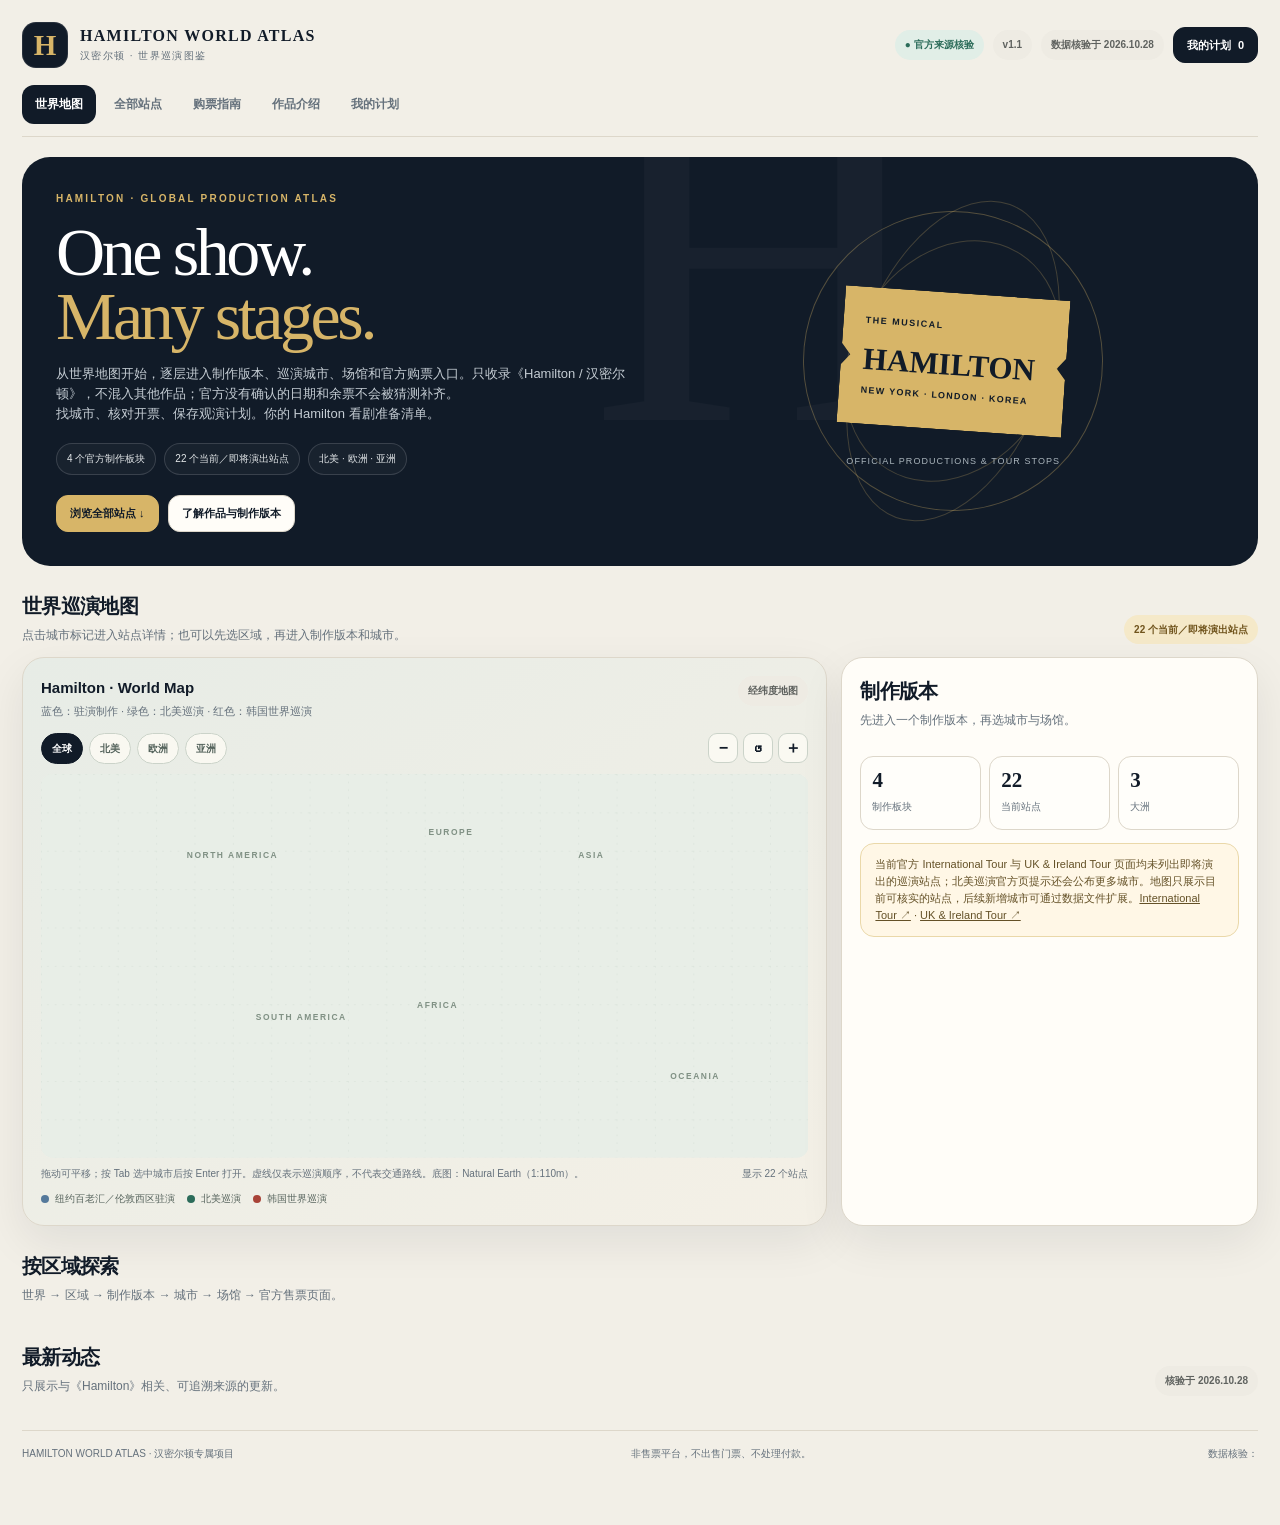
<file: src/index.template.html>
<!doctype html>
<html lang="zh-CN">
<head>
<meta charset="utf-8">
<meta name="viewport" content="width=device-width,initial-scale=1,viewport-fit=cover">
<meta name="theme-color" content="#111b28">
<meta name="description" content="Hamilton World Atlas：只追踪《汉密尔顿》当前官方确认的驻演与巡演站点，提供世界地图、城市层级导航、官方购票入口和个人计划。">
<link rel="icon" href="data:,">
<title>Hamilton World Atlas｜汉密尔顿世界巡演图鉴</title>
<style>
:root{--ink:#111b28;--ink2:#263444;--muted:#65717c;--paper:#fffdf8;--canvas:#f2efe7;--line:#ddd7ca;--gold:#d7b568;--gold-light:#f5e9c9;--teal:#2c6c5a;--teal-light:#e1eee7;--red:#a84338;--blue:#55799b;--shadow:0 16px 45px rgba(17,27,40,.08);--radius:22px}*{box-sizing:border-box}html{scroll-behavior:smooth}body{margin:0;background:var(--canvas);color:var(--ink);font-family:Inter,-apple-system,BlinkMacSystemFont,"Segoe UI","PingFang SC","Microsoft YaHei",sans-serif;line-height:1.55}button,input,select,textarea{font:inherit}button,a{touch-action:manipulation}button{cursor:pointer}a{color:inherit}.shell{max-width:1280px;margin:auto;padding:18px 22px 64px}.top{display:flex;align-items:center;justify-content:space-between;gap:16px;padding:4px 0 17px}.brand{display:flex;align-items:center;gap:12px;min-width:0}.brand-mark{width:46px;height:46px;display:grid;place-items:center;border-radius:14px;background:var(--ink);color:var(--gold);font:800 29px Georgia,serif;box-shadow:inset 0 0 0 1px #ffffff18}.brand h1{font:700 16px Georgia,"Times New Roman",serif;letter-spacing:.08em;margin:0}.brand p{margin:3px 0 0;font-size:10px;letter-spacing:.14em;text-transform:uppercase;color:var(--muted)}.top-meta{display:flex;align-items:center;gap:9px;flex-wrap:wrap;justify-content:flex-end}.stamp,.chip{display:inline-flex;align-items:center;gap:6px;border-radius:999px;padding:7px 10px;font-size:10px;font-weight:850;white-space:nowrap}.stamp{background:var(--teal-light);color:var(--teal)}.chip{background:#eeebe3;color:#5f625f}.chip.gold{background:var(--gold-light);color:#70541d}.chip.red{background:#f4e4e1;color:#873a32}.nav{display:flex;gap:5px;overflow:auto;padding:0 0 12px;border-bottom:1px solid var(--line)}.nav button{flex:0 0 auto;border:0;background:transparent;color:var(--muted);padding:10px 13px;border-radius:12px;font-size:12px;font-weight:850}.nav button.active{background:var(--ink);color:white}.view{display:none}.view.active{display:block}.hero{position:relative;overflow:hidden;display:grid;grid-template-columns:1.05fr .95fr;gap:28px;align-items:center;background:var(--ink);color:white;border-radius:28px;margin-top:20px;padding:34px;min-height:315px}.hero:after{content:"H";position:absolute;right:26%;top:-115px;font:500 480px/.9 Georgia,serif;color:#ffffff07;pointer-events:none}.eyebrow{color:var(--gold);font-size:10px;letter-spacing:.22em;font-weight:900;text-transform:uppercase}.hero h2{position:relative;z-index:1;font:500 clamp(39px,5.5vw,68px)/.94 Georgia,"Times New Roman",serif;letter-spacing:-.05em;margin:15px 0}.hero h2 em{color:var(--gold);font-style:normal}.hero p{position:relative;z-index:1;color:#c5cdd4;font-size:13px;max-width:580px;margin:0}.hero-actions{display:flex;gap:9px;flex-wrap:wrap;margin-top:20px;position:relative;z-index:1}.hero-art{position:relative;min-height:220px;display:grid;place-items:center}.orbit{position:absolute;width:min(300px,95%);aspect-ratio:1;border:1px solid #d7b56855;border-radius:50%;transform:rotate(-23deg)}.orbit:before,.orbit:after{content:"";position:absolute;inset:22px 48px;border:1px solid #d7b56840;border-radius:50%;transform:rotate(54deg)}.orbit:after{inset:53px -18px;transform:rotate(-47deg)}.hero-ticket{position:relative;z-index:1;width:225px;min-height:137px;background:var(--gold);color:var(--ink);padding:19px 22px;transform:rotate(4deg);box-shadow:0 24px 45px #0005;clip-path:polygon(0 0,100% 0,100% 42%,96% 50%,100% 58%,100% 100%,0 100%,0 58%,4% 50%,0 42%)}.hero-ticket small{font-size:9px;font-weight:900;letter-spacing:.17em}.hero-ticket strong{display:block;font:800 31px/.98 Georgia,serif;margin-top:13px}.hero-ticket span{display:block;font-size:9px;font-weight:900;letter-spacing:.14em;margin-top:10px}.hero-foot{position:absolute;bottom:2px;left:0;right:0;text-align:center;font-size:9px;color:#aab5bc;letter-spacing:.12em}.hero-metrics{display:flex;gap:8px;flex-wrap:wrap;margin-top:19px;position:relative;z-index:1}.hero-metrics span{border:1px solid #ffffff24;background:#ffffff08;border-radius:99px;padding:7px 10px;font-size:10px;color:#e3e7e9}.section{margin-top:25px}.section-head{display:flex;justify-content:space-between;align-items:end;gap:14px;margin-bottom:13px}.section-head h2{margin:0;font-size:20px;letter-spacing:-.035em}.section-head p{margin:4px 0 0;color:var(--muted);font-size:12px}.panel{background:var(--paper);border:1px solid var(--line);border-radius:var(--radius);padding:18px;min-width:0;box-shadow:var(--shadow)}.map-layout{display:grid;grid-template-columns:minmax(0,1.45fr) minmax(300px,.75fr);gap:14px}.map-panel{background:linear-gradient(145deg,#e7ece6,#f4f0e6);overflow:hidden}.map-title{display:flex;justify-content:space-between;gap:12px;align-items:start}.map-title h3{margin:0;font-size:15px}.map-title p{margin:3px 0 0;color:var(--muted);font-size:11px}.map-controls{display:flex;align-items:center;gap:6px;flex-wrap:wrap;margin-top:13px}.map-filter{border:1px solid #cbd3c9;background:#f9f8f1;color:#53625b;padding:7px 10px;border-radius:999px;font-size:10px;font-weight:850}.map-filter.active{background:var(--ink);color:white;border-color:var(--ink)}.zoom-controls{display:flex;gap:5px;margin-left:auto}.zoom-controls button{width:30px;height:30px;border:1px solid #cbd3c9;background:#faf9f2;border-radius:9px;font-weight:900;color:var(--ink)}.world-map{display:block;width:100%;margin:10px auto 0;max-height:465px;min-height:260px}.ocean-grid{fill:none;stroke:#c9d4cc;stroke-width:1;stroke-dasharray:2 8}.land{fill:#d0dbd0;stroke:#aebdaf;stroke-width:1.3;stroke-linejoin:round}.land-detail{fill:#c4d2c6;stroke:#a9bba9;stroke-width:1}.route-line{fill:none;stroke:#bd9647;stroke-width:2;stroke-dasharray:4 5;stroke-linecap:round;opacity:.8}.korea-line{fill:none;stroke:#2c6c5a;stroke-width:2.6;stroke-dasharray:3 4;stroke-linecap:round}.leader{stroke:#8b9a8e;stroke-width:1;opacity:.65}.map-marker{cursor:pointer;outline:none}.map-marker .hit{fill:transparent}.map-marker .halo{fill:#2c6c5a20;stroke:#2c6c5a50;stroke-width:1}.map-marker .dot{fill:var(--teal);stroke:#fffdf8;stroke-width:2}.map-marker.resident .dot{fill:var(--blue)}.map-marker.korea .dot{fill:var(--red)}.map-marker:hover .dot,.map-marker:focus .dot,.map-marker.selected .dot{fill:#d5a74c;stroke:var(--ink);stroke-width:2.5}.map-marker text{font-size:11px;font-weight:900;fill:var(--ink);paint-order:stroke;stroke:#e7ece6;stroke-width:3.5px;stroke-linejoin:round}.map-region-label{font-size:11px;font-weight:900;letter-spacing:2px;fill:#75877a;opacity:.9}.map-caption{display:flex;justify-content:space-between;gap:10px;flex-wrap:wrap;padding-top:8px;color:var(--muted);font-size:10px}.legend{display:flex;gap:12px;flex-wrap:wrap;margin-top:10px;color:#59665f;font-size:10px}.legend span{display:inline-flex;align-items:center;gap:6px}.legend i{width:8px;height:8px;border-radius:50%;display:inline-block;background:var(--teal)}.legend .resident-dot{background:var(--blue)}.legend .korea-dot{background:var(--red)}.prod-list{display:grid;gap:9px;margin-top:12px}.prod-card{display:flex;gap:11px;align-items:start;width:100%;border:1px solid var(--line);border-radius:15px;padding:13px;background:#fffefa;text-align:left;transition:.16s}.prod-card:hover,.prod-card:focus-visible{border-color:#c9a454;transform:translateY(-1px);outline:none}.prod-mark{width:35px;height:35px;display:grid;place-items:center;border-radius:11px;background:var(--ink);color:var(--gold);font:800 17px Georgia,serif;flex-shrink:0}.prod-card h4{font-size:12px;margin:0 0 3px}.prod-card p{font-size:10px;color:var(--muted);margin:0}.prod-card .arrow{margin-left:auto;color:var(--teal);font-weight:900}.stat-grid{display:grid;grid-template-columns:repeat(3,1fr);gap:8px;margin-top:13px}.stat{border:1px solid var(--line);border-radius:13px;padding:11px;background:#fffefa}.stat strong{display:block;font:700 21px Georgia,serif}.stat span{font-size:10px;color:var(--muted)}.notice{background:#fff7e6;border:1px solid #ead8a9;color:#645127;border-radius:14px;padding:12px 14px;font-size:11px}.btn{display:inline-flex;align-items:center;justify-content:center;gap:7px;border:1px solid var(--line);background:var(--paper);color:var(--ink);border-radius:12px;padding:10px 13px;font-size:11px;font-weight:850;text-decoration:none;line-height:1.35}.btn.primary{background:var(--ink);color:#fff;border-color:var(--ink)}.btn.gold{background:var(--gold);color:var(--ink);border-color:var(--gold)}.btn.small{padding:7px 9px;font-size:10px}.btn:hover{filter:brightness(.97)}.btn-row{display:flex;gap:8px;flex-wrap:wrap;margin-top:13px}.region-grid{display:grid;grid-template-columns:repeat(3,minmax(0,1fr));gap:10px}.region-card{background:var(--paper);border:1px solid var(--line);border-radius:17px;padding:15px;text-align:left;display:block;width:100%;transition:.15s}.region-card:hover{border-color:#c9a454;transform:translateY(-1px)}.region-card .region-no{font:800 25px Georgia,serif;color:#b38a3d}.region-card h3{font-size:14px;margin:7px 0 4px}.region-card p{font-size:11px;color:var(--muted);margin:0}.region-card .region-bottom{display:flex;justify-content:space-between;gap:8px;margin-top:13px;font-size:10px;color:var(--teal);font-weight:850}.filter-row{display:grid;grid-template-columns:minmax(220px,1fr) 200px 230px;gap:9px;margin-bottom:14px}.field{display:grid;gap:6px;min-width:0}.field label{font-size:11px;font-weight:850;color:#46515a}.field input,.field select,.field textarea{width:100%;min-width:0;border:1px solid var(--line);background:#fff;border-radius:11px;padding:11px 12px;color:var(--ink)}.field textarea{min-height:85px;resize:vertical}.cards-grid{display:grid;grid-template-columns:repeat(3,minmax(0,1fr));gap:11px}.stop-card{border:1px solid var(--line);background:var(--paper);border-radius:17px;padding:15px;display:flex;flex-direction:column;gap:8px;min-height:174px}.stop-card h3{font-size:15px;margin:0}.stop-card .en{font-size:10px;color:var(--muted);margin-top:-5px}.stop-card p{font-size:11px;color:var(--muted);margin:0}.stop-card .card-bottom{display:flex;justify-content:space-between;align-items:center;gap:8px;margin-top:auto;padding-top:8px}.crumb{display:flex;gap:7px;align-items:center;flex-wrap:wrap;margin:20px 0 13px;color:var(--muted);font-size:11px}.crumb button{border:0;background:transparent;color:var(--teal);font-size:11px;font-weight:850;padding:0}.detail-head{display:flex;justify-content:space-between;align-items:start;gap:15px;margin:16px 0}.detail-head h2{font:500 clamp(29px,4vw,42px)/1 Georgia,serif;letter-spacing:-.04em;margin:9px 0}.detail-head p{color:var(--muted);font-size:12px;margin:8px 0 0}.detail-grid{display:grid;grid-template-columns:minmax(0,1.1fr) minmax(300px,.9fr);gap:13px}.dark-card{position:relative;overflow:hidden;background:var(--ink);color:white;border-radius:20px;padding:22px}.dark-card:after{content:"H";position:absolute;right:10px;bottom:-58px;font:500 210px Georgia,serif;color:#ffffff08}.dark-card h3{position:relative;z-index:1;font:500 28px/1.04 Georgia,serif;margin:12px 0 6px}.dark-card p{position:relative;z-index:1;color:#c6d0d5;font-size:12px;margin:0}.info-list{display:grid;margin-top:8px}.info-row{display:grid;grid-template-columns:110px 1fr;gap:10px;padding:12px 0;border-bottom:1px solid var(--line)}.info-row:last-child{border-bottom:0}.info-row .label{font-size:11px;color:var(--muted)}.info-row strong{font-size:12px}.info-row p{font-size:11px;color:var(--muted);margin:3px 0 0}.price-grid{display:grid;grid-template-columns:repeat(5,minmax(0,1fr));gap:6px;margin-top:10px}.price-choice{border:1px solid var(--line);background:white;border-radius:11px;padding:9px 4px;text-align:center;color:var(--ink)}.price-choice strong{display:block;font-size:11px}.price-choice span{font-size:9px;color:var(--muted)}.price-choice.active{border-color:var(--teal);background:var(--teal-light);box-shadow:inset 0 0 0 1px var(--teal)}.countdown{display:flex;justify-content:space-between;align-items:center;gap:12px;background:var(--gold-light);border-radius:14px;padding:12px 14px;margin-top:12px}.countdown span{font-size:10px;color:#6c5626}.countdown strong{font-size:15px;font-variant-numeric:tabular-nums}.steps{display:grid;gap:8px;margin-top:12px}.step{border:1px solid var(--line);border-radius:13px;padding:12px;background:#fffefa}.step summary{cursor:pointer;font-size:12px;font-weight:850}.step p{font-size:11px;color:var(--muted);margin:8px 0 0}.guide-grid{display:grid;grid-template-columns:repeat(3,minmax(0,1fr));gap:11px}.guide-card{border:1px solid var(--line);background:var(--paper);border-radius:17px;padding:16px}.guide-number{width:30px;height:30px;display:grid;place-items:center;background:var(--gold-light);color:#72551d;border-radius:10px;font:800 13px Georgia,serif}.guide-card h3{font-size:13px;margin:11px 0 5px}.guide-card p{font-size:11px;color:var(--muted);margin:0}.guide-card .btn{margin-top:12px}.news-card{display:grid;grid-template-columns:90px 1fr;gap:13px;align-items:start;border:1px solid var(--line);border-radius:16px;background:var(--paper);padding:14px}.news-date{background:var(--ink);color:var(--gold);border-radius:12px;text-align:center;padding:11px 7px;font:700 12px Georgia,serif}.news-card h3{font-size:13px;margin:0 0 5px}.news-card p{font-size:11px;color:var(--muted);margin:0}.about-hero{background:var(--ink);color:white;border-radius:24px;padding:28px;display:grid;grid-template-columns:1fr auto;gap:22px;align-items:center}.about-hero h2{font:500 clamp(30px,4vw,46px)/1.02 Georgia,serif;margin:10px 0}.about-hero p{font-size:12px;color:#c7d0d5;max-width:780px;margin:0}.about-stats{display:grid;grid-template-columns:repeat(3,minmax(0,1fr));gap:8px;margin-top:14px}.about-stat{border:1px solid #ffffff22;border-radius:12px;padding:12px}.about-stat strong{display:block;color:var(--gold);font:700 24px Georgia,serif}.about-stat span{font-size:10px;color:#c7d0d5}.timeline{display:grid;gap:10px}.timeline-item{display:grid;grid-template-columns:110px 1fr;gap:12px;padding:13px;border-bottom:1px solid var(--line)}.timeline-item time{font-size:11px;color:var(--teal);font-weight:900}.timeline-item h3{font-size:13px;margin:0 0 4px}.timeline-item p{font-size:11px;color:var(--muted);margin:0}.plan-grid{display:grid;grid-template-columns:minmax(0,1.1fr) minmax(290px,.9fr);gap:13px}.form-grid{display:grid;grid-template-columns:repeat(2,minmax(0,1fr));gap:11px}.toolbar{display:flex;gap:8px;flex-wrap:wrap;margin-top:13px}.saved{border:1px solid var(--line);border-radius:14px;padding:14px;background:#fff;margin-top:12px}.saved h3{font-size:13px;margin:0 0 6px}.saved p{font-size:11px;color:var(--muted);margin:0 0 7px}.checklist{display:grid;gap:10px;margin-top:12px}.checklist label{display:flex;align-items:start;gap:9px;font-size:11px;color:#45515a}.checklist input{accent-color:var(--teal);margin-top:3px}.footnote{font-size:10px;color:var(--muted);line-height:1.7}.footer{border-top:1px solid var(--line);margin-top:34px;padding-top:15px;display:flex;justify-content:space-between;gap:12px;flex-wrap:wrap;color:var(--muted);font-size:10px}.toast{position:fixed;left:50%;bottom:20px;transform:translate(-50%,15px);opacity:0;pointer-events:none;background:var(--ink);color:white;padding:11px 15px;border-radius:12px;font-size:12px;box-shadow:var(--shadow);transition:.18s;z-index:100}.toast.show{opacity:1;transform:translate(-50%,0)}.empty{border:1px dashed #c9c2b5;border-radius:15px;padding:22px;text-align:center;color:var(--muted);font-size:12px}.hidden{display:none!important}
@media(max-width:900px){.shell{padding:12px 12px 45px}.hero{grid-template-columns:1fr;padding:25px;gap:8px}.hero-art{min-height:170px}.hero h2{font-size:46px}.map-layout,.detail-grid,.plan-grid{grid-template-columns:1fr}.cards-grid{grid-template-columns:repeat(2,minmax(0,1fr))}.guide-grid{grid-template-columns:repeat(2,minmax(0,1fr))}.filter-row{grid-template-columns:1fr 1fr}.filter-row .field:first-child{grid-column:1/-1}.about-hero{grid-template-columns:1fr}.region-grid{grid-template-columns:1fr}.top-meta .chip{display:none}}
@media(max-width:560px){.shell{padding:10px 10px 38px}.brand h1{font-size:13px}.brand p{font-size:8px}.brand-mark{width:40px;height:40px}.hero{border-radius:20px;padding:21px}.hero h2{font-size:39px}.hero-art{min-height:150px}.hero-ticket{width:190px;min-height:118px}.section-head{align-items:start;flex-direction:column}.map-layout{grid-template-columns:1fr}.world-map{min-height:220px}.cards-grid,.guide-grid,.form-grid{grid-template-columns:1fr}.filter-row{grid-template-columns:1fr}.filter-row .field:first-child{grid-column:auto}.detail-head{flex-direction:column}.price-grid{grid-template-columns:repeat(3,minmax(0,1fr))}.info-row{grid-template-columns:88px 1fr}.stat-grid{grid-template-columns:repeat(3,minmax(0,1fr))}.stat{padding:9px}.stat strong{font-size:18px}.timeline-item{grid-template-columns:1fr;gap:4px}.news-card{grid-template-columns:70px 1fr}.about-stats{grid-template-columns:1fr 1fr}.top-meta .stamp{font-size:9px}.nav button{padding:9px 11px}}
.land,.route-line,.korea-line{vector-effect:non-scaling-stroke}.map-marker .halo,.map-marker text,.map-marker .leader{pointer-events:none}
@media(max-width:900px){.top-meta #app-version{display:inline-flex}}
__MOBILE_POLISH__
__TOUR_LEADS_CSS__
</style>
</head>
<body>
<div class="shell">
<header class="top">
  <div class="brand"><div class="brand-mark">H</div><div><h1>HAMILTON WORLD ATLAS</h1><p>汉密尔顿 · 世界巡演图鉴</p></div></div>
  <div class="top-meta"><span class="stamp">● 官方来源核验</span><span class="chip" id="app-version">v1.1</span><span class="chip">数据核验于 2026.10.28</span><button class="btn primary" data-view="plan">我的计划 <span id="saved-badge">0</span></button></div>
</header>
<nav class="nav" aria-label="主导航">
  <button class="active" data-view="map">世界地图</button><button data-view="stops">全部站点</button><button data-view="guide">购票指南</button><button data-view="about">作品介绍</button><button data-view="plan">我的计划</button>
</nav>
<main>
<section class="view active" id="view-map">
  <div class="hero">
    <div><div class="eyebrow">Hamilton · Global Production Atlas</div><h2>One show.<br><em>Many stages.</em></h2><p class="hero-copy-full">从世界地图开始，逐层进入制作版本、巡演城市、场馆和官方购票入口。只收录《Hamilton / 汉密尔顿》，不混入其他作品；官方没有确认的日期和余票不会被猜测补齐。</p><p class="hero-copy-mobile">找城市、核对开票、保存观演计划。你的 Hamilton 看剧准备清单。</p><div class="hero-metrics"><span id="metric-productions">4 个官方制作板块</span><span id="metric-stops">22 个当前／即将演出站点</span><span id="metric-regions">北美 · 欧洲 · 亚洲</span></div><div class="hero-actions"><button class="btn gold" data-view="stops">浏览全部站点 ↓</button><button class="btn" data-view="about">了解作品与制作版本</button></div></div>
    <div class="hero-art" aria-hidden="true"><div class="orbit"></div><div class="hero-ticket"><small>THE MUSICAL</small><strong>HAMILTON</strong><span>NEW YORK · LONDON · KOREA</span></div><div class="hero-foot">OFFICIAL PRODUCTIONS & TOUR STOPS</div></div>
  </div>
  <div class="quick-start" id="korea-quick-start" aria-label="韩国观演快捷入口"></div>
  <div class="section"><div class="section-head"><div><h2>世界巡演地图</h2><p>点击城市标记进入站点详情；也可以先选区域，再进入制作版本和城市。</p></div><span class="chip gold" id="global-count-badge">22 个当前／即将演出站点</span></div>
    <div class="map-layout">
      <div class="panel map-panel">
        <div class="map-title"><div><h3>Hamilton · World Map</h3><p>蓝色：驻演制作 · 绿色：北美巡演 · 红色：韩国世界巡演</p></div><span class="chip">经纬度地图</span></div>
        <div class="map-controls"><button class="map-filter active" data-region-filter="all">全球</button><button class="map-filter" data-region-filter="north-america">北美</button><button class="map-filter" data-region-filter="europe">欧洲</button><button class="map-filter" data-region-filter="asia">亚洲</button><div class="zoom-controls"><button id="zoom-out" aria-label="缩小地图">−</button><button id="zoom-reset" aria-label="重置地图缩放">↺</button><button id="zoom-in" aria-label="放大地图">＋</button></div></div>
        <svg id="world-map" class="world-map" viewBox="0 0 1000 500" role="img" aria-label="汉密尔顿世界制作与巡演城市地图">
          <defs><pattern id="mapGrid" width="50" height="50" patternUnits="userSpaceOnUse"><path d="M50 0H0V50" class="ocean-grid"/></pattern></defs>
          <rect width="1000" height="500" rx="15" fill="#e8eee7"/><rect width="1000" height="500" rx="15" fill="url(#mapGrid)"/>
          <g id="map-content">
            __WORLD_LAND__
            <text x="190" y="110" class="map-region-label">NORTH AMERICA</text><text x="280" y="320" class="map-region-label">SOUTH AMERICA</text><text x="490" y="305" class="map-region-label">AFRICA</text><text x="505" y="80" class="map-region-label">EUROPE</text><text x="700" y="110" class="map-region-label">ASIA</text><text x="820" y="397" class="map-region-label">OCEANIA</text>
            <g id="map-routes"></g><g id="map-markers"></g>
          </g>
        </svg>
        <div class="map-caption"><span>拖动可平移；按 Tab 选中城市后按 Enter 打开。虚线仅表示巡演顺序，不代表交通路线。底图：Natural Earth（1:110m）。</span><span id="map-count">显示 22 个站点</span></div>
        <div class="legend"><span><i class="resident-dot"></i>纽约百老汇／伦敦西区驻演</span><span><i></i>北美巡演</span><span><i class="korea-dot"></i>韩国世界巡演</span></div>
      </div>
      <aside class="panel"><div class="section-head"><div><h2>制作版本</h2><p>先进入一个制作版本，再选城市与场馆。</p></div></div><div class="prod-list" id="production-list"></div><div class="stat-grid"><div class="stat"><strong id="stat-productions">4</strong><span>制作板块</span></div><div class="stat"><strong id="stat-stops">22</strong><span>当前站点</span></div><div class="stat"><strong id="stat-regions">3</strong><span>大洲</span></div></div><div class="notice" style="margin-top:13px">当前官方 International Tour 与 UK & Ireland Tour 页面均未列出即将演出的巡演站点；北美巡演官方页提示还会公布更多城市。地图只展示目前可核实的站点，后续新增城市可通过数据文件扩展。<a href="https://hamiltonmusical.com/international-tour/tickets/" target="_blank" rel="noopener">International Tour ↗</a> · <a href="https://hamiltonmusical.com/uk-tour/tickets/" target="_blank" rel="noopener">UK & Ireland Tour ↗</a></div></aside>
    </div>
  </div>
  <div class="section"><div class="section-head"><div><h2>按区域探索</h2><p>世界 → 区域 → 制作版本 → 城市 → 场馆 → 官方售票页面。</p></div></div><div class="region-grid" id="region-grid"></div></div>
  <div class="section"><div class="section-head"><div><h2>最新动态</h2><p>只展示与《Hamilton》相关、可追溯来源的更新。</p></div><span class="chip">核验于 2026.10.28</span></div><div id="news-list"></div></div>
</section>
<section class="view" id="view-stops">
  <div class="section"><div class="section-head"><div><h2>全部演出站点</h2><p><span id="stops-subtitle-count">22</span> 个当前／即将演出站点；不代表每个日期都仍有余票。</p></div><span class="chip gold">Hamilton only</span></div>
    <div class="filter-row"><div class="field"><label for="stop-search">搜索城市、场馆或国家</label><input id="stop-search" type="search" placeholder="例如 London、Dream Theatre、纽约"></div><div class="field"><label for="stop-region">区域</label><select id="stop-region"><option value="all">全球全部区域</option><option value="north-america">北美</option><option value="europe">欧洲</option><option value="asia">亚洲</option></select></div><div class="field"><label for="stop-production">制作版本</label><select id="stop-production"><option value="all">全部制作版本</option></select></div></div>
    <div class="cards-grid" id="stops-grid"></div>
  </div>
</section>
<section class="view" id="view-region"><div id="region-detail"></div></section>
<section class="view" id="view-production"><div id="production-detail"></div></section>
<section class="view" id="view-stop"><div id="stop-detail"></div></section>
<section class="view" id="view-guide">
  <div class="section"><div class="section-head"><div><h2>官方购票指南</h2><p>本应用负责发现与准备；账号登录、选座、支付均在官方票务网站完成。</p></div><span class="chip gold">安全购票</span></div>
    <div class="guide-grid">
      <article class="guide-card"><div class="guide-number">01</div><h3>选地区与制作版本</h3><p>先确定纽约、北美巡演、伦敦或韩国，再选城市与场馆。不要把不同制作版本的场次混在一起。</p><button class="btn" data-view="map">从世界地图开始 →</button></article>
      <article class="guide-card"><div class="guide-number">02</div><h3>从官方页面进入售票</h3><p>纽约、伦敦、北美巡演都有 Hamilton 官方票务页面；韩国场次请使用场馆公告或官方商品页。</p><a class="btn" href="https://hamiltonmusical.com/" target="_blank" rel="noopener">Hamilton 官方网站 ↗</a></article>
      <article class="guide-card"><div class="guide-number">03</div><h3>账号与证件准备</h3><p>只在官方票务网站注册／登录。根据地区准备邮箱、护照姓名或当地平台要求的认证资料；本应用不收集第三方密码或验证码。</p><a class="btn" href="https://hamiltonmusical.com/new-york/tickets/" target="_blank" rel="noopener">查看官方票务 FAQ ↗</a></article>
      <article class="guide-card"><div class="guide-number">04</div><h3>选择日期、场次与座位</h3><p>本应用中的日期范围是官方公布的演出期间，不等于每天都有演出。具体日期、场次、座位和余票须以票务日历实时显示为准。</p><button class="btn" data-view="stops">选择演出站点 →</button></article>
      <article class="guide-card"><div class="guide-number">05</div><h3>付款并确认订单</h3><p>结账前检查币种、票价、手续费、购票人资料和退改规则。支付后保存订单号、电子票及取票说明。</p><button class="btn" data-view="plan">保存我的购票计划 →</button></article>
      <article class="guide-card"><div class="guide-number">06</div><h3>避免假票与错误入口</h3><p>Hamilton 官方建议使用官方场馆／授权售票来源。不要仅凭社交平台截图向陌生人转账，也不要把公告页误当成实时选座页。</p><a class="btn" href="https://hamiltonmusical.com/new-york/tickets/" target="_blank" rel="noopener">官方防诈骗说明 ↗</a></article>
    </div>
  </div>
  <div class="section"><div class="section-head"><div><h2>各地区官方入口</h2><p>点击后进入对应官方页面；北美巡演需要在列表中选城市。</p></div></div><div class="cards-grid" id="guide-production-list"></div></div>
  <div class="section"><div class="notice"><strong>关于登录：</strong>当前应用没有第三方售票账号的代理登录能力，也不会保存票务密码、短信验证码或银行卡信息。它会把你带到官方站点，由你自己完成登录和付款。真实余票、订单同步及站内支付需要票务方授权接口。</div></div>
</section>
<section class="view" id="view-about">
  <div class="section"><div class="about-hero"><div><div class="eyebrow">The musical · About the show</div><h2>一部用当代音乐讲述建国时代的作品</h2><p id="about-description"></p><div class="about-stats" id="about-stats"></div></div><div class="hero-ticket" style="transform:rotate(2deg);align-self:center"><small>BOOK · MUSIC · LYRICS</small><strong>HAMILTON</strong><span>LIN-MANUEL MIRANDA</span></div></div></div>
  <div class="section"><div class="section-head"><div><h2>当前演出版图</h2><p>区分驻演与巡演；只把有官方页面支持的地点标为当前／即将演出。</p></div></div><div class="cards-grid" id="about-productions"></div></div>
  <div class="section"><div class="section-head"><div><h2>韩国巡演卡司</h2><p>根据釜山官方公告公布的角色与演员信息。</p></div><a class="btn small" href="https://www.dreamtheatre.co.kr/Info/Notice/NoticeDetail?num=360" target="_blank" rel="noopener">官方来源 ↗</a></div><div class="cards-grid" id="korea-cast"></div></div>
  <div class="section"><div class="section-head"><div><h2>近期动态</h2><p>新闻仅作线索；演出日期和购票规则以官方票务页为准。</p></div></div><div class="timeline" id="about-timeline"></div></div>
  <div class="section"><div class="section-head"><div><h2>数据来源与边界</h2><p>本应用的每条站点信息都保留对应官方来源。</p></div></div><div class="panel"><p class="footnote">最后核验日期：<strong id="last-verified"></strong>。数据覆盖纽约百老汇、北美巡演、伦敦西区和韩国世界巡演的当前／即将演出页面。历史上曾经演出过的城市不自动视为当前可购票；尚未被官方公布的未来城市不作推测。价格、场次、余票、售票平台和开票时间都可能变化，实际购票前请重新核对官方页面。</p><div class="btn-row"><a class="btn" href="https://hamiltonmusical.com/new-york/tickets/" target="_blank" rel="noopener">纽约官方 ↗</a><a class="btn" href="https://hamiltonmusical.com/us-tour/tickets/" target="_blank" rel="noopener">北美巡演官方 ↗</a><a class="btn" href="https://hamiltonmusical.com/london/tickets/" target="_blank" rel="noopener">伦敦官方 ↗</a><a class="btn" href="https://hamiltonmusical.com/world-tour/tickets/" target="_blank" rel="noopener">世界巡演官方 ↗</a></div></div></div>
</section>
<section class="view" id="view-plan">
  <div class="section"><div class="section-head"><div><h2>我的 Hamilton 计划</h2><p>本地保存，不需要注册本应用账号；换设备前请导出备份。</p></div><span class="chip">仅本设备</span></div>
    <div class="plan-grid"><div class="panel"><div class="form-grid"><div class="field"><label for="plan-stop">目标城市／站点</label><select id="plan-stop"></select></div><div class="field"><label for="plan-quantity">计划购票数量</label><select id="plan-quantity"><option value="1">1 张</option><option value="2" selected>2 张</option><option value="3">3 张</option><option value="4">4 张</option></select></div><div class="field" id="plan-tier-wrap"><label for="plan-tier">目标票档（韩国场已公布票价）</label><select id="plan-tier"><option value="VIP">VIP · ₩220,000</option><option value="R">R · ₩180,000</option><option value="S">S · ₩140,000</option><option value="A" selected>A · ₩100,000</option><option value="B">B · ₩70,000</option></select></div><div class="field"><label for="plan-date">意向观演日期</label><input id="plan-date" type="date"><span class="footnote">日期仅作个人计划；以官方场次日历为准。</span></div></div><div id="plan-budget-note" class="notice" style="margin-top:12px">韩国场预算会按已公布票价估算；其他地区不预设价格，以官方售票页为准。</div><div class="field" style="margin-top:12px"><label for="plan-note">备注</label><textarea id="plan-note" placeholder="例如：同行人、目标座位、护照认证、交通与住宿安排"></textarea></div><div class="toolbar"><button class="btn primary" id="save-plan">保存计划</button><button class="btn" id="download-ics">下载提醒 .ics</button><button class="btn" id="export-json">导出 JSON 备份</button></div><div id="saved-plan" class="saved hidden"></div></div>
      <aside class="panel"><h3 style="margin:0;font-size:15px">购票准备清单</h3><p class="footnote">勾选项会保存在本设备。</p><div class="checklist"><label><input type="checkbox" data-check="official"> 已核对目标城市官方售票入口</label><label><input type="checkbox" data-check="account"> 已确认账号注册／登录与证件要求</label><label><input type="checkbox" data-check="payment"> 已确认支付方式、币种及手续费</label><label><input type="checkbox" data-check="session"> 已确认具体日期、场次与座位</label><label><input type="checkbox" data-check="order"> 付款后已保存订单与取票规则</label></div><div class="section"><div class="section-head"><div><h2>开票提醒</h2><p>目前明确公布开票日期的韩国首轮场次。</p></div></div><div id="opening-list" class="prod-list"></div></div><div class="notice" style="margin-top:12px">导入日历文件后，由系统日历负责通知。网页关闭后不会自行推送提醒。</div></aside>
    </div>
  </div>
</section>
</main>
<footer class="footer"><span>HAMILTON WORLD ATLAS · 汉密尔顿专属项目</span><span>非售票平台，不出售门票、不处理付款。</span><span>数据核验：<code id="footer-verified"></code></span></footer>
</div><div class="toast" id="toast" role="status" aria-live="polite"></div>
<script>
'use strict';
const DATA=__HAMILTON_DATA__;
(function(){
const $=(s,r=document)=>r.querySelector(s), $$=(s,r=document)=>Array.from(r.querySelectorAll(s));
const state={view:'map',region:'all',productionId:null,stopId:null,zoom:1,pan:{x:0,y:0},plan:{stopId:'busan',tier:'A',quantity:'2',date:'',note:''},checks:{}};
const STORAGE_KEY='hamilton-world-atlas-v1';
const volatileStore={};
function getStored(){try{return localStorage.getItem(STORAGE_KEY)}catch(e){return volatileStore[STORAGE_KEY]||null}}
const regionNames=Object.fromEntries(DATA.regions.map(r=>[r.id,r.name]));
const production=id=>DATA.productions.find(p=>p.id===id);
const stop=id=>DATA.stops.find(s=>s.id===id);
const price=(s,t)=>s.prices?.find(p=>p.tier===t)?.price||0;
const money=(n,currency='KRW')=>new Intl.NumberFormat('en-US',{style:'currency',currency,maximumFractionDigits:0}).format(Number(n||0));
const esc=s=>String(s??'').replace(/[&<>"']/g,c=>({'&':'&amp;','<':'&lt;','>':'&gt;','"':'&quot;',"'":'&#39;'}[c]));
function readStore(){try{const v=JSON.parse(getStored()||'{}');if(v.plan)state.plan={...state.plan,...v.plan};if(v.checks)state.checks=v.checks}catch(e){console.warn('Local data unavailable',e)}}
function persist(){const value=JSON.stringify({plan:state.plan,checks:state.checks,updatedAt:new Date().toISOString()});try{localStorage.setItem(STORAGE_KEY,value);return true}catch(e){volatileStore[STORAGE_KEY]=value;return false}}
function toast(msg){const el=$('#toast');el.textContent=msg;el.classList.add('show');clearTimeout(toast.timer);toast.timer=setTimeout(()=>el.classList.remove('show'),2400)}
function setNavActive(view){const target=view==='region'?'map':(['stop','production'].includes(view)?'stops':view);$$('.nav button').forEach(b=>b.classList.toggle('active',b.dataset.view===target))}
function nav(view){state.view=view;$$('.view').forEach(v=>v.classList.toggle('active',v.id==='view-'+view));setNavActive(view);window.scrollTo({top:0,behavior:'smooth'});if(view==='plan')renderPlan();if(view==='stops')renderStops();if(view==='map'){renderMap();$('#stop-region').value=state.region;renderStops()}}
function formatDate(s){if(!s)return '';const d=new Date(s+'T12:00:00Z');return new Intl.DateTimeFormat('zh-CN',{timeZone:'UTC',year:'numeric',month:'short',day:'numeric'}).format(d)}
function projection(s){const p=DATA.mapProjection;return {x:p.left+(Number(s.lon)+180)/360*p.width,y:p.top+(90-Number(s.lat))/180*p.height}}
function statusChip(s){const status=s.status||'已公布日程';const cl=status==='驻演中'?'':status==='演出中'?'gold':'gray';return `<span class="chip ${cl}">${esc(status)}</span>`}
function stopCard(s){const p=production(s.productionId);return `<article class="stop-card"><div style="display:flex;justify-content:space-between;gap:8px;align-items:start">${statusChip(s)}<span class="chip">${esc(regionNames[s.region])}</span></div><h3>${esc(s.city)}</h3><div class="en">${esc(s.cityEn)} · ${esc(s.country)}</div><p><strong>${esc(s.venue)}</strong></p><p>${esc(s.datesLabel)}</p><div class="card-bottom"><span class="footnote">${esc(p.name)}</span><button class="btn small" data-stop="${s.id}">查看详情 →</button></div></article>`}
function productionCard(p){const count=DATA.stops.filter(s=>s.productionId===p.id).length;return `<button class="prod-card" data-production="${p.id}"><span class="prod-mark">H</span><span style="flex:1"><h4>${esc(p.name)}</h4><p>${esc(p.english)} · ${count} 个站点</p><p>${esc(p.currentStatus)}</p></span><span class="arrow">↗</span></button>`}
function renderProductionLists(){ $('#production-list').innerHTML=DATA.productions.map(productionCard).join('');$('#guide-production-list').innerHTML=DATA.productions.map(p=>`<article class="stop-card"><span class="chip">${esc(regionNames[p.region])} · ${esc(p.kind)}</span><h3>${esc(p.name)}</h3><div class="en">${esc(p.english)}</div><p>${esc(p.summary)}</p><div class="card-bottom"><a class="btn small primary" href="${esc(p.officialUrl)}" target="_blank" rel="noopener">官方页面 ↗</a><button class="btn small" data-production="${p.id}">查看站点 →</button></div></article>`).join('');$('#about-productions').innerHTML=DATA.productions.map(p=>`<article class="stop-card"><span class="chip">${esc(regionNames[p.region])} · ${esc(p.kind)}</span><h3>${esc(p.name)}</h3><div class="en">${esc(p.english)}</div><p>${esc(p.summary)}</p><div class="card-bottom"><span class="footnote">${DATA.stops.filter(s=>s.productionId===p.id).length} 个站点</span><button class="btn small" data-production="${p.id}">展开 →</button></div></article>`).join('');const prodSel=$('#stop-production');DATA.productions.forEach(p=>prodSel.insertAdjacentHTML('beforeend',`<option value="${p.id}">${esc(p.name)}</option>`))}
function renderRegions(){const configs=DATA.regions.map((r,i)=>({id:r.id,number:String(i+1).padStart(2,'0')}));$('#region-grid').innerHTML=configs.map(x=>{const r=DATA.regions.find(y=>y.id===x.id),count=DATA.stops.filter(s=>s.region===r.id).length;return `<button class="region-card" data-region-open="${r.id}"><span class="region-no">${x.number}</span><h3>${esc(r.name)} / ${esc(r.english)}</h3><p>${esc(r.summary)}</p><div class="region-bottom"><span>${count} 个站点</span><span>进入区域 →</span></div></button>`}).join('')}
function renderNews(){const n=DATA.news||[];$('#news-list').innerHTML=n.map(x=>`<article class="news-card"><div class="news-date">${esc(x.date.slice(5).replace('-','.'))}<br><small>${esc(x.date.slice(0,4))}</small></div><div><h3>${esc(x.title)}</h3><p>${esc(x.summary)}</p><div class="btn-row"><a class="btn small" href="${esc(x.url)}" target="_blank" rel="noopener">釜山官方 ↗</a>${x.secondaryUrl?`<a class="btn small" href="${esc(x.secondaryUrl)}" target="_blank" rel="noopener">首尔官方 ↗</a>`:''}<span class="footnote">${esc(x.label)}</span></div></div></article>`).join('')||'<div class="empty">暂无已核实动态。</div>'}
function routeSvg(region='all'){const all=DATA.stops;const na=all.filter(s=>s.productionId==='north-american-tour').sort((a,b)=>a.routeOrder-b.routeOrder);const korea=all.filter(s=>s.productionId==='korea-world-tour');const coords=arr=>arr.map(s=>{const p=projection(s);return `${p.x},${p.y}`}).join(' ');let out='';if(region==='all'||region==='north-america')out+=`<polyline class="route-line" points="${coords(na)}"/>`;if(region==='all'||region==='asia')out+=`<polyline class="korea-line" points="${coords(korea)}"/>`;return out}
function mapViewport(){if(state.region==='all')return {x:0,y:0,width:1000,height:500};const points=mapVisiblePoints().map(projection);const xs=points.map(p=>p.x),ys=points.map(p=>p.y);const width=Math.max(state.region==='north-america'?180:80,Math.max(...xs)-Math.min(...xs)+60,(Math.max(...ys)-Math.min(...ys)+35)*2);return {x:(Math.min(...xs)+Math.max(...xs)-width)/2,y:(Math.min(...ys)+Math.max(...ys)-width/2)/2,width,height:width/2}}
function markerSvg(s){const p=projection(s),scale=mapViewport().width/1000/state.zoom;const label=['new-york','london','busan','seoul'].includes(s.id);const tx=p.x+(s.dx||12)*scale,ty=p.y+(s.dy||-12)*scale,anchor=(s.dx||12)<0?'end':'start';const cls=s.productionId==='korea-world-tour'?'korea':s.productionId==='north-american-tour'?'tour':'resident';const neighbors=DATA.stops.filter(n=>n.id!==s.id&&(state.region==='all'||n.region===state.region)).map(n=>{const q=projection(n);return Math.hypot(q.x-p.x,q.y-p.y)});const hitRadius=Math.min(10*scale,...neighbors.map(d=>d*.45));const radius=Math.min((s.productionId==='north-american-tour'?4.2:6.2)*scale,hitRadius*.7);return `<g class="map-marker ${cls}" data-stop="${s.id}" tabindex="0" role="button" aria-label="打开${esc(s.city)}站详情"><title>${esc(s.city)} · ${esc(s.venue)} · ${esc(s.datesLabel)}</title>${label?`<line class="leader" x1="${p.x}" y1="${p.y}" x2="${tx}" y2="${ty}"/>`:''}<circle class="hit" cx="${p.x}" cy="${p.y}" r="${hitRadius}"/><circle class="halo" cx="${p.x}" cy="${p.y}" r="${radius+3*scale}"/><circle class="dot" cx="${p.x}" cy="${p.y}" r="${radius}" style="stroke-width:${2*scale}"/>${label?`<text x="${tx}" y="${ty}" text-anchor="${anchor}" style="font-size:${11*scale}px;stroke-width:${3.5*scale}px">${esc(s.mapLabel||s.cityEn)}</text>`:''}</g>`}
function renderMap(){const filtered=DATA.stops.filter(s=>state.region==='all'||s.region===state.region);$('#map-routes').innerHTML=routeSvg(state.region);$('#map-markers').innerHTML=filtered.map(markerSvg).join('');$('#map-count').textContent=`显示 ${filtered.length} 个站点`;$$('[data-region-filter]').forEach(b=>{b.classList.toggle('active',b.dataset.regionFilter===state.region);const count=stateRegionCount(b.dataset.regionFilter);b.textContent=(b.dataset.regionFilter==='all'?'全球':regionNames[b.dataset.regionFilter])+' · '+count});$('#global-count-badge').textContent=DATA.stops.length+' 个当前／即将演出站点';$('#stops-subtitle-count').textContent=DATA.stops.length;$('#metric-productions').textContent=DATA.productions.length+' 个官方制作板块';$('#metric-stops').textContent=DATA.stops.length+' 个当前／即将演出站点';$('#metric-regions').textContent=DATA.regions.map(r=>r.name).join(' · ');$('#stat-productions').textContent=DATA.productions.length;$('#stat-stops').textContent=DATA.stops.length;$('#stat-regions').textContent=DATA.regions.length;applyZoom();}
function stateRegionCount(region){return region==='all'?DATA.stops.length:DATA.stops.filter(s=>s.region===region).length}
function applyZoom(){const base=mapViewport(),w=base.width/state.zoom,h=base.height/state.zoom;const x=Math.max(0,Math.min(1000-w,base.x+(base.width-w)/2+state.pan.x)),y=Math.max(0,Math.min(500-h,base.y+(base.height-h)/2+state.pan.y));$('#world-map').setAttribute('viewBox',`${x} ${y} ${w} ${h}`);$('#map-markers').innerHTML=DATA.stops.filter(s=>state.region==='all'||s.region===state.region).map(markerSvg).join('');renderLeadMap()}
function regionFilter(region){state.region=region;state.zoom=1;state.pan={x:0,y:0};$('#stop-region').value=region;$('#stop-production').value='all';renderMap();renderStops()}
function renderStops(){const q=($('#stop-search')?.value||'').trim().toLowerCase();const region=$('#stop-region')?.value||'all';const prod=$('#stop-production')?.value||'all';const list=DATA.stops.filter(s=>{const p=production(s.productionId);const hay=[s.city,s.cityEn,s.country,s.countryEn,s.venue,p.name,p.english,s.datesLabel].join(' ').toLowerCase();return (!q||hay.includes(q))&&(region==='all'||s.region===region)&&(prod==='all'||s.productionId===prod)});$('#stops-grid').innerHTML=list.map(stopCard).join('')||'<div class="empty" style="grid-column:1/-1">没有匹配站点。试试更短的关键词。</div>'}
function crumb(items){return `<div class="crumb"><button data-view="map">世界地图</button>${items.map(x=>`<span>›</span>${x.id?`<button ${x.type==='production'?`data-production="${x.id}"`:x.type==='region'?`data-region-open="${x.id}"`:`data-stop="${x.id}"`}>${esc(x.name)}</button>`:`<strong>${esc(x.name)}</strong>`}`).join('')}</div>`}
function showRegion(id){const r=DATA.regions.find(x=>x.id===id);if(!r)return;regionFilter(id);state.view='region';$$('.view').forEach(v=>v.classList.toggle('active',v.id==='view-region'));setNavActive('region');const prods=DATA.productions.filter(p=>p.region===id);const stops=DATA.stops.filter(s=>s.region===id);$('#region-detail').innerHTML=`${crumb([{id:r.id,name:r.name,type:'region'}])}<div class="detail-head"><div><span class="chip gold">区域地图 · ${esc(r.english)}</span><h2>${esc(r.name)}</h2><p>${esc(r.summary)}</p></div><button class="btn" data-view="map">← 返回世界地图</button></div><div class="section"><div class="section-head"><div><h2>制作版本</h2><p>先选制作版本，再进入具体城市与场馆。</p></div></div><div class="cards-grid">${prods.map(p=>`<article class="stop-card"><span class="chip">${esc(p.kind)}</span><h3>${esc(p.name)}</h3><div class="en">${esc(p.english)}</div><p>${esc(p.summary)}</p><div class="card-bottom"><span class="footnote">${stops.filter(s=>s.productionId===p.id).length} 个站点</span><button class="btn small primary" data-production="${p.id}">进入版本 →</button></div></article>`).join('')}</div></div><div class="section"><div class="section-head"><div><h2>该区域的城市</h2><p>${stops.length} 个当前／即将演出站点，可直接查看场馆信息。</p></div></div><div class="cards-grid">${stops.map(stopCard).join('')}</div></div>`;window.scrollTo({top:0,behavior:'smooth'})}
function showProduction(id){const p=production(id);if(!p)return;state.productionId=id;state.view='production';$$('.view').forEach(v=>v.classList.toggle('active',v.id==='view-production'));setNavActive('production');const region=DATA.regions.find(r=>r.id===p.region);const stops=DATA.stops.filter(s=>s.productionId===id);$('#production-detail').innerHTML=`${crumb([{id:region.id,name:region.name,type:'region'},{id:p.id,name:p.name,type:'production'}])}<div class="detail-head"><div><span class="chip gold">${esc(region.name)} · ${esc(p.kind)}</span><h2>${esc(p.name)}</h2><p>${esc(p.english)}</p></div><a class="btn primary" href="${esc(p.officialUrl)}" target="_blank" rel="noopener">${esc(p.officialLabel)} ↗</a></div><div class="detail-grid"><div class="panel"><h3 style="margin:0 0 7px;font-size:15px">制作版本简介</h3><p class="footnote">${esc(p.summary)}</p><div class="info-list"><div class="info-row"><span class="label">当前状态</span><div><strong>${esc(p.currentStatus)}</strong></div></div><div class="info-row"><span class="label">购票说明</span><div><strong>${esc(p.ticketing)}</strong></div></div><div class="info-row"><span class="label">官方来源</span><div><a href="${esc(p.officialUrl)}" target="_blank" rel="noopener">${esc(p.officialLabel)} ↗</a></div></div></div></div><div class="panel"><div class="section-head"><div><h2>此版本的站点</h2><p>${stops.length} 个城市／场馆</p></div></div><div class="prod-list">${stops.map((s,i)=>`<button class="prod-card" data-stop="${s.id}"><span class="prod-mark">${String(i+1).padStart(2,'0')}</span><span style="flex:1"><h4>${esc(s.city)} · ${esc(s.venue)}</h4><p>${esc(s.datesLabel)}</p></span><span class="arrow">→</span></button>`).join('')}</div></div></div>`;window.scrollTo({top:0,behavior:'smooth'})}
function showStop(id){const s=stop(id);if(!s)return;state.stopId=id;state.view='stop';$$('.view').forEach(v=>v.classList.toggle('active',v.id==='view-stop'));setNavActive('stop');const p=production(s.productionId),region=DATA.regions.find(r=>r.id===s.region);const priceBoxes=s.prices?.length?`<div class="price-grid">${s.prices.map(x=>`<button class="price-choice ${state.plan.stopId===s.id&&state.plan.tier===x.tier?'active':''}" data-tier="${x.tier}" data-stop-price="${s.id}"><strong>${x.tier}</strong><span>${money(x.price,'KRW')}</span></button>`).join('')}</div><p class="footnote">韩国官方公布票价；未含平台手续费或汇率费用。</p>`:`<div class="notice">此地区票价由当地票务页动态显示；本应用不填入未经官方确认的价格。</div>`;const opening=s.ticketOpen?`<div class="countdown"><div><span>开票提醒 · 北京时间</span><br><strong data-countdown="${s.id}">计算中…</strong></div><span>${esc(s.ticketOpenLabel||'官方开票时间')}</span></div>`:'';const sourceButton=`<a class="btn" href="${esc(s.sourceUrl||s.officialUrl)}" target="_blank" rel="noopener">查看官方来源 ↗</a>`;$('#stop-detail').innerHTML=`${crumb([{id:region.id,name:region.name,type:'region'},{id:p.id,name:p.name,type:'production'},{id:s.id,name:s.city,type:'stop'}])}<div class="detail-head"><div><span class="chip gold">${esc(region.name)} · ${esc(p.kind)}</span><h2>${esc(s.city)} / ${esc(s.cityEn)}</h2><p>${esc(s.country)} · ${esc(s.venue)}</p></div><button class="btn" data-view="stops">← 返回全部站点</button></div><div class="detail-grid"><div><div class="dark-card"><span class="chip gold">HAMILTON · ${esc(p.english)}</span><h3>${esc(s.city)}<br>${esc(s.venue)}</h3><p>${esc(s.datesLabel)}</p></div><div class="panel" style="margin-top:12px"><div class="section-head"><div><h2>站点信息</h2><p>最后核验：${esc(s.verifiedAt?sourceTime(s.verifiedAt):DATA.meta.lastVerified+'（既有资料基线）')}</p></div>${statusChip(s)}</div><div class="info-list"><div class="info-row"><span class="label">制作版本</span><div><strong>${esc(p.name)}</strong><p>${esc(p.english)}</p></div></div><div class="info-row"><span class="label">演出日期</span><div><strong>${esc(s.datesLabel)}</strong><p>日期范围不等于每日均有演出；请在官方日历选具体场次。</p></div></div><div class="info-row"><span class="label">场馆</span><div><strong>${esc(s.venue)}</strong><p>${esc(s.city)}, ${esc(s.country)}</p></div></div><div class="info-row"><span class="label">售票说明</span><div><strong>${esc(s.bookingNote)}</strong></div></div></div>${priceBoxes}${opening}<div class="btn-row"><a class="btn primary" href="${esc(s.bookingUrl)}" target="_blank" rel="noopener">${esc(s.bookingLabel)} ↗</a>${sourceButton}<button class="btn" id="save-stop-plan">保存到我的计划</button></div><p class="footnote" style="margin-top:12px">本应用不出售门票，不处理付款，不显示实时余票。售票网站可能要求单独登录、身份验证或本地支付方式。</p></div></div><div><div class="panel"><div class="section-head"><div><h2>从这里完成购票</h2><p>从发现到下单的实际路径</p></div></div><div class="steps"><details class="step" open><summary>第 1 步｜确认官方入口</summary><p>${esc(s.bookingNote)}</p></details><details class="step"><summary>第 2 步｜登录官方售票网站</summary><p>只在官方售票站点登录。按要求准备邮箱、护照姓名、当地手机号或身份验证资料；不要将密码或验证码交给本应用。</p></details><details class="step"><summary>第 3 步｜选日期与场次</summary><p>选择实际开放的演出日期和时间。不要把整个演出期间理解为每天都有场次。</p></details><details class="step"><summary>第 4 步｜选座与支付</summary><p>核对座位、票价、币种、手续费、支付方式及退改规则，再在官方平台付款。</p></details><details class="step"><summary>第 5 步｜保存订单凭证</summary><p>付款成功后保存订单号、电子票或现场取票说明，并检查订单状态。</p></details></div><div class="btn-row"><button class="btn primary" data-view="guide">查看完整购票指南 →</button><button class="btn" data-production="${p.id}">查看同版本其他站点</button></div></div><div class="panel" style="margin-top:12px"><h3 style="margin:0 0 8px;font-size:14px">个人购票目标</h3><div class="form-grid"><div class="field"><label for="detail-qty">数量</label><select id="detail-qty"><option value="1">1 张</option><option value="2" selected>2 张</option><option value="3">3 张</option><option value="4">4 张</option></select></div><div class="field"><label for="detail-date">意向日期</label><input id="detail-date" type="date" ${s.startDate?`min="${s.startDate}"`:''} ${s.endDate?`max="${s.endDate}"`:''}></div></div><div class="field" style="margin-top:10px"><label for="detail-note">备注</label><textarea id="detail-note" placeholder="目标座位、同行人、出行计划"></textarea></div><p class="footnote" id="detail-budget">韩国场可以按官方票价估算；其他地区不预设票价。</p></div></div></div>`;
const saved=state.plan.stopId===id?state.plan:{stopId:id,tier:(s.prices?.some(x=>x.tier==='A')?'A':(s.prices?.[0]?.tier||'')),quantity:'2',date:'',note:''};let selectedDetailTier=saved.tier||'';$('#detail-qty').value=saved.quantity||'2';$('#detail-date').value=saved.date||'';$('#detail-note').value=saved.note||'';if(s.prices?.length){$$('[data-stop-price]').forEach(b=>b.classList.toggle('active',b.dataset.tier===selectedDetailTier))}updateDetailBudget(s,selectedDetailTier);$('#detail-qty').addEventListener('change',()=>updateDetailBudget(s,selectedDetailTier));$$('[data-stop-price]').forEach(b=>b.addEventListener('click',()=>{selectedDetailTier=b.dataset.tier;$$('[data-stop-price]').forEach(x=>x.classList.toggle('active',x===b));updateDetailBudget(s,selectedDetailTier)}));$('#save-stop-plan').addEventListener('click',()=>{const d=$('#detail-date').value;if(d&&s.startDate&&d<s.startDate||d&&s.endDate&&d>s.endDate){toast('日期超出演出期间，请重新核对');return}state.plan={...state.plan,stopId:id,quantity:$('#detail-qty').value,date:d,note:$('#detail-note').value.trim(),tier:selectedDetailTier};persist();renderPlan();toast('已保存 '+s.city+' 购票计划');nav('plan')});updateCountdowns();window.scrollTo({top:0,behavior:'smooth'})}
function updateDetailBudget(s,selectedTier){const q=Number($('#detail-qty')?.value||2);if(s.prices?.length){const t=selectedTier||'A';const p=price(s,t)||100000;$('#detail-budget').textContent=`${t} 档票面预算约 ${money(p*q,'KRW')}（${q} 张，不含手续费）；此为预算估算，不是订单。`}else $('#detail-budget').textContent='此站票价由官方售票页动态显示；应用不猜测票价或实时余票。'}
function renderPlan(){const sel=$('#plan-stop');if(!sel.options.length)sel.innerHTML=DATA.stops.map(s=>`<option value="${s.id}">${esc(s.city)} · ${esc(s.venue)}</option>`).join('');const p=state.plan;sel.value=stop(p.stopId)?p.stopId:'busan';$('#plan-quantity').value=p.quantity||'2';$('#plan-date').value=p.date||'';$('#plan-note').value=p.note||'';renderPlanTier();$$('[data-check]').forEach(ch=>ch.checked=!!state.checks[ch.dataset.check]);renderSavedPlan()}
function renderPlanTier(){const s=stop($('#plan-stop').value||state.plan.stopId);const dateInput=$('#plan-date');dateInput.min=s.startDate||'';dateInput.max=s.endDate||'';if(dateInput.value&&((s.startDate&&dateInput.value<s.startDate)||(s.endDate&&dateInput.value>s.endDate))){dateInput.value='';state.plan.date=''}const wrap=$('#plan-tier-wrap');if(s.prices?.length){wrap.classList.remove('hidden');$('#plan-tier').innerHTML=s.prices.map(x=>`<option value="${x.tier}">${x.tier} · ${money(x.price,'KRW')}</option>`).join('');$('#plan-tier').value=s.prices.some(x=>x.tier===state.plan.tier)?state.plan.tier:'A';$('#plan-budget-note').textContent=`${s.city}：按已公布票价计算预算，不含手续费。`;}else{wrap.classList.add('hidden');$('#plan-budget-note').textContent='此站价格由官方票务页动态显示；请在官方页面核对实际价格，本应用不猜测票价。'}}
function renderSavedPlan(){const p=state.plan,s=stop(p.stopId)||stop('busan');const qty=Number(p.quantity||1);let budget='';if(s.prices?.length){budget=` · 票面预算 ${money(price(s,p.tier||'A')*qty,'KRW')}`}$('#saved-plan').classList.remove('hidden');$('#saved-plan').innerHTML=`<h3>当前计划：${esc(s.city)} · ${esc(s.venue)}</h3><p>${esc(s.datesLabel)} · ${qty} 张${budget}${p.date?' · 意向日期 '+esc(p.date):''}</p><p>${esc(p.note||'暂无备注')}</p><span class="chip">本地保存</span>`;$('#saved-badge').textContent=getStored()?'✓':'0'}
function savePlan(){const id=$('#plan-stop').value,s=stop(id),d=$('#plan-date').value;if(d&&s.startDate&&d<s.startDate||d&&s.endDate&&d>s.endDate){toast('日期超出演出期间，请重新核对');return}state.plan={stopId:id,tier:s.prices?.length?$('#plan-tier').value:'',quantity:$('#plan-quantity').value,date:d,note:$('#plan-note').value.trim()};persist();renderPlan();toast('购票计划已保存到本设备')}
function renderOpeningList(){$('#opening-list').innerHTML=DATA.stops.filter(s=>s.ticketOpen).map(s=>`<button class="prod-card" data-stop="${s.id}"><span class="prod-mark">H</span><span style="flex:1"><h4>${esc(s.city)} · ${esc(s.ticketOpenLabel)}</h4><p>${esc(s.venue)}</p><p data-countdown="${s.id}">计算中…</p></span><span class="arrow">→</span></button>`).join('')}
function updateCountdowns(){const now=Date.now();$$('[data-countdown]').forEach(el=>{const s=stop(el.dataset.countdown);if(!s?.ticketOpen)return;const delta=new Date(s.ticketOpen).getTime()-now;if(delta<=0){el.textContent='首轮开票时间已到；请核对官方余票';return}const d=Math.floor(delta/86400000),h=Math.floor(delta%86400000/3600000),m=Math.floor(delta%3600000/60000),sec=Math.floor(delta%60000/1000);el.textContent=`${d} 天 ${String(h).padStart(2,'0')}:${String(m).padStart(2,'0')}:${String(sec).padStart(2,'0')}`})}
function renderAbout(){$('#about-description').textContent=DATA.about.description;$('#about-stats').innerHTML=DATA.about.facts.map(f=>`<div class="about-stat"><strong>${esc(f.label.includes('大洲')?DATA.regions.length:f.value)}</strong><span>${esc(f.label)}</span></div>`).join('');$('#about-timeline').innerHTML=DATA.news.map(n=>`<div class="timeline-item"><time>${esc(n.date)}</time><div><h3>${esc(n.title)}</h3><p>${esc(n.summary)} <a href="${esc(n.url)}" target="_blank" rel="noopener">釜山官方 ↗</a>${n.secondaryUrl?` · <a href="${esc(n.secondaryUrl)}" target="_blank" rel="noopener">首尔官方 ↗</a>`:''}</p></div></div>`).join('');$('#korea-cast').innerHTML=(DATA.koreaCast||[]).map(c=>`<article class="stop-card"><span class="chip">${esc(c.role)}</span><h3>${esc(c.name)}</h3><p>韩国世界巡演 · 角色信息以官方公告为准</p></article>`).join('');$('#last-verified').textContent=DATA.meta.lastVerified;$('#footer-verified').textContent=DATA.meta.lastVerified}
function downloadFile(name,content,type){const blob=new Blob([content],{type});const url=URL.createObjectURL(blob);const a=document.createElement('a');a.href=url;a.download=name;document.body.appendChild(a);a.click();a.remove();setTimeout(()=>URL.revokeObjectURL(url),1200)}
function exportPlan(){downloadFile('hamilton-world-atlas-plan.json',JSON.stringify({project:DATA.meta.title,exportedAt:new Date().toISOString(),plan:state.plan,checks:state.checks},null,2),'application/json');toast('已导出计划备份')}
function downloadICS(){const s=stop(state.plan.stopId)||stop('busan');let dt=s.ticketOpen?new Date(s.ticketOpen):state.plan.date?new Date(state.plan.date+'T12:00:00+08:00'):null;if(!dt){toast('该站没有已公布开票时间；请先设置意向观演日期');return}const stamp=new Date().toISOString().replace(/[-:]/g,'').replace(/\.\d{3}/,'');const dtstr=dt.toISOString().replace(/[-:]/g,'').replace(/\.\d{3}/,'');const desc=`Hamilton ${s.city}. ${s.sourceTitle||s.officialUrl}. 请再次核对官方日期、场次和售票规则。`;const ics=['BEGIN:VCALENDAR','VERSION:2.0','PRODID:-//Hamilton World Atlas//ZH','CALSCALE:GREGORIAN','BEGIN:VEVENT','UID:hamilton-'+s.id+'-'+dtstr+'@world-atlas','DTSTAMP:'+stamp,'DTSTART:'+dtstr,'SUMMARY:Hamilton '+s.city+' 购票提醒','DESCRIPTION:'+desc.replace(/[,;]/g,'\\$&'),'URL:'+s.bookingUrl,'END:VEVENT','END:VCALENDAR'].join('\r\n');downloadFile('Hamilton-'+s.id+'-reminder.ics',ics,'text/calendar;charset=utf-8');toast('已生成日历文件；导入系统日历后接收提醒')}
function wire(){wireMap();document.addEventListener('click',e=>{const v=e.target.closest('[data-view]');if(v){nav(v.dataset.view);return}const r=e.target.closest('[data-region-open]');if(r){showRegion(r.dataset.regionOpen);return}const s=e.target.closest('[data-stop]');if(s){showStop(s.dataset.stop);return}const p=e.target.closest('[data-production]');if(p){showProduction(p.dataset.production);return}});$$('[data-region-filter]').forEach(b=>b.addEventListener('click',()=>regionFilter(b.dataset.regionFilter)));$('#zoom-in').addEventListener('click',()=>{state.zoom=Math.min(2.3,+(state.zoom+.25).toFixed(2));applyZoom()});$('#zoom-out').addEventListener('click',()=>{state.zoom=Math.max(1,+(state.zoom-.25).toFixed(2));applyZoom()});$('#zoom-reset').addEventListener('click',()=>{state.zoom=1;state.pan={x:0,y:0};applyZoom()});$('#stop-search').addEventListener('input',renderStops);$('#stop-region').addEventListener('change',renderStops);$('#stop-production').addEventListener('change',renderStops);$('#plan-stop').addEventListener('change',()=>{state.plan.stopId=$('#plan-stop').value;renderPlanTier()});$('#plan-tier').addEventListener('change',()=>{state.plan.tier=$('#plan-tier').value});$('#save-plan').addEventListener('click',savePlan);$('#download-ics').addEventListener('click',downloadICS);$('#export-json').addEventListener('click',exportPlan);$$('[data-check]').forEach(ch=>ch.addEventListener('change',()=>{state.checks[ch.dataset.check]=ch.checked;persist()}));}
function start(){if(!DATA||!Array.isArray(DATA.stops)||!DATA.stops.length)throw new Error('Hamilton data missing or invalid: no verified stops');const stopIds=new Set(DATA.stops.map(s=>s.id));if(stopIds.size!==DATA.stops.length)throw new Error('Hamilton data contains duplicate stop IDs');const prodIds=new Set(DATA.productions.map(p=>p.id));if(DATA.stops.some(s=>!prodIds.has(s.productionId)))throw new Error('Hamilton data contains a stop with unknown productionId');readStore();renderProductionLists();renderRegions();renderNews();renderMap();renderStops();renderAbout();renderPlan();renderOpeningList();renderQuickStart(DATA);initializeTourLeads();wire();updateCountdowns();setInterval(updateCountdowns,1000);$('#boot-status')?.remove();document.documentElement.dataset.appReady='true';window.HAMILTON_APP_TEST={DATA,state,nav,showStop,showProduction,renderMap,renderStops,renderPlan,savePlan,stop,production,projection,regionFilter,persist,price};}
function wireMap(){
  const map=$('#world-map');let drag=null,suppressClick=false;
  map.style.touchAction='pan-y';map.style.cursor='grab';
  map.addEventListener('keydown',e=>{const marker=e.target.closest('.map-marker');if(marker&&(e.key==='Enter'||e.key===' ')){e.preventDefault();showStop(marker.dataset.stop)}});
  map.addEventListener('pointerdown',e=>{if(e.button!==0)return;const b=map.viewBox.baseVal;drag={id:e.pointerId,x:e.clientX,y:e.clientY,box:{x:b.x,y:b.y,width:b.width,height:b.height},moved:false}});
  map.addEventListener('pointermove',e=>{if(!drag||drag.id!==e.pointerId)return;const dx=e.clientX-drag.x,dy=e.clientY-drag.y;if(Math.hypot(dx,dy)<5&&!drag.moved)return;drag.moved=true;map.setPointerCapture(e.pointerId);map.style.cursor='grabbing';const rect=map.getBoundingClientRect(),scale=Math.min(rect.width/drag.box.width,rect.height/drag.box.height),base=mapViewport();state.pan={x:drag.box.x-dx/scale-(base.x+(base.width-drag.box.width)/2),y:drag.box.y-dy/scale-(base.y+(base.height-drag.box.height)/2)};applyZoom()});
  const finish=e=>{if(!drag||drag.id!==e.pointerId)return;suppressClick=drag.moved;drag=null;map.style.cursor='grab';if(map.hasPointerCapture(e.pointerId))map.releasePointerCapture(e.pointerId);setTimeout(()=>suppressClick=false,0)};
  map.addEventListener('pointerup',finish);map.addEventListener('pointercancel',finish);
  map.addEventListener('click',e=>{if(suppressClick){e.preventDefault();e.stopPropagation()}},true);
}
__QUICK_START__
__TOUR_LEADS__
start();
})();
</script>
</body>
</html>
</file>
